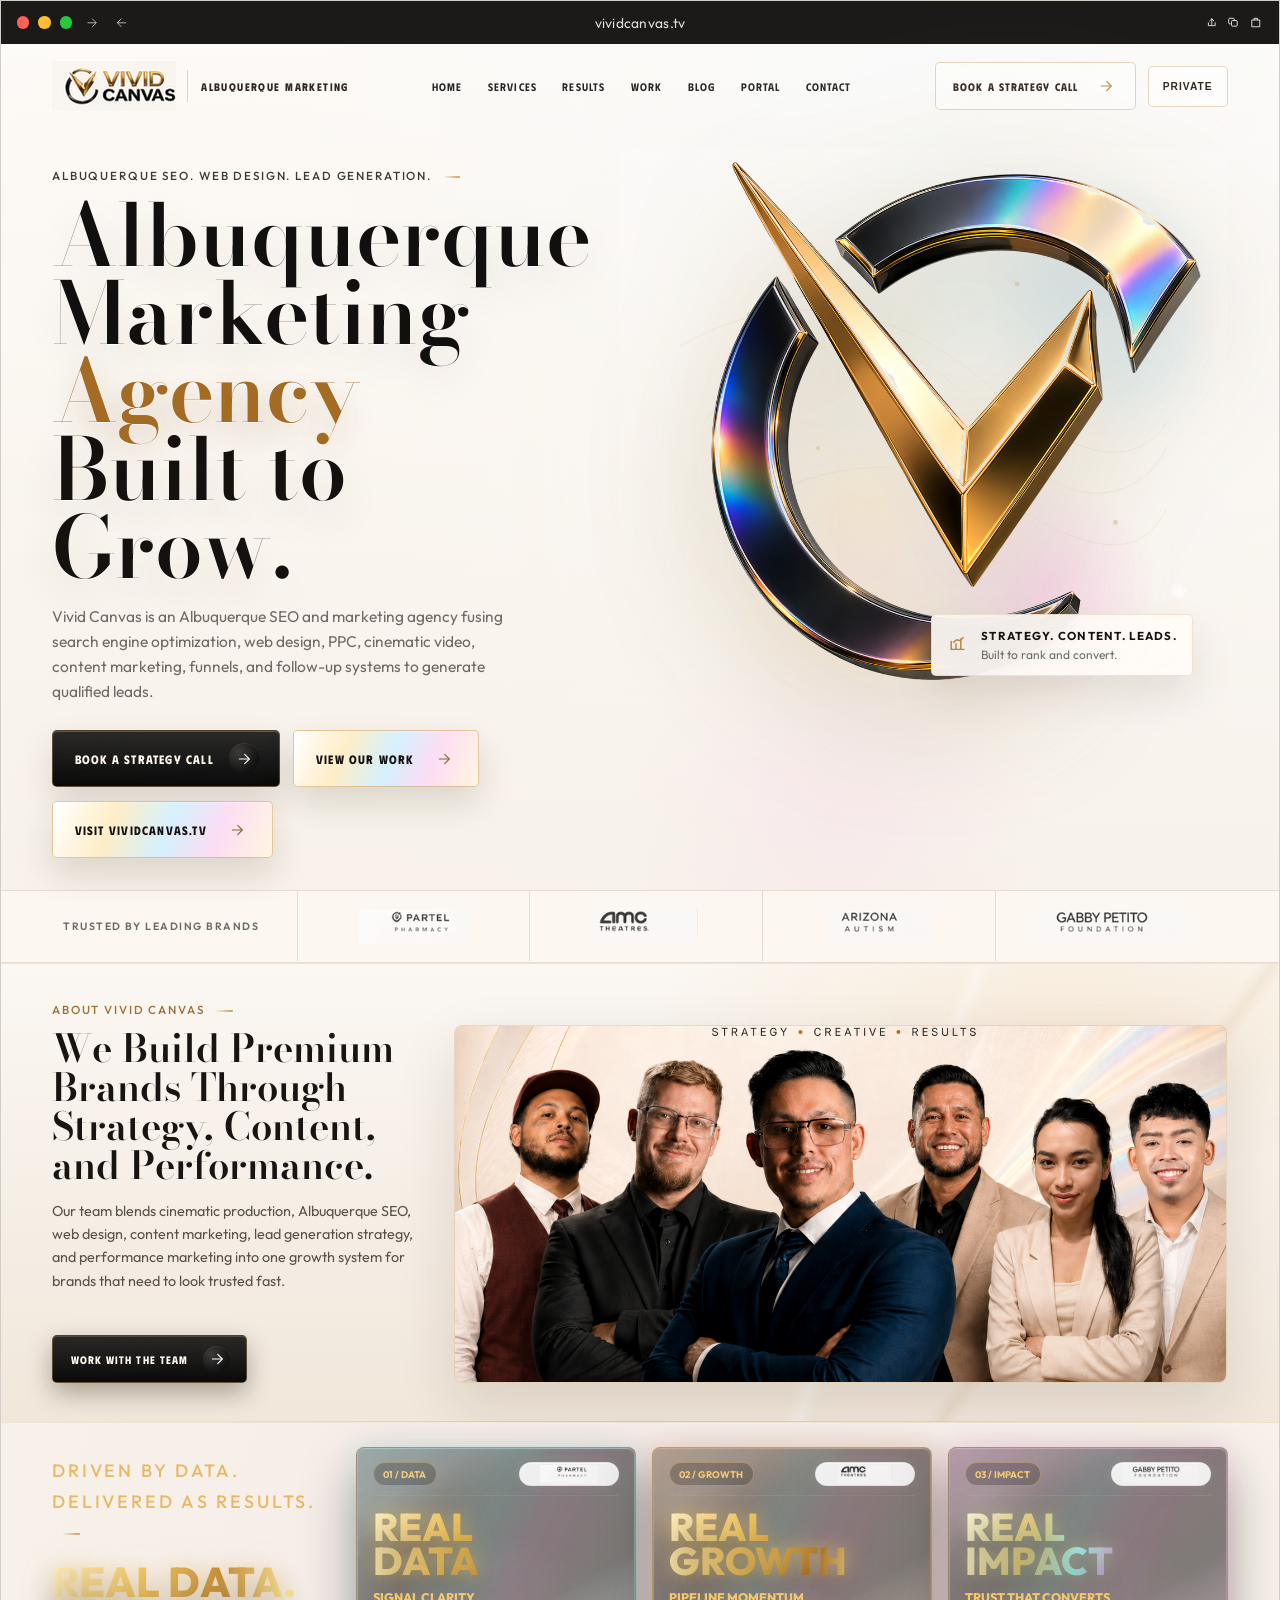
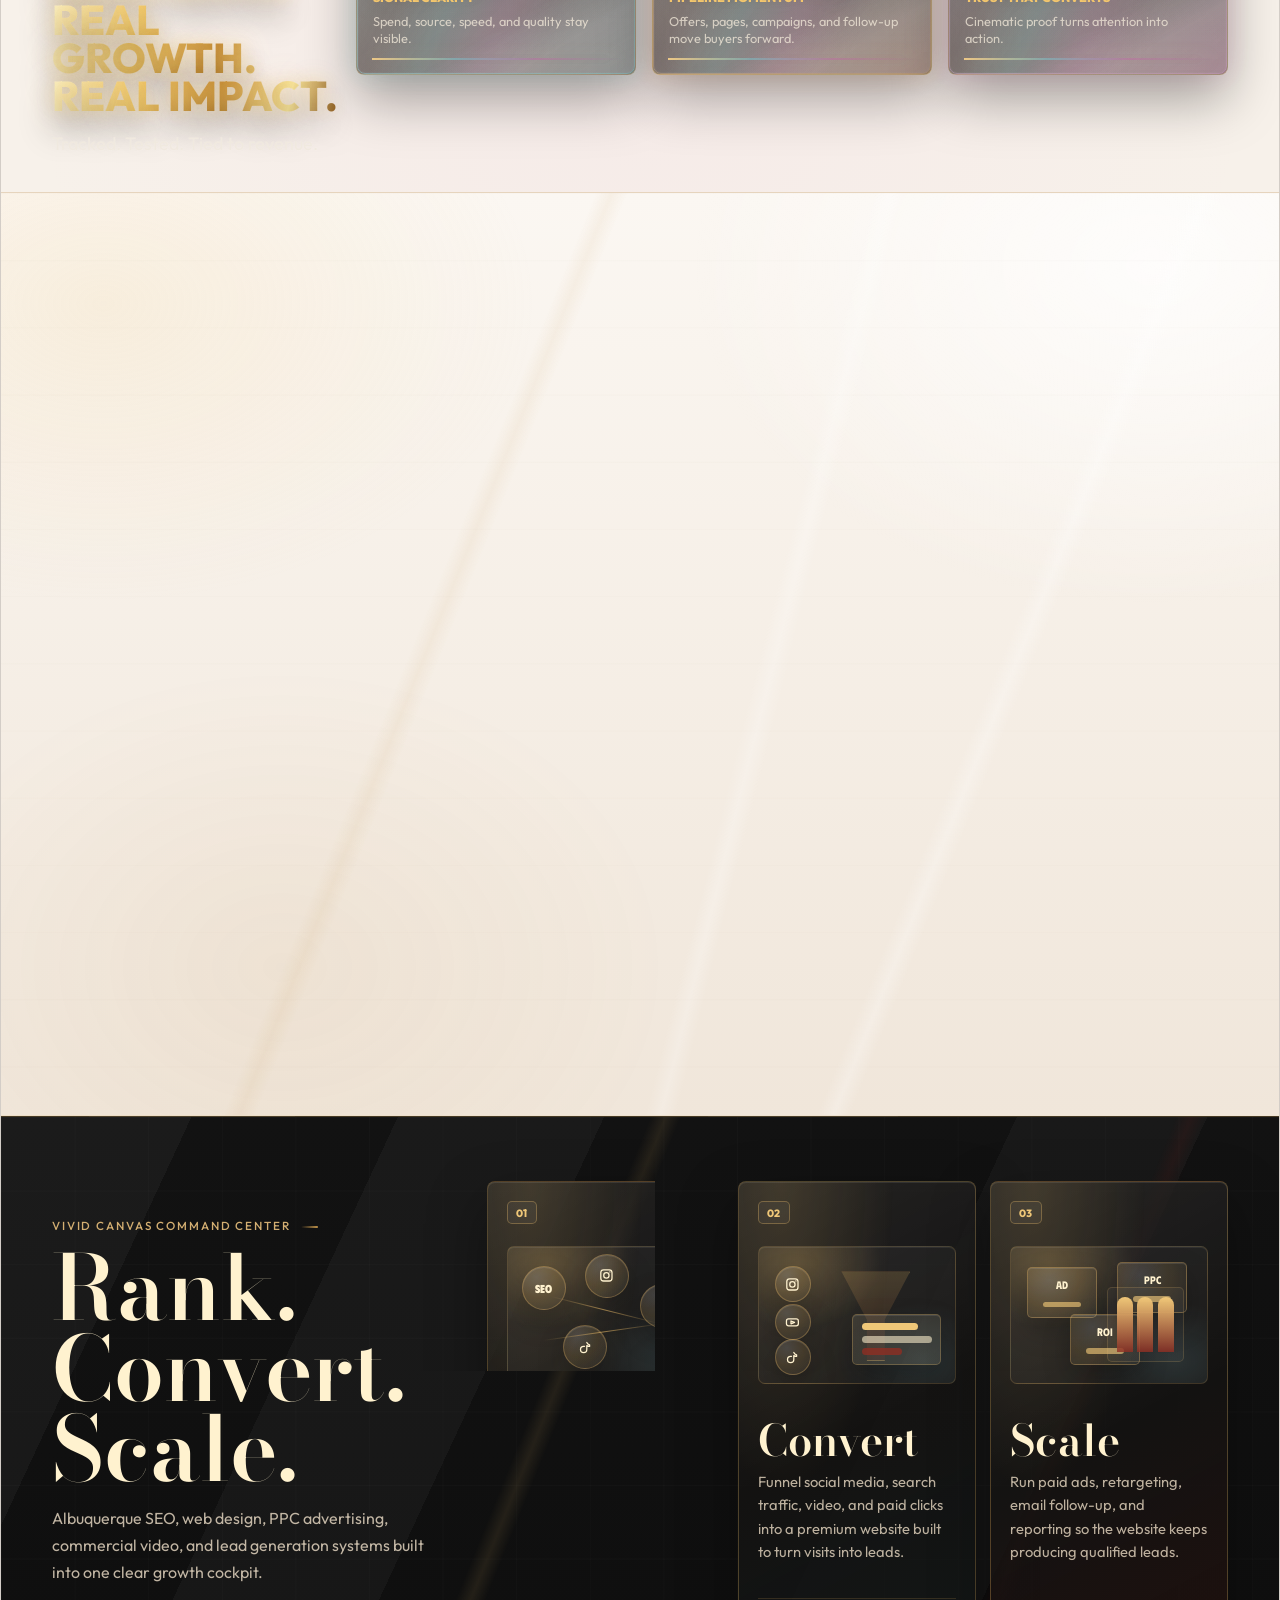
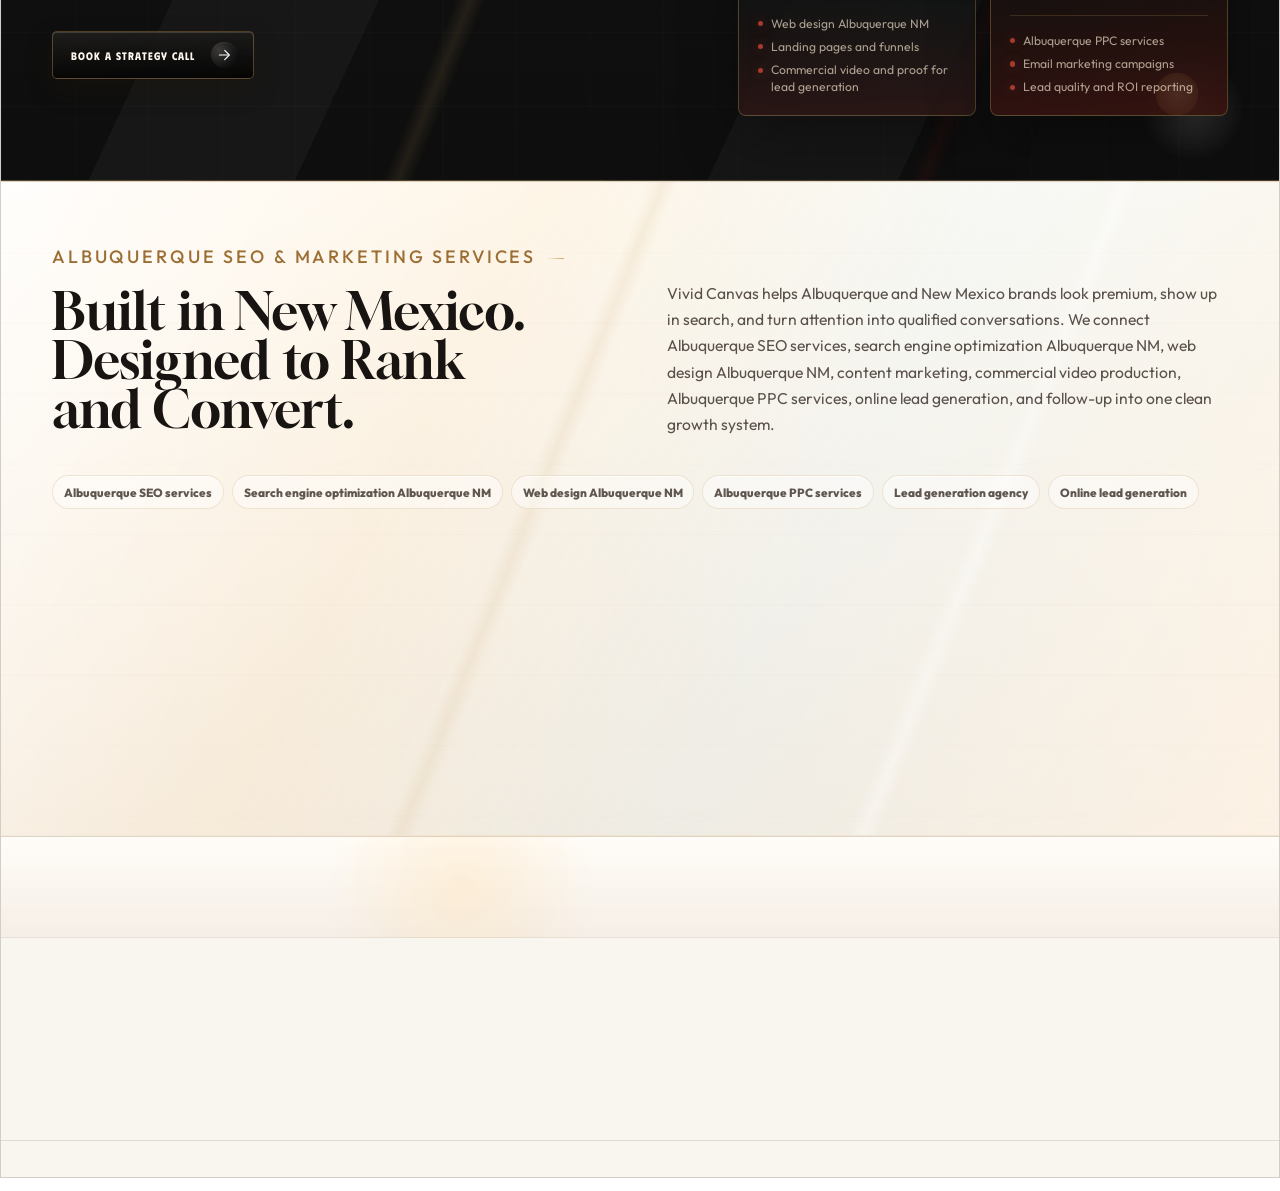
<file: index.html>
<!DOCTYPE html>
<html lang="en">
  <head>
    <meta charset="UTF-8" />
    <meta name="viewport" content="width=device-width, initial-scale=1.0" />
    <title>Albuquerque SEO &amp; Marketing Agency | Vivid Canvas TV</title>
    <meta
      name="description"
      content="Vivid Canvas TV is an Albuquerque SEO and marketing agency for web design, PPC, video production, content marketing, funnels, and lead generation systems."
    />
    <meta name="robots" content="index, follow" />
    <meta name="author" content="Vivid Canvas TV, LLC" />
    <link rel="canonical" href="https://vividcanvas.tv/" />
    <meta property="og:type" content="website" />
    <meta property="og:title" content="Albuquerque SEO &amp; Marketing Agency | Vivid Canvas TV" />
    <meta
      property="og:description"
      content="Albuquerque SEO, web design, PPC, video production, content marketing, funnels, and sales enablement for New Mexico brands ready to grow."
    />
    <meta property="og:url" content="https://vividcanvas.tv/" />
    <meta property="og:site_name" content="Vivid Canvas TV" />
    <meta property="og:image" content="https://vividcanvas.tv/assets/hero-emblem-cutout.png" />
    <meta name="twitter:card" content="summary_large_image" />
    <meta name="twitter:title" content="Albuquerque SEO &amp; Marketing Agency | Vivid Canvas TV" />
    <meta
      name="twitter:description"
      content="Premium Albuquerque SEO, web design, PPC, video marketing, and lead generation systems for brands ready to grow."
    />
    <link rel="preconnect" href="https://fonts.googleapis.com" />
    <link rel="preconnect" href="https://fonts.gstatic.com" crossorigin />
    <link
      href="https://fonts.googleapis.com/css2?family=Bodoni+Moda:opsz,wght@6..96,500;6..96,600;6..96,700&family=Gloock&family=Outfit:wght@300;400;500;600;700&family=Phudu:wght@500;600;700;800&display=swap"
      rel="stylesheet"
    />
    <link rel="stylesheet" href="styles.css?v=hero-command-2" />
    <script type="application/ld+json">
      {
        "@context": "https://schema.org",
        "@type": ["ProfessionalService", "LocalBusiness"],
        "@id": "https://vividcanvas.tv/#business",
        "name": "Vivid Canvas TV, LLC",
        "url": "https://vividcanvas.tv/",
        "image": "https://vividcanvas.tv/assets/hero-emblem-cutout.png",
        "email": "charlie@vividcanvas.tv",
        "telephone": "+15054929404",
        "founder": {
          "@type": "Person",
          "name": "Charlie Montoya"
        },
        "areaServed": [
          {
            "@type": "City",
            "name": "Albuquerque"
          },
          {
            "@type": "State",
            "name": "New Mexico"
          }
        ],
        "address": {
          "@type": "PostalAddress",
          "addressLocality": "Albuquerque",
          "addressRegion": "NM",
          "addressCountry": "US"
        },
        "description": "Albuquerque SEO and marketing agency specializing in search engine optimization, web design, PPC, video production, content marketing, funnels, and lead generation systems.",
        "sameAs": [
          "https://vividcanvas.tv/"
        ],
        "hasOfferCatalog": {
          "@type": "OfferCatalog",
          "name": "Albuquerque Marketing Services",
          "itemListElement": [
            { "@type": "Offer", "itemOffered": { "@type": "Service", "name": "Albuquerque SEO Services" } },
            { "@type": "Offer", "itemOffered": { "@type": "Service", "name": "Search Engine Optimization Albuquerque NM" } },
            { "@type": "Offer", "itemOffered": { "@type": "Service", "name": "Albuquerque Web Design" } },
            { "@type": "Offer", "itemOffered": { "@type": "Service", "name": "Albuquerque PPC Services" } },
            { "@type": "Offer", "itemOffered": { "@type": "Service", "name": "Lead Generation Systems" } },
            { "@type": "Offer", "itemOffered": { "@type": "Service", "name": "Commercial Video Production" } }
          ]
        }
      }
    </script>
  </head>
  <body>
    <svg class="icon-sprite" aria-hidden="true">
      <defs>
        <linearGradient id="gold-fill" x1="0%" y1="0%" x2="100%" y2="100%">
          <stop offset="0%" stop-color="#f8e6c0"></stop>
          <stop offset="42%" stop-color="#c99a4d"></stop>
          <stop offset="100%" stop-color="#7f5a22"></stop>
        </linearGradient>
        <linearGradient id="dark-chrome" x1="0%" y1="0%" x2="100%" y2="100%">
          <stop offset="0%" stop-color="#080808"></stop>
          <stop offset="50%" stop-color="#3a3836"></stop>
          <stop offset="100%" stop-color="#111111"></stop>
        </linearGradient>
      </defs>
      <symbol id="icon-arrow" viewBox="0 0 24 24">
        <path d="M5 12h14" fill="none" stroke="currentColor" stroke-width="1.6" stroke-linecap="round"></path>
        <path d="m13 5 7 7-7 7" fill="none" stroke="currentColor" stroke-width="1.6" stroke-linecap="round" stroke-linejoin="round"></path>
      </symbol>
      <symbol id="icon-chart" viewBox="0 0 24 24">
        <path d="M4 18V8" fill="none" stroke="currentColor" stroke-width="1.8" stroke-linecap="round"></path>
        <path d="M10 18V11" fill="none" stroke="currentColor" stroke-width="1.8" stroke-linecap="round"></path>
        <path d="M16 18V5" fill="none" stroke="currentColor" stroke-width="1.8" stroke-linecap="round"></path>
        <path d="M4 18h16" fill="none" stroke="currentColor" stroke-width="1.8" stroke-linecap="round"></path>
        <path d="m7 9 4-3 4 1 4-4" fill="none" stroke="currentColor" stroke-width="1.8" stroke-linecap="round" stroke-linejoin="round"></path>
      </symbol>
      <symbol id="icon-growth" viewBox="0 0 24 24">
        <path d="M5 18h14" fill="none" stroke="currentColor" stroke-width="1.8" stroke-linecap="round"></path>
        <path d="M6 15 10 11l3 3 5-7" fill="none" stroke="currentColor" stroke-width="1.8" stroke-linecap="round" stroke-linejoin="round"></path>
      </symbol>
      <symbol id="icon-user" viewBox="0 0 24 24">
        <circle cx="12" cy="8" r="3.2" fill="none" stroke="currentColor" stroke-width="1.8"></circle>
        <path d="M5.5 18c1.6-3.1 4.1-4.6 6.5-4.6s4.9 1.5 6.5 4.6" fill="none" stroke="currentColor" stroke-width="1.8" stroke-linecap="round"></path>
      </symbol>
      <symbol id="icon-video" viewBox="0 0 24 24">
        <rect x="4" y="6" width="12" height="12" rx="2" fill="none" stroke="currentColor" stroke-width="1.8"></rect>
        <path d="m11 10 4 2-4 2z" fill="none" stroke="currentColor" stroke-width="1.8" stroke-linejoin="round"></path>
      </symbol>
      <symbol id="icon-target" viewBox="0 0 24 24">
        <circle cx="12" cy="12" r="7" fill="none" stroke="currentColor" stroke-width="1.8"></circle>
        <circle cx="12" cy="12" r="3.2" fill="none" stroke="currentColor" stroke-width="1.8"></circle>
        <path d="M12 5V3" fill="none" stroke="currentColor" stroke-width="1.8" stroke-linecap="round"></path>
        <path d="M19 12h2" fill="none" stroke="currentColor" stroke-width="1.8" stroke-linecap="round"></path>
      </symbol>
      <symbol id="icon-strategy" viewBox="0 0 24 24">
        <path d="m6 16 2.5-4.5L12 14l2.5-5L18 11" fill="none" stroke="currentColor" stroke-width="1.8" stroke-linecap="round" stroke-linejoin="round"></path>
        <circle cx="6" cy="16" r="1.5" fill="none" stroke="currentColor" stroke-width="1.6"></circle>
        <circle cx="12" cy="14" r="1.5" fill="none" stroke="currentColor" stroke-width="1.6"></circle>
        <circle cx="18" cy="11" r="1.5" fill="none" stroke="currentColor" stroke-width="1.6"></circle>
      </symbol>
      <symbol id="icon-megaphone" viewBox="0 0 24 24">
        <path d="M5 14V10l9-4v12z" fill="none" stroke="currentColor" stroke-width="1.8" stroke-linejoin="round"></path>
        <path d="M14 9h2.4c1.8 0 3.6-.7 4.6-1.9v9.8c-1-1.2-2.8-1.9-4.6-1.9H14" fill="none" stroke="currentColor" stroke-width="1.8" stroke-linejoin="round"></path>
        <path d="m6.5 14 1.2 4.2" fill="none" stroke="currentColor" stroke-width="1.8" stroke-linecap="round"></path>
      </symbol>
      <symbol id="icon-clapper" viewBox="0 0 24 24">
        <path d="M5 8h14v10a2 2 0 0 1-2 2H7a2 2 0 0 1-2-2z" fill="none" stroke="currentColor" stroke-width="1.8"></path>
        <path d="m5 8 2-4h12l-2 4" fill="none" stroke="currentColor" stroke-width="1.8" stroke-linejoin="round"></path>
        <path d="m9 4-2 4" fill="none" stroke="currentColor" stroke-width="1.8" stroke-linecap="round"></path>
        <path d="m14 4-2 4" fill="none" stroke="currentColor" stroke-width="1.8" stroke-linecap="round"></path>
      </symbol>
      <symbol id="icon-funnel" viewBox="0 0 24 24">
        <path d="M4 5h16l-6 7v5l-4 2v-7z" fill="none" stroke="currentColor" stroke-width="1.8" stroke-linejoin="round"></path>
      </symbol>
      <symbol id="icon-insight" viewBox="0 0 24 24">
        <path d="M4 18h16" fill="none" stroke="currentColor" stroke-width="1.8" stroke-linecap="round"></path>
        <path d="M6 14V9" fill="none" stroke="currentColor" stroke-width="1.8" stroke-linecap="round"></path>
        <path d="M12 14V6" fill="none" stroke="currentColor" stroke-width="1.8" stroke-linecap="round"></path>
        <path d="M18 14V11" fill="none" stroke="currentColor" stroke-width="1.8" stroke-linecap="round"></path>
        <path d="M8 6h8" fill="none" stroke="currentColor" stroke-width="1.8" stroke-linecap="round"></path>
      </symbol>
      <symbol id="icon-bullseye" viewBox="0 0 24 24">
        <circle cx="12" cy="12" r="7.5" fill="none" stroke="currentColor" stroke-width="1.8"></circle>
        <circle cx="12" cy="12" r="4" fill="none" stroke="currentColor" stroke-width="1.8"></circle>
        <circle cx="12" cy="12" r="1.2" fill="currentColor"></circle>
      </symbol>
      <symbol id="icon-compass" viewBox="0 0 24 24">
        <circle cx="12" cy="12" r="8" fill="none" stroke="currentColor" stroke-width="1.8"></circle>
        <path d="m9 15 2-6 4-2-2 6z" fill="none" stroke="currentColor" stroke-width="1.8" stroke-linejoin="round"></path>
      </symbol>
      <symbol id="icon-pencil" viewBox="0 0 24 24">
        <path d="m6 18 1.4-4.3L15.2 6a1.8 1.8 0 0 1 2.5 0l.3.3a1.8 1.8 0 0 1 0 2.5l-7.7 7.8z" fill="none" stroke="currentColor" stroke-width="1.8" stroke-linejoin="round"></path>
        <path d="M5.5 18.5h4.5" fill="none" stroke="currentColor" stroke-width="1.8" stroke-linecap="round"></path>
      </symbol>
      <symbol id="icon-rocket" viewBox="0 0 24 24">
        <path d="M12 5c4.2 1 5.9 4.5 6 8-3.5.1-7-1.8-8-6 .5-.8 1.2-1.5 2-2Z" fill="none" stroke="currentColor" stroke-width="1.8" stroke-linejoin="round"></path>
        <path d="m10 13-3 3" fill="none" stroke="currentColor" stroke-width="1.8" stroke-linecap="round"></path>
        <path d="m13 16 4 4" fill="none" stroke="currentColor" stroke-width="1.8" stroke-linecap="round"></path>
      </symbol>
      <symbol id="icon-cogs" viewBox="0 0 24 24">
        <circle cx="9" cy="14" r="3" fill="none" stroke="currentColor" stroke-width="1.8"></circle>
        <circle cx="16.5" cy="9.5" r="2.5" fill="none" stroke="currentColor" stroke-width="1.8"></circle>
        <path d="M9 9v2" fill="none" stroke="currentColor" stroke-width="1.8" stroke-linecap="round"></path>
        <path d="M9 17v2" fill="none" stroke="currentColor" stroke-width="1.8" stroke-linecap="round"></path>
        <path d="m6.4 12.6-1.4-1" fill="none" stroke="currentColor" stroke-width="1.8" stroke-linecap="round"></path>
        <path d="m12.3 16.9 1.5 1" fill="none" stroke="currentColor" stroke-width="1.8" stroke-linecap="round"></path>
        <path d="m14.5 7.3-.8-1.4" fill="none" stroke="currentColor" stroke-width="1.8" stroke-linecap="round"></path>
        <path d="m18.7 11.7 1.4.8" fill="none" stroke="currentColor" stroke-width="1.8" stroke-linecap="round"></path>
      </symbol>
      <symbol id="icon-instagram" viewBox="0 0 24 24">
        <rect x="4" y="4" width="16" height="16" rx="4" fill="none" stroke="currentColor" stroke-width="1.8"></rect>
        <circle cx="12" cy="12" r="3.8" fill="none" stroke="currentColor" stroke-width="1.8"></circle>
        <circle cx="17" cy="7" r="1" fill="currentColor"></circle>
      </symbol>
      <symbol id="icon-linkedin" viewBox="0 0 24 24">
        <path d="M6.4 9.5V18" fill="none" stroke="currentColor" stroke-width="1.8" stroke-linecap="round"></path>
        <circle cx="6.4" cy="6.3" r="1.2" fill="currentColor"></circle>
        <path d="M11 18v-4.7c0-2.2 1.1-3.7 3.2-3.7s2.8 1.6 2.8 3.7V18" fill="none" stroke="currentColor" stroke-width="1.8" stroke-linecap="round"></path>
      </symbol>
      <symbol id="icon-youtube" viewBox="0 0 24 24">
        <rect x="3.5" y="7" width="17" height="10" rx="3" fill="none" stroke="currentColor" stroke-width="1.8"></rect>
        <path d="m10 10 5 2-5 2z" fill="none" stroke="currentColor" stroke-width="1.8" stroke-linejoin="round"></path>
      </symbol>
      <symbol id="icon-tiktok" viewBox="0 0 24 24">
        <path d="M14 5c.6 1.7 2.2 3 4 3.3v2.4c-1.4 0-2.7-.4-4-1.2V15a4.5 4.5 0 1 1-4.5-4.5c.4 0 .8 0 1.2.1" fill="none" stroke="currentColor" stroke-width="1.8" stroke-linecap="round" stroke-linejoin="round"></path>
      </symbol>
      <symbol id="icon-browser-share" viewBox="0 0 24 24">
        <path d="M12 15V5" fill="none" stroke="currentColor" stroke-width="1.7" stroke-linecap="round"></path>
        <path d="m8.5 8.5 3.5-3.5 3.5 3.5" fill="none" stroke="currentColor" stroke-width="1.7" stroke-linecap="round" stroke-linejoin="round"></path>
        <path d="M6 12v5h12v-5" fill="none" stroke="currentColor" stroke-width="1.7" stroke-linecap="round" stroke-linejoin="round"></path>
      </symbol>
      <symbol id="icon-browser-copy" viewBox="0 0 24 24">
        <rect x="8" y="8" width="10" height="10" rx="2" fill="none" stroke="currentColor" stroke-width="1.7"></rect>
        <path d="M6 14H5a2 2 0 0 1-2-2V6a2 2 0 0 1 2-2h6a2 2 0 0 1 2 2v1" fill="none" stroke="currentColor" stroke-width="1.7" stroke-linecap="round"></path>
      </symbol>
      <symbol id="icon-browser-box" viewBox="0 0 24 24">
        <path d="M5 7h14v12H5z" fill="none" stroke="currentColor" stroke-width="1.7"></path>
        <path d="M9 7V4h6v3" fill="none" stroke="currentColor" stroke-width="1.7" stroke-linecap="round"></path>
      </symbol>
    </svg>

    <div class="browser-shell">
      <div class="browser-bar">
        <div class="browser-left">
          <span class="traffic red"></span>
          <span class="traffic amber"></span>
          <span class="traffic green"></span>
          <button class="browser-nav" aria-label="Back">
            <svg><use href="#icon-arrow"></use></svg>
          </button>
          <button class="browser-nav forward" aria-label="Forward">
            <svg><use href="#icon-arrow"></use></svg>
          </button>
        </div>
        <div class="browser-title">vividcanvas.tv</div>
        <div class="browser-actions">
          <svg><use href="#icon-browser-share"></use></svg>
          <svg><use href="#icon-browser-copy"></use></svg>
          <svg><use href="#icon-browser-box"></use></svg>
        </div>
      </div>

      <main class="site">
        <section class="hero" id="home">
          <header class="site-header">
            <a class="brand" href="https://vividcanvas.tv/" aria-label="Vivid Canvas">
              <img class="brand-image" src="assets/logo-vivid.png" alt="Vivid Canvas" />
              <span class="brand-service">Albuquerque Marketing</span>
            </a>

            <nav class="main-nav" aria-label="Primary">
              <a href="#home">Home</a>
              <a href="#services">Services</a>
              <a href="#growth-proof">Results</a>
              <a href="content-gallery/index.html#vc-work">Work</a>
              <a href="blog/index.html">Blog</a>
              <a href="portal-dashboard.html" data-protected-link>Portal</a>
              <a href="#contact">Contact</a>
            </nav>

            <div class="header-actions">
              <a class="button secondary large-nav-cta" href="https://vividcanvas.tv/pages/contact">
                <span>Book a Strategy Call</span>
                <span class="button-arrow plain">
                  <svg><use href="#icon-arrow"></use></svg>
                </span>
              </a>

              <div class="private-access" data-access-gate>
                <button class="private-toggle" type="button" aria-expanded="false" data-access-toggle>Private</button>
                <div class="private-panel" data-access-panel>
                  <form data-access-form>
                    <label for="private-password">Password</label>
                    <div class="private-row">
                      <input id="private-password" type="password" autocomplete="current-password" placeholder="Enter password" data-access-input />
                      <button type="submit">Open</button>
                    </div>
                    <p class="private-error" data-access-error></p>
                  </form>
                  <div class="private-links" data-access-links data-dashboard-url="portal-dashboard.html" data-route-url="scottsdale-clinic-route-tracker.html"></div>
                </div>
              </div>
            </div>
          </header>

          <div class="hero-grid section-pad">
            <div class="hero-copy">
              <p class="eyebrow">Albuquerque SEO. Web Design. Lead Generation.</p>
              <h1>
                <span class="hero-line luxury-line"><span>Albuquerque</span> <span>Marketing</span></span>
                <span class="hero-line highlight">Agency</span>
                <span class="hero-line">Built to Grow.</span>
              </h1>
              <p class="hero-text">
                Vivid Canvas is an Albuquerque SEO and marketing agency fusing
                search engine optimization, web design, PPC, cinematic video,
                content marketing, funnels, and follow-up systems to generate
                qualified leads.
              </p>
              <div class="button-row">
                <a class="button primary" href="https://vividcanvas.tv/pages/contact">
                  <span>Book a Strategy Call</span>
                  <span class="button-arrow">
                    <svg><use href="#icon-arrow"></use></svg>
                  </span>
                </a>
                <a class="button iridescent" href="content-gallery/index.html#vc-work">
                  <span>View Our Work</span>
                  <span class="button-arrow plain">
                    <svg><use href="#icon-arrow"></use></svg>
                  </span>
                </a>
                <a class="button iridescent main-site-cta" href="https://vividcanvas.tv/">
                  <span>Visit VividCanvas.TV</span>
                  <span class="button-arrow plain">
                    <svg><use href="#icon-arrow"></use></svg>
                  </span>
                </a>
              </div>
            </div>

            <div class="hero-art" aria-hidden="true">
              <div class="hero-lines"></div>
              <div class="hero-grid-glow"></div>
              <img src="assets/hero-emblem-cutout.png" alt="" class="hero-emblem" />
              <div class="hero-stat">
                <svg class="icon"><use href="#icon-chart"></use></svg>
                <div>
                  <strong>Strategy. Content. Leads.</strong>
                  <span>Built to rank and convert.</span>
                </div>
              </div>
            </div>
          </div>

          <div class="client-strip section-pad">
            <div class="client-heading">Trusted by Leading Brands</div>
            <div class="client-logo logo-partel">
              <img src="assets/logo-partel.png" alt="Partel Pharmacy" />
            </div>
            <div class="client-logo logo-amc">
              <img src="assets/logo-amc.png" alt="AMC Theatres" />
            </div>
            <div class="client-logo logo-arizona">
              <img src="assets/logo-arizona.png" alt="Arizona Autism" />
            </div>
            <div class="client-logo logo-gabby">
              <img src="assets/logo-gabby.png" alt="Gabby Petito Foundation" />
            </div>
          </div>
        </section>

        <section class="team-proof section-light" id="team" aria-labelledby="team-proof-title">
          <div class="section-pad team-proof-wrap">
            <div class="team-proof-copy">
              <p class="eyebrow">About Vivid Canvas</p>
              <h2 id="team-proof-title">We Build Premium Brands Through Strategy, Content, and Performance.</h2>
              <p>
                Our team blends cinematic production, Albuquerque SEO, web
                design, content marketing, lead generation strategy, and
                performance marketing into one growth system for brands that
                need to look trusted fast.
              </p>
              <a class="button primary compact" href="https://vividcanvas.tv/pages/contact">
                <span>Work With the Team</span>
                <span class="button-arrow">
                  <svg><use href="#icon-arrow"></use></svg>
                </span>
              </a>
            </div>
            <div class="team-proof-visual">
              <img src="assets/team-vivid-group.png" alt="Vivid Canvas team portrait" />
            </div>
          </div>
        </section>

        <section class="results-band section-dark" id="growth-proof">
          <div class="section-pad results-grid">
            <div class="section-lead dark-lead">
              <p class="eyebrow gold-tone">Driven by Data. Delivered as Results.</p>
              <h2>
                <span>Real Data.</span>
                <span>Real Growth.</span>
                <span>Real Impact.</span>
              </h2>
              <p class="results-copy">
                Tracked. Tested. Tied to revenue.
              </p>
              <div class="lead-accent"></div>
            </div>

            <article class="metric-card metric-card-data">
              <div class="metric-card-head">
                <span class="metric-label">01 / Data</span>
                <img class="metric-client-logo" src="assets/logo-partel.png" alt="Partel Pharmacy" />
              </div>
              <strong>Real<br />Data</strong>
              <h3>Signal Clarity</h3>
              <p>Spend, source, speed, and quality stay visible.</p>
            </article>

            <article class="metric-card metric-card-growth">
              <div class="metric-card-head">
                <span class="metric-label">02 / Growth</span>
                <img class="metric-client-logo" src="assets/logo-amc.png" alt="AMC Theatres" />
              </div>
              <strong>Real<br />Growth</strong>
              <h3>Pipeline Momentum</h3>
              <p>Offers, pages, campaigns, and follow-up move buyers forward.</p>
            </article>

            <article class="metric-card metric-card-impact">
              <div class="metric-card-head">
                <span class="metric-label">03 / Impact</span>
                <img class="metric-client-logo" src="assets/logo-gabby.png" alt="Gabby Petito Foundation" />
              </div>
              <strong>Real<br />Impact</strong>
              <h3>Trust That Converts</h3>
              <p>Cinematic proof turns attention into action.</p>
            </article>
          </div>
        </section>

        <section class="services services-showcase section-light" id="services">
          <div class="section-pad services-showcase-grid">
            <div class="section-lead services-showcase-lead">
              <div class="services-brand-pill">
                <img src="assets/logo-vivid.png" alt="Vivid Canvas" />
                <span>Strategy • Creative • Results</span>
              </div>
              <p class="eyebrow">What We Do</p>
              <h2>
                <span>Strategy,</span>
                <span>Creativity,</span>
                <span>Performance.</span>
              </h2>
              <p>
                Vivid Canvas connects Albuquerque SEO services, web design,
                PPC advertising, commercial video, content marketing, sales
                process, and follow-up systems into one growth engine.
              </p>
              <div class="services-signal-strip">
                <span>Strategy • Creativity • Performance</span>
              </div>
              <div class="industry-tags" aria-label="Industries Vivid Canvas serves">
                <span>Medical Clinics</span>
                <span>Peptide &amp; Weight Loss</span>
                <span>Luxury Real Estate</span>
                <span>Hospitality</span>
                <span>High-Ticket Services</span>
              </div>
              <a class="button primary compact" href="#services">
                <span>Explore Our Services</span>
                <span class="button-arrow">
                  <svg><use href="#icon-arrow"></use></svg>
                </span>
              </a>
            </div>

            <div class="service-collage-grid" aria-label="Strategy, creativity, and performance work in motion">
              <article class="service-photo-card card-strategy">
                <img src="assets/services-strategy-planning.jpg" alt="Hands reviewing strategy notes, campaign plans, and color samples" />
                <div class="service-photo-copy">
                  <span><svg class="icon"><use href="#icon-strategy"></use></svg>Strategy</span>
                  <h3>Marketing Strategy</h3>
                  <p>Positioning, offers, search intent, roadmaps, and market logic.</p>
                </div>
              </article>
              <article class="service-photo-card card-creative card-tall">
                <img src="assets/services-creative-production.jpg" alt="Camera operator filming a production scene from behind" />
                <div class="service-photo-copy">
                  <span><svg class="icon"><use href="#icon-clapper"></use></svg>Creative</span>
                  <h3>Creative Production</h3>
                  <p>Content, brand films, interviews, and campaign assets.</p>
                </div>
              </article>
              <article class="service-photo-card card-performance">
                <img src="assets/services-performance-dashboard.jpg" alt="Dark analytics dashboard on a laptop with campaign charts" />
                <div class="service-photo-copy">
                  <span><svg class="icon"><use href="#icon-insight"></use></svg>Performance</span>
                  <h3>PPC &amp; Paid Media</h3>
                  <p>Albuquerque PPC services across the channels that fit the market.</p>
                </div>
              </article>
              <article class="service-photo-card card-merch">
                <img src="assets/services-merch-packaging.jpg" alt="Hands packing premium Vivid Canvas merchandise" />
                <div class="service-photo-copy">
                  <span><svg class="icon"><use href="#icon-bullseye"></use></svg>Brand</span>
                  <h3>Brand Positioning</h3>
                  <p>Proof and polish that make the company easier to trust.</p>
                </div>
              </article>
              <article class="service-signal-panel">
                <img src="assets/services-iridescent-ribbon.jpg" alt="" />
                <div>
                  <span>Vivid Canvas Operating System</span>
                  <strong>Strategy • Creativity • Performance</strong>
                </div>
              </article>
              <article class="service-photo-card card-phone">
                <img src="assets/services-content-phone.jpg" alt="A hand reviewing content on a phone with iridescent light streaks" />
                <div class="service-photo-copy">
                  <span><svg class="icon"><use href="#icon-funnel"></use></svg>Funnels</span>
                  <h3>Web Design &amp; Funnels</h3>
                  <p>Albuquerque web design built as a conversion tool.</p>
                </div>
              </article>
              <article class="service-photo-card card-wide">
                <img src="assets/services-boardroom.jpg" alt="Team meeting at a conference table with campaign materials" />
                <div class="service-photo-copy">
                  <span><svg class="icon"><use href="#icon-megaphone"></use></svg>Enablement</span>
                  <h3>Sales Enablement</h3>
                  <p>Scripts, case studies, follow-ups, and assets that make closing easier.</p>
                </div>
              </article>
              <article class="service-photo-card card-signage">
                <img src="assets/services-signage.jpg" alt="Vivid Canvas sign glowing on a dark exterior wall" />
                <div class="service-photo-copy">
                  <span><svg class="icon"><use href="#icon-compass"></use></svg>Authority</span>
                  <h3>SEO &amp; Conversion Optimization</h3>
                  <p>Search engine optimization, testing, and reporting that sharpen the path to action.</p>
                </div>
              </article>
            </div>
          </div>
        </section>

        <section class="growth-command section-dark" id="creative-systems" aria-labelledby="growth-command-title">
          <div class="section-pad growth-command-grid">
            <div class="growth-command-lead">
              <p class="eyebrow gold-tone">Vivid Canvas Command Center</p>
              <h2 id="growth-command-title">Rank. Convert. Scale.</h2>
              <p>
                Albuquerque SEO, web design, PPC advertising, commercial video,
                and lead generation systems built into one clear growth cockpit.
              </p>
              <a class="button primary compact" href="https://vividcanvas.tv/pages/contact">
                <span>Book a Strategy Call</span>
                <span class="button-arrow"><svg><use href="#icon-arrow"></use></svg></span>
              </a>
            </div>

            <div class="growth-command-cards" aria-label="Vivid Canvas growth system">
              <article class="growth-card">
                <span class="growth-card-number">01</span>
                <div class="growth-visual rank-visual" aria-hidden="true">
                  <span class="social-node node-google">SEO</span>
                  <span class="social-node node-instagram"><svg class="icon"><use href="#icon-instagram"></use></svg></span>
                  <span class="social-node node-youtube"><svg class="icon"><use href="#icon-youtube"></use></svg></span>
                  <span class="social-node node-tiktok"><svg class="icon"><use href="#icon-tiktok"></use></svg></span>
                  <span class="rank-line line-one"></span>
                  <span class="rank-line line-two"></span>
                </div>
                <h3>Rank</h3>
                <p>
                  Rank on search and your favorite social platforms with
                  Albuquerque SEO, local content, and authority signals.
                </p>
                <ul>
                  <li>Search engine optimization Albuquerque NM</li>
                  <li>Social search, local SEO, and authority content</li>
                  <li>High-intent service pages for Albuquerque buyers</li>
                </ul>
              </article>

              <article class="growth-card">
                <span class="growth-card-number">02</span>
                <div class="growth-visual convert-visual" aria-hidden="true">
                  <span class="source-dot source-one"><svg class="icon"><use href="#icon-instagram"></use></svg></span>
                  <span class="source-dot source-two"><svg class="icon"><use href="#icon-youtube"></use></svg></span>
                  <span class="source-dot source-three"><svg class="icon"><use href="#icon-tiktok"></use></svg></span>
                  <span class="funnel-shape"></span>
                  <span class="website-card">
                    <i></i>
                    <b></b>
                    <em></em>
                  </span>
                </div>
                <h3>Convert</h3>
                <p>
                  Funnel social media, search traffic, video, and paid clicks
                  into a premium website built to turn visits into leads.
                </p>
                <ul>
                  <li>Web design Albuquerque NM</li>
                  <li>Landing pages and funnels</li>
                  <li>Commercial video and proof for lead generation</li>
                </ul>
              </article>

              <article class="growth-card">
                <span class="growth-card-number">03</span>
                <div class="growth-visual scale-visual" aria-hidden="true">
                  <span class="ad-card ad-one">
                    <b>Ad</b>
                    <i></i>
                  </span>
                  <span class="ad-card ad-two">
                    <b>PPC</b>
                    <i></i>
                  </span>
                  <span class="ad-card ad-three">
                    <b>ROI</b>
                    <i></i>
                  </span>
                  <span class="scale-graph"><i></i><i></i><i></i></span>
                </div>
                <h3>Scale</h3>
                <p>
                  Run paid ads, retargeting, email follow-up, and reporting so
                  the website keeps producing qualified leads.
                </p>
                <ul>
                  <li>Albuquerque PPC services</li>
                  <li>Email marketing campaigns</li>
                  <li>Lead quality and ROI reporting</li>
                </ul>
              </article>
            </div>
          </div>
        </section>

        <section class="local-market section-light" id="albuquerque-marketing">
          <div class="section-pad local-market-grid">
            <div class="section-lead">
              <p class="eyebrow">Albuquerque SEO &amp; Marketing Services</p>
              <h2>Built in New Mexico. Designed to Rank and Convert.</h2>
            </div>

            <div class="local-copy">
              <p>
                Vivid Canvas helps Albuquerque and New Mexico brands look
                premium, show up in search, and turn attention into qualified
                conversations. We connect Albuquerque SEO services, search
                engine optimization Albuquerque NM, web design Albuquerque NM,
                content marketing, commercial video production, Albuquerque PPC
                services, online lead generation, and follow-up into one clean
                growth system.
              </p>
            </div>

            <ul class="local-keyword-strip" aria-label="Vivid Canvas Albuquerque SEO service keywords">
              <li>Albuquerque SEO services</li>
              <li>Search engine optimization Albuquerque NM</li>
              <li>Web design Albuquerque NM</li>
              <li>Albuquerque PPC services</li>
              <li>Lead generation agency</li>
              <li>Online lead generation</li>
            </ul>

            <div class="local-cards" aria-label="Albuquerque marketing growth services">
              <article class="local-card">
                <div class="local-card-top">
                  <span class="local-card-number">01</span>
                  <span class="local-card-icon" aria-hidden="true">
                    <svg class="icon"><use href="#icon-compass"></use></svg>
                  </span>
                </div>
                <h3>Rank Locally</h3>
                <p>Albuquerque SEO services, service pages, content marketing, and search visibility for New Mexico buyers.</p>
                <ul class="local-card-points">
                  <li>Google intent</li>
                  <li>Local authority</li>
                </ul>
              </article>
              <article class="local-card">
                <div class="local-card-top">
                  <span class="local-card-number">02</span>
                  <span class="local-card-icon" aria-hidden="true">
                    <svg class="icon"><use href="#icon-bullseye"></use></svg>
                  </span>
                </div>
                <h3>Convert Faster</h3>
                <p>Premium web design, clear offers, proof, contact paths, and mobile pages built to move prospects forward.</p>
                <ul class="local-card-points">
                  <li>Proof-led pages</li>
                  <li>Clear CTAs</li>
                </ul>
              </article>
              <article class="local-card">
                <div class="local-card-top">
                  <span class="local-card-number">03</span>
                  <span class="local-card-icon" aria-hidden="true">
                    <svg class="icon"><use href="#icon-rocket"></use></svg>
                  </span>
                </div>
                <h3>Follow Up</h3>
                <p>PPC advertising, commercial video production, lead generation systems, email marketing, and ROI reporting.</p>
                <ul class="local-card-points">
                  <li>Lead response</li>
                  <li>ROI reporting</li>
                </ul>
              </article>
            </div>
          </div>
        </section>

        <section class="cta-ribbon">
          <div class="section-pad cta-grid">
            <h2>Ready to Build a Brand People Trust?</h2>
            <p>Let’s turn strategy, content, and performance into a growth system your sales team can actually use.</p>
            <a class="button primary" href="https://vividcanvas.tv/pages/contact">
              <span>Book a Strategy Call</span>
              <span class="button-arrow">
                <svg><use href="#icon-arrow"></use></svg>
              </span>
            </a>
          </div>
        </section>

        <footer class="site-footer" id="contact">
          <div class="section-pad footer-main">
            <a class="brand footer-brand" href="https://vividcanvas.tv/" aria-label="Vivid Canvas">
              <img class="brand-image" src="assets/logo-vivid.png" alt="Vivid Canvas" />
            </a>

            <div class="footer-column">
              <h3>Services</h3>
              <a href="#services">Marketing Strategy</a>
              <a href="#services">Albuquerque SEO</a>
              <a href="#services">Web Design</a>
              <a href="#services">PPC Advertising</a>
              <a href="#services">Creative Production</a>
              <a href="#services">Lead Generation</a>
              <a href="#services">Brand Positioning</a>
              <a href="#services">Sales Enablement</a>
            </div>

            <div class="footer-column">
              <h3>Company</h3>
              <a href="content-gallery/index.html#vc-work">Our Work</a>
              <a href="blog/index.html">Marketing Blog</a>
              <a href="blog/lead-generation-agency.html">Lead Generation Guide</a>
              <a href="https://vividcanvas.tv/pages/contact">Careers</a>
              <a href="https://vividcanvas.tv/pages/contact">Contact</a>
            </div>

            <div class="footer-column">
              <h3>Connect</h3>
              <a href="mailto:charlie@vividcanvas.tv">charlie@vividcanvas.tv</a>
              <a href="tel:+15054929404">(505) 492-9404</a>
              <p>vividcanvas.tv</p>
              <div class="socials">
                <a href="https://www.instagram.com/vividcanvastv/" aria-label="Instagram"><svg><use href="#icon-instagram"></use></svg></a>
                <a href="https://www.youtube.com/@vividcanvastv" aria-label="YouTube"><svg><use href="#icon-youtube"></use></svg></a>
                <a href="https://www.tiktok.com/@vividcanvastv" aria-label="TikTok"><svg><use href="#icon-tiktok"></use></svg></a>
              </div>
            </div>

            <div class="footer-card">
              <p class="eyebrow gold-tone">Vivid Canvas TV</p>
              <h3>Strategy, content, and ads built to turn attention into leads.</h3>
              <a href="https://vividcanvas.tv/">Visit the main site</a>
            </div>
          </div>

          <div class="footer-bottom section-pad">
            <span>© 2026 Vivid Canvas. All rights reserved.</span>
            <div>
              <a href="https://vividcanvas.tv/policies/privacy-policy">Privacy Policy</a>
              <a href="https://vividcanvas.tv/policies/terms-of-service">Terms of Service</a>
            </div>
          </div>
        </footer>
      </main>
    </div>
    <script src="access.js?v=hero-command-2"></script>
  </body>
</html>
</file>
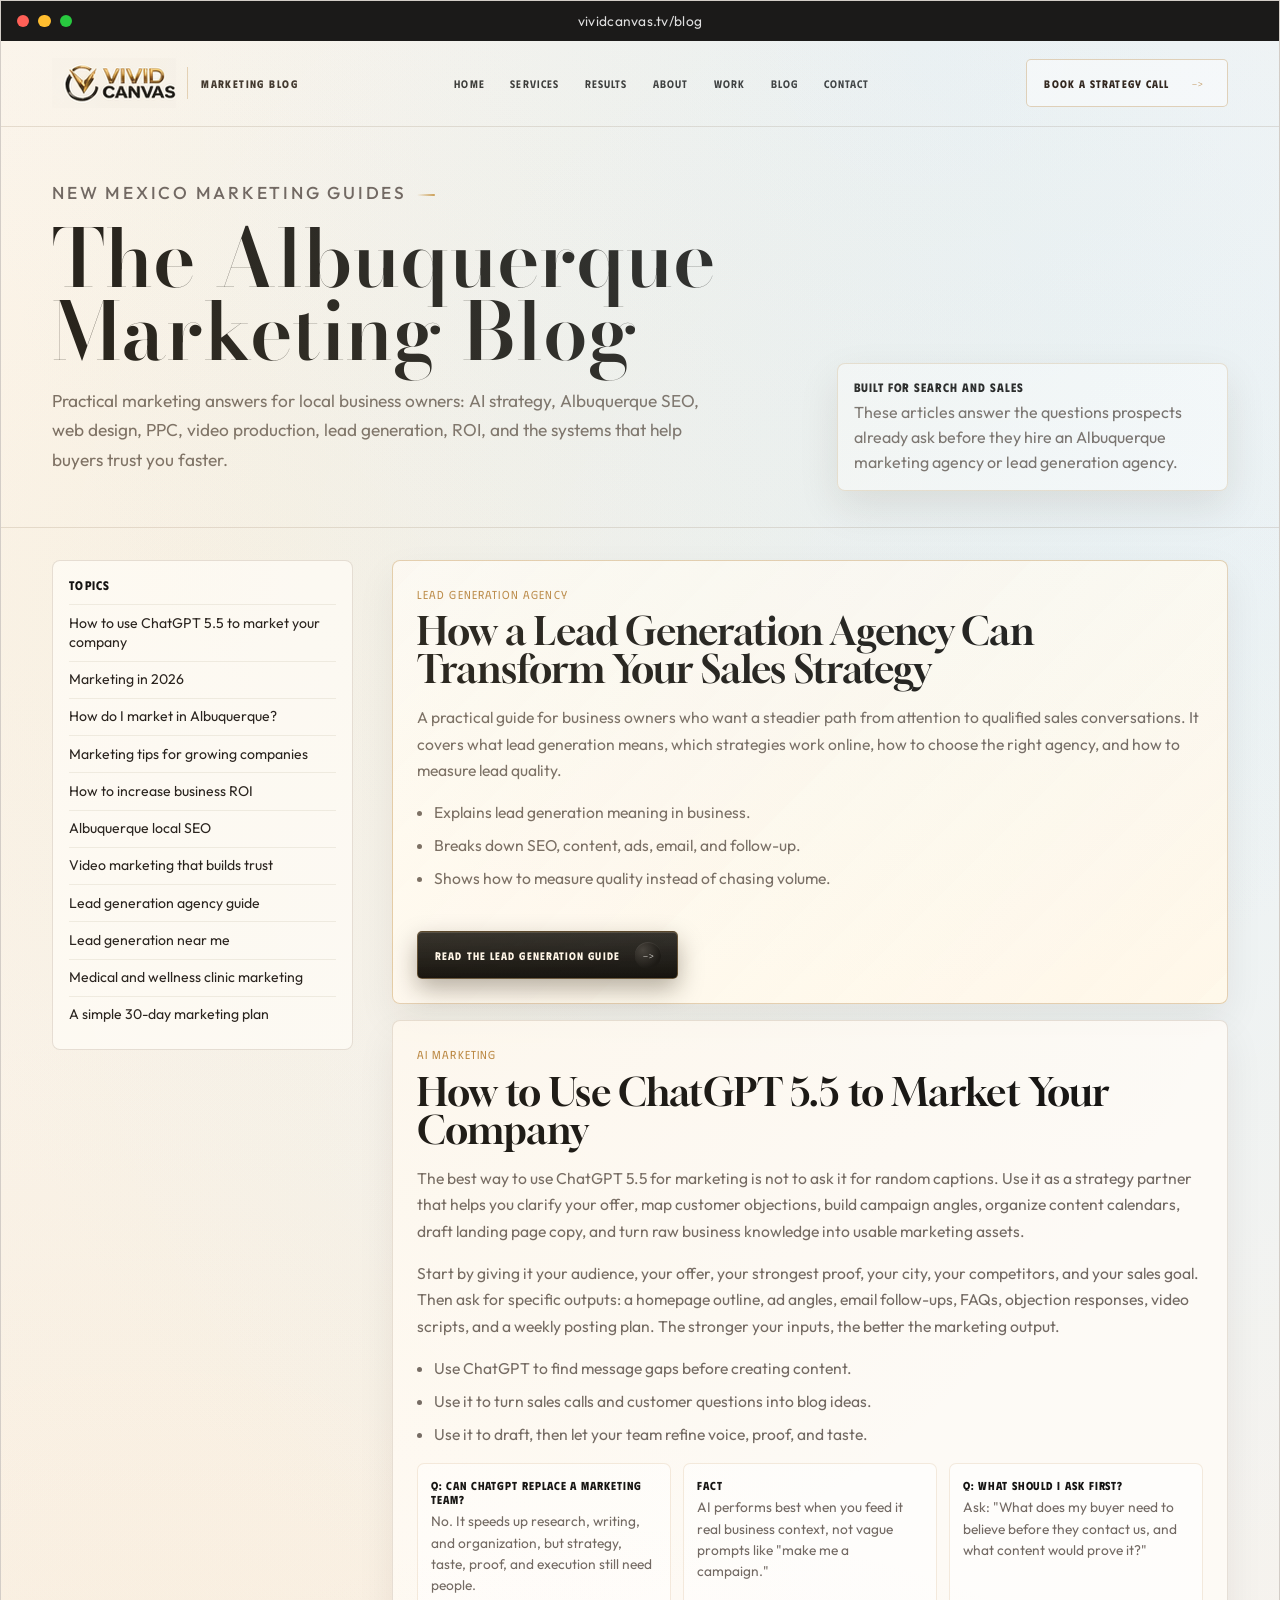
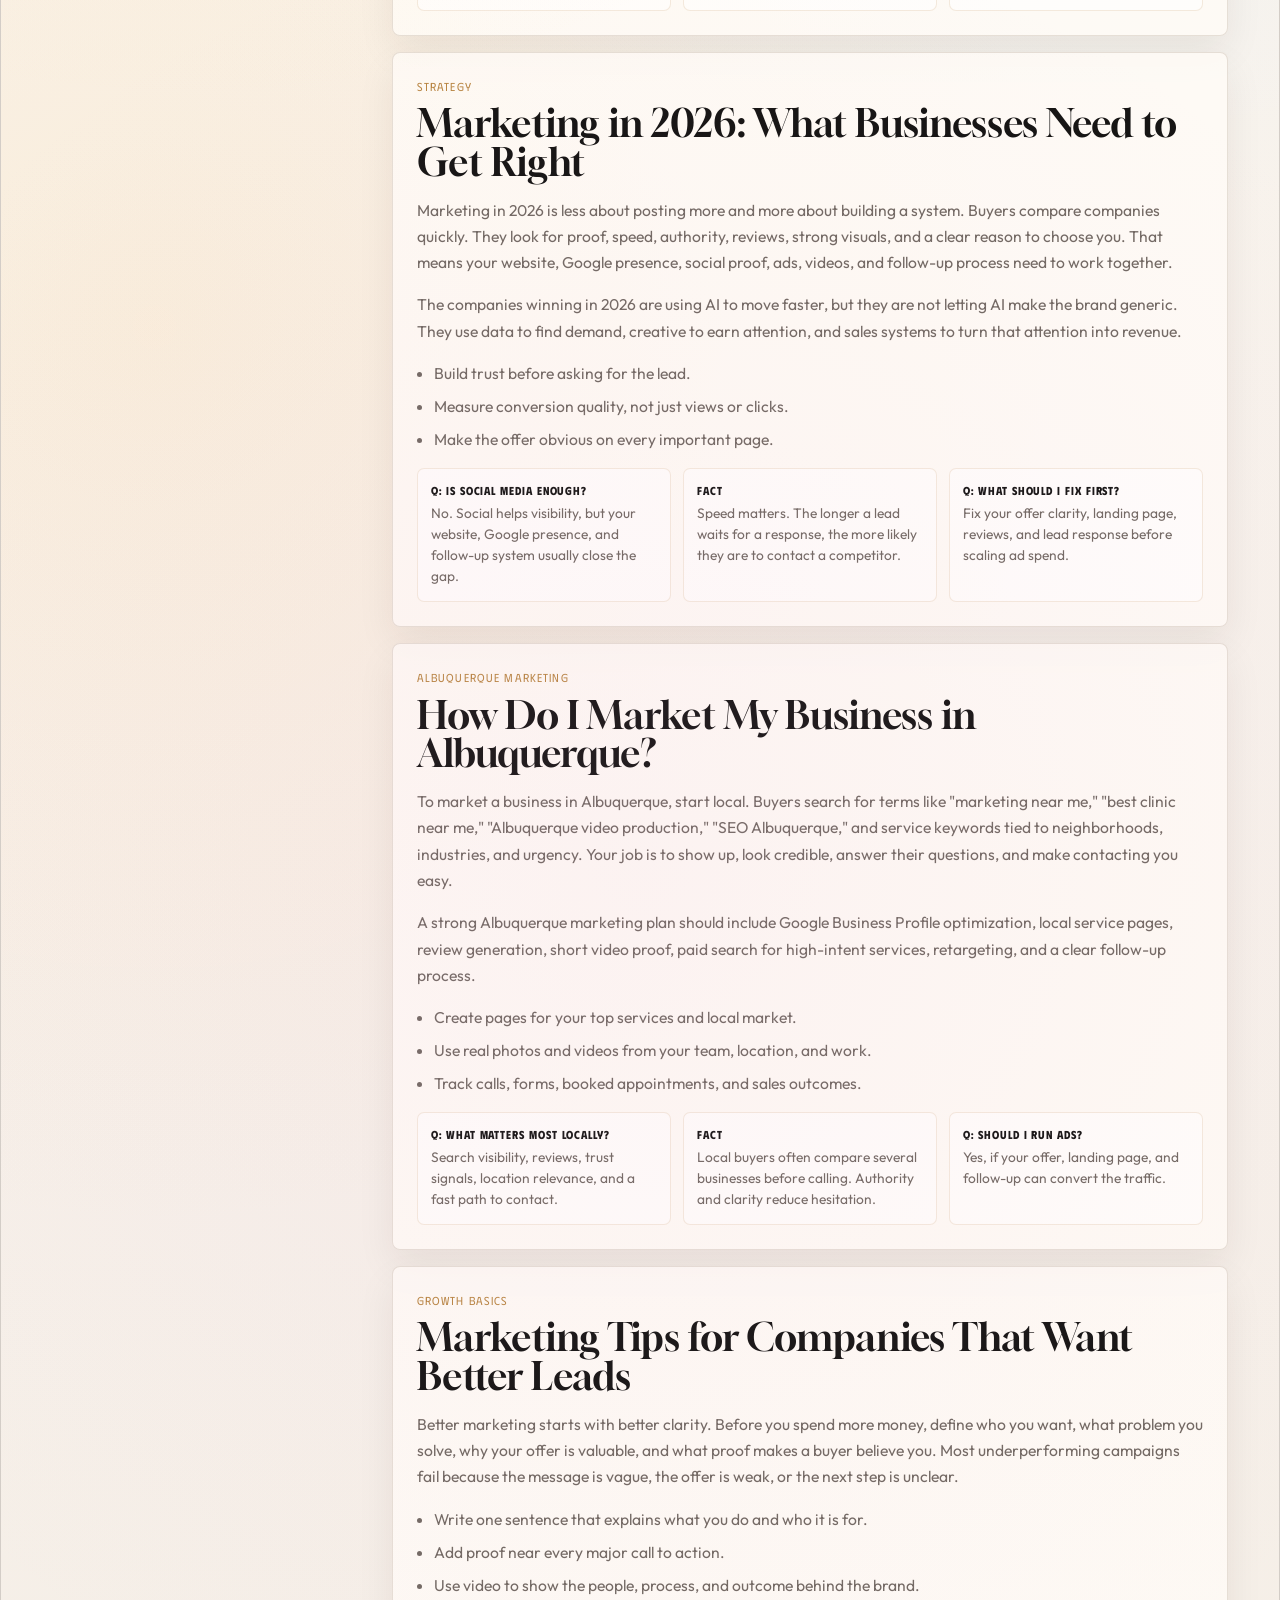
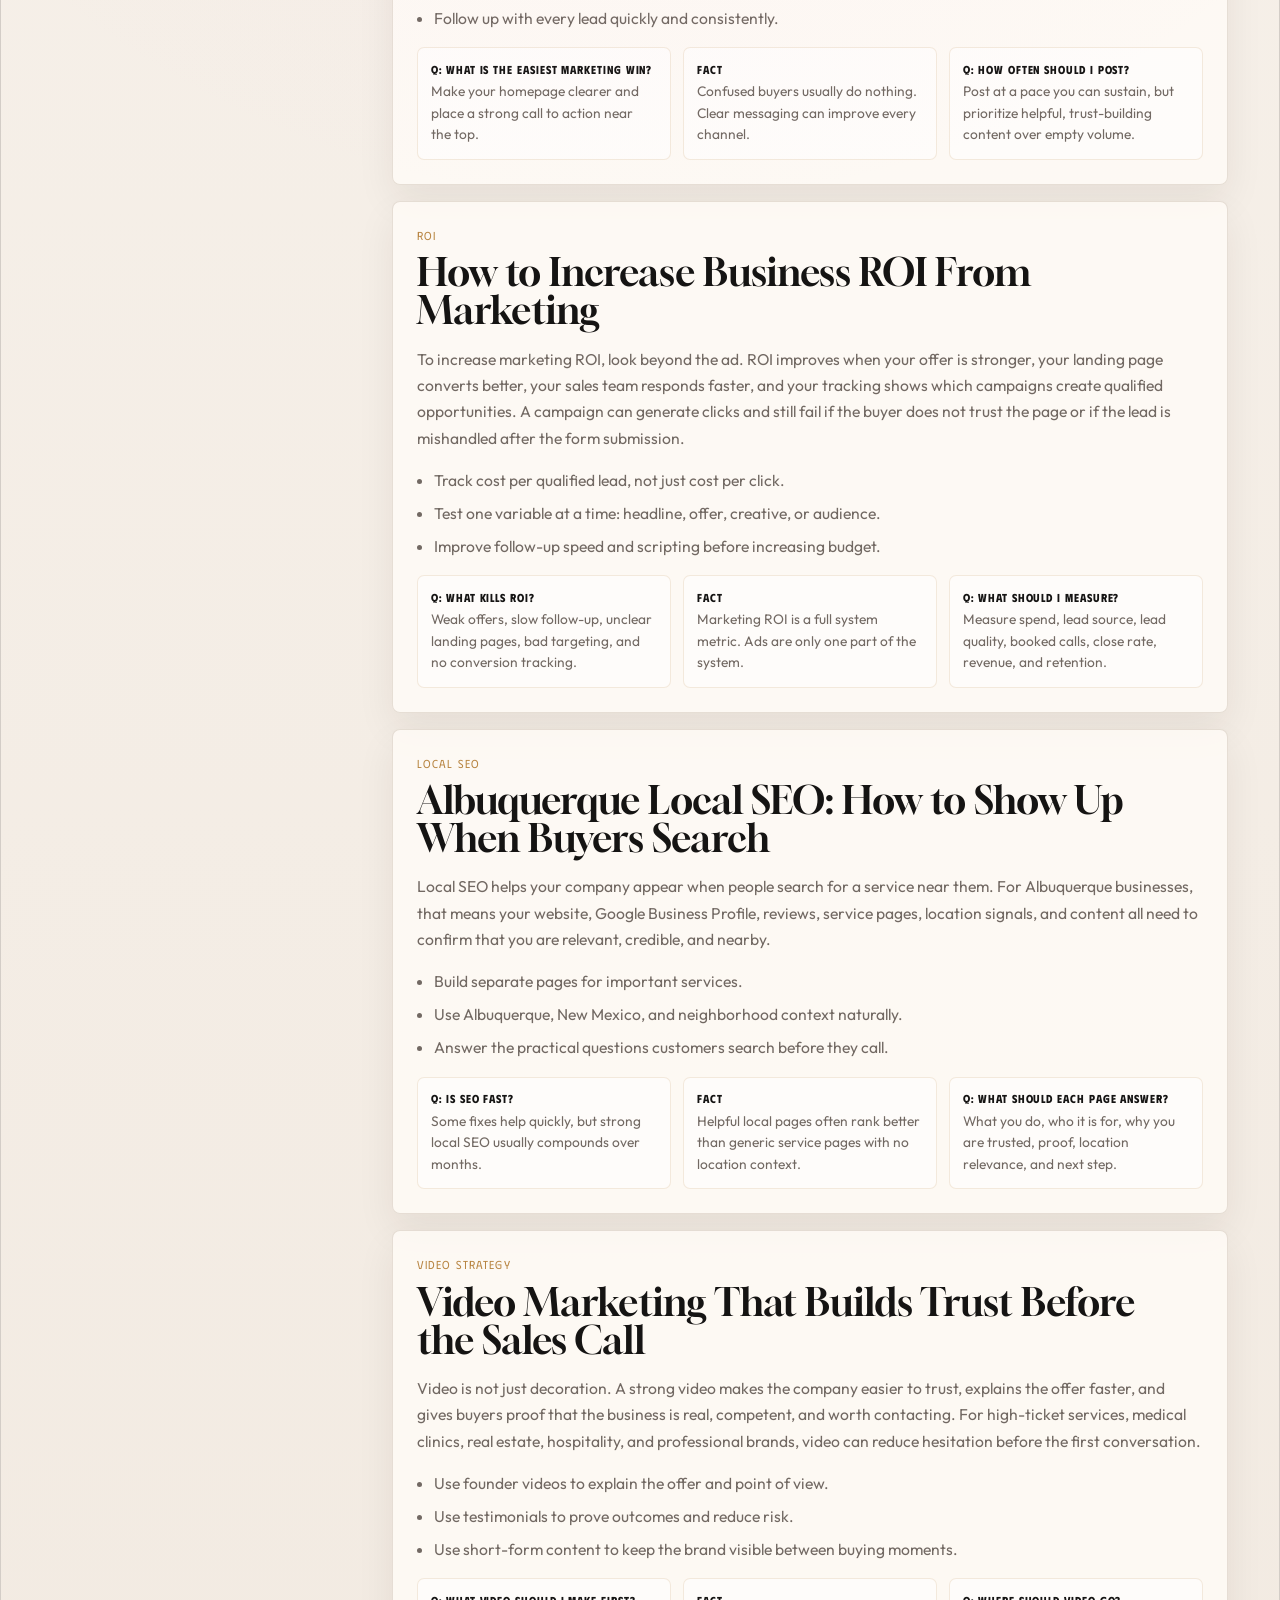
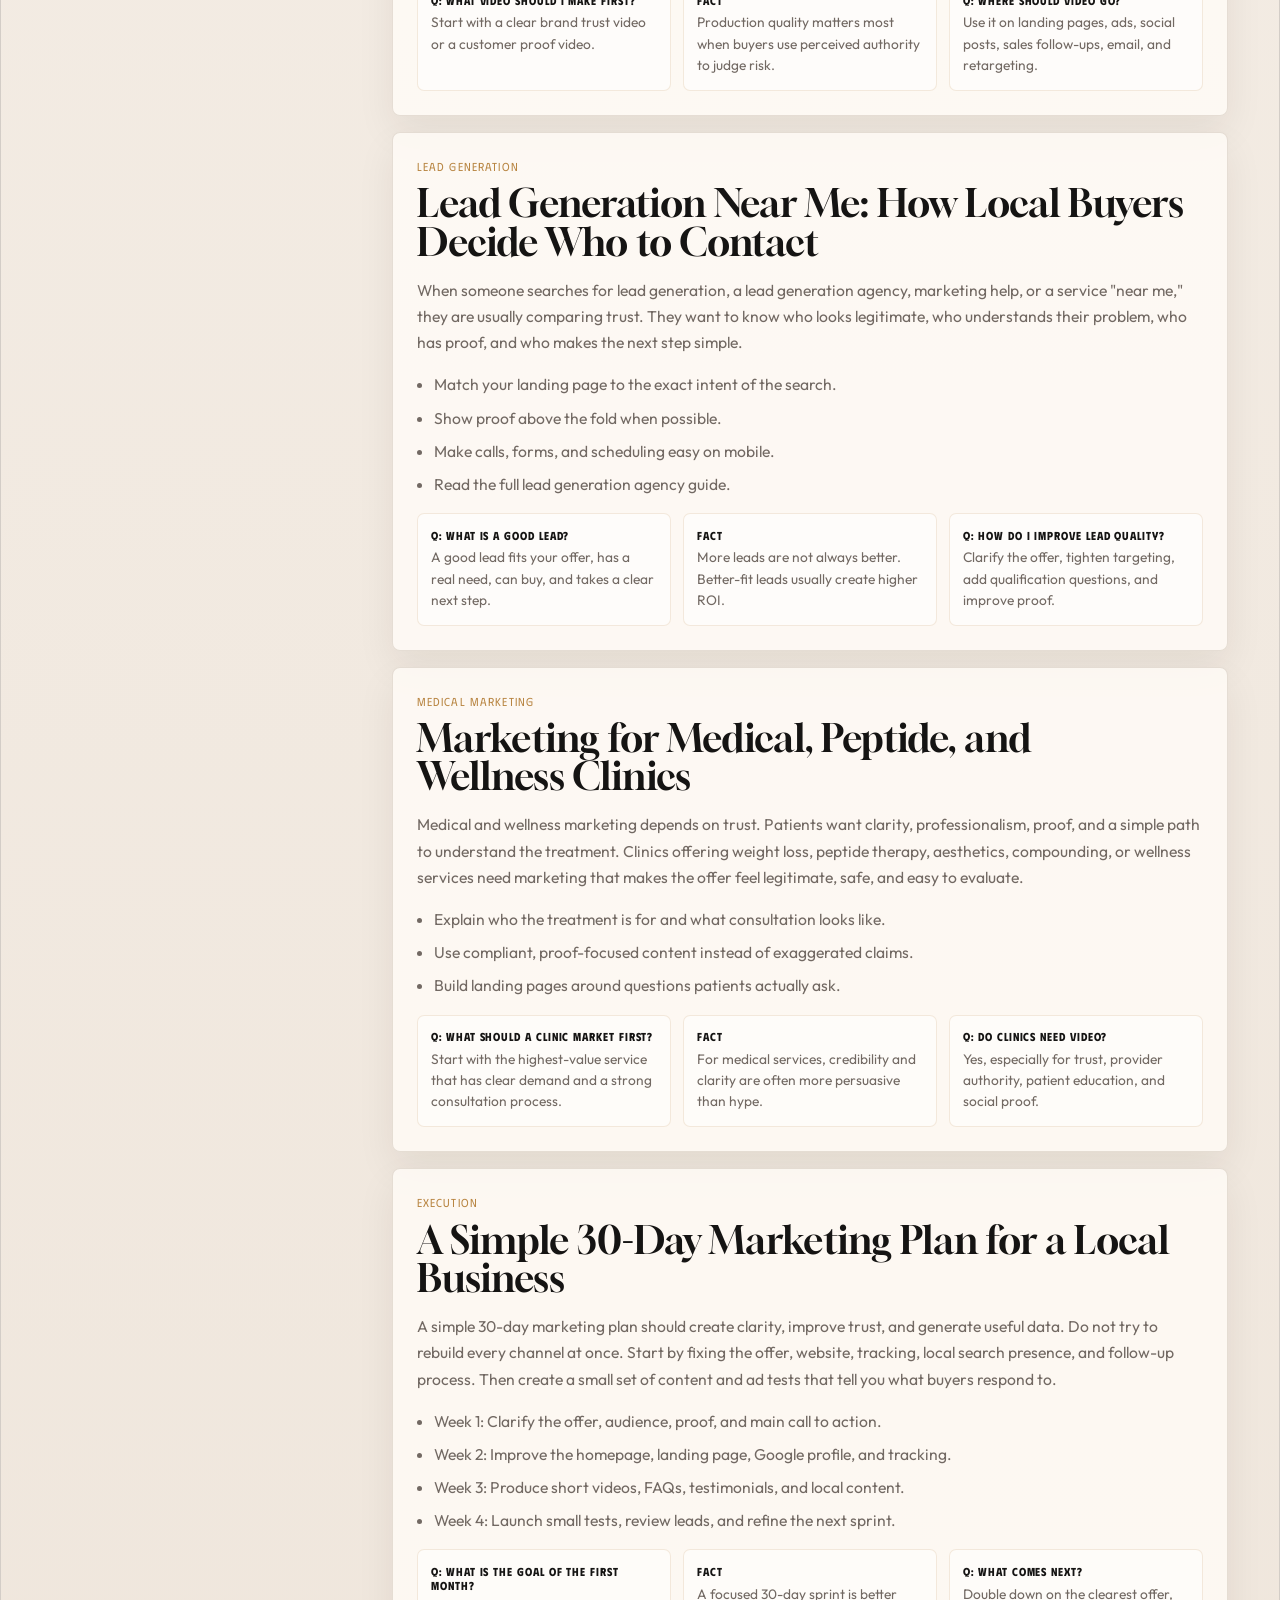
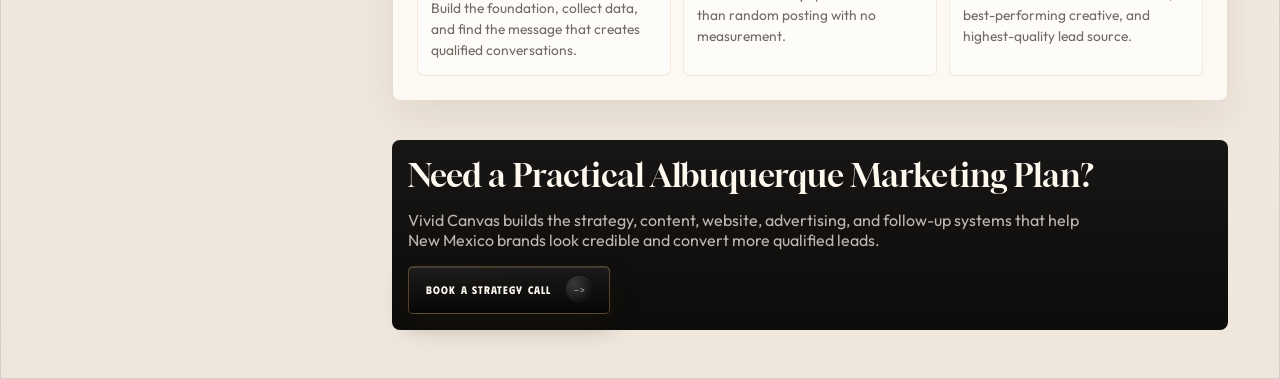
<file: blog/index.html>
<!DOCTYPE html>
<html lang="en">
  <head>
    <meta charset="UTF-8" />
    <meta name="viewport" content="width=device-width, initial-scale=1.0" />
    <title>Albuquerque SEO &amp; Lead Generation Blog | Vivid Canvas TV</title>
    <meta
      name="description"
      content="Albuquerque marketing blog with guides on local SEO, lead generation agency strategy, web design, PPC, video marketing, AI, ROI, and business growth."
    />
    <meta name="robots" content="index, follow" />
    <link rel="canonical" href="https://vividcanvas.tv/blog/" />
    <meta property="og:type" content="website" />
    <meta property="og:title" content="Albuquerque SEO &amp; Lead Generation Blog | Vivid Canvas TV" />
    <meta
      property="og:description"
      content="New Mexico marketing guides for Albuquerque SEO, lead generation, web design, PPC, video, AI marketing, ROI, and local business growth."
    />
    <meta property="og:url" content="https://vividcanvas.tv/blog/" />
    <meta property="og:site_name" content="Vivid Canvas TV" />
    <link rel="preconnect" href="https://fonts.googleapis.com" />
    <link rel="preconnect" href="https://fonts.gstatic.com" crossorigin />
    <link
      href="https://fonts.googleapis.com/css2?family=Bodoni+Moda:opsz,wght@6..96,500;6..96,600;6..96,700&family=Gloock&family=Outfit:wght@300;400;500;600;700&family=Phudu:wght@500;600;700;800&display=swap"
      rel="stylesheet"
    />
    <link rel="stylesheet" href="../styles.css" />
    <style>
      .blog-main {
        max-width: 100%;
        overflow-x: hidden;
        background:
          radial-gradient(circle at 82% 10%, rgba(205, 236, 255, 0.34), transparent 18%),
          radial-gradient(circle at 12% 28%, rgba(255, 218, 160, 0.22), transparent 18%),
          linear-gradient(180deg, #fbf7f2, #efe6dc);
      }

      .blog-hero {
        display: grid;
        grid-template-columns: minmax(0, 0.9fr) minmax(18rem, 0.48fr);
        gap: clamp(1.5rem, 4vw, 4rem);
        align-items: end;
        padding-top: 3.2rem;
        padding-bottom: 2.2rem;
        border-top: 1px solid var(--line);
        border-bottom: 1px solid var(--line);
      }

      .blog-hero h1 {
        max-width: 48rem;
        margin: 0;
        font-family: var(--font-luxury);
        font-size: 5rem;
        line-height: 0.92;
        font-weight: 600;
        letter-spacing: 0;
      }

      .blog-hero p {
        max-width: 42rem;
        color: var(--muted);
        font-size: 1.08rem;
        line-height: 1.7;
        overflow-wrap: break-word;
      }

      .blog-note {
        padding: 1rem;
        border: 1px solid rgba(184, 134, 66, 0.24);
        border-radius: var(--radius-lg);
        background: rgba(255, 255, 255, 0.58);
        box-shadow: var(--shadow-card);
      }

      .blog-note strong {
        display: block;
        margin-bottom: 0.4rem;
        font-family: var(--font-display);
        text-transform: uppercase;
        letter-spacing: 0.08em;
        font-size: 0.76rem;
      }

      .blog-note span {
        color: var(--muted);
        line-height: 1.55;
      }

      .blog-layout {
        display: grid;
        grid-template-columns: minmax(16rem, 0.36fr) minmax(0, 1fr);
        gap: clamp(1.2rem, 3vw, 2.4rem);
        padding-top: 2rem;
        padding-bottom: 3rem;
      }

      .blog-toc {
        position: sticky;
        top: 1rem;
        align-self: start;
        padding: 1rem;
        border: 1px solid var(--line);
        border-radius: var(--radius-lg);
        background: rgba(255, 252, 247, 0.72);
      }

      .blog-toc h2 {
        margin: 0 0 0.8rem;
        font-family: var(--font-display);
        text-transform: uppercase;
        letter-spacing: 0.1em;
        font-size: 0.78rem;
      }

      .blog-toc a {
        display: block;
        padding: 0.54rem 0;
        border-top: 1px solid rgba(123, 97, 66, 0.1);
        color: #2a241f;
        font-size: 0.88rem;
        line-height: 1.35;
      }

      .blog-list {
        display: grid;
        gap: 1rem;
        min-width: 0;
      }

      .blog-post {
        padding: clamp(1rem, 2vw, 1.5rem);
        border: 1px solid var(--line);
        border-radius: var(--radius-lg);
        background: rgba(255, 252, 247, 0.82);
        box-shadow: 0 16px 38px rgba(45, 28, 8, 0.07);
      }

      .blog-post.featured-post {
        border-color: rgba(184, 134, 66, 0.38);
        background:
          linear-gradient(135deg, rgba(255, 255, 255, 0.9), rgba(255, 247, 231, 0.82)),
          rgba(255, 252, 247, 0.9);
      }

      .blog-post h2 a {
        color: inherit;
      }

      .blog-post header {
        display: grid;
        gap: 0.5rem;
        margin-bottom: 0.9rem;
      }

      .blog-post .kicker {
        margin: 0;
        color: var(--gold);
        font-family: var(--font-display);
        text-transform: uppercase;
        letter-spacing: 0.1em;
        font-size: 0.72rem;
      }

      .blog-post h2 {
        max-width: 48rem;
        margin: 0;
        font-family: var(--font-serif);
        font-size: 2.35rem;
        line-height: 1.02;
        font-weight: 400;
      }

      .blog-post p,
      .blog-post li,
      .answer-card p {
        color: var(--muted);
        font-size: 0.98rem;
        line-height: 1.68;
        overflow-wrap: break-word;
      }

      .blog-post ul {
        display: grid;
        gap: 0.42rem;
        margin: 0.8rem 0 1rem;
        padding-left: 1.1rem;
      }

      .answer-grid {
        display: grid;
        grid-template-columns: repeat(3, minmax(0, 1fr));
        gap: 0.75rem;
        margin-top: 1rem;
      }

      .answer-card {
        padding: 0.85rem;
        border: 1px solid rgba(184, 134, 66, 0.16);
        border-radius: var(--radius-md);
        background: rgba(255, 255, 255, 0.55);
      }

      .answer-card h3 {
        margin: 0 0 0.35rem;
        font-family: var(--font-display);
        text-transform: uppercase;
        letter-spacing: 0.08em;
        font-size: 0.72rem;
      }

      .answer-card p {
        margin: 0;
        font-size: 0.86rem;
        line-height: 1.55;
      }

      .blog-cta {
        margin-top: 1.4rem;
        padding: 1rem;
        border-radius: var(--radius-lg);
        color: #fff8ee;
        background: linear-gradient(180deg, #171615, #0d0c0b);
      }

      .blog-cta h2 {
        margin: 0 0 0.55rem;
        font-family: var(--font-serif);
        font-weight: 400;
        font-size: 2rem;
      }

      .blog-cta p {
        max-width: 44rem;
        color: rgba(255, 248, 238, 0.72);
      }

      @media (max-width: 880px) {
        .blog-main,
        .blog-main .browser-shell,
        .blog-main .site,
        .blog-hero *,
        .blog-layout *,
        .blog-list {
          min-width: 0;
          max-width: 100%;
        }

        .blog-hero.section-pad,
        .blog-layout.section-pad {
          padding-left: 1.15rem;
          padding-right: 1.15rem;
        }

        .blog-hero,
        .blog-layout,
        .answer-grid {
          grid-template-columns: 1fr;
        }

        .blog-hero h1 {
          max-width: 100%;
          font-size: 2.55rem;
          overflow-wrap: anywhere;
        }

        .blog-hero > div {
          width: 100%;
          min-width: 0;
        }

        .blog-hero p {
          max-width: 22rem;
          font-size: 1rem;
          line-height: 1.65;
          overflow-wrap: anywhere;
        }

        .blog-toc {
          position: static;
        }

        .blog-hero,
        .blog-layout,
        .blog-note,
        .blog-toc,
        .blog-post,
        .blog-cta {
          width: 100%;
          max-width: calc(100vw - 2.3rem);
          min-width: 0;
        }

        .blog-post h2,
        .blog-cta h2 {
          max-width: 100%;
          font-size: 2rem;
          overflow-wrap: anywhere;
        }

        .blog-post p,
        .blog-post li,
        .answer-card p {
          font-size: 0.94rem;
          overflow-wrap: anywhere;
        }
      }
    </style>
    <script type="application/ld+json">
      {
        "@context": "https://schema.org",
        "@type": "Blog",
        "name": "The Albuquerque Marketing Blog",
        "url": "https://vividcanvas.tv/blog/",
        "publisher": {
          "@type": "Organization",
          "name": "Vivid Canvas TV, LLC",
          "url": "https://vividcanvas.tv/"
        },
        "about": ["Albuquerque marketing", "Albuquerque SEO", "lead generation agency", "online lead generation", "web design", "PPC", "AI marketing", "business ROI"]
      }
    </script>
    <script type="application/ld+json">
      {
        "@context": "https://schema.org",
        "@type": "FAQPage",
        "mainEntity": [
          {
            "@type": "Question",
            "name": "How do I market my business in Albuquerque?",
            "acceptedAnswer": {
              "@type": "Answer",
              "text": "Start with local search, a clear offer, trust-building content, Google Business Profile optimization, landing pages, fast follow-up, and proof that makes local buyers comfortable contacting you."
            }
          },
          {
            "@type": "Question",
            "name": "Can ChatGPT help market a company?",
            "acceptedAnswer": {
              "@type": "Answer",
              "text": "ChatGPT can help organize ideas, draft campaign angles, pressure-test messaging, build content calendars, analyze customer questions, and speed up first drafts. Human strategy, proof, brand taste, and performance review still matter."
            }
          },
          {
            "@type": "Question",
            "name": "How can a business increase ROI from marketing?",
            "acceptedAnswer": {
              "@type": "Answer",
              "text": "Improve the offer, measure lead quality, fix the landing page, follow up faster, test creative, track conversion rates, and move budget toward the channels that create qualified sales conversations."
            }
          },
          {
            "@type": "Question",
            "name": "What does a lead generation agency do?",
            "acceptedAnswer": {
              "@type": "Answer",
              "text": "A lead generation agency builds SEO, content, paid media, landing pages, email follow-up, forms, and reporting systems that help a business attract and qualify sales opportunities."
            }
          }
        ]
      }
    </script>
  </head>
  <body>
    <div class="browser-shell">
      <div class="browser-bar">
        <div class="browser-left">
          <span class="traffic red"></span>
          <span class="traffic amber"></span>
          <span class="traffic green"></span>
        </div>
        <div class="browser-title">vividcanvas.tv/blog</div>
        <div class="browser-actions"></div>
      </div>

      <main class="site blog-main">
        <header class="site-header">
          <a class="brand" href="../index.html" aria-label="Vivid Canvas">
            <img class="brand-image" src="../assets/logo-vivid.png" alt="Vivid Canvas" />
            <span class="brand-service">Marketing Blog</span>
          </a>

          <nav class="main-nav" aria-label="Primary">
            <a href="../index.html#home">Home</a>
            <a href="../index.html#services">Services</a>
            <a href="../index.html#results">Results</a>
            <a href="../index.html#about">About</a>
            <a href="../content-gallery/index.html#vc-work">Work</a>
            <a href="index.html">Blog</a>
            <a href="https://vividcanvas.tv/pages/contact">Contact</a>
          </nav>

          <div class="header-actions">
            <a class="button secondary large-nav-cta" href="https://vividcanvas.tv/pages/contact">
              <span>Book a Strategy Call</span>
              <span class="button-arrow plain">-></span>
            </a>
          </div>
        </header>

        <section class="blog-hero section-pad">
          <div>
            <p class="eyebrow">New Mexico Marketing Guides</p>
            <h1>The Albuquerque Marketing Blog</h1>
            <p>
              Practical marketing answers for local business owners: AI strategy,
              Albuquerque SEO, web design, PPC, video production, lead generation,
              ROI, and the systems that help buyers trust you faster.
            </p>
          </div>
          <aside class="blog-note">
            <strong>Built for Search and Sales</strong>
            <span>
              These articles answer the questions prospects already ask before
              they hire an Albuquerque marketing agency or lead generation agency.
            </span>
          </aside>
        </section>

        <section class="blog-layout section-pad">
          <aside class="blog-toc" aria-label="Blog topics">
            <h2>Topics</h2>
            <a href="#chatgpt-marketing">How to use ChatGPT 5.5 to market your company</a>
            <a href="#marketing-2026">Marketing in 2026</a>
            <a href="#market-in-albuquerque">How do I market in Albuquerque?</a>
            <a href="#marketing-tips">Marketing tips for growing companies</a>
            <a href="#increase-roi">How to increase business ROI</a>
            <a href="#local-seo">Albuquerque local SEO</a>
            <a href="#video-marketing">Video marketing that builds trust</a>
            <a href="#lead-generation-agency">Lead generation agency guide</a>
            <a href="#lead-generation">Lead generation near me</a>
            <a href="#clinic-marketing">Medical and wellness clinic marketing</a>
            <a href="#marketing-plan">A simple 30-day marketing plan</a>
          </aside>

          <div class="blog-list">
            <article class="blog-post featured-post" id="lead-generation-agency">
              <header>
                <p class="kicker">Lead Generation Agency</p>
                <h2><a href="lead-generation-agency.html">How a Lead Generation Agency Can Transform Your Sales Strategy</a></h2>
              </header>
              <p>
                A practical guide for business owners who want a steadier path
                from attention to qualified sales conversations. It covers what
                lead generation means, which strategies work online, how to
                choose the right agency, and how to measure lead quality.
              </p>
              <ul>
                <li>Explains lead generation meaning in business.</li>
                <li>Breaks down SEO, content, ads, email, and follow-up.</li>
                <li>Shows how to measure quality instead of chasing volume.</li>
              </ul>
              <a class="button primary compact" href="lead-generation-agency.html">
                <span>Read the Lead Generation Guide</span>
                <span class="button-arrow">-></span>
              </a>
            </article>

            <article class="blog-post" id="chatgpt-marketing">
              <header>
                <p class="kicker">AI Marketing</p>
                <h2>How to Use ChatGPT 5.5 to Market Your Company</h2>
              </header>
              <p>
                The best way to use ChatGPT 5.5 for marketing is not to ask it
                for random captions. Use it as a strategy partner that helps you
                clarify your offer, map customer objections, build campaign
                angles, organize content calendars, draft landing page copy, and
                turn raw business knowledge into usable marketing assets.
              </p>
              <p>
                Start by giving it your audience, your offer, your strongest
                proof, your city, your competitors, and your sales goal. Then ask
                for specific outputs: a homepage outline, ad angles, email
                follow-ups, FAQs, objection responses, video scripts, and a
                weekly posting plan. The stronger your inputs, the better the
                marketing output.
              </p>
              <ul>
                <li>Use ChatGPT to find message gaps before creating content.</li>
                <li>Use it to turn sales calls and customer questions into blog ideas.</li>
                <li>Use it to draft, then let your team refine voice, proof, and taste.</li>
              </ul>
              <div class="answer-grid">
                <div class="answer-card">
                  <h3>Q: Can ChatGPT replace a marketing team?</h3>
                  <p>No. It speeds up research, writing, and organization, but strategy, taste, proof, and execution still need people.</p>
                </div>
                <div class="answer-card">
                  <h3>Fact</h3>
                  <p>AI performs best when you feed it real business context, not vague prompts like "make me a campaign."</p>
                </div>
                <div class="answer-card">
                  <h3>Q: What should I ask first?</h3>
                  <p>Ask: "What does my buyer need to believe before they contact us, and what content would prove it?"</p>
                </div>
              </div>
            </article>

            <article class="blog-post" id="marketing-2026">
              <header>
                <p class="kicker">Strategy</p>
                <h2>Marketing in 2026: What Businesses Need to Get Right</h2>
              </header>
              <p>
                Marketing in 2026 is less about posting more and more about
                building a system. Buyers compare companies quickly. They look
                for proof, speed, authority, reviews, strong visuals, and a clear
                reason to choose you. That means your website, Google presence,
                social proof, ads, videos, and follow-up process need to work
                together.
              </p>
              <p>
                The companies winning in 2026 are using AI to move faster, but
                they are not letting AI make the brand generic. They use data to
                find demand, creative to earn attention, and sales systems to
                turn that attention into revenue.
              </p>
              <ul>
                <li>Build trust before asking for the lead.</li>
                <li>Measure conversion quality, not just views or clicks.</li>
                <li>Make the offer obvious on every important page.</li>
              </ul>
              <div class="answer-grid">
                <div class="answer-card">
                  <h3>Q: Is social media enough?</h3>
                  <p>No. Social helps visibility, but your website, Google presence, and follow-up system usually close the gap.</p>
                </div>
                <div class="answer-card">
                  <h3>Fact</h3>
                  <p>Speed matters. The longer a lead waits for a response, the more likely they are to contact a competitor.</p>
                </div>
                <div class="answer-card">
                  <h3>Q: What should I fix first?</h3>
                  <p>Fix your offer clarity, landing page, reviews, and lead response before scaling ad spend.</p>
                </div>
              </div>
            </article>

            <article class="blog-post" id="market-in-albuquerque">
              <header>
                <p class="kicker">Albuquerque Marketing</p>
                <h2>How Do I Market My Business in Albuquerque?</h2>
              </header>
              <p>
                To market a business in Albuquerque, start local. Buyers search
                for terms like "marketing near me," "best clinic near me,"
                "Albuquerque video production," "SEO Albuquerque," and service
                keywords tied to neighborhoods, industries, and urgency. Your job
                is to show up, look credible, answer their questions, and make
                contacting you easy.
              </p>
              <p>
                A strong Albuquerque marketing plan should include Google
                Business Profile optimization, local service pages, review
                generation, short video proof, paid search for high-intent
                services, retargeting, and a clear follow-up process.
              </p>
              <ul>
                <li>Create pages for your top services and local market.</li>
                <li>Use real photos and videos from your team, location, and work.</li>
                <li>Track calls, forms, booked appointments, and sales outcomes.</li>
              </ul>
              <div class="answer-grid">
                <div class="answer-card">
                  <h3>Q: What matters most locally?</h3>
                  <p>Search visibility, reviews, trust signals, location relevance, and a fast path to contact.</p>
                </div>
                <div class="answer-card">
                  <h3>Fact</h3>
                  <p>Local buyers often compare several businesses before calling. Authority and clarity reduce hesitation.</p>
                </div>
                <div class="answer-card">
                  <h3>Q: Should I run ads?</h3>
                  <p>Yes, if your offer, landing page, and follow-up can convert the traffic.</p>
                </div>
              </div>
            </article>

            <article class="blog-post" id="marketing-tips">
              <header>
                <p class="kicker">Growth Basics</p>
                <h2>Marketing Tips for Companies That Want Better Leads</h2>
              </header>
              <p>
                Better marketing starts with better clarity. Before you spend
                more money, define who you want, what problem you solve, why your
                offer is valuable, and what proof makes a buyer believe you. Most
                underperforming campaigns fail because the message is vague, the
                offer is weak, or the next step is unclear.
              </p>
              <ul>
                <li>Write one sentence that explains what you do and who it is for.</li>
                <li>Add proof near every major call to action.</li>
                <li>Use video to show the people, process, and outcome behind the brand.</li>
                <li>Follow up with every lead quickly and consistently.</li>
              </ul>
              <div class="answer-grid">
                <div class="answer-card">
                  <h3>Q: What is the easiest marketing win?</h3>
                  <p>Make your homepage clearer and place a strong call to action near the top.</p>
                </div>
                <div class="answer-card">
                  <h3>Fact</h3>
                  <p>Confused buyers usually do nothing. Clear messaging can improve every channel.</p>
                </div>
                <div class="answer-card">
                  <h3>Q: How often should I post?</h3>
                  <p>Post at a pace you can sustain, but prioritize helpful, trust-building content over empty volume.</p>
                </div>
              </div>
            </article>

            <article class="blog-post" id="increase-roi">
              <header>
                <p class="kicker">ROI</p>
                <h2>How to Increase Business ROI From Marketing</h2>
              </header>
              <p>
                To increase marketing ROI, look beyond the ad. ROI improves when
                your offer is stronger, your landing page converts better, your
                sales team responds faster, and your tracking shows which
                campaigns create qualified opportunities. A campaign can generate
                clicks and still fail if the buyer does not trust the page or if
                the lead is mishandled after the form submission.
              </p>
              <ul>
                <li>Track cost per qualified lead, not just cost per click.</li>
                <li>Test one variable at a time: headline, offer, creative, or audience.</li>
                <li>Improve follow-up speed and scripting before increasing budget.</li>
              </ul>
              <div class="answer-grid">
                <div class="answer-card">
                  <h3>Q: What kills ROI?</h3>
                  <p>Weak offers, slow follow-up, unclear landing pages, bad targeting, and no conversion tracking.</p>
                </div>
                <div class="answer-card">
                  <h3>Fact</h3>
                  <p>Marketing ROI is a full system metric. Ads are only one part of the system.</p>
                </div>
                <div class="answer-card">
                  <h3>Q: What should I measure?</h3>
                  <p>Measure spend, lead source, lead quality, booked calls, close rate, revenue, and retention.</p>
                </div>
              </div>
            </article>

            <article class="blog-post" id="local-seo">
              <header>
                <p class="kicker">Local SEO</p>
                <h2>Albuquerque Local SEO: How to Show Up When Buyers Search</h2>
              </header>
              <p>
                Local SEO helps your company appear when people search for a
                service near them. For Albuquerque businesses, that means your
                website, Google Business Profile, reviews, service pages,
                location signals, and content all need to confirm that you are
                relevant, credible, and nearby.
              </p>
              <ul>
                <li>Build separate pages for important services.</li>
                <li>Use Albuquerque, New Mexico, and neighborhood context naturally.</li>
                <li>Answer the practical questions customers search before they call.</li>
              </ul>
              <div class="answer-grid">
                <div class="answer-card">
                  <h3>Q: Is SEO fast?</h3>
                  <p>Some fixes help quickly, but strong local SEO usually compounds over months.</p>
                </div>
                <div class="answer-card">
                  <h3>Fact</h3>
                  <p>Helpful local pages often rank better than generic service pages with no location context.</p>
                </div>
                <div class="answer-card">
                  <h3>Q: What should each page answer?</h3>
                  <p>What you do, who it is for, why you are trusted, proof, location relevance, and next step.</p>
                </div>
              </div>
            </article>

            <article class="blog-post" id="video-marketing">
              <header>
                <p class="kicker">Video Strategy</p>
                <h2>Video Marketing That Builds Trust Before the Sales Call</h2>
              </header>
              <p>
                Video is not just decoration. A strong video makes the company
                easier to trust, explains the offer faster, and gives buyers
                proof that the business is real, competent, and worth contacting.
                For high-ticket services, medical clinics, real estate,
                hospitality, and professional brands, video can reduce hesitation
                before the first conversation.
              </p>
              <ul>
                <li>Use founder videos to explain the offer and point of view.</li>
                <li>Use testimonials to prove outcomes and reduce risk.</li>
                <li>Use short-form content to keep the brand visible between buying moments.</li>
              </ul>
              <div class="answer-grid">
                <div class="answer-card">
                  <h3>Q: What video should I make first?</h3>
                  <p>Start with a clear brand trust video or a customer proof video.</p>
                </div>
                <div class="answer-card">
                  <h3>Fact</h3>
                  <p>Production quality matters most when buyers use perceived authority to judge risk.</p>
                </div>
                <div class="answer-card">
                  <h3>Q: Where should video go?</h3>
                  <p>Use it on landing pages, ads, social posts, sales follow-ups, email, and retargeting.</p>
                </div>
              </div>
            </article>

            <article class="blog-post" id="lead-generation">
              <header>
                <p class="kicker">Lead Generation</p>
                <h2>Lead Generation Near Me: How Local Buyers Decide Who to Contact</h2>
              </header>
              <p>
                When someone searches for lead generation, a lead generation
                agency, marketing help, or a service "near me," they are usually
                comparing trust. They want to know who looks legitimate, who
                understands their problem, who has proof, and who makes the next
                step simple.
              </p>
              <ul>
                <li>Match your landing page to the exact intent of the search.</li>
                <li>Show proof above the fold when possible.</li>
                <li>Make calls, forms, and scheduling easy on mobile.</li>
                <li><a href="lead-generation-agency.html">Read the full lead generation agency guide.</a></li>
              </ul>
              <div class="answer-grid">
                <div class="answer-card">
                  <h3>Q: What is a good lead?</h3>
                  <p>A good lead fits your offer, has a real need, can buy, and takes a clear next step.</p>
                </div>
                <div class="answer-card">
                  <h3>Fact</h3>
                  <p>More leads are not always better. Better-fit leads usually create higher ROI.</p>
                </div>
                <div class="answer-card">
                  <h3>Q: How do I improve lead quality?</h3>
                  <p>Clarify the offer, tighten targeting, add qualification questions, and improve proof.</p>
                </div>
              </div>
            </article>

            <article class="blog-post" id="clinic-marketing">
              <header>
                <p class="kicker">Medical Marketing</p>
                <h2>Marketing for Medical, Peptide, and Wellness Clinics</h2>
              </header>
              <p>
                Medical and wellness marketing depends on trust. Patients want
                clarity, professionalism, proof, and a simple path to understand
                the treatment. Clinics offering weight loss, peptide therapy,
                aesthetics, compounding, or wellness services need marketing that
                makes the offer feel legitimate, safe, and easy to evaluate.
              </p>
              <ul>
                <li>Explain who the treatment is for and what consultation looks like.</li>
                <li>Use compliant, proof-focused content instead of exaggerated claims.</li>
                <li>Build landing pages around questions patients actually ask.</li>
              </ul>
              <div class="answer-grid">
                <div class="answer-card">
                  <h3>Q: What should a clinic market first?</h3>
                  <p>Start with the highest-value service that has clear demand and a strong consultation process.</p>
                </div>
                <div class="answer-card">
                  <h3>Fact</h3>
                  <p>For medical services, credibility and clarity are often more persuasive than hype.</p>
                </div>
                <div class="answer-card">
                  <h3>Q: Do clinics need video?</h3>
                  <p>Yes, especially for trust, provider authority, patient education, and social proof.</p>
                </div>
              </div>
            </article>

            <article class="blog-post" id="marketing-plan">
              <header>
                <p class="kicker">Execution</p>
                <h2>A Simple 30-Day Marketing Plan for a Local Business</h2>
              </header>
              <p>
                A simple 30-day marketing plan should create clarity, improve
                trust, and generate useful data. Do not try to rebuild every
                channel at once. Start by fixing the offer, website, tracking,
                local search presence, and follow-up process. Then create a
                small set of content and ad tests that tell you what buyers
                respond to.
              </p>
              <ul>
                <li>Week 1: Clarify the offer, audience, proof, and main call to action.</li>
                <li>Week 2: Improve the homepage, landing page, Google profile, and tracking.</li>
                <li>Week 3: Produce short videos, FAQs, testimonials, and local content.</li>
                <li>Week 4: Launch small tests, review leads, and refine the next sprint.</li>
              </ul>
              <div class="answer-grid">
                <div class="answer-card">
                  <h3>Q: What is the goal of the first month?</h3>
                  <p>Build the foundation, collect data, and find the message that creates qualified conversations.</p>
                </div>
                <div class="answer-card">
                  <h3>Fact</h3>
                  <p>A focused 30-day sprint is better than random posting with no measurement.</p>
                </div>
                <div class="answer-card">
                  <h3>Q: What comes next?</h3>
                  <p>Double down on the clearest offer, best-performing creative, and highest-quality lead source.</p>
                </div>
              </div>
            </article>

            <section class="blog-cta">
              <h2>Need a Practical Albuquerque Marketing Plan?</h2>
              <p>
                Vivid Canvas builds the strategy, content, website, advertising,
                and follow-up systems that help New Mexico brands look credible
                and convert more qualified leads.
              </p>
              <a class="button primary" href="https://vividcanvas.tv/pages/contact">
                <span>Book a Strategy Call</span>
                <span class="button-arrow">-></span>
              </a>
            </section>
          </div>
        </section>
      </main>
    </div>
  </body>
</html>
</file>
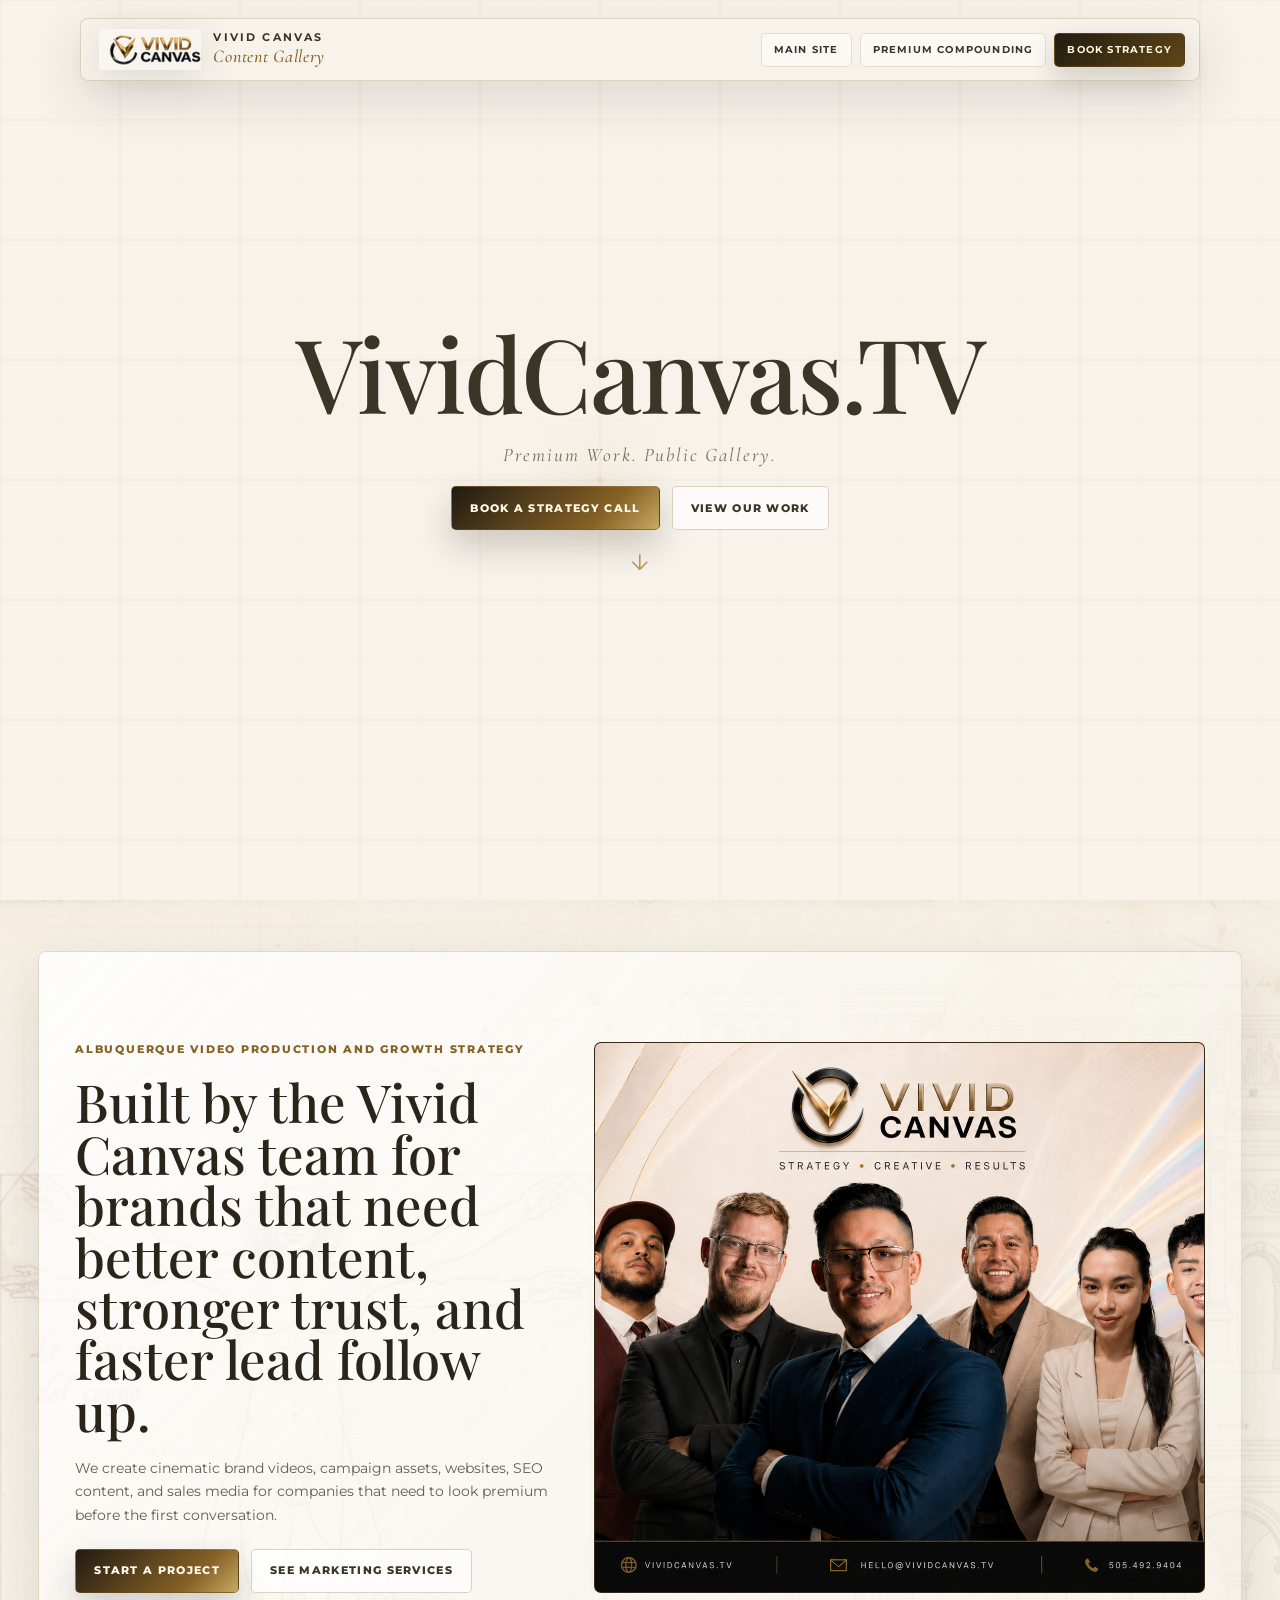
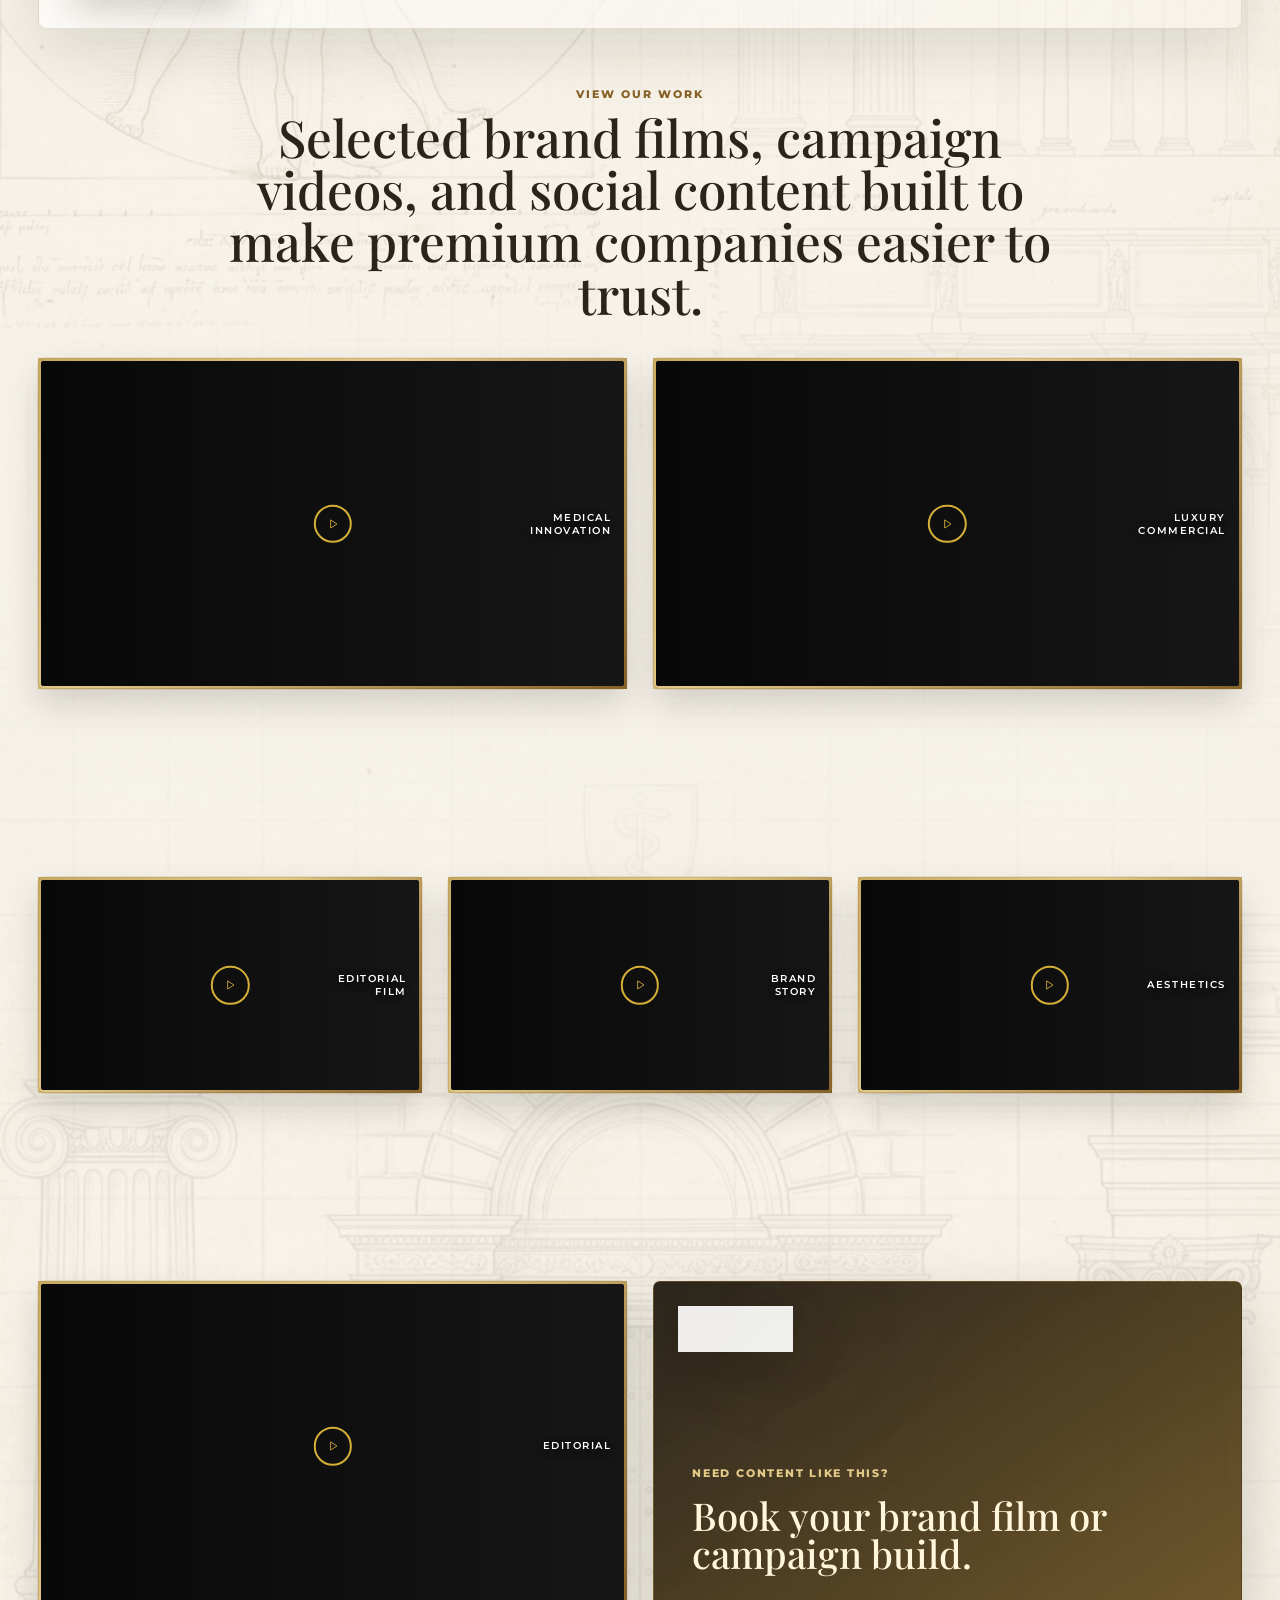
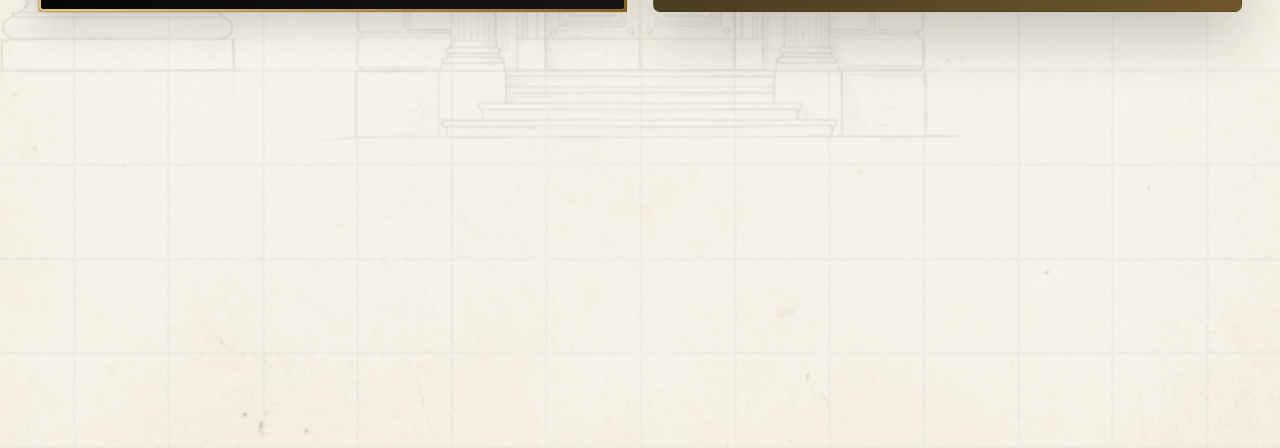
<file: content-gallery/index.html>
<!DOCTYPE html>
<html lang="en">
<head>
  <meta charset="UTF-8">
  <meta name="viewport" content="width=device-width, initial-scale=1.0">
  <title>Vivid Canvas Content Gallery | Albuquerque Video Production Portfolio</title>
  <meta name="description" content="View Vivid Canvas brand films, campaign videos, social content, and Albuquerque video production work built for premium companies.">
  <link rel="canonical" href="https://vividcanvas.tv/content-gallery/">
  <meta property="og:title" content="Vivid Canvas Content Gallery">
  <meta property="og:description" content="Selected cinematic video production, campaign content, and brand film work from Vivid Canvas.">
  <meta property="og:type" content="website">
  <meta property="og:url" content="https://vividcanvas.tv/content-gallery/">
  <link rel="stylesheet" href="styles.css">
</head>
<body class="vc-loading">
  <header class="vc-topbar">
    <a class="vc-topbar-brand" href="../index.html" aria-label="Vivid Canvas home">
      <img class="vc-topbar-logo" src="../assets/logo-vivid.png" alt="Vivid Canvas">
      <span><strong>Vivid Canvas</strong><em>Content Gallery</em></span>
    </a>
    <nav class="vc-topbar-nav" aria-label="Gallery navigation">
      <a href="../index.html">Main Site</a>
      <a href="../cody-rx/index.html">Premium Compounding</a>
      <a class="vc-nav-cta" href="https://vividcanvas.tv/pages/contact">Book Strategy</a>
    </nav>
  </header>

  <!-- ============================
       PRE-LOADER
       White screen, gold shiny ring, sweeps a comet of light around
       the perimeter while the progress arc fills as videos preload.
       ============================ -->
  <div class="vc-loader" id="vc-loader" aria-label="Loading">
    <div class="vc-loader-ring-wrap">
      <svg class="vc-loader-ring" viewBox="0 0 120 120" aria-hidden="true">
        <defs>
          <linearGradient id="vcLoaderGrad" x1="0%" y1="0%" x2="100%" y2="100%">
            <stop offset="0%" stop-color="#876226"/>
            <stop offset="50%" stop-color="#e2c988"/>
            <stop offset="100%" stop-color="#c7aa61"/>
          </linearGradient>
        </defs>
        <circle class="vc-loader-track" cx="60" cy="60" r="52"/>
        <circle class="vc-loader-progress" cx="60" cy="60" r="52"/>
      </svg>
      <div class="vc-loader-shine" aria-hidden="true"></div>
    </div>
    <div class="vc-loader-percent" id="vc-loader-percent">0%</div>
    <div class="vc-loader-label">VividCanvas</div>
  </div>

  <canvas id="vc-bg-canvas"></canvas>

  <!-- ============================
       FULL-SCREEN INTRO
       Fills viewport, zooms/fades on scroll
       ============================ -->
  <div class="vc-intro" id="vc-intro">
    <div class="vc-intro-content">
      <h1 class="vc-intro-title"><span>VividCanvas</span><span class="vc-domain">.TV</span></h1>
      <p class="vc-intro-cta">Premium Work. Public Gallery.</p>
      <div class="vc-intro-actions">
        <a class="vc-button vc-button-primary" href="https://vividcanvas.tv/pages/contact">Book a Strategy Call</a>
        <a class="vc-button vc-button-secondary" href="#vc-work">View Our Work</a>
      </div>
      <div class="vc-intro-arrow">
        <svg viewBox="0 0 24 24" fill="none" stroke="currentColor" stroke-width="1.5"><path d="M12 5v14M5 12l7 7 7-7"/></svg>
      </div>
    </div>
  </div>

  <!-- ============================
       MAIN GALLERY (revealed on scroll)
       ============================ -->
  <section class="vc-page">
    <div class="vc-bg-top"></div>
    <div class="vc-bg-bottom"></div>

    <div class="vc-gallery">
      <section class="vc-team-feature" id="vc-work" data-reveal>
        <div class="vc-team-copy">
          <span class="vc-kicker">Albuquerque video production and growth strategy</span>
          <h2>Built by the Vivid Canvas team for brands that need better content, stronger trust, and faster lead follow up.</h2>
          <p>
            We create cinematic brand videos, campaign assets, websites, SEO content, and sales media for companies that need to look premium before the first conversation.
          </p>
          <div class="vc-team-actions">
            <a class="vc-button vc-button-primary" href="https://vividcanvas.tv/pages/contact">Start a Project</a>
            <a class="vc-button vc-button-secondary" href="../index.html#albuquerque-marketing">See Marketing Services</a>
          </div>
        </div>
        <figure class="vc-team-photo">
          <img src="../assets/team-vivid-group.png" alt="Vivid Canvas team planning premium video production and marketing campaigns">
        </figure>
      </section>

      <div class="vc-work-heading">
        <span>View Our Work</span>
        <h2>Selected brand films, campaign videos, and social content built to make premium companies easier to trust.</h2>
      </div>

      <!-- ROW 1 -->
      <div class="vc-row vc-row-two">
        <div class="vc-vid-cell vc-scroll-in" data-reveal>
          <div class="vc-video-item">
            <div class="vc-video-inner">
              <video class="vc-video-tag" src="https://marketingvivid.com/content-gallery/assets/Ability%20First%20Draft%20One.mp4" loop muted playsinline preload="metadata" aria-label="Medical innovation video production example"></video>
              <div class="vc-video-overlay"></div>
              <div class="vc-play-button"><svg class="vc-play-icon" viewBox="0 0 24 24"><path d="M5 3l14 9-14 9z"/></svg></div>
              <div class="vc-video-text"><span class="vc-text-line">MEDICAL</span><span class="vc-text-line">INNOVATION</span></div>
            </div>
          </div>
        </div>
        <div class="vc-vid-cell vc-scroll-in" data-reveal>
          <div class="vc-video-item">
            <div class="vc-video-inner">
              <video class="vc-video-tag" src="https://marketingvivid.com/content-gallery/assets/Commercial%20Edit%20Kia%20Final.mp4" loop muted playsinline preload="metadata" aria-label="Luxury commercial video production example"></video>
              <div class="vc-video-overlay"></div>
              <div class="vc-play-button"><svg class="vc-play-icon" viewBox="0 0 24 24"><path d="M5 3l14 9-14 9z"/></svg></div>
              <div class="vc-video-text"><span class="vc-text-line">LUXURY</span><span class="vc-text-line">COMMERCIAL</span></div>
            </div>
          </div>
        </div>
      </div>

      <!-- TEXT -->
      <div class="vc-scroll-text-row">
        <div class="vc-scroll-text" data-reveal>
          <span class="vc-calligraphic-line">Cinematic Video Production That Builds Trust.</span>
          <span class="vc-calligraphic-sub">Crafted for luxury. Refined for conversion.</span>
        </div>
      </div>

      <!-- ROW 2 -->
      <div class="vc-row vc-row-three-even">
        <div class="vc-vid-cell vc-scroll-in" data-reveal>
          <div class="vc-video-item">
            <div class="vc-video-inner">
              <video class="vc-video-tag" src="https://marketingvivid.com/content-gallery/assets/Jaime%20and%20amanda%20final%20with%20removed%202%20scenes.mp4" loop muted playsinline preload="metadata" aria-label="Editorial brand film example"></video>
              <div class="vc-video-overlay"></div>
              <div class="vc-play-button"><svg class="vc-play-icon" viewBox="0 0 24 24"><path d="M5 3l14 9-14 9z"/></svg></div>
              <div class="vc-video-text"><span class="vc-text-line">EDITORIAL</span><span class="vc-text-line">FILM</span></div>
            </div>
          </div>
        </div>
        <div class="vc-vid-cell vc-scroll-in" data-reveal>
          <div class="vc-video-item">
            <div class="vc-video-inner">
              <video class="vc-video-tag" src="https://marketingvivid.com/content-gallery/assets/Savvy%20Givaway%20final.mp4" loop muted playsinline preload="metadata" aria-label="Brand story video example"></video>
              <div class="vc-video-overlay"></div>
              <div class="vc-play-button"><svg class="vc-play-icon" viewBox="0 0 24 24"><path d="M5 3l14 9-14 9z"/></svg></div>
              <div class="vc-video-text"><span class="vc-text-line">BRAND</span><span class="vc-text-line">STORY</span></div>
            </div>
          </div>
        </div>
        <div class="vc-vid-cell vc-scroll-in" data-reveal>
          <div class="vc-video-item">
            <div class="vc-video-inner">
              <video class="vc-video-tag" src="https://marketingvivid.com/content-gallery/assets/tapia%20v2%20main.mp4" loop muted playsinline preload="metadata" aria-label="Aesthetics campaign video example"></video>
              <div class="vc-video-overlay"></div>
              <div class="vc-play-button"><svg class="vc-play-icon" viewBox="0 0 24 24"><path d="M5 3l14 9-14 9z"/></svg></div>
              <div class="vc-video-text"><span class="vc-text-line">AESTHETICS</span></div>
            </div>
          </div>
        </div>
      </div>

      <!-- TEXT -->
      <div class="vc-scroll-text-row">
        <div class="vc-scroll-text" data-reveal>
          <span class="vc-calligraphic-line">Every Frame a Masterpiece.</span>
          <span class="vc-calligraphic-sub">High-end production for brands that demand distinction.</span>
        </div>
      </div>

      <!-- ROW 3 -->
      <div class="vc-row vc-row-two">
        <div class="vc-vid-cell vc-scroll-in" data-reveal>
          <div class="vc-video-item">
            <div class="vc-video-inner">
              <video class="vc-video-tag" src="https://marketingvivid.com/content-gallery/assets/do%20we%20have%20a%20gift%20ashely%20video.mp4" loop muted playsinline preload="metadata" aria-label="Editorial social video example"></video>
              <div class="vc-video-overlay"></div>
              <div class="vc-play-button"><svg class="vc-play-icon" viewBox="0 0 24 24"><path d="M5 3l14 9-14 9z"/></svg></div>
              <div class="vc-video-text"><span class="vc-text-line">EDITORIAL</span></div>
            </div>
          </div>
        </div>
        <div class="vc-vid-cell vc-scroll-in" data-reveal>
          <a class="vc-work-cta-card" href="https://vividcanvas.tv/pages/contact">
            <img src="../assets/logo-vivid.png" alt="" aria-hidden="true">
            <span>Need content like this?</span>
            <strong>Book your brand film or campaign build.</strong>
          </a>
        </div>
      </div>

      <!-- CLOSING -->
      <div class="vc-scroll-text-row vc-closing">
        <div class="vc-scroll-text" data-reveal>
          <span class="vc-calligraphic-line">Timeless Videos.</span>
          <span class="vc-calligraphic-line">Unforgettable Presence.</span>
          <span class="vc-calligraphic-sub">VividCanvas.TV</span>
          <a class="vc-button vc-button-primary vc-closing-button" href="https://vividcanvas.tv/pages/contact">Build Your Next Campaign</a>
        </div>
      </div>

    </div>
  </section>

  <!-- Expand overlay -->
  <div class="vc-expand-backdrop" id="vc-expand-backdrop"></div>
  <button class="vc-expand-close" id="vc-expand-close">&times;</button>

  <script type="module" src="script.js"></script>
  <script src="../access.js"></script>
</body>
</html>
</file>
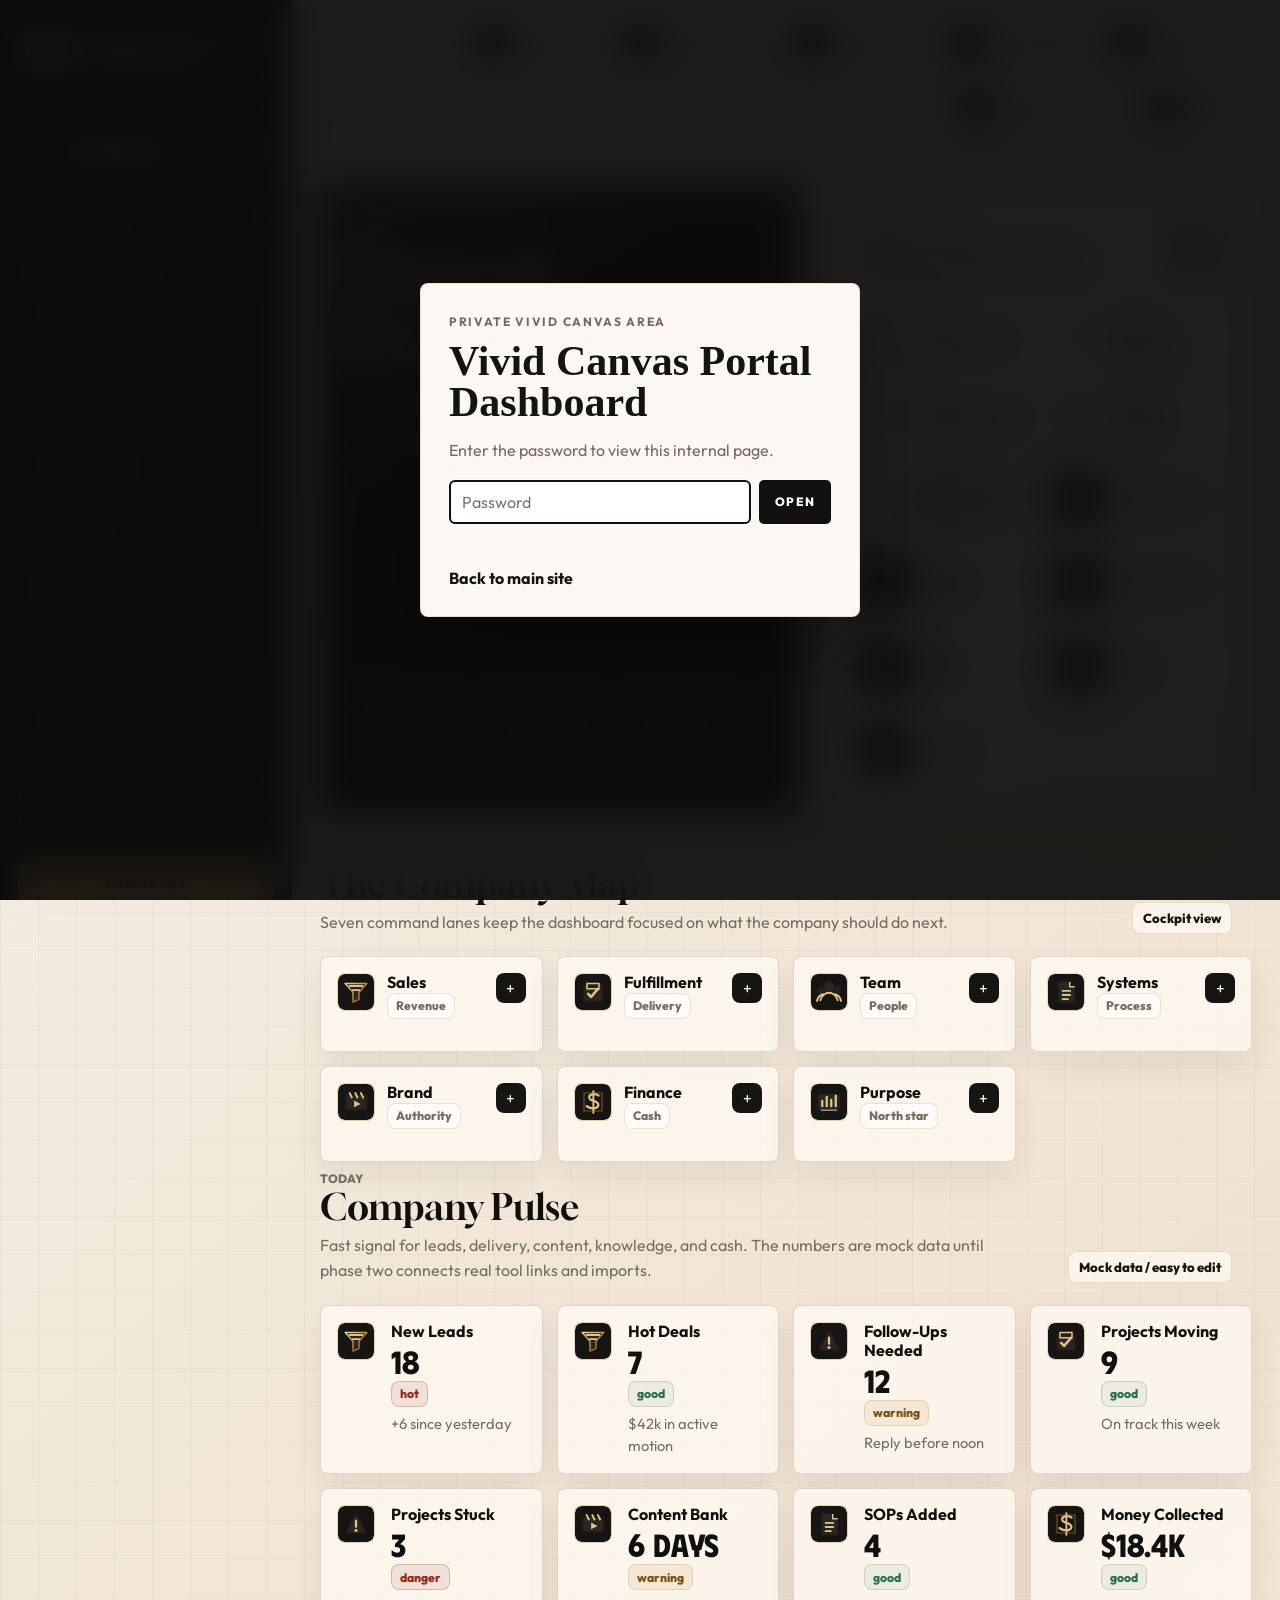
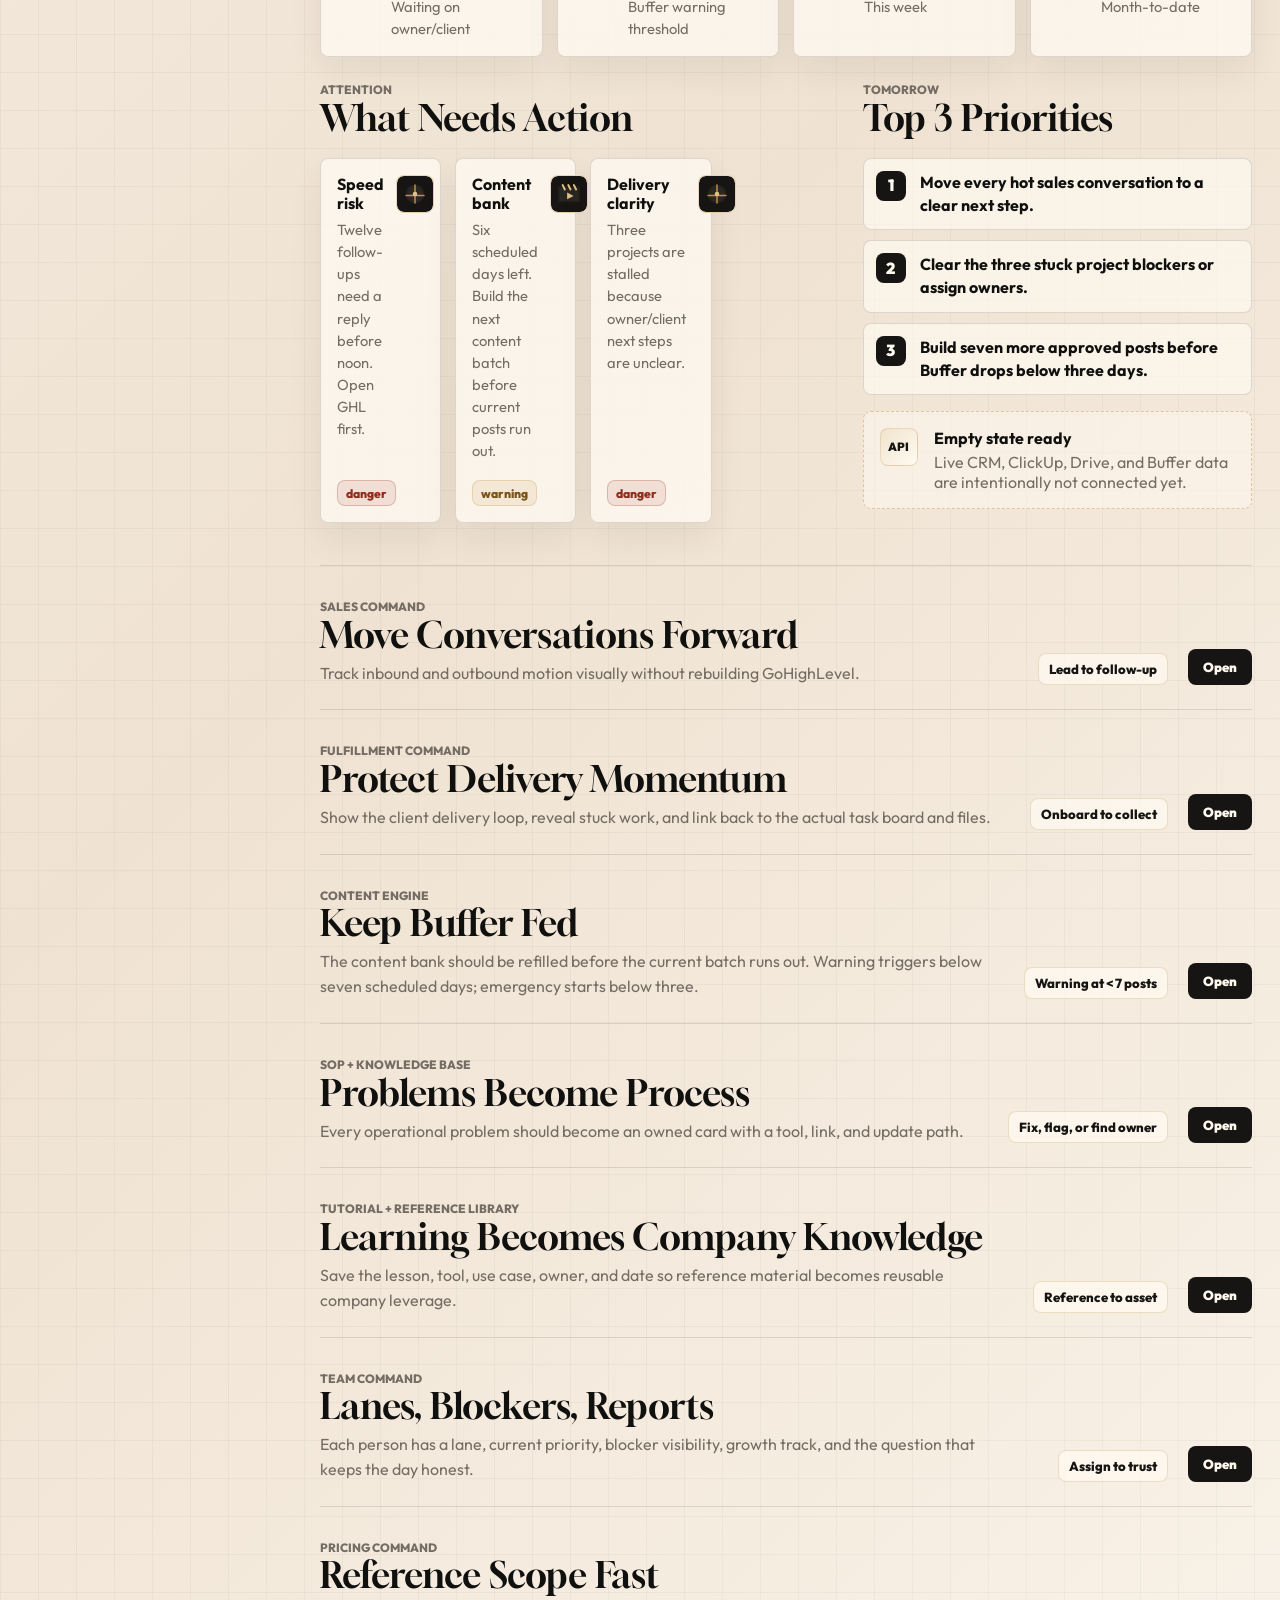
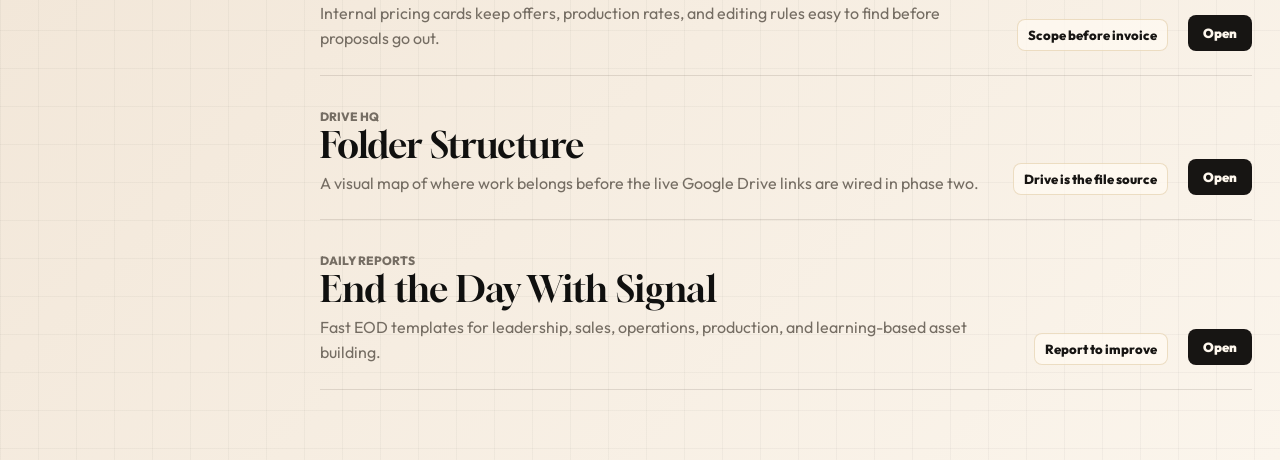
<file: portal-dashboard.html>
<!doctype html>
<html lang="en">
  <head>
    <meta charset="utf-8" />
    <meta name="viewport" content="width=device-width, initial-scale=1" />
    <title>Vivid Canvas Portal Dashboard</title>
    <meta name="robots" content="noindex, nofollow" />
    <meta
      name="description"
      content="Protected Vivid Canvas internal command center dashboard prototype."
    />
    <link rel="preconnect" href="https://fonts.googleapis.com" />
    <link rel="preconnect" href="https://fonts.gstatic.com" crossorigin />
    <link
      href="https://fonts.googleapis.com/css2?family=Gloock&family=Outfit:wght@400;500;600;700;800;900&family=Phudu:wght@600;700;800&display=swap"
      rel="stylesheet"
    />
    <link rel="icon" href="assets/hero-emblem-cutout.png" />
    <link rel="stylesheet" href="portal-dashboard.css" />
  </head>
  <body data-private-page="Vivid Canvas Portal Dashboard">
    <div class="portal-shell">
      <aside class="portal-sidebar" aria-label="Portal navigation">
        <div class="brand-lockup">
          <img id="brandLogo" src="assets/logo-vivid.png" alt="Vivid Canvas logo" />
          <div>
            <p class="brand-kicker" id="brandSubtitle">Internal Command Center</p>
            <h1 id="brandName">Vivid Canvas</h1>
          </div>
        </div>

        <nav class="portal-nav" id="portalNav" aria-label="Dashboard sections"></nav>

        <div class="sidebar-footer">
          <p>Phase 1 prototype. Mock data only. Links point into the tools Vivid Canvas already uses.</p>
          <a class="back-link" href="index.html">Back to Site</a>
        </div>
      </aside>

      <main class="portal-main">
        <header class="portal-topbar">
          <label class="search-wrap" for="portalSearch">
            <span aria-hidden="true">/</span>
            <input id="portalSearch" type="search" placeholder="Search leads, SOPs, people, tools, pricing..." />
          </label>
          <div class="top-actions" id="quickActions" aria-label="Quick actions"></div>
        </header>

        <div class="portal-content">
          <section class="portal-section" id="dashboard">
            <div class="hero-command">
              <div class="hero-copy">
                <div>
                  <p class="eyebrow">Vivid Canvas Operating System</p>
                  <h2 id="heroTitle">Portal Dashboard</h2>
                  <p>The cockpit for sales, delivery, team reporting, pricing, content, SOPs, and the daily priorities that move the company forward.</p>
                </div>
                <div class="hero-statline" aria-label="Operating loops">
                  <div class="stat-pill">
                    <strong>7</strong>
                    <span>Core departments visible</span>
                  </div>
                  <div class="stat-pill">
                    <strong>1</strong>
                    <span>Place to decide next action</span>
                  </div>
                  <div class="stat-pill">
                    <strong>0</strong>
                    <span>Live APIs in phase one</span>
                  </div>
                </div>
              </div>

              <div class="mantra-panel">
                <details class="mantra-details">
                  <summary>
                    <span>
                      <small>Company Mantra</small>
                      <strong>Open the operating standard</strong>
                    </span>
                    <b aria-hidden="true">+</b>
                  </summary>
                  <blockquote id="heroMantra"></blockquote>
                </details>
                <div class="logo-cloud" id="logoCloud" aria-label="Tool and brand logos"></div>
              </div>
            </div>

            <div class="section-heading">
              <div>
                <p class="eyebrow">Operating System</p>
                <h2>The Company Map</h2>
                <p>Seven command lanes keep the dashboard focused on what the company should do next.</p>
              </div>
              <span class="section-chip">Cockpit view</span>
            </div>
            <div class="card-grid" id="operatingSystemGrid"></div>

            <div class="section-heading">
              <div>
                <p class="eyebrow">Today</p>
                <h2>Company Pulse</h2>
                <p>Fast signal for leads, delivery, content, knowledge, and cash. The numbers are mock data until phase two connects real tool links and imports.</p>
              </div>
              <span class="section-chip">Mock data / easy to edit</span>
            </div>
            <div class="metric-grid" id="pulseGrid"></div>

            <div class="split-grid" style="margin-top: 16px">
              <div>
                <div class="section-heading">
                  <div>
                    <p class="eyebrow">Attention</p>
                    <h2>What Needs Action</h2>
                  </div>
                </div>
                <div class="card-grid" id="attentionGrid"></div>
              </div>
              <div>
                <div class="section-heading">
                  <div>
                    <p class="eyebrow">Tomorrow</p>
                    <h2>Top 3 Priorities</h2>
                  </div>
                </div>
                <ul class="priority-list" id="tomorrowPriorities"></ul>
                <div class="empty-state">
                  <span class="logo-mark light" aria-hidden="true">API</span>
                  <div>
                    <strong>Empty state ready</strong>
                    <p>Live CRM, ClickUp, Drive, and Buffer data are intentionally not connected yet.</p>
                  </div>
                </div>
              </div>
            </div>
          </section>

          <section class="portal-section" id="sales">
            <div class="section-heading">
              <div>
                <p class="eyebrow">Sales Command</p>
                <h2>Move Conversations Forward</h2>
                <p>Track inbound and outbound motion visually without rebuilding GoHighLevel.</p>
              </div>
              <span class="section-chip">Lead to follow-up</span>
            </div>
            <div id="salesLoop"></div>
            <div class="card-grid" id="salesCards"></div>
          </section>

          <section class="portal-section" id="fulfillment">
            <div class="section-heading">
              <div>
                <p class="eyebrow">Fulfillment Command</p>
                <h2>Protect Delivery Momentum</h2>
                <p>Show the client delivery loop, reveal stuck work, and link back to the actual task board and files.</p>
              </div>
              <span class="section-chip">Onboard to collect</span>
            </div>
            <div id="fulfillmentLoop"></div>
            <div class="card-grid" id="fulfillmentCards"></div>
          </section>

          <section class="portal-section" id="content">
            <div class="section-heading">
              <div>
                <p class="eyebrow">Content Engine</p>
                <h2>Keep Buffer Fed</h2>
                <p>The content bank should be refilled before the current batch runs out. Warning triggers below seven scheduled days; emergency starts below three.</p>
              </div>
              <span class="section-chip">Warning at &lt; 7 posts</span>
            </div>
            <div class="content-status" id="contentStats"></div>
            <div id="contentLoop"></div>
            <div class="card-grid" id="contentCards"></div>
          </section>

          <section class="portal-section" id="sops">
            <div class="section-heading">
              <div>
                <p class="eyebrow">SOP + Knowledge Base</p>
                <h2>Problems Become Process</h2>
                <p>Every operational problem should become an owned card with a tool, link, and update path.</p>
              </div>
              <span class="section-chip">Fix, flag, or find owner</span>
            </div>
            <div id="systemsLoop"></div>
            <div class="sop-grid" id="sopGrid"></div>
          </section>

          <section class="portal-section" id="tutorials">
            <div class="section-heading">
              <div>
                <p class="eyebrow">Tutorial + Reference Library</p>
                <h2>Learning Becomes Company Knowledge</h2>
                <p>Save the lesson, tool, use case, owner, and date so reference material becomes reusable company leverage.</p>
              </div>
              <span class="section-chip">Reference to asset</span>
            </div>
            <div class="tutorial-grid" id="tutorialGrid"></div>
          </section>

          <section class="portal-section" id="team">
            <div class="section-heading">
              <div>
                <p class="eyebrow">Team Command</p>
                <h2>Lanes, Blockers, Reports</h2>
                <p>Each person has a lane, current priority, blocker visibility, growth track, and the question that keeps the day honest.</p>
              </div>
              <span class="section-chip">Assign to trust</span>
            </div>
            <div id="teamLoop"></div>
            <div class="team-grid" id="teamGrid"></div>
          </section>

          <section class="portal-section" id="pricing">
            <div class="section-heading">
              <div>
                <p class="eyebrow">Pricing Command</p>
                <h2>Reference Scope Fast</h2>
                <p>Internal pricing cards keep offers, production rates, and editing rules easy to find before proposals go out.</p>
              </div>
              <span class="section-chip">Scope before invoice</span>
            </div>
            <div id="financeLoop"></div>
            <div class="pricing-grid" id="pricingGrid"></div>
            <div class="split-grid" style="margin-top: 16px">
              <ul class="rule-list" id="pricingRules"></ul>
              <div class="empty-state">
                <span class="logo-mark light" aria-hidden="true">$</span>
                <div>
                  <strong>Proposal rule</strong>
                  <p>Use these cards for internal reference. The signed agreement remains the source of truth.</p>
                </div>
              </div>
            </div>
          </section>

          <section class="portal-section" id="drive">
            <div class="section-heading">
              <div>
                <p class="eyebrow">Drive HQ</p>
                <h2>Folder Structure</h2>
                <p>A visual map of where work belongs before the live Google Drive links are wired in phase two.</p>
              </div>
              <span class="section-chip">Drive is the file source</span>
            </div>
            <div id="brandLoop"></div>
            <div class="folder-grid" id="folderGrid"></div>
          </section>

          <section class="portal-section" id="reports">
            <div class="section-heading">
              <div>
                <p class="eyebrow">Daily Reports</p>
                <h2>End the Day With Signal</h2>
                <p>Fast EOD templates for leadership, sales, operations, production, and learning-based asset building.</p>
              </div>
              <span class="section-chip">Report to improve</span>
            </div>
            <div class="report-grid" id="reportGrid"></div>
          </section>
        </div>
      </main>
    </div>

    <script src="portal-data.js"></script>
    <script src="portal-dashboard.js"></script>
    <script src="access.js"></script>
  </body>
</html>
</file>
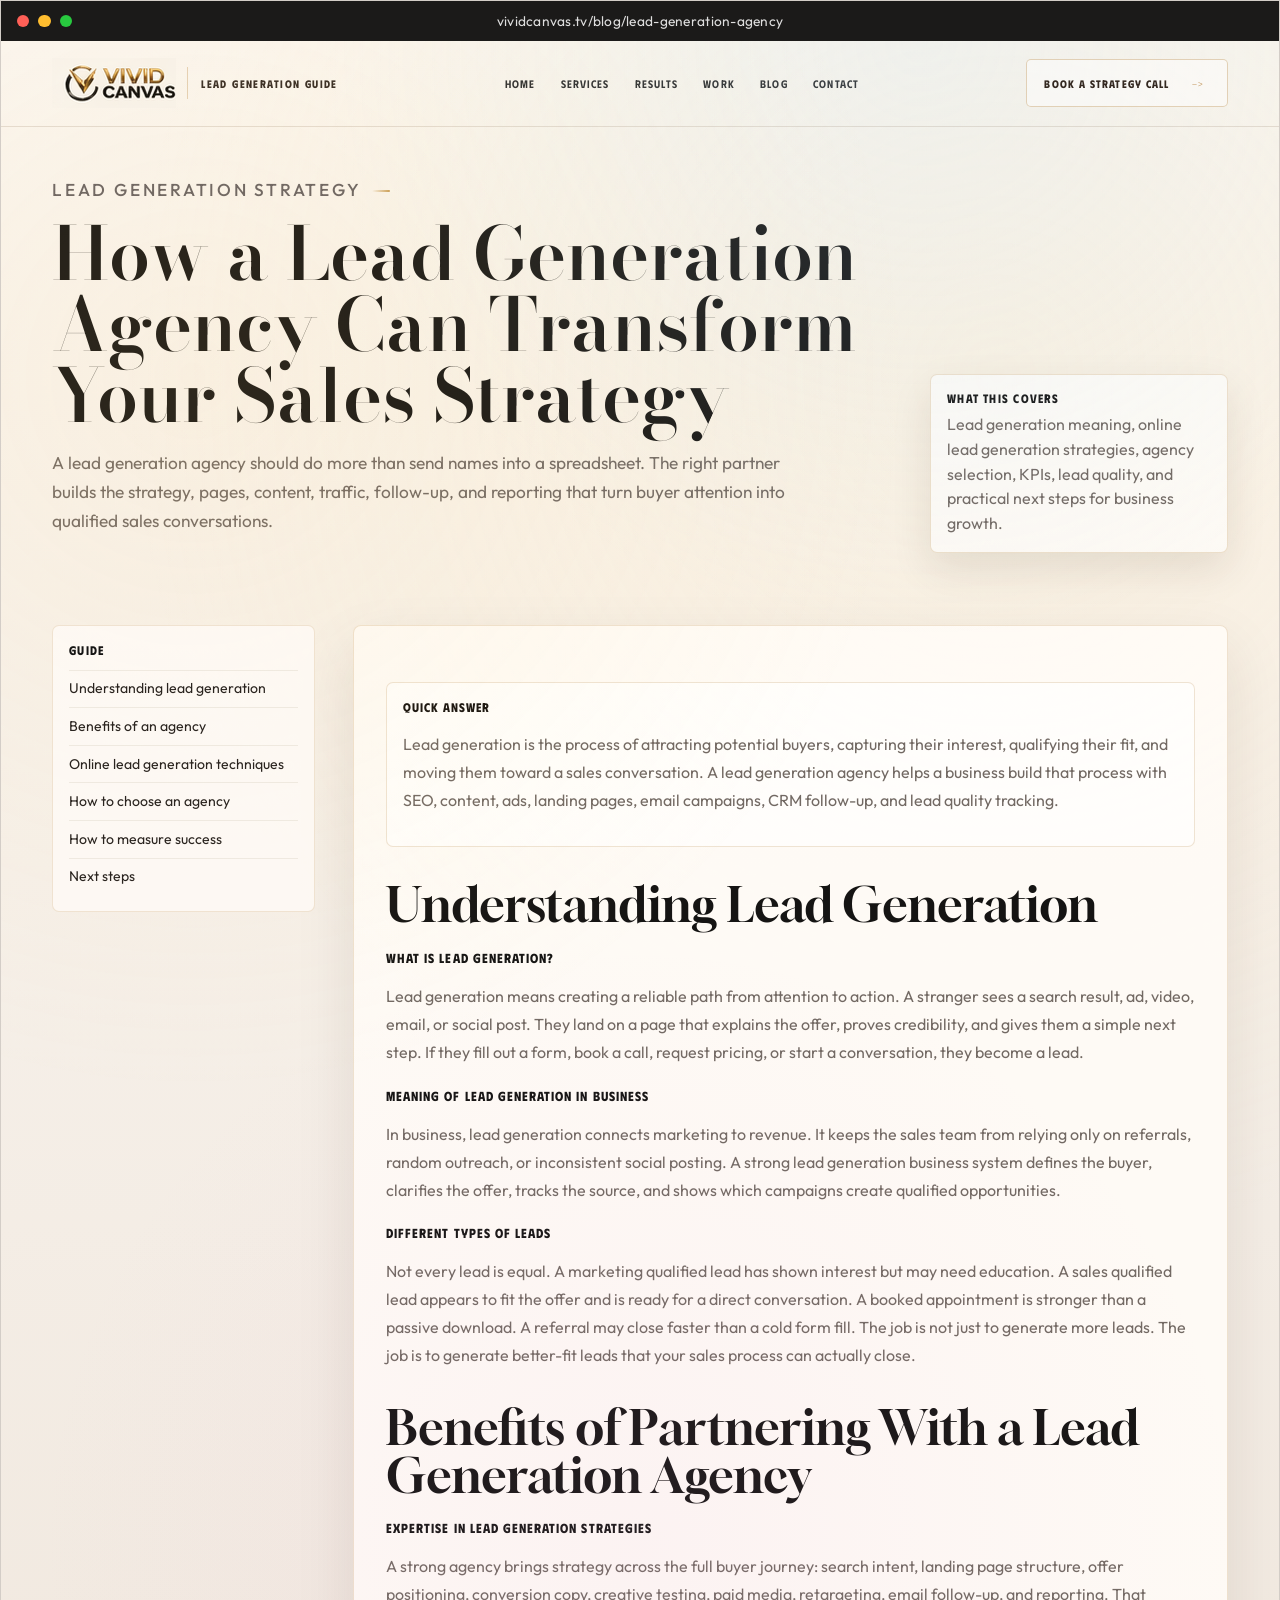
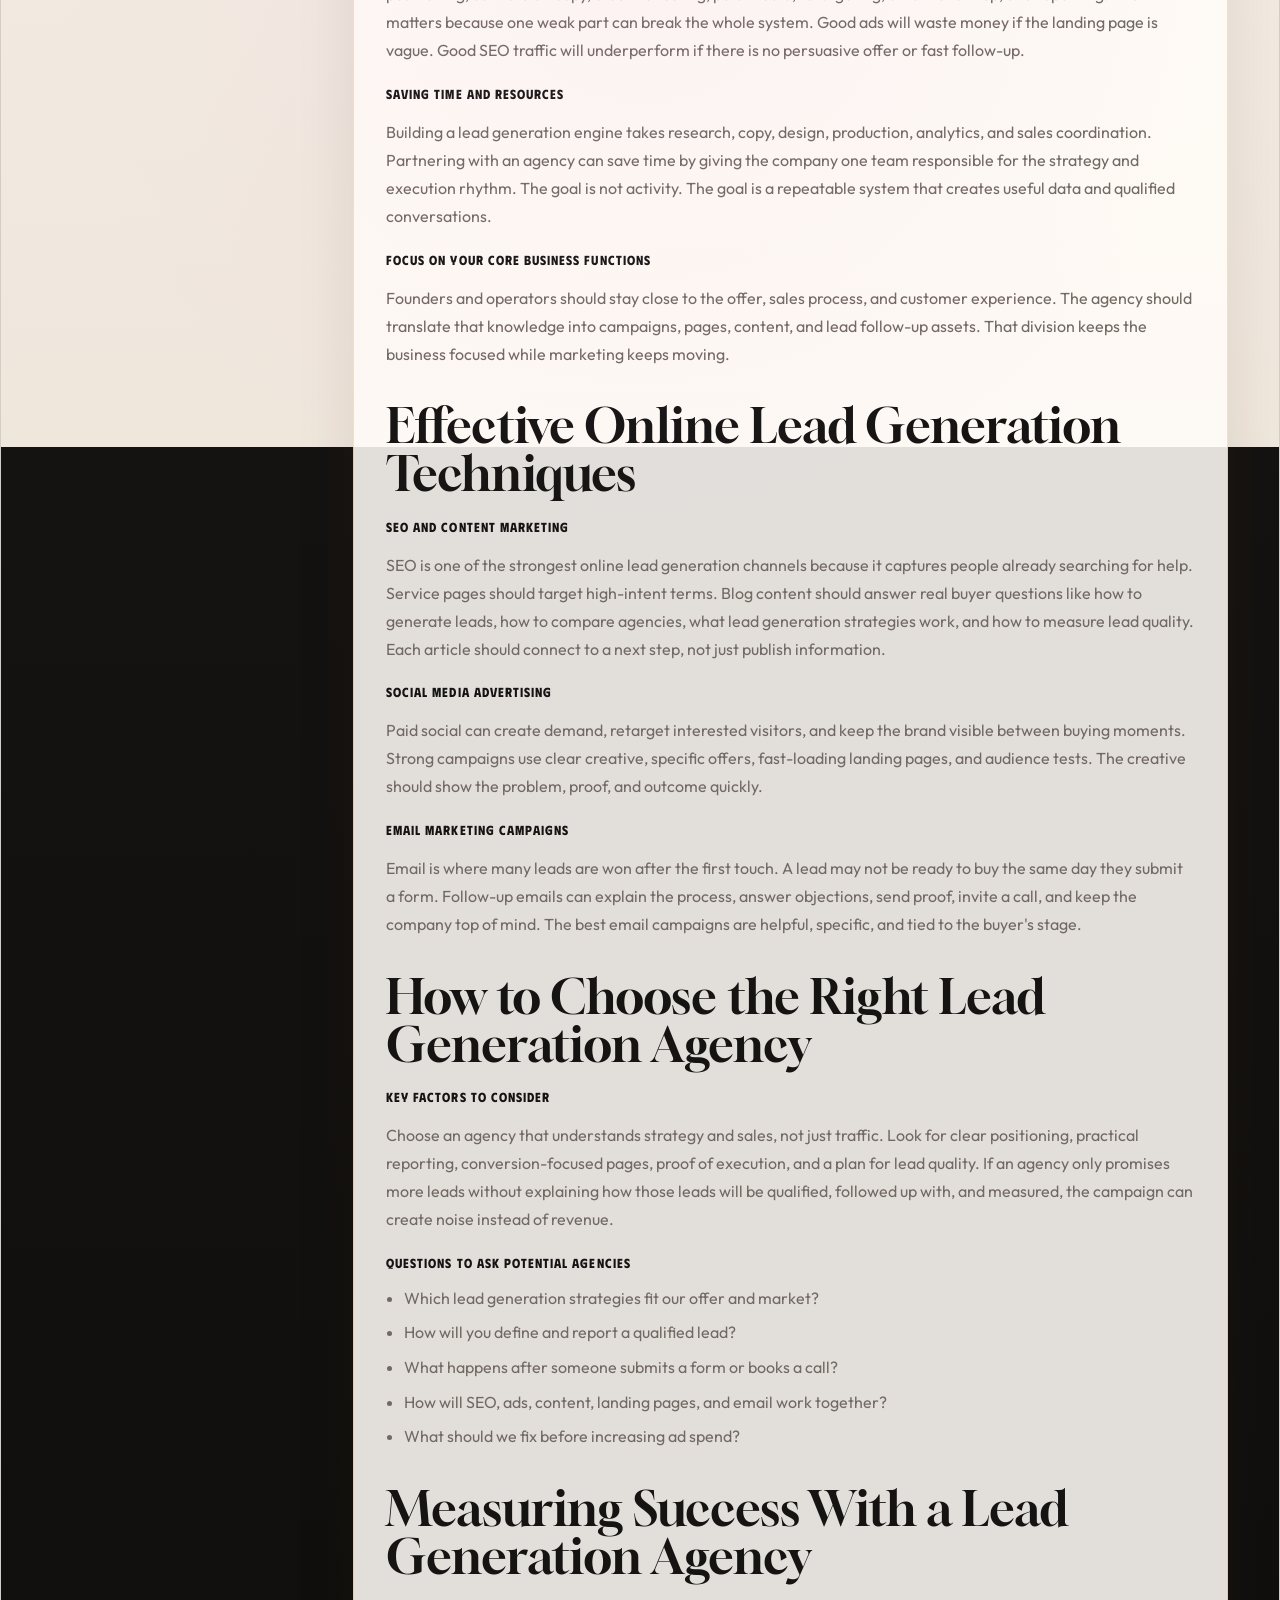
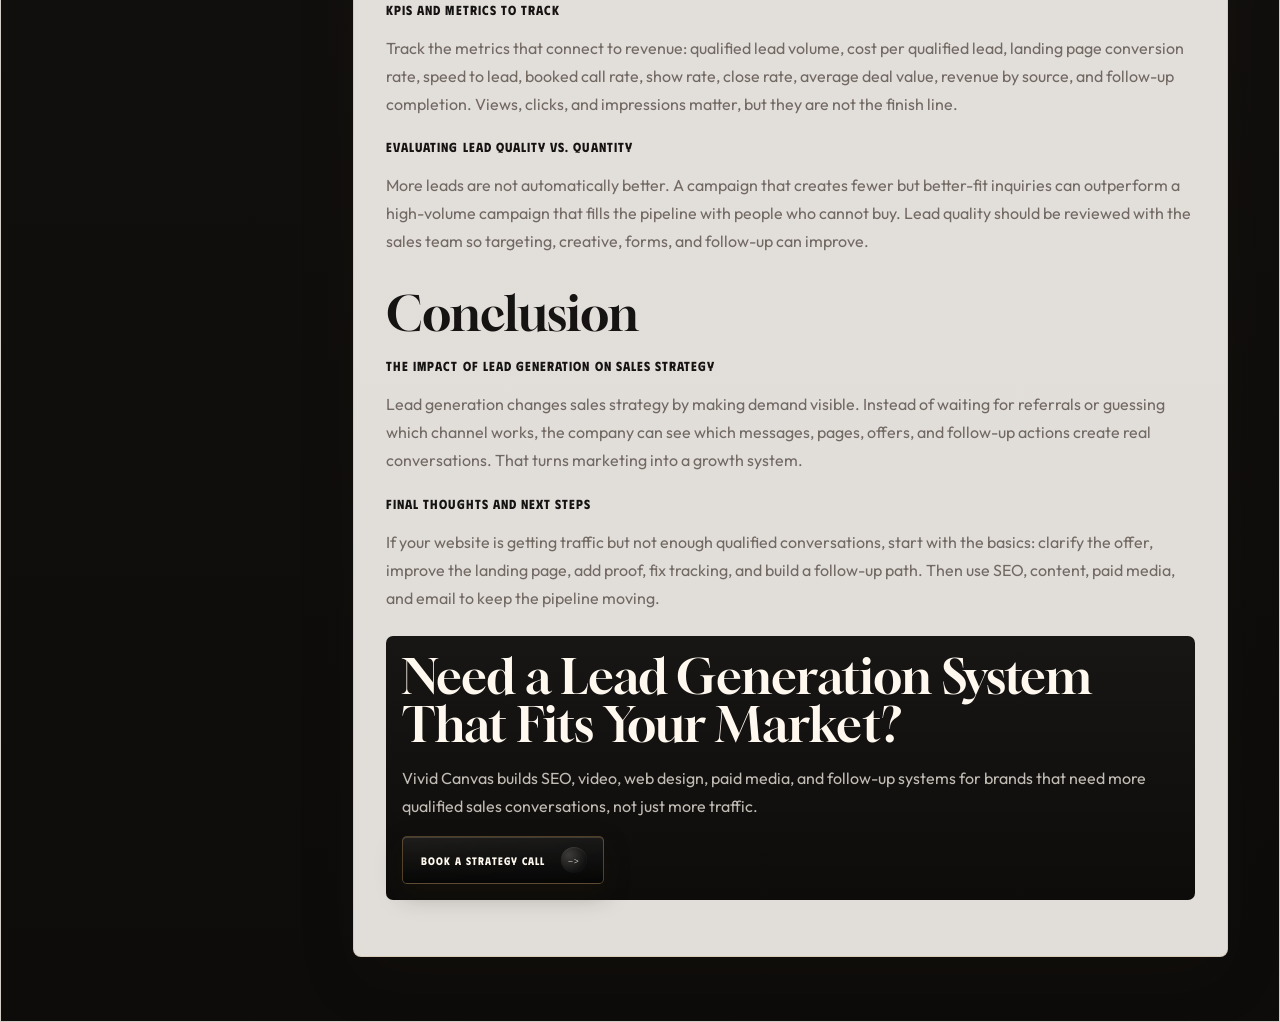
<file: blog/lead-generation-agency.html>
<!DOCTYPE html>
<html lang="en">
  <head>
    <meta charset="UTF-8" />
    <meta name="viewport" content="width=device-width, initial-scale=1.0" />
    <title>Lead Generation Agency: How to Generate Leads | Vivid Canvas TV</title>
    <meta
      name="description"
      content="Learn how a lead generation agency can reshape your sales strategy with SEO, content, paid media, email follow-up, and better lead quality tracking."
    />
    <meta name="robots" content="index, follow" />
    <link rel="canonical" href="https://vividcanvas.tv/blog/lead-generation-agency.html" />
    <meta property="og:type" content="article" />
    <meta property="og:title" content="How a Lead Generation Agency Can Transform Your Sales Strategy" />
    <meta
      property="og:description"
      content="A practical guide to lead generation meaning, online lead generation strategies, agency selection, KPIs, and lead quality."
    />
    <meta property="og:url" content="https://vividcanvas.tv/blog/lead-generation-agency.html" />
    <meta property="og:site_name" content="Vivid Canvas TV" />
    <meta property="og:image" content="https://vividcanvas.tv/assets/hero-emblem-cutout.png" />
    <meta name="twitter:card" content="summary_large_image" />
    <meta name="twitter:title" content="Lead Generation Agency: How to Generate Leads" />
    <meta
      name="twitter:description"
      content="How lead generation agencies use SEO, content, paid media, email, and sales follow-up to create better qualified leads."
    />
    <link rel="preconnect" href="https://fonts.googleapis.com" />
    <link rel="preconnect" href="https://fonts.gstatic.com" crossorigin />
    <link
      href="https://fonts.googleapis.com/css2?family=Bodoni+Moda:opsz,wght@6..96,500;6..96,600;6..96,700&family=Gloock&family=Outfit:wght@300;400;500;600;700&family=Phudu:wght@500;600;700;800&display=swap"
      rel="stylesheet"
    />
    <link rel="stylesheet" href="../styles.css" />
    <style>
      .article-main {
        background:
          radial-gradient(circle at 78% 8%, rgba(255, 228, 176, 0.22), transparent 22%),
          linear-gradient(180deg, #fbf7f2, #efe6dc 48%, #151311 48%, #0d0c0b);
      }

      .article-hero {
        display: grid;
        grid-template-columns: minmax(0, 1fr) minmax(16rem, 0.36fr);
        gap: clamp(1.5rem, 4vw, 4rem);
        align-items: end;
        padding-top: 3rem;
        padding-bottom: 2.5rem;
        border-top: 1px solid var(--line);
      }

      .article-hero h1 {
        max-width: 58rem;
        margin: 0;
        font-family: var(--font-luxury);
        font-size: 4.6rem;
        line-height: 0.96;
        font-weight: 600;
        letter-spacing: 0;
      }

      .article-hero p {
        max-width: 46rem;
        color: var(--muted);
        font-size: 1.08rem;
        line-height: 1.7;
      }

      .article-meta-panel {
        padding: 1rem;
        border: 1px solid rgba(184, 134, 66, 0.24);
        border-radius: var(--radius-md);
        background: rgba(255, 255, 255, 0.62);
        box-shadow: var(--shadow-card);
      }

      .article-meta-panel strong,
      .article-meta-panel span {
        display: block;
      }

      .article-meta-panel strong {
        margin-bottom: 0.45rem;
        font-family: var(--font-display);
        text-transform: uppercase;
        letter-spacing: 0.1em;
        font-size: 0.76rem;
      }

      .article-meta-panel span {
        color: var(--muted);
        line-height: 1.55;
      }

      .article-layout {
        display: grid;
        grid-template-columns: minmax(14rem, 0.3fr) minmax(0, 1fr);
        gap: clamp(1.2rem, 3vw, 2.4rem);
        padding-top: 2rem;
        padding-bottom: 4rem;
      }

      .article-toc {
        position: sticky;
        top: 1rem;
        align-self: start;
        padding: 1rem;
        border: 1px solid rgba(184, 134, 66, 0.2);
        border-radius: var(--radius-md);
        background: rgba(255, 252, 247, 0.76);
      }

      .article-toc h2 {
        margin: 0 0 0.8rem;
        font-family: var(--font-display);
        text-transform: uppercase;
        letter-spacing: 0.1em;
        font-size: 0.78rem;
      }

      .article-toc a {
        display: block;
        padding: 0.55rem 0;
        border-top: 1px solid rgba(123, 97, 66, 0.1);
        color: #2a241f;
        font-size: 0.88rem;
        line-height: 1.35;
      }

      .article-content {
        min-width: 0;
        padding: clamp(1rem, 3vw, 2rem);
        border: 1px solid rgba(184, 134, 66, 0.22);
        border-radius: var(--radius-lg);
        background: rgba(255, 252, 247, 0.88);
        box-shadow: 0 24px 60px rgba(45, 28, 8, 0.1);
      }

      .article-content h2 {
        margin: 2.1rem 0 0.8rem;
        font-family: var(--font-serif);
        font-size: clamp(2rem, 4vw, 3rem);
        line-height: 1;
        font-weight: 400;
        letter-spacing: 0;
      }

      .article-content h3 {
        margin: 1.35rem 0 0.4rem;
        font-family: var(--font-display);
        text-transform: uppercase;
        letter-spacing: 0.08em;
        font-size: 0.82rem;
      }

      .article-content p,
      .article-content li {
        color: var(--muted);
        font-size: 1rem;
        line-height: 1.75;
      }

      .article-content ul {
        display: grid;
        gap: 0.42rem;
        margin: 0.8rem 0 1rem;
        padding-left: 1.1rem;
      }

      .answer-callout,
      .article-cta {
        margin: 1.5rem 0;
        padding: 1rem;
        border-radius: var(--radius-md);
      }

      .answer-callout {
        border: 1px solid rgba(184, 134, 66, 0.22);
        background: rgba(255, 255, 255, 0.62);
      }

      .answer-callout strong {
        display: block;
        margin-bottom: 0.4rem;
        color: #15110d;
        font-family: var(--font-display);
        text-transform: uppercase;
        letter-spacing: 0.08em;
        font-size: 0.78rem;
      }

      .article-cta {
        color: #fff8ee;
        background: linear-gradient(180deg, #171615, #0d0c0b);
      }

      .article-cta h2 {
        margin-top: 0;
        color: #fff8ee;
      }

      .article-cta p {
        color: rgba(255, 248, 238, 0.74);
      }

      @media (max-width: 880px) {
        .article-main,
        .article-main *,
        .article-content {
          min-width: 0;
          max-width: 100%;
        }

        .article-hero,
        .article-layout {
          grid-template-columns: 1fr;
        }

        .article-hero.section-pad,
        .article-layout.section-pad {
          padding-left: 1.15rem;
          padding-right: 1.15rem;
        }

        .article-hero h1 {
          font-size: 2.65rem;
          overflow-wrap: anywhere;
        }

        .article-hero p,
        .article-content p,
        .article-content li {
          overflow-wrap: anywhere;
        }

        .article-toc {
          position: static;
        }
      }
    </style>
    <script type="application/ld+json">
      {
        "@context": "https://schema.org",
        "@type": "BlogPosting",
        "headline": "How a Lead Generation Agency Can Transform Your Sales Strategy",
        "description": "A practical guide to lead generation agency strategy, online lead generation, lead quality, KPIs, and how to choose the right partner.",
        "datePublished": "2026-05-09",
        "dateModified": "2026-05-09",
        "author": {
          "@type": "Organization",
          "name": "Vivid Canvas TV"
        },
        "publisher": {
          "@type": "Organization",
          "name": "Vivid Canvas TV, LLC",
          "logo": {
            "@type": "ImageObject",
            "url": "https://vividcanvas.tv/assets/logo-vivid.png"
          }
        },
        "mainEntityOfPage": "https://vividcanvas.tv/blog/lead-generation-agency.html",
        "keywords": [
          "lead generation agency",
          "how to generate leads",
          "lead generation strategies",
          "online lead generation",
          "lead generation meaning",
          "lead generation business"
        ]
      }
    </script>
    <script type="application/ld+json">
      {
        "@context": "https://schema.org",
        "@type": "FAQPage",
        "mainEntity": [
          {
            "@type": "Question",
            "name": "What is lead generation?",
            "acceptedAnswer": {
              "@type": "Answer",
              "text": "Lead generation is the process of attracting people who may need your product or service, earning their trust, and giving them a clear path to become a qualified sales opportunity."
            }
          },
          {
            "@type": "Question",
            "name": "What does a lead generation agency do?",
            "acceptedAnswer": {
              "@type": "Answer",
              "text": "A lead generation agency builds campaigns, landing pages, content, paid media, SEO, forms, email follow-up, and reporting systems that help a business create and qualify sales opportunities."
            }
          },
          {
            "@type": "Question",
            "name": "How do you measure lead generation success?",
            "acceptedAnswer": {
              "@type": "Answer",
              "text": "Measure lead generation success with qualified lead volume, conversion rate, cost per qualified lead, speed to lead, booked call rate, close rate, revenue, and lead quality."
            }
          }
        ]
      }
    </script>
  </head>
  <body>
    <div class="browser-shell">
      <div class="browser-bar">
        <div class="browser-left">
          <span class="traffic red"></span>
          <span class="traffic amber"></span>
          <span class="traffic green"></span>
        </div>
        <div class="browser-title">vividcanvas.tv/blog/lead-generation-agency</div>
        <div class="browser-actions"></div>
      </div>

      <main class="site article-main">
        <header class="site-header">
          <a class="brand" href="../index.html" aria-label="Vivid Canvas">
            <img class="brand-image" src="../assets/logo-vivid.png" alt="Vivid Canvas" />
            <span class="brand-service">Lead Generation Guide</span>
          </a>

          <nav class="main-nav" aria-label="Primary">
            <a href="../index.html#home">Home</a>
            <a href="../index.html#services">Services</a>
            <a href="../index.html#growth-proof">Results</a>
            <a href="../content-gallery/index.html#vc-work">Work</a>
            <a href="index.html">Blog</a>
            <a href="https://vividcanvas.tv/pages/contact">Contact</a>
          </nav>

          <div class="header-actions">
            <a class="button secondary large-nav-cta" href="https://vividcanvas.tv/pages/contact">
              <span>Book a Strategy Call</span>
              <span class="button-arrow plain">-></span>
            </a>
          </div>
        </header>

        <section class="article-hero section-pad">
          <div>
            <p class="eyebrow">Lead Generation Strategy</p>
            <h1>How a Lead Generation Agency Can Transform Your Sales Strategy</h1>
            <p>
              A lead generation agency should do more than send names into a
              spreadsheet. The right partner builds the strategy, pages, content,
              traffic, follow-up, and reporting that turn buyer attention into
              qualified sales conversations.
            </p>
          </div>
          <aside class="article-meta-panel">
            <strong>What This Covers</strong>
            <span>Lead generation meaning, online lead generation strategies, agency selection, KPIs, lead quality, and practical next steps for business growth.</span>
          </aside>
        </section>

        <section class="article-layout section-pad">
          <aside class="article-toc" aria-label="Article sections">
            <h2>Guide</h2>
            <a href="#understanding-lead-generation">Understanding lead generation</a>
            <a href="#benefits">Benefits of an agency</a>
            <a href="#techniques">Online lead generation techniques</a>
            <a href="#choose">How to choose an agency</a>
            <a href="#measure">How to measure success</a>
            <a href="#next-steps">Next steps</a>
          </aside>

          <article class="article-content">
            <div class="answer-callout">
              <strong>Quick Answer</strong>
              <p>
                Lead generation is the process of attracting potential buyers,
                capturing their interest, qualifying their fit, and moving them
                toward a sales conversation. A lead generation agency helps a
                business build that process with SEO, content, ads, landing
                pages, email campaigns, CRM follow-up, and lead quality tracking.
              </p>
            </div>

            <h2 id="understanding-lead-generation">Understanding Lead Generation</h2>
            <h3>What is lead generation?</h3>
            <p>
              Lead generation means creating a reliable path from attention to
              action. A stranger sees a search result, ad, video, email, or
              social post. They land on a page that explains the offer, proves
              credibility, and gives them a simple next step. If they fill out a
              form, book a call, request pricing, or start a conversation, they
              become a lead.
            </p>

            <h3>Meaning of lead generation in business</h3>
            <p>
              In business, lead generation connects marketing to revenue. It
              keeps the sales team from relying only on referrals, random
              outreach, or inconsistent social posting. A strong lead generation
              business system defines the buyer, clarifies the offer, tracks the
              source, and shows which campaigns create qualified opportunities.
            </p>

            <h3>Different types of leads</h3>
            <p>
              Not every lead is equal. A marketing qualified lead has shown
              interest but may need education. A sales qualified lead appears to
              fit the offer and is ready for a direct conversation. A booked
              appointment is stronger than a passive download. A referral may
              close faster than a cold form fill. The job is not just to generate
              more leads. The job is to generate better-fit leads that your sales
              process can actually close.
            </p>

            <h2 id="benefits">Benefits of Partnering With a Lead Generation Agency</h2>
            <h3>Expertise in lead generation strategies</h3>
            <p>
              A strong agency brings strategy across the full buyer journey:
              search intent, landing page structure, offer positioning,
              conversion copy, creative testing, paid media, retargeting, email
              follow-up, and reporting. That matters because one weak part can
              break the whole system. Good ads will waste money if the landing
              page is vague. Good SEO traffic will underperform if there is no
              persuasive offer or fast follow-up.
            </p>

            <h3>Saving time and resources</h3>
            <p>
              Building a lead generation engine takes research, copy, design,
              production, analytics, and sales coordination. Partnering with an
              agency can save time by giving the company one team responsible
              for the strategy and execution rhythm. The goal is not activity.
              The goal is a repeatable system that creates useful data and
              qualified conversations.
            </p>

            <h3>Focus on your core business functions</h3>
            <p>
              Founders and operators should stay close to the offer, sales
              process, and customer experience. The agency should translate that
              knowledge into campaigns, pages, content, and lead follow-up
              assets. That division keeps the business focused while marketing
              keeps moving.
            </p>

            <h2 id="techniques">Effective Online Lead Generation Techniques</h2>
            <h3>SEO and content marketing</h3>
            <p>
              SEO is one of the strongest online lead generation channels
              because it captures people already searching for help. Service
              pages should target high-intent terms. Blog content should answer
              real buyer questions like how to generate leads, how to compare
              agencies, what lead generation strategies work, and how to measure
              lead quality. Each article should connect to a next step, not just
              publish information.
            </p>

            <h3>Social media advertising</h3>
            <p>
              Paid social can create demand, retarget interested visitors, and
              keep the brand visible between buying moments. Strong campaigns
              use clear creative, specific offers, fast-loading landing pages,
              and audience tests. The creative should show the problem, proof,
              and outcome quickly.
            </p>

            <h3>Email marketing campaigns</h3>
            <p>
              Email is where many leads are won after the first touch. A lead
              may not be ready to buy the same day they submit a form. Follow-up
              emails can explain the process, answer objections, send proof,
              invite a call, and keep the company top of mind. The best email
              campaigns are helpful, specific, and tied to the buyer's stage.
            </p>

            <h2 id="choose">How to Choose the Right Lead Generation Agency</h2>
            <h3>Key factors to consider</h3>
            <p>
              Choose an agency that understands strategy and sales, not just
              traffic. Look for clear positioning, practical reporting,
              conversion-focused pages, proof of execution, and a plan for lead
              quality. If an agency only promises more leads without explaining
              how those leads will be qualified, followed up with, and measured,
              the campaign can create noise instead of revenue.
            </p>

            <h3>Questions to ask potential agencies</h3>
            <ul>
              <li>Which lead generation strategies fit our offer and market?</li>
              <li>How will you define and report a qualified lead?</li>
              <li>What happens after someone submits a form or books a call?</li>
              <li>How will SEO, ads, content, landing pages, and email work together?</li>
              <li>What should we fix before increasing ad spend?</li>
            </ul>

            <h2 id="measure">Measuring Success With a Lead Generation Agency</h2>
            <h3>KPIs and metrics to track</h3>
            <p>
              Track the metrics that connect to revenue: qualified lead volume,
              cost per qualified lead, landing page conversion rate, speed to
              lead, booked call rate, show rate, close rate, average deal value,
              revenue by source, and follow-up completion. Views, clicks, and
              impressions matter, but they are not the finish line.
            </p>

            <h3>Evaluating lead quality vs. quantity</h3>
            <p>
              More leads are not automatically better. A campaign that creates
              fewer but better-fit inquiries can outperform a high-volume
              campaign that fills the pipeline with people who cannot buy. Lead
              quality should be reviewed with the sales team so targeting,
              creative, forms, and follow-up can improve.
            </p>

            <h2 id="next-steps">Conclusion</h2>
            <h3>The impact of lead generation on sales strategy</h3>
            <p>
              Lead generation changes sales strategy by making demand visible.
              Instead of waiting for referrals or guessing which channel works,
              the company can see which messages, pages, offers, and follow-up
              actions create real conversations. That turns marketing into a
              growth system.
            </p>

            <h3>Final thoughts and next steps</h3>
            <p>
              If your website is getting traffic but not enough qualified
              conversations, start with the basics: clarify the offer, improve
              the landing page, add proof, fix tracking, and build a follow-up
              path. Then use SEO, content, paid media, and email to keep the
              pipeline moving.
            </p>

            <section class="article-cta">
              <h2>Need a Lead Generation System That Fits Your Market?</h2>
              <p>
                Vivid Canvas builds SEO, video, web design, paid media, and
                follow-up systems for brands that need more qualified sales
                conversations, not just more traffic.
              </p>
              <a class="button primary" href="https://vividcanvas.tv/pages/contact">
                <span>Book a Strategy Call</span>
                <span class="button-arrow">-></span>
              </a>
            </section>
          </article>
        </section>
      </main>
    </div>
  </body>
</html>
</file>
<file: styles.css>
:root {
  --bg-page: #efe7dd;
  --bg-light: #f7f1ea;
  --bg-ivory: #fbf7f2;
  --bg-card: #f8f3ed;
  --bg-dark: #111111;
  --bg-dark-2: #161514;
  --ink: #151413;
  --muted: #726963;
  --line: rgba(123, 97, 66, 0.18);
  --line-strong: rgba(193, 151, 91, 0.38);
  --gold: #b88542;
  --gold-bright: #f0d39c;
  --gold-soft: #d4af72;
  --shadow-soft: 0 20px 50px rgba(39, 26, 10, 0.12);
  --shadow-card: 0 16px 40px rgba(45, 28, 8, 0.1);
  --shadow-dark: 0 22px 60px rgba(0, 0, 0, 0.3);
  --radius-lg: 8px;
  --radius-md: 7px;
  --radius-sm: 5px;
  --pad: clamp(1.25rem, 4vw, 5rem);
  --font-sans: "Outfit", system-ui, -apple-system, BlinkMacSystemFont, "Segoe UI", sans-serif;
  --font-display: "Phudu", "Outfit", system-ui, sans-serif;
  --font-serif: "Glora", "Gloock", Georgia, serif;
  --font-luxury: "Bodoni Moda", "Gloock", "Didot", "Bodoni 72", Georgia, serif;
}

@keyframes premiumWiggleIn {
  0% {
    opacity: 0;
    transform:
      translate3d(var(--reveal-x, 0), var(--reveal-y, 1rem), 0)
      rotate(var(--reveal-tilt, 0deg))
      scale(0.965);
    filter: blur(10px);
  }
  46% {
    opacity: 1;
    transform:
      translate3d(var(--reveal-back-x, -0.22rem), var(--reveal-back-y, -0.16rem), 0)
      rotate(var(--reveal-back-tilt, -0.55deg))
      scale(1.018);
    filter: blur(0);
  }
  66% {
    transform:
      translate3d(var(--reveal-forward-x, 0.16rem), var(--reveal-forward-y, 0.1rem), 0)
      rotate(var(--reveal-forward-tilt, 0.3deg))
      scale(0.996);
  }
  82% {
    transform:
      translate3d(var(--reveal-settle-x, -0.06rem), var(--reveal-settle-y, -0.04rem), 0)
      rotate(var(--reveal-settle-tilt, -0.12deg))
      scale(1.004);
  }
  100% {
    opacity: 1;
    transform: translate3d(0, 0, 0) rotate(0deg) scale(1);
    filter: blur(0);
  }
}

@keyframes floatNode {
  0%, 100% {
    transform: translate3d(0, 0, 0) rotate(0deg);
  }
  35% {
    transform: translate3d(0.36rem, -0.34rem, 0) rotate(4deg);
  }
  68% {
    transform: translate3d(-0.22rem, 0.18rem, 0) rotate(-2deg);
  }
}

@keyframes funnelTravel {
  0% {
    opacity: 0.48;
    transform: translate3d(0, 0, 0) scale(1);
  }
  48% {
    opacity: 1;
    transform: translate3d(3.4rem, 1.2rem, 0) scale(0.82);
  }
  100% {
    opacity: 0.48;
    transform: translate3d(5.7rem, 2.45rem, 0) scale(0.58);
  }
}

@keyframes websitePulse {
  0%, 100% {
    transform: translate3d(0, 0, 0) scale(1);
    box-shadow: 0 18px 44px rgba(0, 0, 0, 0.28), inset 0 1px 0 rgba(255, 255, 255, 0.18);
  }
  50% {
    transform: translate3d(0, -0.18rem, 0) scale(1.025);
    box-shadow: 0 24px 58px rgba(0, 0, 0, 0.34), 0 0 40px rgba(232, 185, 103, 0.18), inset 0 1px 0 rgba(255, 255, 255, 0.2);
  }
}

@keyframes adLift {
  0%, 100% {
    transform: translate3d(0, 0, 0) rotate(0deg);
  }
  42% {
    transform: translate3d(0.24rem, -0.48rem, 0) rotate(2deg);
  }
  74% {
    transform: translate3d(-0.12rem, 0.16rem, 0) rotate(-1deg);
  }
}

@keyframes graphRun {
  0%, 100% {
    transform: scaleY(0.45);
  }
  50% {
    transform: scaleY(1);
  }
}

.reveal-ready .reveal-item {
  opacity: 0;
  transform:
    translate3d(var(--reveal-x, 0), var(--reveal-y, 1rem), 0)
    rotate(var(--reveal-tilt, 0deg))
    scale(0.965);
  transform-origin: 50% 55%;
  will-change: transform, opacity, filter;
}

.reveal-ready .reveal-item.is-visible {
  animation: premiumWiggleIn 0.92s cubic-bezier(0.16, 1, 0.3, 1) var(--reveal-delay, 0ms) both;
}

.reveal-ready .reveal-item.reveal-complete {
  opacity: 1;
  transform: none;
  filter: none;
  will-change: auto;
}

@media (prefers-reduced-motion: reduce) {
  .reveal-ready .reveal-item,
  .reveal-ready .reveal-item.is-visible,
  .reveal-ready .reveal-item.reveal-complete {
    opacity: 1;
    transform: none;
    filter: none;
    animation: none;
    will-change: auto;
  }

  .local-card:hover,
  .local-card:focus-within {
    animation: none;
  }

  .local-card:hover .local-card-icon,
  .local-card:focus-within .local-card-icon {
    transform: none;
  }

  .social-node,
  .source-dot,
  .website-card,
  .ad-card,
  .scale-graph i {
    animation: none !important;
  }
}

.growth-command {
  position: relative;
  isolation: isolate;
  overflow: hidden;
  color: #fff4df;
  border-block: 1px solid rgba(232, 185, 103, 0.26);
  background:
    radial-gradient(ellipse at 82% 12%, rgba(232, 185, 103, 0.18), transparent 30%),
    radial-gradient(ellipse at 8% 88%, rgba(144, 29, 23, 0.22), transparent 34%),
    linear-gradient(135deg, #171513 0%, #0b0a09 54%, #15110e 100%);
}

.growth-command::before,
.growth-command::after {
  content: "";
  position: absolute;
  inset: 0;
  z-index: -1;
  pointer-events: none;
}

.growth-command::before {
  background:
    linear-gradient(112deg, transparent 0 42%, rgba(238, 195, 112, 0.13) 43%, transparent 44% 76%, rgba(128, 29, 24, 0.16) 77%, transparent 78%),
    linear-gradient(rgba(255, 255, 255, 0.026) 1px, transparent 1px) 0 0 / 4.6rem 4.6rem,
    linear-gradient(90deg, rgba(255, 255, 255, 0.022) 1px, transparent 1px) 0 0 / 4.6rem 4.6rem;
  opacity: 0.72;
}

.growth-command::after {
  background: linear-gradient(180deg, rgba(0, 0, 0, 0.04), rgba(0, 0, 0, 0.36));
}

.growth-command-grid {
  position: relative;
  display: grid;
  grid-template-columns: minmax(19rem, 0.7fr) minmax(0, 1.3fr);
  gap: clamp(1rem, 2.8vw, 2.7rem);
  align-items: stretch;
  padding-top: clamp(2.2rem, 5vw, 4.6rem);
  padding-bottom: clamp(2.2rem, 5vw, 4.6rem);
}

.growth-command-lead {
  display: flex;
  flex-direction: column;
  justify-content: center;
  min-width: 0;
  max-width: 38rem;
}

.growth-command-lead h2 {
  margin: 0;
  color: #fff2cf;
  font-family: var(--font-luxury);
  font-size: clamp(3.2rem, 7vw, 6.7rem);
  font-weight: 600;
  line-height: 0.9;
  letter-spacing: 0;
  text-wrap: balance;
}

.growth-command-lead p:not(.eyebrow) {
  max-width: 31rem;
  margin: 1rem 0 1.3rem;
  color: rgba(255, 239, 214, 0.74);
  font-size: 1rem;
  line-height: 1.68;
}

.growth-command-lead .button {
  width: fit-content;
}

.growth-command-cards {
  display: grid;
  grid-template-columns: repeat(3, minmax(0, 1fr));
  gap: 0.82rem;
  min-width: 0;
}

.growth-card {
  position: relative;
  display: flex;
  flex-direction: column;
  min-width: 0;
  min-height: 24rem;
  padding: clamp(1rem, 1.5vw, 1.3rem);
  overflow: hidden;
  border: 1px solid rgba(232, 185, 103, 0.28);
  border-radius: var(--radius-lg);
  background:
    linear-gradient(152deg, rgba(255, 255, 255, 0.1), rgba(255, 255, 255, 0.028) 45%, rgba(141, 35, 28, 0.12)),
    rgba(12, 11, 10, 0.78);
  box-shadow:
    0 22px 58px rgba(0, 0, 0, 0.34),
    inset 0 1px 0 rgba(255, 255, 255, 0.09);
}

.growth-card::before {
  content: "";
  position: absolute;
  inset: 0;
  pointer-events: none;
  background:
    radial-gradient(ellipse at 18% 0%, rgba(238, 195, 112, 0.18), transparent 42%),
    linear-gradient(180deg, transparent 0 78%, rgba(105, 25, 21, 0.32));
  opacity: 0.82;
}

.growth-card > * {
  position: relative;
  z-index: 1;
}

.growth-card:nth-child(2) {
  background:
    linear-gradient(152deg, rgba(255, 255, 255, 0.1), rgba(255, 255, 255, 0.026) 48%, rgba(46, 89, 95, 0.14)),
    rgba(12, 11, 10, 0.78);
}

.growth-card:nth-child(3) {
  background:
    linear-gradient(152deg, rgba(255, 255, 255, 0.1), rgba(255, 255, 255, 0.026) 48%, rgba(143, 47, 36, 0.16)),
    rgba(12, 11, 10, 0.78);
}

.growth-card-number {
  align-self: flex-start;
  min-height: 1.45rem;
  padding: 0.22rem 0.46rem;
  border: 1px solid rgba(232, 185, 103, 0.34);
  border-radius: var(--radius-sm);
  color: #efc778;
  background: rgba(255, 255, 255, 0.045);
  font-size: 0.66rem;
  font-weight: 800;
  letter-spacing: 0.08em;
}

.growth-visual {
  position: relative;
  min-height: 8.6rem;
  margin: 1.35rem 0 1.2rem;
  overflow: hidden;
  border: 1px solid rgba(232, 185, 103, 0.18);
  border-radius: var(--radius-md);
  background:
    radial-gradient(ellipse at 20% 12%, rgba(232, 185, 103, 0.22), transparent 38%),
    radial-gradient(ellipse at 84% 84%, rgba(135, 201, 215, 0.12), transparent 36%),
    rgba(255, 255, 255, 0.035);
  box-shadow: inset 0 1px 0 rgba(255, 255, 255, 0.07);
}

.social-node,
.source-dot,
.ad-card,
.website-card {
  position: absolute;
  border: 1px solid rgba(232, 185, 103, 0.32);
  color: #fff2cf;
  background:
    radial-gradient(circle at 32% 24%, rgba(255, 255, 255, 0.15), rgba(232, 185, 103, 0.14) 48%, rgba(255, 255, 255, 0.035));
  box-shadow:
    0 12px 28px rgba(0, 0, 0, 0.22),
    inset 0 1px 0 rgba(255, 255, 255, 0.1);
}

.social-node,
.source-dot,
.ad-card {
  display: grid;
  place-items: center;
}

.social-node {
  width: 2.75rem;
  height: 2.75rem;
  border-radius: 50%;
  font-family: var(--font-display);
  font-size: 0.72rem;
  font-weight: 900;
  animation: floatNode 4.6s ease-in-out infinite;
}

.social-node .icon,
.source-dot .icon {
  width: 1.05rem;
  height: 1.05rem;
}

.node-google {
  left: 7%;
  top: 14%;
}

.node-instagram {
  left: 39%;
  top: 5%;
  animation-delay: -1.1s;
}

.node-youtube {
  right: 10%;
  top: 27%;
  animation-delay: -2.2s;
}

.node-tiktok {
  left: 28%;
  bottom: 10%;
  animation-delay: -3.1s;
}

.rank-line {
  position: absolute;
  height: 1px;
  background: linear-gradient(90deg, transparent, rgba(232, 185, 103, 0.6), transparent);
  transform-origin: left center;
}

.rank-line.line-one {
  left: 22%;
  top: 36%;
  width: 56%;
  transform: rotate(14deg);
}

.rank-line.line-two {
  left: 18%;
  bottom: 31%;
  width: 62%;
  transform: rotate(-8deg);
}

.source-dot {
  left: 8%;
  width: 2.25rem;
  height: 2.25rem;
  border-radius: 50%;
  animation: funnelTravel 3.8s ease-in-out infinite;
}

.source-one {
  top: 14%;
}

.source-two {
  top: 42%;
  animation-delay: -1.25s;
}

.source-three {
  top: 68%;
  animation-delay: -2.5s;
}

.funnel-shape {
  position: absolute;
  left: 42%;
  top: 18%;
  width: 4.3rem;
  height: 5.6rem;
  clip-path: polygon(0 0, 100% 0, 63% 54%, 63% 100%, 37% 100%, 37% 54%);
  border: 1px solid rgba(232, 185, 103, 0.26);
  background: linear-gradient(180deg, rgba(232, 185, 103, 0.22), rgba(143, 47, 36, 0.16));
  opacity: 0.86;
}

.website-card {
  position: absolute;
  right: 7%;
  bottom: 13%;
  display: grid;
  gap: 0.36rem;
  width: 5.6rem;
  padding: 0.55rem;
  border: 1px solid rgba(232, 185, 103, 0.28);
  border-radius: var(--radius-sm);
  background: rgba(255, 242, 207, 0.1);
  animation: websitePulse 3.8s ease-in-out infinite;
}

.website-card i,
.website-card b,
.website-card em {
  display: block;
  height: 0.42rem;
  border-radius: 999px;
  background: rgba(255, 242, 207, 0.58);
}

.website-card i {
  width: 80%;
  background: #efc778;
}

.website-card b {
  width: 100%;
}

.website-card em {
  width: 58%;
  background: rgba(143, 47, 36, 0.8);
}

.ad-card {
  width: 4.4rem;
  min-height: 3.2rem;
  padding: 0.5rem;
  border-radius: var(--radius-sm);
  font-family: var(--font-display);
  font-size: 0.68rem;
  font-weight: 900;
  text-transform: uppercase;
  animation: adLift 4.2s ease-in-out infinite;
}

.ad-card i {
  display: block;
  width: 72%;
  height: 0.36rem;
  margin-top: 0.38rem;
  border-radius: 999px;
  background: rgba(239, 199, 120, 0.64);
}

.ad-one {
  left: 8%;
  top: 15%;
}

.ad-two {
  right: 10%;
  top: 11%;
  animation-delay: -1.35s;
}

.ad-three {
  left: 30%;
  bottom: 13%;
  animation-delay: -2.55s;
}

.scale-graph {
  position: absolute;
  right: 12%;
  bottom: 15%;
  display: flex;
  align-items: end;
  gap: 0.28rem;
  width: 4.8rem;
  height: 4.7rem;
  padding: 0.55rem;
  border: 1px solid rgba(232, 185, 103, 0.18);
  border-radius: var(--radius-sm);
  background: rgba(255, 255, 255, 0.035);
}

.scale-graph i {
  flex: 1;
  height: 100%;
  border-radius: 999px 999px 0 0;
  background: linear-gradient(180deg, #efc778, rgba(143, 47, 36, 0.82));
  transform-origin: bottom;
  animation: graphRun 2.6s ease-in-out infinite;
}

.scale-graph i:nth-child(2) {
  animation-delay: -0.75s;
}

.scale-graph i:nth-child(3) {
  animation-delay: -1.4s;
}

.growth-card h3 {
  margin: 1.1rem 0 0.55rem;
  color: #fff2cf;
  font-family: var(--font-luxury);
  font-size: clamp(2.3rem, 3.4vw, 3.45rem);
  font-weight: 600;
  line-height: 0.94;
  letter-spacing: 0;
}

.growth-card p {
  margin: 0;
  color: rgba(255, 239, 214, 0.72);
  font-size: 0.92rem;
  line-height: 1.58;
}

.growth-card ul {
  display: grid;
  gap: 0.38rem;
  margin: auto 0 0;
  padding: 1rem 0 0;
  list-style: none;
  border-top: 1px solid rgba(232, 185, 103, 0.16);
}

.growth-card li {
  position: relative;
  padding-left: 0.82rem;
  color: rgba(255, 239, 214, 0.64);
  font-size: 0.76rem;
  line-height: 1.42;
}

.growth-card li::before {
  content: "";
  position: absolute;
  left: 0;
  top: 0.52em;
  width: 0.32rem;
  height: 0.32rem;
  border-radius: 50%;
  background: #a73a2d;
  box-shadow: 0 0 12px rgba(167, 58, 45, 0.46);
}

@media (max-width: 1120px) {
  .growth-command-grid {
    grid-template-columns: 1fr;
  }

  .growth-command-lead {
    max-width: 100%;
  }

  .growth-command-lead p:not(.eyebrow) {
    max-width: 42rem;
  }

  .growth-command-cards {
    grid-template-columns: repeat(3, minmax(0, 1fr));
  }

  .growth-card {
    min-height: 25rem;
  }
}

@media (max-width: 760px) {
  .growth-command-grid {
    padding-top: 1.75rem;
    padding-bottom: 1.85rem;
  }

  .growth-command-lead h2 {
    font-size: clamp(3rem, 18vw, 4.4rem);
  }

  .growth-command-cards {
    grid-template-columns: 1fr;
  }

  .growth-card {
    min-height: auto;
  }

  .growth-visual {
    min-height: 8.2rem;
    margin-top: 1rem;
  }

  .growth-card ul {
    margin-top: 1rem;
  }
}

.command-edge {
  --command-gold: #f3c36f;
  --command-gold-soft: rgba(243, 195, 111, 0.58);
  --command-gold-faint: rgba(243, 195, 111, 0.18);
  --command-red: #e85b43;
  --command-green: #84d46f;
  --command-cyan: #65d7ee;
  --command-cream: #fff0d2;
  --command-muted: rgba(255, 234, 202, 0.64);
  position: relative;
  isolation: isolate;
  min-height: 100svh;
  overflow: hidden;
  color: var(--command-cream);
  background:
    radial-gradient(ellipse at 88% 17%, rgba(92, 206, 237, 0.17), transparent 28%),
    radial-gradient(ellipse at 24% 98%, rgba(232, 91, 67, 0.12), transparent 30%),
    radial-gradient(ellipse at 72% 102%, rgba(243, 195, 111, 0.18), transparent 35%),
    linear-gradient(115deg, #10100f 0%, #080807 46%, #11100e 100%);
  border-block: 1px solid rgba(243, 195, 111, 0.22);
}

.command-edge::before,
.command-edge::after {
  content: "";
  position: absolute;
  inset: 0;
  z-index: -1;
  pointer-events: none;
}

.command-edge::before {
  background:
    linear-gradient(rgba(255, 255, 255, 0.035) 1px, transparent 1px) 0 0 / 4.4rem 4.4rem,
    linear-gradient(90deg, rgba(255, 255, 255, 0.028) 1px, transparent 1px) 0 0 / 4.4rem 4.4rem,
    linear-gradient(117deg, transparent 0 50%, rgba(243, 195, 111, 0.09) 50.4%, transparent 51%),
    linear-gradient(62deg, transparent 0 62%, rgba(232, 91, 67, 0.08) 62.4%, transparent 63%);
  opacity: 0.72;
}

.command-edge::after {
  background:
    radial-gradient(ellipse at 50% 108%, rgba(243, 195, 111, 0.2), transparent 48%),
    linear-gradient(180deg, rgba(0, 0, 0, 0.04), rgba(0, 0, 0, 0.34));
}

.command-edge-bg {
  position: absolute;
  inset: 0;
  z-index: -1;
  overflow: hidden;
  opacity: 0.62;
  pointer-events: none;
}

.command-edge-bg img {
  position: absolute;
  inset: 0;
  width: 100%;
  height: 100%;
  object-fit: cover;
  opacity: 0.18;
  filter: saturate(0.96) contrast(1.18) brightness(0.72);
  mix-blend-mode: screen;
  transform: translate3d(var(--command-x, 0), var(--command-y, 0), 0) scale(1.04);
  transition: transform 0.16s ease-out;
}

.command-edge-bg::after {
  content: "";
  position: absolute;
  inset: 0;
  background:
    linear-gradient(90deg, rgba(7, 7, 6, 0.84) 0 18%, rgba(7, 7, 6, 0.34) 48%, rgba(7, 7, 6, 0.68) 100%),
    linear-gradient(180deg, rgba(7, 7, 6, 0.68), rgba(7, 7, 6, 0.42) 44%, rgba(7, 7, 6, 0.8));
}

.command-beam {
  position: absolute;
  height: 2px;
  border-radius: 999px;
  background: linear-gradient(90deg, transparent, rgba(243, 195, 111, 0.88), rgba(232, 91, 67, 0.42), transparent);
  filter: blur(0.3px);
  box-shadow: 0 0 24px rgba(243, 195, 111, 0.42);
  transform-origin: center;
}

.beam-one {
  width: 38rem;
  right: -8rem;
  top: 16%;
  transform: rotate(-22deg);
}

.beam-two {
  width: 54rem;
  left: 8%;
  bottom: 4%;
  transform: rotate(3deg);
}

.beam-three {
  width: 24rem;
  right: 8%;
  bottom: 18%;
  background: linear-gradient(90deg, transparent, rgba(101, 215, 238, 0.72), rgba(209, 91, 214, 0.48), transparent);
  transform: rotate(-15deg);
}

.command-shell {
  display: grid;
  grid-template-columns: 4.4rem minmax(0, 1fr);
  gap: 0.72rem;
  min-height: 100svh;
  padding-top: 0.7rem;
  padding-bottom: 0.7rem;
}

.command-rail {
  display: grid;
  grid-template-rows: auto repeat(4, minmax(3.8rem, 1fr)) auto;
  gap: 0.58rem;
  align-items: center;
  justify-items: center;
  min-height: 0;
  padding: 0.7rem 0.5rem;
  border: 1px solid rgba(243, 195, 111, 0.22);
  border-radius: 0 18px 18px 0;
  background:
    linear-gradient(180deg, rgba(255, 255, 255, 0.06), transparent 34%),
    rgba(7, 7, 6, 0.78);
  box-shadow:
    0 24px 52px rgba(0, 0, 0, 0.3),
    inset 0 1px 0 rgba(255, 255, 255, 0.08);
  backdrop-filter: blur(18px) saturate(1.08);
  -webkit-backdrop-filter: blur(18px) saturate(1.08);
}

.command-rail img {
  width: 2.68rem;
  height: 2.68rem;
  padding: 0.32rem;
  object-fit: contain;
  border: 1px solid rgba(243, 195, 111, 0.32);
  border-radius: 50%;
  background: rgba(255, 248, 235, 0.96);
  box-shadow: 0 0 24px rgba(243, 195, 111, 0.18);
}

.command-rail button {
  position: relative;
  display: grid;
  place-items: center;
  width: 2.78rem;
  height: 3.55rem;
  padding: 0;
  border: 1px solid rgba(243, 195, 111, 0.18);
  border-radius: 6px;
  background: rgba(255, 255, 255, 0.035);
  cursor: pointer;
  transition: transform 0.18s ease, border-color 0.22s ease, background 0.22s ease, box-shadow 0.22s ease;
}

.command-rail button::before {
  content: "";
  position: absolute;
  inset: 0 auto 0 -0.55rem;
  width: 2px;
  opacity: 0;
  background: linear-gradient(180deg, transparent, var(--command-gold), transparent);
  box-shadow: 0 0 18px rgba(243, 195, 111, 0.78);
}

.command-rail button:hover,
.command-rail button:focus-visible,
.command-rail button.is-active {
  transform: translateX(2px);
  border-color: rgba(255, 216, 139, 0.72);
  background:
    radial-gradient(circle at 50% 22%, rgba(243, 195, 111, 0.18), transparent 54%),
    rgba(255, 255, 255, 0.06);
  box-shadow:
    0 0 24px rgba(243, 195, 111, 0.18),
    inset 0 1px 0 rgba(255, 255, 255, 0.12);
}

.command-rail button.is-active::before {
  opacity: 1;
}

.command-rail button span {
  position: relative;
  width: 1.2rem;
  height: 1.2rem;
  color: var(--command-gold);
}

.rail-grid {
  background:
    linear-gradient(currentColor 0 0) 0 0 / 0.45rem 0.45rem,
    linear-gradient(currentColor 0 0) 100% 0 / 0.45rem 0.45rem,
    linear-gradient(currentColor 0 0) 0 100% / 0.45rem 0.45rem,
    linear-gradient(currentColor 0 0) 100% 100% / 0.45rem 0.45rem;
  background-repeat: no-repeat;
}

.rail-target {
  border: 1px solid currentColor;
  border-radius: 50%;
  box-shadow: inset 0 0 0 0.34rem rgba(243, 195, 111, 0.12);
}

.rail-target::after {
  content: "";
  position: absolute;
  inset: 0.42rem;
  border-radius: 50%;
  background: currentColor;
}

.rail-flow::before,
.rail-flow::after,
.rail-chart::before,
.rail-chart::after {
  content: "";
  position: absolute;
}

.rail-flow::before {
  inset: 0.12rem 0.48rem;
  border: 1px solid currentColor;
  border-left: 0;
  border-bottom: 0;
}

.rail-flow::after {
  inset: auto 0.08rem 0.08rem auto;
  width: 0.36rem;
  height: 0.36rem;
  border-radius: 50%;
  background: currentColor;
  box-shadow: -0.75rem -0.68rem 0 currentColor, -1.38rem 0 0 currentColor;
}

.rail-chart::before {
  left: 0.12rem;
  right: 0.12rem;
  bottom: 0.18rem;
  height: 1px;
  background: currentColor;
}

.rail-chart::after {
  left: 0.22rem;
  bottom: 0.3rem;
  width: 0.18rem;
  height: 0.4rem;
  background: currentColor;
  box-shadow: 0.36rem -0.22rem 0 currentColor, 0.72rem -0.48rem 0 currentColor, 1.08rem -0.82rem 0 currentColor;
}

.rail-badge {
  display: grid;
  place-items: center;
  width: 2.4rem;
  height: 2.4rem;
  border: 1px solid rgba(243, 195, 111, 0.46);
  border-radius: 50%;
  color: var(--command-gold);
  font-family: var(--font-display);
  font-size: 0.82rem;
  letter-spacing: 0.08em;
  background: rgba(255, 255, 255, 0.04);
}

.command-main {
  display: grid;
  grid-template-rows: auto auto minmax(0, 1fr) auto;
  gap: 0.72rem;
  min-width: 0;
  min-height: 0;
}

.command-topbar {
  display: grid;
  grid-template-columns: minmax(11rem, 0.8fr) minmax(16rem, 1fr) minmax(22rem, 1.4fr);
  gap: 0.72rem;
  align-items: center;
  min-height: 3.2rem;
}

.command-brand {
  display: flex;
  align-items: center;
  gap: 0.68rem;
  min-width: 0;
}

.command-brand span {
  color: var(--command-gold);
  font-family: var(--font-display);
  font-size: 1.84rem;
  line-height: 1;
  text-shadow: 0 0 22px rgba(243, 195, 111, 0.34);
}

.command-brand strong {
  color: #f4dcc1;
  font-size: 0.94rem;
  font-weight: 900;
  text-transform: uppercase;
  letter-spacing: 0.22em;
}

.command-center-pill,
.command-status-group > span {
  min-height: 2.22rem;
  border: 1px solid rgba(243, 195, 111, 0.2);
  border-radius: 999px;
  background:
    linear-gradient(135deg, rgba(255, 255, 255, 0.075), rgba(255, 255, 255, 0.015)),
    rgba(6, 6, 6, 0.56);
  box-shadow: inset 0 1px 0 rgba(255, 255, 255, 0.07);
}

.command-center-pill {
  display: flex;
  align-items: center;
  justify-content: center;
  gap: 0.65rem;
  color: var(--command-gold);
  font-size: 0.68rem;
  font-weight: 900;
  text-transform: uppercase;
  letter-spacing: 0.22em;
}

.command-center-pill span {
  width: 0.74rem;
  height: 0.74rem;
  border: 1px solid currentColor;
  border-radius: 4px;
  box-shadow: 0 0 12px rgba(243, 195, 111, 0.42);
}

.command-status-group {
  display: flex;
  justify-content: flex-end;
  gap: 0.58rem;
  min-width: 0;
}

.command-status-group > span {
  display: flex;
  align-items: center;
  gap: 0.42rem;
  padding: 0 0.82rem;
  color: rgba(255, 234, 202, 0.76);
  font-size: 0.64rem;
  font-weight: 700;
  white-space: nowrap;
}

.live-dot::before,
.system-dot::before {
  content: "";
  width: 0.44rem;
  height: 0.44rem;
  border-radius: 50%;
  background: var(--command-red);
  box-shadow: 0 0 12px rgba(232, 91, 67, 0.68);
}

.system-dot::before {
  background: var(--command-green);
  box-shadow: 0 0 12px rgba(132, 212, 111, 0.56);
}

.command-route {
  display: grid;
  grid-template-columns: repeat(3, minmax(0, 1fr));
  gap: 2rem;
  align-items: center;
  padding-inline: min(8vw, 8rem);
}

.command-route button {
  position: relative;
  min-height: 2.72rem;
  border: 1px solid rgba(243, 195, 111, 0.38);
  border-radius: 8px;
  color: var(--command-gold);
  background:
    radial-gradient(ellipse at 50% 0%, rgba(243, 195, 111, 0.16), transparent 62%),
    rgba(8, 8, 7, 0.72);
  box-shadow:
    0 0 28px rgba(243, 195, 111, 0.12),
    inset 0 1px 0 rgba(255, 255, 255, 0.09);
  cursor: pointer;
  font-size: 0.72rem;
  font-weight: 900;
  letter-spacing: 0.18em;
  text-transform: uppercase;
  transition: transform 0.18s ease, border-color 0.2s ease, color 0.2s ease, box-shadow 0.2s ease;
}

.command-route button:not(:last-child)::after {
  content: "";
  position: absolute;
  top: 50%;
  left: calc(100% + 0.24rem);
  width: 1.5rem;
  height: 1px;
  background: linear-gradient(90deg, var(--command-gold), transparent);
  box-shadow: 0 0 16px rgba(243, 195, 111, 0.62);
}

.command-route button span {
  margin-right: 1rem;
  color: rgba(255, 234, 202, 0.82);
}

.command-route button:nth-child(2) {
  border-color: rgba(232, 91, 67, 0.44);
  color: #ff8b72;
}

.command-route button:hover,
.command-route button:focus-visible,
.command-route button.is-active {
  transform: translateY(-1px);
  border-color: rgba(255, 222, 148, 0.76);
  box-shadow:
    0 0 34px rgba(243, 195, 111, 0.2),
    inset 0 1px 0 rgba(255, 255, 255, 0.14);
}

.command-route button:nth-child(2):hover,
.command-route button:nth-child(2):focus-visible,
.command-route button:nth-child(2).is-active {
  border-color: rgba(255, 124, 98, 0.78);
  box-shadow:
    0 0 34px rgba(232, 91, 67, 0.18),
    inset 0 1px 0 rgba(255, 255, 255, 0.14);
}

.command-layout {
  display: grid;
  grid-template-columns: minmax(17rem, 0.82fr) repeat(3, minmax(16rem, 1fr));
  gap: 0.9rem;
  min-height: 0;
}

.command-lead-panel,
.command-card,
.command-timeline {
  border: 1px solid rgba(243, 195, 111, 0.28);
  background:
    radial-gradient(ellipse at 14% 0%, rgba(243, 195, 111, 0.13), transparent 34%),
    linear-gradient(145deg, rgba(255, 255, 255, 0.07), rgba(255, 255, 255, 0.018)),
    rgba(8, 8, 7, 0.74);
  box-shadow:
    0 28px 70px rgba(0, 0, 0, 0.38),
    inset 0 1px 0 rgba(255, 255, 255, 0.09);
  backdrop-filter: blur(18px) saturate(1.08);
  -webkit-backdrop-filter: blur(18px) saturate(1.08);
}

.command-lead-panel {
  display: grid;
  align-content: start;
  gap: 1rem;
  min-width: 0;
  padding: 1rem;
  border-radius: 18px 8px 8px 18px;
}

.command-lead-panel h2 {
  display: grid;
  gap: 0.22rem;
  margin: 0;
  max-width: 18rem;
  color: #f5dcc0;
  font-family: var(--font-sans);
  font-size: 2.74rem;
  font-weight: 800;
  line-height: 0.98;
  letter-spacing: 0;
}

.command-lead-panel h2 span:nth-child(1),
.command-lead-panel h2 span:nth-child(3) {
  color: #ffd889;
  text-shadow: 0 0 22px rgba(243, 195, 111, 0.28);
}

.command-lead-panel h2 span:nth-child(2) {
  color: rgba(255, 239, 217, 0.92);
}

.command-glow-rule {
  width: 8rem;
  height: 2px;
  border-radius: 999px;
  background: linear-gradient(90deg, transparent, var(--command-gold), transparent);
  box-shadow: 0 0 20px rgba(243, 195, 111, 0.68);
}

.command-overview-card,
.command-unified-card {
  border: 1px solid rgba(243, 195, 111, 0.2);
  border-radius: 8px;
  background:
    linear-gradient(180deg, rgba(255, 255, 255, 0.055), rgba(255, 255, 255, 0.018)),
    rgba(4, 4, 4, 0.4);
}

.command-overview-card {
  padding: 0.72rem;
}

.overview-head {
  display: flex;
  align-items: center;
  justify-content: space-between;
  gap: 0.6rem;
  color: rgba(255, 234, 202, 0.72);
  font-size: 0.56rem;
  font-weight: 900;
  text-transform: uppercase;
  letter-spacing: 0.12em;
}

.overview-head button {
  min-height: 1.78rem;
  padding-inline: 0.68rem;
  border: 1px solid rgba(243, 195, 111, 0.26);
  border-radius: 999px;
  color: var(--command-gold);
  background: rgba(255, 255, 255, 0.04);
  font-size: 0.54rem;
  font-weight: 800;
  cursor: pointer;
}

.overview-metrics {
  display: grid;
  grid-template-columns: repeat(2, minmax(0, 1fr));
  gap: 0.42rem;
  margin-top: 0.7rem;
}

.overview-metrics span {
  display: grid;
  gap: 0.12rem;
  min-height: 4.2rem;
  padding: 0.55rem;
  border: 1px solid rgba(243, 195, 111, 0.18);
  border-radius: 6px;
  color: rgba(255, 234, 202, 0.58);
  background: rgba(255, 255, 255, 0.035);
  font-size: 0.54rem;
  font-weight: 900;
  text-transform: uppercase;
  letter-spacing: 0.05em;
}

.overview-metrics b {
  color: #fff0d2;
  font-size: 1.16rem;
  letter-spacing: 0;
}

.command-growth-chart {
  position: relative;
  height: 8.5rem;
  margin-top: 0.72rem;
  overflow: hidden;
  border: 1px solid rgba(243, 195, 111, 0.14);
  border-radius: 6px;
  background:
    linear-gradient(rgba(255, 255, 255, 0.035) 1px, transparent 1px) 0 0 / 100% 25%,
    linear-gradient(90deg, rgba(255, 255, 255, 0.028) 1px, transparent 1px) 0 0 / 25% 100%,
    rgba(0, 0, 0, 0.28);
}

.command-growth-chart::before,
.command-growth-chart::after {
  content: "";
  position: absolute;
  left: 7%;
  right: 7%;
  height: 45%;
  bottom: 16%;
  clip-path: polygon(0 85%, 13% 58%, 25% 70%, 38% 50%, 50% 63%, 62% 44%, 75% 26%, 88% 18%, 100% 0, 100% 100%, 0 100%);
  background: linear-gradient(180deg, rgba(243, 195, 111, 0.34), rgba(243, 195, 111, 0.03));
}

.command-growth-chart::after {
  bottom: 8%;
  height: 38%;
  clip-path: polygon(0 88%, 13% 74%, 25% 69%, 38% 78%, 50% 66%, 62% 74%, 75% 55%, 88% 22%, 100% 8%, 100% 100%, 0 100%);
  background: linear-gradient(180deg, rgba(232, 91, 67, 0.42), rgba(232, 91, 67, 0.02));
}

.command-growth-chart i {
  position: absolute;
  left: var(--x);
  bottom: 12%;
  width: 0.18rem;
  height: var(--h);
  border-radius: 999px;
  background: rgba(255, 224, 156, 0.82);
  box-shadow: 0 0 12px rgba(243, 195, 111, 0.38);
}

.command-unified-card {
  display: grid;
  grid-template-columns: 3.1rem 1fr;
  gap: 0.8rem;
  align-items: center;
  margin-top: auto;
  padding: 0.7rem;
}

.command-unified-card p,
.command-unified-card strong {
  margin: 0;
}

.command-unified-card p {
  color: rgba(255, 234, 202, 0.74);
  font-size: 0.78rem;
}

.command-unified-card strong {
  color: #ffd889;
  font-size: 0.96rem;
}

.command-orb {
  width: 3rem;
  height: 3rem;
  border: 1px solid rgba(243, 195, 111, 0.36);
  border-radius: 50%;
  background:
    conic-gradient(from 20deg, transparent, rgba(243, 195, 111, 0.82), transparent, rgba(232, 91, 67, 0.45), transparent),
    radial-gradient(circle, rgba(243, 195, 111, 0.18), transparent 58%);
  box-shadow: 0 0 28px rgba(243, 195, 111, 0.22);
}

.command-card {
  position: relative;
  display: grid;
  align-content: start;
  gap: 0.72rem;
  min-width: 0;
  min-height: 31.5rem;
  padding: 0.82rem;
  overflow: hidden;
  border-radius: 10px;
  transition: transform 0.18s ease, border-color 0.22s ease, box-shadow 0.22s ease;
}

.command-card::before {
  content: "";
  position: absolute;
  inset: 0;
  pointer-events: none;
  opacity: 0.4;
  background:
    linear-gradient(135deg, rgba(255, 255, 255, 0.12), transparent 28%),
    radial-gradient(ellipse at 72% 0%, rgba(243, 195, 111, 0.16), transparent 36%);
  mix-blend-mode: screen;
}

.command-card > * {
  position: relative;
  z-index: 1;
}

.command-card:hover,
.command-card.is-active {
  transform: translateY(-2px);
  border-color: rgba(255, 218, 146, 0.7);
  box-shadow:
    0 34px 80px rgba(0, 0, 0, 0.42),
    0 0 34px rgba(243, 195, 111, 0.18),
    inset 0 1px 0 rgba(255, 255, 255, 0.12);
}

.command-card-strategy {
  border-color: rgba(232, 91, 67, 0.34);
}

.command-card-strategy:hover,
.command-card-strategy.is-active {
  border-color: rgba(255, 128, 102, 0.72);
  box-shadow:
    0 34px 80px rgba(0, 0, 0, 0.42),
    0 0 34px rgba(232, 91, 67, 0.2),
    inset 0 1px 0 rgba(255, 255, 255, 0.12);
}

.command-card-head {
  display: flex;
  align-items: start;
  justify-content: space-between;
  gap: 0.8rem;
  padding-bottom: 0.62rem;
  border-bottom: 1px solid rgba(243, 195, 111, 0.16);
}

.command-card-head span {
  display: block;
  color: #ffe0a0;
  font-size: 1.34rem;
  font-weight: 900;
  line-height: 1;
  text-transform: uppercase;
}

.command-card-head strong {
  display: block;
  margin-top: 0.2rem;
  color: rgba(255, 234, 202, 0.74);
  font-size: 0.74rem;
  font-weight: 500;
}

.command-card-head button {
  display: grid;
  place-items: center;
  width: 2.2rem;
  height: 2.2rem;
  border: 1px solid rgba(243, 195, 111, 0.24);
  border-radius: 6px;
  color: var(--command-gold);
  background: rgba(255, 255, 255, 0.04);
  cursor: pointer;
}

.command-card-head .icon {
  width: 1rem;
  height: 1rem;
}

.asset-strip {
  display: grid;
  grid-template-columns: repeat(3, minmax(0, 1fr));
  gap: 0.48rem;
}

.asset-strip button {
  position: relative;
  min-width: 0;
  padding: 0;
  overflow: hidden;
  border: 1px solid rgba(243, 195, 111, 0.24);
  border-radius: 6px;
  background: #080807;
  cursor: pointer;
}

.asset-strip img {
  width: 100%;
  aspect-ratio: 0.78;
  object-fit: cover;
  filter: saturate(0.98) contrast(1.08) brightness(0.86);
}

.asset-strip span {
  position: absolute;
  inset: 50% auto auto 50%;
  width: 1.6rem;
  height: 1.6rem;
  border: 1px solid rgba(255, 230, 170, 0.72);
  border-radius: 50%;
  background: rgba(7, 7, 6, 0.58);
  box-shadow: 0 0 18px rgba(243, 195, 111, 0.22);
  transform: translate(-50%, -50%);
}

.asset-strip span::after {
  content: "";
  position: absolute;
  left: 0.62rem;
  top: 0.43rem;
  border-left: 0.42rem solid #ffe0a0;
  border-top: 0.3rem solid transparent;
  border-bottom: 0.3rem solid transparent;
}

.attention-grid,
.conversion-board,
.intel-grid,
.automation-flow,
.system-rings,
.scale-metrics {
  border: 1px solid rgba(243, 195, 111, 0.16);
  border-radius: 8px;
  background: rgba(255, 255, 255, 0.034);
}

.attention-grid {
  display: grid;
  grid-template-columns: minmax(0, 1fr) 6.8rem;
  gap: 0.54rem;
  padding: 0.62rem;
}

.attention-map {
  min-height: 8.4rem;
  border-radius: 6px;
  background:
    radial-gradient(circle at 34% 44%, rgba(255, 218, 88, 0.95), rgba(232, 91, 67, 0.5) 18%, transparent 32%),
    radial-gradient(circle at 68% 56%, rgba(255, 218, 88, 0.88), rgba(219, 88, 206, 0.46) 18%, transparent 34%),
    radial-gradient(circle at 28% 78%, rgba(232, 91, 67, 0.62), transparent 22%),
    radial-gradient(ellipse at 68% 45%, rgba(190, 225, 231, 0.2), transparent 36%),
    linear-gradient(rgba(255, 255, 255, 0.06) 1px, transparent 1px) 0 0 / 0.72rem 0.72rem,
    linear-gradient(90deg, rgba(255, 255, 255, 0.05) 1px, transparent 1px) 0 0 / 0.72rem 0.72rem,
    #11110f;
}

.attention-score {
  display: grid;
  align-content: center;
  gap: 0.28rem;
  min-width: 0;
}

.attention-score span {
  color: rgba(255, 234, 202, 0.58);
  font-size: 0.52rem;
  font-weight: 900;
  line-height: 1.2;
  text-transform: uppercase;
  letter-spacing: 0.08em;
}

.attention-score strong {
  color: #ffe0a0;
  font-size: 2.4rem;
  line-height: 1;
}

.attention-score em {
  color: rgba(255, 234, 202, 0.58);
  font-size: 0.72rem;
  font-style: normal;
}

.attention-score small {
  color: var(--command-green);
  font-weight: 900;
}

.attention-score i {
  display: block;
  height: 1.8rem;
  clip-path: polygon(0 64%, 20% 42%, 38% 72%, 58% 52%, 74% 62%, 100% 24%, 100% 100%, 0 100%);
  background: linear-gradient(180deg, rgba(232, 91, 67, 0.48), rgba(232, 91, 67, 0.08));
}

.asset-bars {
  display: grid;
  gap: 0.38rem;
}

.asset-bars span {
  display: grid;
  grid-template-columns: 5.8rem 1fr;
  gap: 0.54rem;
  align-items: center;
  color: rgba(255, 234, 202, 0.68);
  font-size: 0.66rem;
}

.asset-bars span::after {
  content: "";
  width: var(--w);
  height: 0.26rem;
  border-radius: 999px;
  background: linear-gradient(90deg, #a66a27, #ffe0a0);
  box-shadow: 0 0 12px rgba(243, 195, 111, 0.18);
}

.conversion-board {
  display: grid;
  grid-template-columns: minmax(0, 1fr) 7.2rem;
  gap: 0.62rem;
  padding: 0.62rem;
}

.funnel-stack {
  display: grid;
  gap: 0.25rem;
}

.funnel-stack span {
  position: relative;
  display: grid;
  place-items: center;
  min-height: 3rem;
  color: rgba(255, 234, 202, 0.68);
  font-size: 0.54rem;
  font-weight: 900;
  text-transform: uppercase;
  letter-spacing: 0.05em;
  background:
    linear-gradient(90deg, rgba(255, 230, 170, 0.14), rgba(255, 255, 255, 0.05)),
    rgba(255, 255, 255, 0.032);
  clip-path: polygon(8% 0, 92% 0, 82% 100%, 18% 100%);
}

.funnel-stack span:nth-child(2) {
  margin-inline: 0.42rem;
}

.funnel-stack span:nth-child(3) {
  margin-inline: 0.84rem;
}

.funnel-stack span:nth-child(4) {
  margin-inline: 1.22rem;
  color: #ffe0a0;
}

.funnel-stack b {
  display: block;
  margin-top: 0.14rem;
  color: #fff0d2;
  font-size: 0.84rem;
  letter-spacing: 0;
}

.campaign-stack {
  display: grid;
  gap: 0.45rem;
}

.campaign-stack button {
  display: grid;
  gap: 0.12rem;
  min-height: 3.4rem;
  padding: 0.5rem;
  border: 1px solid rgba(232, 91, 67, 0.24);
  border-radius: 6px;
  color: rgba(255, 234, 202, 0.72);
  background: rgba(0, 0, 0, 0.24);
  cursor: pointer;
  text-align: left;
}

.campaign-stack strong {
  color: #fff0d2;
  font-size: 0.64rem;
}

.campaign-stack span {
  font-size: 0.56rem;
}

.campaign-stack em {
  color: var(--command-green);
  font-size: 0.56rem;
  font-style: normal;
  font-weight: 900;
}

.intel-grid {
  display: grid;
  grid-template-columns: 6.2rem minmax(0, 1fr);
  gap: 0.72rem;
  padding: 0.62rem;
}

.donut-chart {
  display: grid;
  place-items: center;
  width: 5.4rem;
  height: 5.4rem;
  border-radius: 50%;
  background:
    radial-gradient(circle, #10100f 0 48%, transparent 49%),
    conic-gradient(#e85b43 0 26%, #f3c36f 26% 68%, rgba(255, 255, 255, 0.12) 68% 100%);
  box-shadow: 0 0 18px rgba(232, 91, 67, 0.12);
}

.donut-chart span {
  color: #fff0d2;
  font-size: 0.72rem;
  font-weight: 900;
  line-height: 1.1;
  text-align: center;
}

.donut-chart em {
  color: rgba(255, 234, 202, 0.55);
  font-size: 0.52rem;
  font-style: normal;
}

.audience-list {
  display: grid;
  gap: 0.42rem;
  align-content: center;
}

.audience-list span {
  display: flex;
  justify-content: space-between;
  gap: 0.62rem;
  padding: 0.44rem 0.5rem;
  border: 1px solid rgba(243, 195, 111, 0.14);
  border-radius: 5px;
  color: rgba(255, 234, 202, 0.68);
  background: rgba(255, 255, 255, 0.03);
  font-size: 0.58rem;
}

.audience-list b {
  color: var(--command-green);
}

.automation-flow {
  position: relative;
  display: grid;
  grid-template-columns: repeat(3, minmax(0, 1fr));
  gap: 0.58rem;
  padding: 1rem;
  overflow: hidden;
}

.automation-flow::before {
  content: "";
  position: absolute;
  inset: 50% 1.2rem auto;
  height: 1px;
  background: linear-gradient(90deg, transparent, var(--command-gold), transparent);
  box-shadow: 0 0 18px rgba(243, 195, 111, 0.42);
}

.automation-flow span,
.automation-flow strong {
  position: relative;
  z-index: 1;
  display: grid;
  align-content: center;
  min-height: 3rem;
  padding: 0.52rem;
  border: 1px solid rgba(243, 195, 111, 0.22);
  border-radius: 6px;
  color: #fff0d2;
  background: rgba(5, 5, 5, 0.58);
  font-size: 0.62rem;
  font-weight: 900;
}

.automation-flow strong {
  grid-column: 2;
  grid-row: span 2;
  min-height: 6.58rem;
  place-items: center;
  color: var(--command-gold);
  text-align: center;
  box-shadow: 0 0 22px rgba(243, 195, 111, 0.18);
}

.automation-flow em {
  display: block;
  margin-top: 0.16rem;
  color: rgba(255, 234, 202, 0.54);
  font-size: 0.52rem;
  font-style: normal;
  font-weight: 500;
}

.system-rings,
.scale-metrics {
  display: grid;
  grid-template-columns: repeat(3, minmax(0, 1fr));
  gap: 0.5rem;
  padding: 0.62rem;
}

.system-rings span {
  display: grid;
  place-items: center;
  min-height: 5.3rem;
  border: 1px solid rgba(243, 195, 111, 0.18);
  border-radius: 50%;
  color: rgba(255, 234, 202, 0.62);
  background:
    radial-gradient(circle, rgba(243, 195, 111, 0.08), transparent 62%),
    conic-gradient(var(--command-gold) 0 78%, rgba(255, 255, 255, 0.08) 78% 100%);
  box-shadow: 0 0 22px rgba(243, 195, 111, 0.16);
  font-size: 0.48rem;
  font-weight: 900;
  text-align: center;
  text-transform: uppercase;
}

.system-rings b {
  display: block;
  color: #ffe0a0;
  font-size: 1.26rem;
}

.scale-metrics span {
  display: grid;
  gap: 0.16rem;
  min-height: 3.45rem;
  padding: 0.5rem;
  border: 1px solid rgba(243, 195, 111, 0.14);
  border-radius: 6px;
  color: rgba(255, 234, 202, 0.54);
  background: rgba(255, 255, 255, 0.03);
  font-size: 0.52rem;
  font-weight: 900;
  text-transform: uppercase;
}

.scale-metrics b {
  color: #fff0d2;
  font-size: 1.04rem;
  text-transform: none;
}

.command-timeline {
  position: relative;
  display: grid;
  grid-template-columns: repeat(5, minmax(0, 1fr));
  gap: 0.62rem;
  min-height: 6.7rem;
  padding: 0.82rem 1rem;
  border-radius: 10px;
  overflow: hidden;
}

.command-timeline::before {
  content: "";
  position: absolute;
  left: 3rem;
  right: 3rem;
  top: 2.42rem;
  height: 2px;
  background: linear-gradient(90deg, rgba(232, 91, 67, 0.68), rgba(243, 195, 111, 0.82), rgba(243, 195, 111, 0.28));
  box-shadow: 0 0 24px rgba(243, 195, 111, 0.44);
}

.command-timeline button {
  position: relative;
  z-index: 1;
  display: grid;
  justify-items: center;
  align-content: start;
  gap: 0.32rem;
  padding: 0;
  border: 0;
  color: rgba(255, 234, 202, 0.68);
  background: transparent;
  cursor: pointer;
}

.command-timeline button::before {
  content: "";
  width: 2.35rem;
  height: 2.35rem;
  border: 1px solid rgba(243, 195, 111, 0.42);
  border-radius: 50%;
  background:
    radial-gradient(circle, rgba(243, 195, 111, 0.34), rgba(243, 195, 111, 0.05) 58%, rgba(0, 0, 0, 0.6) 60%);
  box-shadow:
    0 0 22px rgba(243, 195, 111, 0.22),
    inset 0 0 12px rgba(243, 195, 111, 0.14);
}

.command-timeline button:hover::before,
.command-timeline button:focus-visible::before,
.command-timeline button.is-active::before {
  border-color: rgba(255, 226, 162, 0.84);
  box-shadow:
    0 0 28px rgba(243, 195, 111, 0.38),
    inset 0 0 12px rgba(243, 195, 111, 0.2);
}

.command-timeline span {
  color: #ffe0a0;
  font-size: 0.58rem;
  font-weight: 900;
  text-transform: uppercase;
}

.command-timeline strong {
  color: rgba(255, 234, 202, 0.62);
  font-size: 0.58rem;
  font-weight: 700;
  text-align: center;
}

@media (max-width: 1380px) {
  .command-layout {
    grid-template-columns: minmax(15rem, 0.78fr) repeat(3, minmax(14rem, 1fr));
  }

  .command-lead-panel h2 {
    font-size: 2.28rem;
  }

  .command-card-head span {
    font-size: 1.12rem;
  }

  .command-status-group > span:last-child {
    display: none;
  }
}

@media (max-width: 1120px) {
  .command-shell {
    grid-template-columns: 1fr;
  }

  .command-rail {
    display: flex;
    justify-content: center;
    min-height: 4.6rem;
    border-radius: 0;
  }

  .command-rail button {
    height: 2.8rem;
  }

  .rail-badge {
    display: none;
  }

  .command-topbar {
    grid-template-columns: 1fr;
  }

  .command-status-group {
    justify-content: flex-start;
    flex-wrap: wrap;
  }

  .command-route {
    padding-inline: 0;
    gap: 0.62rem;
  }

  .command-route button:not(:last-child)::after {
    display: none;
  }

  .command-layout {
    grid-template-columns: 1fr;
  }

  .command-card {
    min-height: auto;
  }

  .command-lead-panel h2 {
    max-width: 42rem;
    font-size: 2.86rem;
  }

  .command-timeline {
    grid-template-columns: repeat(5, minmax(8rem, 1fr));
    overflow-x: auto;
  }
}

@media (max-width: 720px) {
  .command-shell {
    padding-top: 0.45rem;
    padding-bottom: 0.45rem;
  }

  .command-rail {
    overflow-x: auto;
    justify-content: flex-start;
    padding-inline: 0.7rem;
  }

  .command-brand strong,
  .command-center-pill {
    letter-spacing: 0.12em;
  }

  .command-route {
    grid-template-columns: 1fr;
  }

  .command-lead-panel,
  .command-card,
  .command-timeline {
    border-radius: 8px;
  }

  .command-lead-panel h2 {
    font-size: 2.24rem;
  }

  .overview-metrics,
  .attention-grid,
  .conversion-board,
  .intel-grid,
  .automation-flow,
  .system-rings,
  .scale-metrics {
    grid-template-columns: 1fr;
  }

  .automation-flow strong {
    grid-column: auto;
    grid-row: auto;
    min-height: 3.4rem;
  }

  .system-rings span {
    width: 6rem;
    height: 6rem;
    justify-self: center;
  }
}

*,
*::before,
*::after {
  box-sizing: border-box;
}

html {
  scroll-behavior: smooth;
  overflow-x: hidden;
}

body {
  margin: 0;
  min-height: 100vh;
  overflow-x: hidden;
  background:
    radial-gradient(circle at top left, rgba(255, 223, 174, 0.35), transparent 28%),
    radial-gradient(circle at 88% 10%, rgba(199, 215, 255, 0.45), transparent 18%),
    linear-gradient(180deg, #eadfd3 0%, #efe7dd 100%);
  color: var(--ink);
  font-family: var(--font-sans);
}

img {
  display: block;
  max-width: 100%;
}

a {
  color: inherit;
  text-decoration: none;
}

.icon-sprite {
  position: absolute;
  width: 0;
  height: 0;
  overflow: hidden;
}

.browser-shell {
  max-width: 1880px;
  margin: 0 auto;
  background: var(--bg-light);
  border: 1px solid rgba(30, 23, 15, 0.16);
  box-shadow: 0 26px 90px rgba(58, 40, 18, 0.18);
}

.browser-bar {
  display: grid;
  grid-template-columns: 1fr auto 1fr;
  align-items: center;
  gap: 1rem;
  padding: 0.68rem 1rem;
  background: #1b1a19;
  color: rgba(255, 255, 255, 0.86);
}

.browser-left,
.browser-actions {
  display: flex;
  align-items: center;
  gap: 0.55rem;
}

.browser-title {
  justify-self: center;
  font-size: 0.86rem;
  letter-spacing: 0.02em;
}

.traffic {
  width: 0.78rem;
  height: 0.78rem;
  border-radius: 50%;
}

.red { background: #ff6057; }
.amber { background: #ffbd2f; }
.green { background: #28c93f; }

.browser-nav {
  display: inline-flex;
  align-items: center;
  justify-content: center;
  width: 1.35rem;
  height: 1.35rem;
  padding: 0;
  border: 0;
  background: transparent;
  color: rgba(255, 255, 255, 0.7);
  cursor: pointer;
}

.browser-nav svg,
.browser-actions svg {
  width: 0.85rem;
  height: 0.85rem;
}

.browser-nav.forward {
  transform: scaleX(-1);
}

.browser-actions {
  justify-self: end;
}

.site {
  position: relative;
  overflow-x: clip;
  overflow-y: visible;
}

.site::before {
  content: "";
  position: absolute;
  inset: 0;
  pointer-events: none;
  background:
    radial-gradient(circle at 15% 8%, rgba(250, 202, 112, 0.11), transparent 18%),
    radial-gradient(circle at 72% 0%, rgba(176, 220, 255, 0.16), transparent 14%),
    radial-gradient(circle at 50% 36%, rgba(227, 154, 208, 0.08), transparent 22%);
}

.section-pad {
  padding-inline: var(--pad);
}

.hero {
  position: relative;
  background:
    radial-gradient(circle at 73% 28%, rgba(177, 240, 255, 0.18), transparent 16%),
    radial-gradient(circle at 65% 84%, rgba(245, 176, 226, 0.13), transparent 18%),
    linear-gradient(180deg, rgba(255, 255, 255, 0.7), rgba(247, 241, 234, 0.78));
}

.site-header {
  display: grid;
  grid-template-columns: auto 1fr auto;
  align-items: center;
  gap: clamp(1.2rem, 2.4vw, 2.7rem);
  min-height: 5.3rem;
  padding: 0.95rem var(--pad);
}

.brand {
  display: inline-flex;
  align-items: center;
  gap: 0.65rem;
  min-width: 0;
}

.brand-image {
  display: block;
  flex: 0 0 auto;
  width: 7.75rem;
  max-width: 100%;
  height: auto;
  object-fit: contain;
  image-rendering: auto;
}

.brand-service {
  display: inline-flex;
  align-items: center;
  min-height: 2rem;
  padding-left: 0.85rem;
  border-left: 1px solid rgba(184, 134, 66, 0.34);
  color: #322821;
  font-family: var(--font-display);
  text-transform: uppercase;
  letter-spacing: 0.13em;
  font-size: 0.68rem;
  font-weight: 700;
  white-space: nowrap;
}

.brand-icon {
  width: 3.45rem;
  height: 3.45rem;
  flex: 0 0 auto;
}

.brand-text {
  display: inline-flex;
  flex-direction: column;
  line-height: 0.92;
  transform: translateY(0.1rem);
}

.brand-top,
.brand-bottom {
  font-weight: 700;
  letter-spacing: 0.03em;
  font-size: 1.1rem;
}

.brand-top {
  color: var(--gold);
}

.main-nav {
  display: flex;
  justify-content: center;
  gap: clamp(1.25rem, 2vw, 2.6rem);
  font-family: var(--font-display);
  text-transform: uppercase;
  letter-spacing: 0.1em;
  font-size: 0.68rem;
  font-weight: 600;
}

.main-nav a {
  padding: 0.45rem 0;
  color: rgba(21, 20, 19, 0.92);
}

.large-nav-cta {
  justify-self: end;
}

.header-actions {
  position: relative;
  display: flex;
  justify-self: end;
  align-items: center;
  gap: 0.7rem;
}

.private-access {
  position: relative;
  z-index: 20;
}

.private-toggle,
.private-row button {
  min-height: 2.55rem;
  border: 1px solid rgba(191, 148, 89, 0.36);
  border-radius: var(--radius-sm);
  color: #322821;
  background: rgba(255, 255, 255, 0.54);
  text-transform: uppercase;
  letter-spacing: 0.1em;
  font-size: 0.64rem;
  font-weight: 700;
  cursor: pointer;
}

.private-toggle {
  padding: 0 0.88rem;
}

.private-access.is-unlocked .private-toggle {
  color: #fff8ee;
  background: linear-gradient(180deg, rgba(25, 25, 25, 0.92), rgba(5, 5, 5, 0.98));
}

.private-panel {
  position: absolute;
  top: calc(100% + 0.7rem);
  right: 0;
  width: min(20rem, calc(100vw - 2.4rem));
  padding: 0.9rem;
  border: 1px solid rgba(191, 148, 89, 0.28);
  border-radius: var(--radius-md);
  background: rgba(255, 251, 247, 0.96);
  box-shadow: var(--shadow-card);
  opacity: 0;
  transform: translateY(-0.35rem);
  pointer-events: none;
  transition: opacity 0.18s ease, transform 0.18s ease;
}

.private-access.is-open .private-panel {
  opacity: 1;
  transform: translateY(0);
  pointer-events: auto;
}

.private-panel label {
  display: block;
  margin-bottom: 0.45rem;
  color: var(--muted);
  text-transform: uppercase;
  letter-spacing: 0.1em;
  font-size: 0.64rem;
  font-weight: 700;
}

.private-row {
  display: grid;
  grid-template-columns: 1fr auto;
  gap: 0.45rem;
}

.private-row input {
  min-width: 0;
  min-height: 2.55rem;
  padding: 0 0.72rem;
  border: 1px solid var(--line);
  border-radius: var(--radius-sm);
  color: var(--ink);
  background: #fff;
  font: inherit;
}

.private-row button {
  padding: 0 0.82rem;
  color: #fff8ee;
  background: linear-gradient(180deg, rgba(25, 25, 25, 0.92), rgba(5, 5, 5, 0.98));
}

.private-error {
  min-height: 1rem;
  margin: 0.45rem 0 0;
  color: #9c351d;
  font-size: 0.74rem;
}

.private-links {
  display: none;
  grid-template-columns: 1fr;
  gap: 0.45rem;
  margin-top: 0.7rem;
  padding-top: 0.7rem;
  border-top: 1px solid var(--line);
}

.private-access.is-unlocked .private-links {
  display: grid;
}

.private-links a,
.private-link-button {
  padding: 0.65rem 0.7rem;
  border: 1px solid rgba(184, 134, 66, 0.16);
  border-radius: var(--radius-sm);
  color: #2d251e;
  background: rgba(255, 255, 255, 0.58);
  text-transform: uppercase;
  letter-spacing: 0.08em;
  font-size: 0.66rem;
  font-weight: 700;
}

.private-link-button {
  justify-content: flex-start;
  width: 100%;
  cursor: pointer;
}

.site-header > *,
.hero-grid > *,
.services-grid > *,
.services-showcase-grid > *,
.team-proof-wrap > *,
.results-grid > *,
.testimonial-grid > *,
.process-grid > *,
.cta-grid > *,
.footer-main > *,
.philosophy-grid > *,
.data-system-grid > *,
.local-market-grid > * {
  min-width: 0;
}

.hero-grid {
  display: grid;
  grid-template-columns: minmax(33rem, 0.86fr) minmax(0, 1.14fr);
  align-items: start;
  min-height: 23.8rem;
  gap: clamp(1.5rem, 3vw, 4.25rem);
  padding-top: 1.15rem;
  padding-bottom: 0.75rem;
}

.hero-copy {
  max-width: 38rem;
  padding-block: 1.25rem;
}

.eyebrow {
  position: relative;
  margin: 0 0 0.9rem;
  color: #3f3732;
  font-size: 0.73rem;
  font-weight: 500;
  letter-spacing: 0.16em;
  text-transform: uppercase;
}

.eyebrow::after {
  content: "";
  display: inline-block;
  width: 1.1rem;
  height: 0.12rem;
  margin-left: 0.65rem;
  border-radius: 999px;
  vertical-align: middle;
  background: linear-gradient(90deg, rgba(201, 154, 77, 0), rgba(201, 154, 77, 0.95));
}

.gold-tone {
  color: var(--gold-soft);
}

.hero-copy h1,
.section-lead h2,
.cta-grid h2 {
  margin: 0;
  font-family: var(--font-serif);
  font-weight: 400;
  letter-spacing: 0;
}

.hero-copy h1 {
  position: relative;
  max-width: 38rem;
  color: #15110f;
  font-family: var(--font-luxury);
  font-size: 5.35rem;
  font-weight: 600;
  line-height: 0.91;
  text-wrap: balance;
  text-shadow: 0 1px 0 rgba(255, 255, 255, 0.8), 0 18px 45px rgba(68, 45, 17, 0.12);
}

.hero-copy h1::after {
  content: "";
  position: absolute;
  inset: -10% -4%;
  pointer-events: none;
  background: linear-gradient(110deg, transparent 22%, rgba(255, 255, 255, 0.58) 44%, transparent 62%);
  mix-blend-mode: screen;
  opacity: 0.42;
  transform: translateX(-86%) skewX(-12deg);
  animation: hero-title-shine 8.2s ease-in-out infinite;
}

.hero-line {
  display: block;
}

.luxury-line {
  color: #12100f;
}

.highlight {
  display: inline-block;
  color: #a36b24;
  font-family: var(--font-luxury);
  font-weight: 600;
  background: linear-gradient(96deg, #5f3811 0%, #a06a25 28%, #d8aa5e 48%, #9a6424 72%, #4f2f0e 100%);
  -webkit-background-clip: text;
  background-clip: text;
  filter: drop-shadow(0 9px 16px rgba(154, 101, 32, 0.16));
}

@keyframes hero-title-shine {
  0%, 48% {
    transform: translateX(-86%) skewX(-12deg);
  }
  68%, 100% {
    transform: translateX(86%) skewX(-12deg);
  }
}

.hero-text,
.section-lead p,
.service-card p,
.metric-card p,
.quote-card p,
.process-card p,
.cta-grid p,
.footer-column p {
  color: var(--muted);
  font-size: 1.12rem;
  line-height: 1.72;
}

.hero-text {
  max-width: 30rem;
  margin: 1.1rem 0 1.6rem;
  font-size: 0.97rem;
  line-height: 1.62;
}

.button-row {
  display: flex;
  flex-wrap: wrap;
  gap: 0.85rem;
}

.hero .button-row .button {
  min-height: 3.55rem;
  padding: 0.78rem 1.2rem 0.78rem 1.35rem;
  font-size: 0.76rem;
  box-shadow:
    inset 0 1px 0 rgba(255, 255, 255, 0.22),
    0 16px 34px rgba(50, 32, 8, 0.14);
}

.hero .button-row .button-arrow {
  width: 1.9rem;
  height: 1.9rem;
}

.main-site-cta {
  border-color: rgba(135, 201, 215, 0.52);
}

.button {
  display: inline-flex;
  align-items: center;
  justify-content: center;
  gap: 0.95rem;
  min-height: 3rem;
  padding: 0.58rem 1rem 0.58rem 1.1rem;
  border-radius: var(--radius-sm);
  border: 1px solid rgba(191, 148, 89, 0.4);
  font-family: var(--font-display);
  text-transform: uppercase;
  letter-spacing: 0.1em;
  font-size: 0.68rem;
  font-weight: 700;
}

.button.primary {
  color: #fff8ee;
  background:
    linear-gradient(180deg, rgba(25, 25, 25, 0.92), rgba(5, 5, 5, 0.98)),
    linear-gradient(135deg, rgba(240, 211, 156, 0.38), rgba(201, 154, 77, 0.1));
  box-shadow:
    inset 0 1px 0 rgba(255, 236, 201, 0.16),
    0 10px 24px rgba(33, 23, 10, 0.34);
}

.button.secondary {
  color: #332820;
  background: rgba(255, 255, 255, 0.46);
}

.button.iridescent {
  position: relative;
  overflow: hidden;
  color: #171312;
  border-color: rgba(203, 156, 88, 0.54);
  background:
    linear-gradient(112deg, rgba(255, 255, 255, 0.92), rgba(255, 234, 188, 0.82) 28%, rgba(204, 239, 255, 0.82) 52%, rgba(252, 214, 243, 0.82) 74%, rgba(255, 246, 223, 0.94)),
    linear-gradient(180deg, rgba(255, 255, 255, 0.72), rgba(255, 255, 255, 0.28));
  box-shadow:
    inset 0 1px 0 rgba(255, 255, 255, 0.78),
    0 14px 32px rgba(165, 109, 31, 0.18);
}

.button.iridescent::before {
  content: "";
  position: absolute;
  inset: -140% -36%;
  background: linear-gradient(100deg, transparent 38%, rgba(255, 255, 255, 0.78) 48%, transparent 58%);
  transform: translateX(-34%) rotate(8deg);
  transition: transform 0.65s ease;
}

.button.iridescent:hover::before {
  transform: translateX(34%) rotate(8deg);
}

.button.iridescent > * {
  position: relative;
  z-index: 1;
}

.button.iridescent .button-arrow.plain {
  color: #8a642f;
}

.button.secondary.inverse {
  color: #f4ece1;
  background: rgba(255, 255, 255, 0.03);
}

.button.compact {
  margin-top: 1.5rem;
}

.button-arrow {
  display: inline-flex;
  align-items: center;
  justify-content: center;
  width: 1.65rem;
  height: 1.65rem;
  border-radius: 999px;
  color: #fff;
  background: radial-gradient(circle at 30% 30%, #3d3b39, #111111 70%);
  box-shadow: inset 0 1px 0 rgba(255, 255, 255, 0.08);
}

.button-arrow.plain {
  color: var(--gold);
  background: transparent;
  box-shadow: none;
}

.button-arrow svg,
.icon {
  width: 1rem;
  height: 1rem;
}

.hero-art {
  position: relative;
  min-height: clamp(34rem, 44vw, 49rem);
  overflow: visible;
  isolation: isolate;
  background:
    radial-gradient(circle at 72% 26%, rgba(220, 243, 255, 0.72), transparent 24%),
    radial-gradient(circle at 58% 68%, rgba(240, 206, 255, 0.3), transparent 22%),
    radial-gradient(circle at 38% 78%, rgba(255, 226, 181, 0.28), transparent 22%),
    linear-gradient(180deg, rgba(255, 255, 255, 0.22), rgba(255, 255, 255, 0));
}

.hero-art::before {
  display: none;
}

.hero-lines,
.hero-grid-glow {
  position: absolute;
  inset: 0;
}

.hero-lines {
  background:
    radial-gradient(circle at 80% 25%, rgba(207, 236, 255, 0.85), transparent 18%),
    radial-gradient(circle at 70% 78%, rgba(247, 199, 233, 0.7), transparent 18%),
    radial-gradient(circle at 42% 64%, rgba(255, 233, 187, 0.55), transparent 14%);
}

.hero-lines::before {
  content: "";
  position: absolute;
  inset: 9% 10%;
  background-image:
    url("data:image/svg+xml,%3Csvg xmlns='http://www.w3.org/2000/svg' width='900' height='760' viewBox='0 0 900 760'%3E%3Cg fill='none' stroke='%23d4b17b' stroke-opacity='.32' stroke-width='1.2'%3E%3Cpath d='M90 365c140-170 350-160 460-5s250 160 305 40'/%3E%3Cpath d='M44 245c170-100 350-80 510 60s270 150 318 20'/%3E%3Cpath d='M120 535c140-110 325-125 470-35s220 90 260 10'/%3E%3Cpath d='M310 55v650' stroke-opacity='.1'/%3E%3Cpath d='M605 75v620' stroke-opacity='.1'/%3E%3C/g%3E%3Cg fill='%23c6994d' fill-opacity='.48'%3E%3Ccircle cx='163' cy='190' r='4'/%3E%3Ccircle cx='604' cy='140' r='4'/%3E%3Ccircle cx='700' cy='345' r='3.5'/%3E%3Ccircle cx='276' cy='410' r='3.5'/%3E%3Ccircle cx='766' cy='532' r='4'/%3E%3C/g%3E%3C/svg%3E");
  background-size: cover;
  background-position: center;
  opacity: 0.78;
}

.hero-lines::after {
  content: "";
  position: absolute;
  inset: 4% 2% 2%;
  background:
    radial-gradient(circle at 58% 55%, rgba(255, 255, 255, 0.78), rgba(255, 255, 255, 0) 32%),
    radial-gradient(circle at 84% 34%, rgba(193, 236, 255, 0.55), transparent 16%),
    radial-gradient(circle at 40% 74%, rgba(255, 219, 246, 0.42), transparent 16%);
  opacity: 0.9;
  mix-blend-mode: screen;
}

.hero-grid-glow::before,
.hero-grid-glow::after {
  content: "";
  position: absolute;
  border-radius: 999px;
  background: radial-gradient(circle, rgba(255, 255, 255, 0.92), rgba(255, 255, 255, 0));
}

.hero-grid-glow::before {
  right: 7%;
  bottom: 20%;
  width: 1rem;
  height: 1rem;
}

.hero-grid-glow::after {
  left: 44%;
  top: 22%;
  width: 0.5rem;
  height: 0.5rem;
}

.hero-emblem {
  position: absolute;
  top: clamp(-4.4rem, -5vw, -1.8rem);
  right: clamp(-7rem, -5vw, -2rem);
  width: auto;
  height: calc(100% + 8.6rem);
  max-width: min(146%, 58rem);
  object-fit: contain;
  object-position: center;
  filter:
    drop-shadow(0 34px 62px rgba(78, 55, 23, 0.2))
    drop-shadow(0 0 74px rgba(255, 245, 220, 0.56));
}

.hero-stat {
  position: absolute;
  right: 2.2rem;
  bottom: 2.2rem;
  display: flex;
  align-items: center;
  gap: 0.9rem;
  padding: 0.8rem 0.95rem;
  border: 1px solid rgba(191, 148, 89, 0.24);
  border-radius: var(--radius-sm);
  background: rgba(255, 251, 247, 0.92);
  box-shadow: 0 18px 42px rgba(45, 28, 8, 0.1);
  backdrop-filter: blur(10px);
}

.hero-stat .icon {
  width: 1.2rem;
  height: 1.2rem;
  color: var(--gold);
}

.hero-stat strong,
.footer-card h3 {
  display: block;
  font-size: 0.72rem;
  font-weight: 700;
  letter-spacing: 0.11em;
  text-transform: uppercase;
}

.hero-stat span {
  display: block;
  margin-top: 0.28rem;
  color: var(--muted);
  font-size: 0.75rem;
}

.client-strip {
  display: grid;
  grid-template-columns: minmax(12rem, 1.05fr) repeat(4, minmax(8.5rem, 1fr));
  border-top: 1px solid var(--line);
  border-bottom: 1px solid var(--line);
  background: rgba(255, 250, 245, 0.74);
}

.client-strip > * {
  display: flex;
  align-items: center;
  min-height: 4.4rem;
  padding: 0.8rem 0.7rem;
}

.client-strip > *:not(:first-child) {
  border-left: 1px solid var(--line);
}

.client-heading {
  text-transform: uppercase;
  color: var(--muted);
  font-size: 0.66rem;
  font-weight: 600;
  letter-spacing: 0.14em;
}

.client-logo {
  justify-content: center;
  text-align: center;
  font-weight: 600;
  letter-spacing: 0.1em;
  color: #22201f;
  font-size: 0.78rem;
  overflow: hidden;
}

.client-logo img {
  width: auto;
  max-width: 9.5rem;
  height: 2.2rem;
  max-height: 2.2rem;
  object-fit: contain;
  opacity: 0.86;
  filter: grayscale(1) contrast(1.08);
}

.logo-gabby img {
  max-width: 10.75rem;
}

.section-dark {
  position: relative;
  color: #f3ede6;
  background:
    linear-gradient(115deg, rgba(255, 255, 255, 0.04) 12%, transparent 12% 25%, rgba(255, 255, 255, 0.035) 25% 38%, transparent 38% 64%, rgba(255, 255, 255, 0.03) 64% 76%, transparent 76%),
    linear-gradient(180deg, #121212, #0e0e0e);
}

.section-dark::after {
  content: "";
  position: absolute;
  inset: auto 2.2rem 1.2rem auto;
  width: 6.4rem;
  height: 6.4rem;
  border-radius: 50%;
  background:
    radial-gradient(circle at 35% 35%, rgba(255, 233, 191, 0.85), rgba(192, 146, 74, 0.65) 22%, rgba(17, 17, 17, 0.08) 23%, rgba(17, 17, 17, 0) 40%),
    radial-gradient(circle at 50% 50%, rgba(255, 255, 255, 0.18), rgba(255, 255, 255, 0) 72%);
  opacity: 0.9;
  pointer-events: none;
}

.results-band {
  isolation: isolate;
  overflow: hidden;
  border-block: 1px solid rgba(214, 172, 106, 0.22);
  background:
    radial-gradient(ellipse at -8% 10%, rgba(100, 220, 226, 0.32), transparent 22%),
    radial-gradient(ellipse at 106% 58%, rgba(207, 70, 165, 0.28), transparent 29%),
    radial-gradient(ellipse at 46% 116%, rgba(222, 164, 72, 0.28), transparent 34%),
    linear-gradient(105deg, rgba(73, 206, 224, 0.12), transparent 23%),
    linear-gradient(128deg, transparent 24%, rgba(204, 88, 167, 0.14) 43%, transparent 62%),
    linear-gradient(90deg, rgba(126, 28, 28, 0.24), transparent 34%),
    linear-gradient(135deg, transparent 0 45%, rgba(236, 197, 126, 0.14) 46% 47%, transparent 48%),
    linear-gradient(rgba(255, 255, 255, 0.032) 1px, transparent 1px) 0 0 / 100% 4.4rem,
    linear-gradient(90deg, rgba(255, 255, 255, 0.032) 1px, transparent 1px) 0 0 / 4.4rem 100%,
    linear-gradient(180deg, #090807 0%, #15110e 54%, #090807 100%);
}

.results-band::before {
  content: "";
  position: absolute;
  inset: 0;
  z-index: 0;
  pointer-events: none;
  background:
    linear-gradient(104deg, transparent 0 10.5%, rgba(117, 217, 226, 0.26) 12% 13.1%, transparent 14.4% 34.8%, rgba(255, 215, 126, 0.25) 35.2% 36.3%, transparent 37.3%),
    linear-gradient(112deg, transparent 0 20.5%, rgba(244, 210, 151, 0.14) 22% 23.2%, transparent 24.2% 71.8%, rgba(207, 70, 165, 0.14) 72.2% 73.1%, transparent 74.1%),
    linear-gradient(180deg, rgba(255, 255, 255, 0.08), transparent 28%, rgba(0, 0, 0, 0.18));
  mix-blend-mode: screen;
  opacity: 0.76;
}

.results-band::after {
  inset: 0;
  z-index: 0;
  width: auto;
  height: auto;
  border-radius: 0;
  background:
    linear-gradient(100deg, transparent 0 3%, rgba(84, 218, 225, 0.22) 5%, transparent 14%),
    linear-gradient(128deg, transparent 56%, rgba(207, 70, 165, 0.22) 74%, rgba(84, 218, 225, 0.16) 92%, transparent 100%),
    linear-gradient(180deg, transparent 62%, rgba(226, 174, 91, 0.18));
  filter: blur(10px) saturate(1.06);
  opacity: 0.72;
}

.results-grid {
  position: relative;
  z-index: 1;
  display: grid;
  grid-template-columns: minmax(18rem, 0.9fr) repeat(3, minmax(0, 1fr));
  align-items: start;
  gap: 1rem;
  padding-top: 1.45rem;
  padding-bottom: 1.45rem;
}

.section-lead {
  padding: 0.55rem 0;
}

.section-lead h2 {
  font-size: 3rem;
  line-height: 1.03;
  text-wrap: balance;
}

.results-grid .section-lead h2 {
  display: grid;
  gap: 0.08rem;
  max-width: 24rem;
  font-family: var(--font-sans);
  font-size: 2.6rem;
  font-weight: 800;
  line-height: 0.9;
  letter-spacing: 0;
  text-transform: uppercase;
  color: #fff7e6;
  text-shadow:
    0 0 16px rgba(255, 214, 125, 0.34),
    0 0 34px rgba(229, 169, 65, 0.22),
    0 18px 34px rgba(0, 0, 0, 0.42);
}

.results-grid .section-lead h2 span {
  background: linear-gradient(102deg, #fff8cf 0%, #f5cf72 29%, #c58b35 58%, #fff0a8 82%, #8c561c 100%);
  -webkit-background-clip: text;
  background-clip: text;
  color: transparent;
}

.dark-lead h2,
.dark-lead p {
  color: #f0e9df;
}

.results-band .gold-tone {
  color: #e7b965;
}

.results-copy {
  max-width: 21rem;
  margin: 0.86rem 0 0;
  color: rgba(242, 232, 217, 0.76);
  font-size: 0.88rem;
  line-height: 1.5;
}

.results-logo-rail {
  display: flex;
  flex-wrap: wrap;
  align-items: center;
  gap: 0.44rem;
  max-width: 22rem;
  margin-top: 0.68rem;
}

.results-logo-rail img {
  width: 6.15rem;
  height: 2.05rem;
  max-width: none;
  padding: 0.35rem 0.6rem;
  border: 1px solid rgba(230, 190, 118, 0.18);
  border-radius: 999px;
  background:
    linear-gradient(100deg, rgba(255, 255, 255, 0.1), rgba(83, 219, 224, 0.08), rgba(204, 88, 167, 0.1));
  object-fit: contain;
  opacity: 0.78;
  filter: grayscale(1) invert(1) contrast(1.1) brightness(1.28);
}

.metric-card-head {
  position: relative;
  z-index: 1;
  display: flex;
  align-items: center;
  justify-content: space-between;
  gap: 0.75rem;
  min-height: 1.9rem;
  padding-bottom: 0.55rem;
  border-bottom: 1px solid rgba(226, 186, 110, 0.14);
}

.metric-client-logo {
  width: 6.25rem;
  height: 1.5rem;
  padding: 0.12rem 0.46rem;
  border: 1px solid rgba(230, 196, 128, 0.42);
  border-radius: 999px;
  background: rgba(255, 249, 238, 0.92);
  object-fit: contain;
  opacity: 0.95;
  filter: grayscale(1) contrast(1.05) brightness(1.02);
  box-shadow:
    0 0 14px rgba(255, 244, 219, 0.1),
    inset 0 1px 0 rgba(255, 255, 255, 0.78);
}

.lead-accent {
  width: 9rem;
  height: 1.2rem;
  margin-top: 1rem;
  border-bottom: 1px solid rgba(212, 177, 123, 0.32);
  position: relative;
}

.lead-accent::after {
  content: "";
  position: absolute;
  left: 1.45rem;
  bottom: -0.43rem;
  width: 0.9rem;
  height: 0.9rem;
  border: 1px solid rgba(212, 177, 123, 0.72);
  border-radius: 50%;
  background: radial-gradient(circle at 30% 30%, rgba(255, 255, 255, 0.95), rgba(201, 154, 77, 0.4));
}

.results-band .lead-accent {
  display: none;
}

.metric-card {
  --electric-border-color: #dd8448;
  --electric-light-color: #ffc07a;
  --electric-gradient-color: rgba(221, 132, 72, 0.22);
  --electric-halo-color: rgba(221, 132, 72, 0.38);
  --electric-fill: rgba(255, 255, 255, 0.055);
  position: relative;
  min-height: 12.8rem;
  padding: 0.9rem 1rem 1.6rem;
  overflow: hidden;
  border: 1px solid rgba(235, 196, 121, 0.3);
  border-radius: var(--radius-lg);
  background:
    linear-gradient(-30deg, var(--electric-gradient-color), transparent 34%, transparent 66%, var(--electric-gradient-color)),
    linear-gradient(118deg, rgba(255, 255, 255, 0.15), transparent 29%, rgba(83, 219, 224, 0.06) 44%, rgba(204, 88, 167, 0.07) 61%, transparent 78%),
    radial-gradient(47.2% 50% at 50.39% 88.37%, rgba(255, 255, 255, 0.1) 0%, rgba(255, 255, 255, 0) 100%),
    linear-gradient(180deg, var(--electric-fill), rgba(255, 255, 255, 0.02)),
    linear-gradient(145deg, rgba(31, 27, 23, 0.56), rgba(9, 8, 7, 0.54));
  backdrop-filter: blur(14px) saturate(1.24);
  -webkit-backdrop-filter: blur(14px) saturate(1.24);
  box-shadow:
    0 24px 54px rgba(0, 0, 0, 0.32),
    0 0 24px var(--electric-halo-color),
    0 0 8px rgba(255, 255, 255, 0.06),
    inset 0 1px 0 rgba(255, 255, 255, 0.14);
}

.metric-card::before {
  content: "";
  position: absolute;
  inset: 0;
  z-index: 0;
  pointer-events: none;
  border: 1px solid var(--electric-light-color);
  border-radius: inherit;
  background:
    linear-gradient(150deg, rgba(255, 255, 255, 0.48) 16.73%, rgba(255, 255, 255, 0.08) 30.2%, rgba(255, 255, 255, 0.08) 68.2%, rgba(255, 255, 255, 0.6) 81.89%),
    linear-gradient(112deg, var(--electric-gradient-color), transparent 28%, rgba(85, 219, 225, 0.16) 42%, rgba(204, 88, 167, 0.17) 56%, transparent 72%),
    linear-gradient(180deg, transparent 0 58%, rgba(120, 22, 22, 0.17));
  background-blend-mode: overlay, normal, normal;
  box-shadow:
    inset 0 0 0 1px rgba(255, 255, 255, 0.09),
    inset 0 0 22px rgba(255, 255, 255, 0.04),
    0 0 16px var(--electric-halo-color);
  opacity: 0.34;
  mix-blend-mode: screen;
}

.metric-card::after {
  content: "";
  position: absolute;
  left: 0.95rem;
  right: 0.95rem;
  bottom: 0.86rem;
  height: 2px;
  background: linear-gradient(90deg, rgba(242, 203, 135, 0.95), rgba(119, 219, 226, 0.38), rgba(204, 88, 167, 0.32), transparent);
  box-shadow: 0 0 18px rgba(242, 203, 135, 0.2);
}

.metric-card-data {
  --electric-border-color: #58e5e8;
  --electric-light-color: #a7fbff;
  --electric-gradient-color: rgba(83, 219, 224, 0.13);
  --electric-halo-color: rgba(83, 219, 224, 0.18);
  --electric-fill: rgba(86, 219, 224, 0.028);
  box-shadow:
    0 24px 54px rgba(0, 0, 0, 0.34),
    0 0 24px rgba(83, 219, 224, 0.16),
    0 0 8px rgba(255, 255, 255, 0.08),
    inset 0 1px 0 rgba(255, 255, 255, 0.16);
}

.metric-card-growth {
  --electric-border-color: #dd8448;
  --electric-light-color: #ffc07a;
  --electric-gradient-color: rgba(221, 132, 72, 0.17);
  --electric-halo-color: rgba(221, 132, 72, 0.22);
  --electric-fill: rgba(221, 132, 72, 0.03);
  border-color: rgba(238, 197, 117, 0.48);
}

.metric-card-impact {
  --electric-border-color: #ff71ce;
  --electric-light-color: #ffc0eb;
  --electric-gradient-color: rgba(255, 113, 206, 0.16);
  --electric-halo-color: rgba(255, 113, 206, 0.22);
  --electric-fill: rgba(255, 113, 206, 0.03);
  box-shadow:
    0 24px 54px rgba(0, 0, 0, 0.34),
    0 0 24px rgba(255, 113, 206, 0.16),
    0 0 8px rgba(255, 255, 255, 0.08),
    inset 0 1px 0 rgba(255, 255, 255, 0.16);
}

.metric-card .icon {
  color: var(--gold-soft);
  width: 1.1rem;
  height: 1.1rem;
}

.metric-label {
  position: relative;
  z-index: 1;
  display: inline-flex;
  align-items: center;
  min-height: 1.5rem;
  padding: 0 0.58rem;
  border: 1px solid rgba(232, 190, 116, 0.44);
  border-radius: 999px;
  color: #f4c979;
  background: rgba(0, 0, 0, 0.22);
  font-size: 0.6rem;
  font-weight: 700;
  text-transform: uppercase;
}

.metric-card strong {
  position: relative;
  z-index: 1;
  display: block;
  margin-top: 0.88rem;
  font-family: var(--font-sans);
  font-size: 2.42rem;
  font-weight: 800;
  line-height: 0.87;
  text-transform: uppercase;
  background: linear-gradient(108deg, #fff8d4 0%, #f2c763 31%, #a46c22 62%, #fff0a7 82%, #8c561c 100%);
  -webkit-background-clip: text;
  background-clip: text;
  color: transparent;
  text-shadow:
    0 0 16px rgba(255, 219, 125, 0.34),
    0 0 30px rgba(229, 169, 65, 0.22),
    0 18px 30px rgba(0, 0, 0, 0.35);
  filter: drop-shadow(0 0 12px rgba(255, 214, 125, 0.18));
  overflow-wrap: anywhere;
}

.metric-card-impact strong {
  background: linear-gradient(108deg, #fff9df 0%, #e7c979 28%, #9ce9ef 48%, #db74b6 68%, #fff5d4 100%);
  -webkit-background-clip: text;
  background-clip: text;
  color: transparent;
  text-shadow:
    0 0 14px rgba(255, 219, 125, 0.22),
    0 0 24px rgba(83, 219, 224, 0.16),
    0 18px 30px rgba(0, 0, 0, 0.35);
}

.metric-card h3,
.service-card h3,
.process-card h3,
.footer-column h3 {
  margin: 0.7rem 0 0.45rem;
  font-family: var(--font-display);
  text-transform: uppercase;
  letter-spacing: 0.08em;
  font-size: 0.74rem;
}

.metric-card h3 {
  position: relative;
  z-index: 1;
  margin-top: 0.8rem;
  color: #f3c66d;
  font-family: var(--font-sans);
  font-size: 0.78rem;
  font-weight: 800;
  letter-spacing: 0;
}

.metric-card p,
.service-card p,
.process-card p {
  margin: 0;
  font-size: 0.82rem;
  line-height: 1.5;
}

.metric-card p {
  position: relative;
  z-index: 1;
  max-width: 15rem;
  color: rgba(242, 232, 217, 0.76);
  font-size: 0.8rem;
  line-height: 1.38;
}

.team-proof {
  position: relative;
  overflow: hidden;
  border-top: 1px solid rgba(239, 207, 147, 0.18);
  border-bottom: 1px solid rgba(190, 142, 70, 0.18);
  background:
    radial-gradient(ellipse at 84% 12%, rgba(230, 178, 104, 0.16), transparent 28%),
    linear-gradient(180deg, #fbf7f2 0%, #f1e7db 100%);
}

.team-proof::before {
  content: "";
  position: absolute;
  inset: 0;
  pointer-events: none;
  background:
    linear-gradient(112deg, transparent 0 66%, rgba(255, 255, 255, 0.5) 67%, transparent 68%),
    linear-gradient(126deg, transparent 0 78%, rgba(170, 118, 43, 0.12) 79%, transparent 80%);
  opacity: 0.66;
}

.team-proof::after {
  content: "";
  position: absolute;
  inset: auto 0 0;
  height: 1px;
  pointer-events: none;
  background: linear-gradient(90deg, transparent, rgba(190, 142, 70, 0.32), transparent);
}

.team-proof-wrap {
  position: relative;
  z-index: 1;
  display: grid;
  grid-template-columns: minmax(18rem, 0.64fr) minmax(0, 1.36fr);
  align-items: center;
  gap: clamp(1.2rem, 3vw, 4rem);
  min-height: clamp(21rem, 28vw, 29rem);
  padding-top: clamp(1.7rem, 3vw, 3rem);
  padding-bottom: clamp(1.7rem, 3vw, 3rem);
}

.team-proof-copy {
  position: relative;
  z-index: 2;
  align-self: center;
  max-width: 34rem;
  padding: 0;
}

.team-proof-copy .eyebrow {
  margin-bottom: 0.78rem;
  color: #9c6e34;
}

.team-proof-copy h2 {
  max-width: 34rem;
  margin: 0;
  color: #171412;
  font-family: var(--font-luxury);
  font-size: clamp(2.25rem, 3vw, 3.55rem);
  font-weight: 600;
  line-height: 1.01;
  letter-spacing: 0;
  text-wrap: balance;
}

.team-proof-copy p:not(.eyebrow) {
  max-width: 31rem;
  margin: 0.95rem 0 1.15rem;
  color: #5b514b;
  font-size: 0.9rem;
  line-height: 1.62;
}

.team-proof-copy .button {
  width: fit-content;
}

.team-proof-visual {
  position: relative;
  align-self: end;
  min-height: clamp(19rem, 28vw, 28rem);
  margin: 0;
  overflow: hidden;
  border: 1px solid rgba(184, 134, 66, 0.26);
  border-radius: var(--radius-lg);
  background:
    radial-gradient(ellipse at 48% 27%, rgba(255, 247, 224, 0.62), transparent 28%),
    radial-gradient(ellipse at 80% 42%, rgba(210, 224, 231, 0.23), transparent 30%);
  box-shadow: 0 22px 58px rgba(45, 28, 8, 0.12);
}

.team-proof-visual::before {
  content: "";
  position: absolute;
  inset: 11% 0 0 10%;
  z-index: 0;
  pointer-events: none;
  background:
    radial-gradient(ellipse at 70% 34%, rgba(244, 197, 103, 0.18), transparent 28%),
    linear-gradient(112deg, transparent 0 58%, rgba(255, 255, 255, 0.34) 59%, transparent 61%),
    linear-gradient(124deg, transparent 0 72%, rgba(188, 129, 49, 0.14) 73%, transparent 74%);
}

.team-proof-visual img {
  position: absolute;
  inset: 0;
  z-index: 1;
  width: 100%;
  height: 100%;
  max-width: none;
  object-fit: cover;
  object-position: 52% 54%;
  filter: saturate(1.02) contrast(1.03) brightness(1.02);
  transform: scale(1.02);
  transform-origin: 50% 54%;
}

@media (max-width: 1120px) {
  .results-grid {
    grid-template-columns: repeat(3, minmax(0, 1fr));
    padding-top: 1.25rem;
    padding-bottom: 1.25rem;
  }

  .results-grid .section-lead {
    grid-column: 1 / -1;
    display: grid;
    grid-template-columns: minmax(0, 1fr) minmax(14rem, 0.58fr);
    gap: 1rem;
    align-items: end;
  }

  .results-grid .section-lead h2 {
    max-width: 100%;
  }

  .results-copy {
    margin: 0;
  }

  .results-band .lead-accent {
    display: none;
  }

  .metric-card {
    min-height: 12.8rem;
  }

  .team-proof-wrap {
    grid-template-columns: minmax(16rem, 0.78fr) minmax(0, 1.22fr);
    min-height: 22rem;
    padding-top: 1.7rem;
    padding-bottom: 1.7rem;
  }

  .team-proof-copy h2 {
    font-size: clamp(2.05rem, 3.35vw, 2.8rem);
  }

  .team-proof-visual img {
    object-position: 52% 54%;
    transform: scale(1.04);
  }

  .services-showcase-grid {
    grid-template-columns: 1fr;
  }

  .services-showcase-lead {
    min-height: auto;
    padding-right: 0;
  }

  .services-showcase-lead h2 {
    max-width: 100%;
    font-size: 3.45rem;
  }

  .service-collage-grid {
    grid-auto-rows: 4.9rem;
  }

  .edge-grid {
    grid-template-columns: minmax(0, 1fr) minmax(20rem, 0.85fr);
  }

  .edge-copy {
    grid-column: 1 / -1;
    min-height: auto;
  }

  .edge-copy h2 {
    max-width: 46rem;
    font-size: clamp(3rem, 6vw, 4.4rem);
  }

  .edge-stage {
    min-height: 23rem;
  }
}

.services-grid {
  display: grid;
  grid-template-columns: minmax(20rem, 0.75fr) minmax(0, 1.25fr);
  gap: clamp(1.5rem, 3.5vw, 4rem);
  padding-top: 1.35rem;
  padding-bottom: 1.35rem;
}

.card-grid {
  display: grid;
  grid-template-columns: repeat(3, minmax(0, 1fr));
  gap: 0.9rem;
}

.service-card,
.quote-card {
  min-height: 7.55rem;
  padding: 1rem 1.1rem;
  border: 1px solid var(--line);
  border-radius: var(--radius-md);
  background: rgba(255, 255, 255, 0.36);
  box-shadow: 0 10px 28px rgba(45, 28, 8, 0.06);
}

.industry-tags {
  display: flex;
  flex-wrap: wrap;
  gap: 0.45rem;
  max-width: 30rem;
  margin-top: 1.1rem;
}

.industry-tags span {
  padding: 0.38rem 0.55rem;
  border: 1px solid rgba(184, 134, 66, 0.2);
  border-radius: var(--radius-sm);
  color: #5f564f;
  background: rgba(255, 255, 255, 0.36);
  text-transform: uppercase;
  letter-spacing: 0.08em;
  font-size: 0.62rem;
  font-weight: 700;
}

.service-card .icon,
.process-card .icon {
  color: var(--gold);
  width: 1rem;
  height: 1rem;
}

.services-showcase {
  position: relative;
  isolation: isolate;
  overflow: hidden;
  color: #171412;
  border-block: 1px solid rgba(190, 142, 70, 0.2);
  background:
    radial-gradient(ellipse at 8% 12%, rgba(240, 211, 156, 0.22), transparent 26%),
    radial-gradient(ellipse at 90% 8%, rgba(255, 255, 255, 0.74), transparent 28%),
    linear-gradient(180deg, #fbf7f2 0%, #f0e6da 100%);
}

.services-showcase::before {
  content: "";
  position: absolute;
  inset: 0;
  z-index: -2;
  pointer-events: none;
  background:
    linear-gradient(112deg, transparent 0 36%, rgba(190, 142, 70, 0.12) 37%, transparent 38% 72%, rgba(255, 255, 255, 0.42) 73%, transparent 74%),
    linear-gradient(rgba(123, 97, 66, 0.035) 1px, transparent 1px) 0 0 / 100% 4.2rem;
  opacity: 0.62;
}

.services-showcase::after {
  content: "";
  position: absolute;
  inset: 0;
  z-index: -1;
  pointer-events: none;
  width: auto;
  height: auto;
  border-radius: 0;
  background:
    radial-gradient(ellipse at 22% 84%, rgba(184, 134, 66, 0.12), transparent 28%),
    linear-gradient(104deg, transparent 0 58%, rgba(255, 255, 255, 0.4) 59%, transparent 60%);
  opacity: 0.58;
}

.services-showcase-grid {
  position: relative;
  z-index: 1;
  display: grid;
  grid-template-columns: minmax(23rem, 0.74fr) minmax(0, 1.26fr);
  gap: 1rem;
  align-items: stretch;
  padding-top: 1.35rem;
  padding-bottom: 1.45rem;
}

.services-showcase-lead {
  display: flex;
  flex-direction: column;
  justify-content: center;
  min-height: 32rem;
  padding: 1.15rem 1.25rem 1.15rem 0;
}

.services-brand-pill {
  display: inline-flex;
  align-items: center;
  gap: 0.72rem;
  width: fit-content;
  margin-bottom: 1.15rem;
  padding: 0.48rem 0.72rem 0.48rem 0.5rem;
  border: 1px solid rgba(184, 134, 66, 0.22);
  border-radius: 999px;
  background: rgba(255, 255, 255, 0.5);
  box-shadow:
    0 14px 32px rgba(45, 28, 8, 0.06),
    inset 0 1px 0 rgba(255, 255, 255, 0.82);
}

.services-brand-pill img {
  width: 5.6rem;
  height: 1.75rem;
  object-fit: contain;
  padding: 0.18rem 0.3rem;
  border-radius: 999px;
  background: rgba(255, 249, 238, 0.94);
}

.services-brand-pill span {
  color: #6a5b4f;
  font-size: 0.64rem;
  font-weight: 700;
  text-transform: uppercase;
  letter-spacing: 0;
}

.services-showcase .eyebrow {
  color: #9c6e34;
}

.services-showcase-lead h2 {
  display: grid;
  gap: 0.06rem;
  max-width: 29.5rem;
  margin: 0;
  color: #171412;
  font-family: var(--font-luxury);
  font-size: 3.58rem;
  font-weight: 600;
  line-height: 0.92;
  letter-spacing: 0;
  text-shadow: none;
}

.services-showcase-lead h2 span:last-child {
  color: #8f2f24;
}

.services-showcase-lead > p:not(.eyebrow) {
  max-width: 25.5rem;
  margin: 1.1rem 0 0;
  color: #5b514b;
  font-size: 0.94rem;
  line-height: 1.58;
}

.services-signal-strip {
  position: relative;
  overflow: hidden;
  max-width: 26rem;
  margin-top: 1.05rem;
  padding: 0.72rem 0.9rem;
  border: 1px solid rgba(184, 134, 66, 0.2);
  border-radius: var(--radius-md);
  background:
    linear-gradient(90deg, rgba(255, 255, 255, 0.68), rgba(255, 248, 238, 0.48));
  box-shadow:
    0 14px 32px rgba(45, 28, 8, 0.06),
    inset 0 1px 0 rgba(255, 255, 255, 0.75);
}

.services-signal-strip span {
  position: relative;
  z-index: 1;
  color: #8f2f24;
  font-family: var(--font-display);
  font-size: 0.78rem;
  font-weight: 800;
  text-transform: uppercase;
  letter-spacing: 0;
}

.services-showcase .industry-tags span {
  border-color: rgba(184, 134, 66, 0.2);
  color: #5f564f;
  background: rgba(255, 255, 255, 0.42);
  box-shadow: inset 0 1px 0 rgba(255, 255, 255, 0.64);
  letter-spacing: 0;
}

.service-collage-grid {
  display: grid;
  grid-template-columns: repeat(12, minmax(0, 1fr));
  grid-auto-rows: 5.45rem;
  gap: 0.72rem;
  align-items: stretch;
}

.service-photo-card,
.service-signal-panel {
  position: relative;
  min-width: 0;
  overflow: hidden;
  border: 1px solid rgba(184, 134, 66, 0.22);
  border-radius: var(--radius-lg);
  background: rgba(255, 255, 255, 0.58);
  box-shadow:
    0 18px 40px rgba(45, 28, 8, 0.1),
    inset 0 1px 0 rgba(255, 255, 255, 0.62);
}

.service-photo-card::before,
.service-signal-panel::before {
  content: "";
  position: absolute;
  inset: 0;
  z-index: 1;
  pointer-events: none;
  background:
    linear-gradient(180deg, rgba(0, 0, 0, 0.01) 22%, rgba(0, 0, 0, 0.54) 100%),
    linear-gradient(122deg, rgba(255, 255, 255, 0.12), transparent 24% 72%, rgba(244, 186, 87, 0.1));
  mix-blend-mode: normal;
}

.service-photo-card::after,
.service-signal-panel::after {
  content: "";
  position: absolute;
  inset: 0;
  z-index: 2;
  pointer-events: none;
  border-radius: inherit;
  box-shadow:
    inset 0 0 0 1px rgba(255, 255, 255, 0.05),
    inset 0 0 24px rgba(255, 222, 157, 0.06);
}

.service-photo-card img,
.service-signal-panel img {
  position: absolute;
  inset: 0;
  width: 100%;
  height: 100%;
  max-width: none;
  object-fit: cover;
  filter: saturate(1.02) contrast(1.04) brightness(0.98);
  transform: scale(1.02);
}

.service-photo-copy {
  position: absolute;
  inset: auto 0 0;
  z-index: 3;
  padding: 0.78rem 0.85rem;
}

.service-photo-copy span {
  display: inline-flex;
  align-items: center;
  gap: 0.35rem;
  color: rgba(255, 239, 210, 0.92);
  font-size: 0.72rem;
  font-weight: 700;
}

.service-photo-copy .icon {
  width: 0.86rem;
  height: 0.86rem;
  color: #f0bd62;
}

.service-photo-copy h3,
.service-signal-panel strong {
  margin: 0.32rem 0 0;
  color: #fff8ec;
  font-family: var(--font-display);
  font-size: 0.86rem;
  font-weight: 800;
  line-height: 1.1;
  text-transform: uppercase;
  letter-spacing: 0;
}

.service-photo-copy p {
  max-width: 16rem;
  margin: 0.32rem 0 0;
  color: rgba(255, 245, 229, 0.82);
  font-size: 0.74rem;
  line-height: 1.38;
}

.card-strategy {
  grid-column: span 4;
  grid-row: span 3;
}

.card-creative {
  grid-column: span 4;
  grid-row: span 4;
}

.card-performance {
  grid-column: span 4;
  grid-row: span 3;
}

.card-merch {
  grid-column: span 4;
  grid-row: span 3;
}

.service-signal-panel {
  grid-column: span 4;
  grid-row: span 2;
}

.service-signal-panel::before {
  background:
    linear-gradient(90deg, rgba(5, 5, 5, 0.62), rgba(5, 5, 5, 0.08)),
    linear-gradient(180deg, rgba(0, 0, 0, 0.04), rgba(0, 0, 0, 0.38));
}

.service-signal-panel div {
  position: absolute;
  inset: auto 0 0;
  z-index: 3;
  padding: 0.78rem 0.85rem;
}

.service-signal-panel span {
  display: block;
  color: rgba(255, 236, 200, 0.78);
  font-size: 0.66rem;
  font-weight: 700;
  text-transform: uppercase;
}

.card-phone {
  grid-column: span 4;
  grid-row: span 2;
}

.card-wide {
  grid-column: span 8;
  grid-row: span 3;
}

.card-signage {
  grid-column: span 4;
  grid-row: span 3;
}

.philosophy {
  position: relative;
  background:
    linear-gradient(180deg, rgba(255, 252, 247, 0.96), rgba(248, 241, 232, 0.96)),
    radial-gradient(circle at 12% 42%, rgba(240, 211, 156, 0.3), transparent 22%);
  border-top: 1px solid var(--line);
}

.philosophy-grid {
  display: grid;
  grid-template-columns: minmax(22rem, 1fr) minmax(18rem, 0.75fr) repeat(3, minmax(0, 0.78fr));
  gap: 0.85rem;
  align-items: stretch;
  padding-top: 1.2rem;
  padding-bottom: 1.2rem;
}

.philosophy-grid .section-lead h2 {
  max-width: 33rem;
}

.philosophy-copy {
  display: flex;
  align-items: end;
  padding: 0.7rem 0.4rem 0.9rem;
}

.philosophy-copy p {
  margin: 0;
  color: var(--muted);
  font-size: 0.96rem;
  line-height: 1.58;
}

.principle-card {
  min-height: 11.2rem;
  padding: 1rem 1rem 0.95rem;
  border: 1px solid var(--line);
  border-radius: var(--radius-md);
  background:
    linear-gradient(180deg, rgba(255, 255, 255, 0.54), rgba(255, 255, 255, 0.2)),
    rgba(255, 250, 244, 0.56);
}

.principle-card span {
  color: var(--gold);
  font-family: var(--font-serif);
  font-size: 1.55rem;
  font-weight: 700;
  line-height: 1;
}

.principle-card h3 {
  margin: 1.4rem 0 0.45rem;
  text-transform: uppercase;
  letter-spacing: 0.09em;
  font-size: 0.74rem;
}

.principle-card p {
  margin: 0;
  color: var(--muted);
  font-size: 0.82rem;
  line-height: 1.5;
}

.edge-experience {
  --edge-bg-a: #fffaf0;
  --edge-bg-b: #efe1ce;
  --edge-bg-c: #ffffff;
  --edge-ink: #151413;
  --edge-muted: #5f554d;
  --edge-line: rgba(177, 124, 46, 0.24);
  --edge-glass: rgba(255, 255, 255, 0.5);
  --edge-card: rgba(255, 252, 245, 0.62);
  --edge-card-active: rgba(255, 249, 236, 0.84);
  --edge-photo-filter: saturate(1.03) contrast(1.03) brightness(1.05);
  position: relative;
  isolation: isolate;
  overflow: hidden;
  color: var(--edge-ink);
  border-top: 1px solid rgba(190, 142, 70, 0.16);
  border-bottom: 1px solid rgba(190, 142, 70, 0.18);
  background:
    radial-gradient(ellipse at 16% 18%, rgba(255, 220, 146, 0.54), transparent 28%),
    radial-gradient(ellipse at 77% 14%, rgba(173, 232, 238, 0.46), transparent 25%),
    radial-gradient(ellipse at 92% 78%, rgba(229, 145, 206, 0.2), transparent 24%),
    linear-gradient(118deg, var(--edge-bg-c) 0%, var(--edge-bg-a) 48%, var(--edge-bg-b) 100%);
  transition: background 0.45s ease, color 0.35s ease;
}

.edge-experience[data-edge-theme="dark"] {
  --edge-bg-a: #12100e;
  --edge-bg-b: #070706;
  --edge-bg-c: #191612;
  --edge-ink: #fff2dc;
  --edge-muted: rgba(244, 230, 208, 0.72);
  --edge-line: rgba(238, 190, 105, 0.32);
  --edge-glass: rgba(255, 255, 255, 0.075);
  --edge-card: rgba(255, 255, 255, 0.075);
  --edge-card-active: rgba(255, 255, 255, 0.13);
  --edge-photo-filter: saturate(1.05) contrast(1.08) brightness(0.86);
  background:
    radial-gradient(ellipse at 9% 17%, rgba(84, 213, 224, 0.22), transparent 28%),
    radial-gradient(ellipse at 78% 12%, rgba(243, 183, 89, 0.22), transparent 26%),
    radial-gradient(ellipse at 94% 72%, rgba(216, 87, 170, 0.18), transparent 26%),
    linear-gradient(118deg, var(--edge-bg-c) 0%, var(--edge-bg-a) 48%, var(--edge-bg-b) 100%);
}

.edge-glow-field {
  position: absolute;
  inset: 0;
  z-index: -1;
  pointer-events: none;
  overflow: hidden;
}

.edge-glow-field span {
  position: absolute;
  display: block;
  width: 50vw;
  height: 1px;
  transform-origin: left center;
  background: linear-gradient(90deg, transparent, rgba(91, 214, 226, 0.42), rgba(222, 82, 173, 0.28), rgba(242, 190, 100, 0.48), transparent);
  filter: blur(0.4px);
  opacity: 0.75;
}

.edge-glow-field span:nth-child(1) {
  left: -4rem;
  top: 66%;
  transform: rotate(-14deg);
}

.edge-glow-field span:nth-child(2) {
  left: 28%;
  top: 18%;
  width: 62vw;
  transform: rotate(9deg);
  opacity: 0.54;
}

.edge-glow-field span:nth-child(3) {
  left: 48%;
  top: 84%;
  width: 44vw;
  transform: rotate(-6deg);
  opacity: 0.44;
}

.edge-grid {
  position: relative;
  z-index: 1;
  display: grid;
  grid-template-columns: minmax(23rem, 0.86fr) minmax(19rem, 0.72fr) minmax(18rem, 0.66fr);
  gap: clamp(1rem, 2.4vw, 2.6rem);
  align-items: stretch;
  padding-top: 1.35rem;
  padding-bottom: 1.35rem;
}

.edge-copy {
  display: flex;
  flex-direction: column;
  justify-content: center;
  min-height: 25rem;
}

.edge-topbar {
  display: flex;
  align-items: center;
  justify-content: space-between;
  gap: 1rem;
  max-width: 35rem;
  margin-bottom: 0.7rem;
}

.edge-experience .eyebrow {
  margin-bottom: 0;
  color: #a06e30;
}

.edge-experience[data-edge-theme="dark"] .eyebrow {
  color: #e8bb69;
}

.edge-mode-switch {
  display: inline-flex;
  align-items: center;
  gap: 0.48rem;
  min-height: 2.1rem;
  padding: 0.26rem 0.58rem 0.26rem 0.28rem;
  border: 1px solid var(--edge-line);
  border-radius: 999px;
  color: var(--edge-ink);
  background: var(--edge-glass);
  font: inherit;
  font-size: 0.67rem;
  font-weight: 800;
  text-transform: uppercase;
  cursor: pointer;
  box-shadow:
    0 12px 34px rgba(67, 42, 12, 0.1),
    inset 0 1px 0 rgba(255, 255, 255, 0.2);
  transition: transform 0.2s ease, background 0.3s ease, color 0.3s ease;
}

.edge-mode-switch:hover {
  transform: translateY(-1px);
}

.edge-switch-track {
  position: relative;
  width: 2.62rem;
  height: 1.3rem;
  border-radius: 999px;
  background:
    radial-gradient(circle at 24% 50%, rgba(255, 239, 184, 0.95), rgba(255, 213, 112, 0.36) 38%, transparent 39%),
    linear-gradient(90deg, rgba(255, 255, 255, 0.5), rgba(252, 212, 131, 0.5));
  box-shadow: inset 0 0 0 1px rgba(156, 109, 42, 0.22);
}

.edge-experience[data-edge-theme="dark"] .edge-switch-track {
  background:
    radial-gradient(circle at 76% 50%, rgba(173, 232, 238, 0.95), rgba(90, 218, 229, 0.28) 38%, transparent 39%),
    linear-gradient(90deg, rgba(20, 19, 18, 0.8), rgba(133, 68, 150, 0.42));
}

.edge-switch-thumb {
  position: absolute;
  top: 0.18rem;
  left: 0.2rem;
  width: 0.94rem;
  height: 0.94rem;
  border-radius: 50%;
  background: linear-gradient(135deg, #fffdf7, #e4b86d);
  box-shadow: 0 3px 10px rgba(0, 0, 0, 0.22);
  transition: transform 0.3s ease, background 0.3s ease;
}

.edge-experience[data-edge-theme="dark"] .edge-switch-thumb {
  transform: translateX(1.28rem);
  background: linear-gradient(135deg, #fdf4df, #7bdde8);
}

.edge-copy h2 {
  max-width: 36rem;
  margin: 0;
  color: var(--edge-ink);
  font-family: var(--font-luxury);
  font-size: clamp(3rem, 5.3vw, 5.4rem);
  font-weight: 600;
  line-height: 0.94;
  letter-spacing: 0;
  text-wrap: balance;
  text-shadow: 0 20px 56px rgba(78, 47, 12, 0.12);
  transition: color 0.3s ease, text-shadow 0.3s ease;
}

.edge-experience[data-edge-theme="dark"] .edge-copy h2 {
  text-shadow:
    0 0 20px rgba(255, 215, 130, 0.14),
    0 25px 60px rgba(0, 0, 0, 0.52);
}

.edge-copy > p {
  max-width: 31rem;
  margin: 1rem 0 0;
  color: var(--edge-muted);
  font-size: 0.98rem;
  line-height: 1.62;
}

.edge-mode-controls {
  display: flex;
  flex-wrap: wrap;
  gap: 0.45rem;
  margin-top: 1.15rem;
}

.edge-mode-controls button {
  min-height: 2.2rem;
  padding: 0 0.72rem;
  border: 1px solid var(--edge-line);
  border-radius: 999px;
  color: var(--edge-ink);
  background: var(--edge-glass);
  font: inherit;
  font-size: 0.68rem;
  font-weight: 800;
  text-transform: uppercase;
  cursor: pointer;
  transition: transform 0.2s ease, background 0.24s ease, color 0.24s ease, box-shadow 0.24s ease;
}

.edge-mode-controls button:hover,
.edge-mode-controls button.is-active {
  transform: translateY(-1px);
  color: #17120b;
  background: linear-gradient(135deg, #fff8dd, #e2b45b 62%, #fff1b8);
  box-shadow:
    0 14px 32px rgba(160, 105, 31, 0.16),
    0 0 22px rgba(231, 183, 92, 0.22);
}

.edge-stage {
  position: relative;
  align-self: center;
  min-height: 25rem;
  overflow: hidden;
  border: 1px solid var(--edge-line);
  border-radius: var(--radius-lg);
  background:
    radial-gradient(ellipse at 78% 18%, rgba(255, 223, 149, 0.38), transparent 24%),
    radial-gradient(ellipse at 22% 84%, rgba(127, 220, 229, 0.28), transparent 28%),
    rgba(255, 255, 255, 0.34);
  box-shadow:
    0 28px 70px rgba(75, 47, 14, 0.14),
    inset 0 1px 0 rgba(255, 255, 255, 0.28);
  transition: background 0.3s ease, box-shadow 0.3s ease;
}

.edge-experience[data-edge-theme="dark"] .edge-stage {
  background:
    radial-gradient(ellipse at 78% 18%, rgba(246, 189, 91, 0.18), transparent 26%),
    radial-gradient(ellipse at 22% 84%, rgba(127, 220, 229, 0.16), transparent 28%),
    rgba(255, 255, 255, 0.055);
  box-shadow:
    0 28px 70px rgba(0, 0, 0, 0.38),
    0 0 44px rgba(231, 173, 84, 0.1),
    inset 0 1px 0 rgba(255, 255, 255, 0.1);
}

.edge-stage-orbit {
  position: absolute;
  inset: 1.15rem;
  z-index: 0;
  border: 1px solid rgba(194, 145, 67, 0.22);
  border-radius: 50%;
  transform: rotate(-18deg) scale(1.25);
  background:
    radial-gradient(circle at 50% 50%, transparent 0 52%, rgba(255, 255, 255, 0.18) 53%, transparent 55%),
    conic-gradient(from 120deg, transparent, rgba(255, 216, 139, 0.34), transparent, rgba(100, 220, 226, 0.28), transparent);
  opacity: 0.75;
  filter: blur(0.2px);
  animation: edgeOrbit 16s linear infinite;
}

@keyframes edgeOrbit {
  to {
    transform: rotate(342deg) scale(1.25);
  }
}

.edge-photo-panel {
  position: absolute;
  inset: 1rem;
  z-index: 1;
  margin: 0;
  overflow: hidden;
  border: 1px solid rgba(235, 190, 111, 0.34);
  border-radius: var(--radius-md);
  opacity: 0;
  transform: translateY(1rem) scale(0.96);
  box-shadow: 0 22px 52px rgba(0, 0, 0, 0.24);
  transition: opacity 0.34s ease, transform 0.34s ease;
}

.edge-photo-panel.is-active {
  opacity: 1;
  transform: translateY(0) scale(1);
}

.edge-photo-panel::after {
  content: "";
  position: absolute;
  inset: 0;
  background:
    linear-gradient(180deg, rgba(0, 0, 0, 0) 38%, rgba(0, 0, 0, 0.46)),
    linear-gradient(118deg, rgba(255, 255, 255, 0.2), transparent 32%, rgba(244, 188, 98, 0.16));
}

.edge-photo-panel img {
  width: 100%;
  height: 100%;
  max-width: none;
  object-fit: cover;
  filter: var(--edge-photo-filter);
}

.edge-mini-console {
  position: absolute;
  left: 1.65rem;
  right: 1.65rem;
  bottom: 1.65rem;
  z-index: 3;
  display: flex;
  align-items: center;
  justify-content: space-between;
  gap: 0.8rem;
  padding: 0.58rem 0.7rem;
  border: 1px solid rgba(239, 198, 123, 0.32);
  border-radius: 999px;
  background: rgba(10, 9, 8, 0.7);
  color: #fff1d6;
  backdrop-filter: blur(14px);
  -webkit-backdrop-filter: blur(14px);
  box-shadow:
    0 16px 36px rgba(0, 0, 0, 0.24),
    inset 0 1px 0 rgba(255, 255, 255, 0.12);
}

.edge-mini-console img {
  width: 5rem;
  height: 1.42rem;
  object-fit: contain;
  padding: 0.16rem 0.34rem;
  border-radius: 999px;
  background: rgba(255, 249, 238, 0.94);
}

.edge-mini-console span {
  min-width: 0;
  color: rgba(255, 239, 209, 0.85);
  font-size: 0.68rem;
  font-weight: 800;
  text-transform: uppercase;
}

.edge-principles {
  display: grid;
  gap: 0.7rem;
  align-content: center;
}

.edge-principle-card {
  display: grid;
  grid-template-columns: 3rem 1fr;
  gap: 0.8rem;
  align-items: start;
  min-height: 7.35rem;
  padding: 0.92rem;
  border: 1px solid var(--edge-line);
  border-radius: var(--radius-lg);
  color: var(--edge-ink);
  background: var(--edge-card);
  cursor: pointer;
  box-shadow:
    0 14px 40px rgba(63, 39, 11, 0.08),
    inset 0 1px 0 rgba(255, 255, 255, 0.22);
  transition: transform 0.22s ease, background 0.28s ease, box-shadow 0.28s ease, border-color 0.28s ease;
}

.edge-principle-card:hover,
.edge-principle-card.is-active {
  transform: translateY(-2px);
  border-color: rgba(224, 163, 70, 0.56);
  background: var(--edge-card-active);
  box-shadow:
    0 22px 52px rgba(131, 83, 19, 0.15),
    0 0 26px rgba(231, 179, 92, 0.18),
    inset 0 1px 0 rgba(255, 255, 255, 0.28);
}

.edge-principle-card span {
  color: #b57e34;
  font-family: var(--font-luxury);
  font-size: 2rem;
  font-weight: 700;
  line-height: 0.9;
}

.edge-experience[data-edge-theme="dark"] .edge-principle-card span {
  color: #f0c574;
}

.edge-principle-card h3 {
  margin: 0 0 0.42rem;
  color: var(--edge-ink);
  font-family: var(--font-display);
  font-size: 0.75rem;
  font-weight: 800;
  line-height: 1.2;
  text-transform: uppercase;
  letter-spacing: 0;
}

.edge-principle-card p {
  margin: 0;
  color: var(--edge-muted);
  font-size: 0.8rem;
  line-height: 1.45;
}

.edge-experience {
  --edge-bg-a: #120f0d;
  --edge-bg-b: #070706;
  --edge-bg-c: #1d1712;
  --edge-ink: #fff2dc;
  --edge-muted: rgba(244, 230, 208, 0.72);
  --edge-line: rgba(238, 190, 105, 0.34);
  --edge-glass: rgba(255, 255, 255, 0.075);
  --edge-card: rgba(10, 9, 8, 0.78);
  --edge-card-active: rgba(26, 20, 14, 0.92);
  --edge-photo-filter: saturate(1.03) contrast(1.04) brightness(0.9);
  background:
    radial-gradient(ellipse at 14% 18%, rgba(242, 184, 87, 0.2), transparent 27%),
    radial-gradient(ellipse at 72% 8%, rgba(255, 241, 205, 0.18), transparent 26%),
    radial-gradient(ellipse at 92% 62%, rgba(174, 92, 183, 0.18), transparent 27%),
    linear-gradient(118deg, var(--edge-bg-c) 0%, var(--edge-bg-a) 45%, var(--edge-bg-b) 100%);
}

.edge-experience[data-edge-theme="light"] {
  --edge-ink: #181513;
  --edge-muted: #62574d;
  --edge-line: rgba(184, 130, 50, 0.28);
  --edge-glass: rgba(255, 255, 255, 0.72);
  --edge-card: rgba(255, 252, 244, 0.76);
  --edge-card-active: rgba(255, 248, 232, 0.95);
  --edge-photo-filter: saturate(1.02) contrast(1.02) brightness(1.02);
  background:
    radial-gradient(ellipse at 16% 18%, rgba(255, 220, 146, 0.5), transparent 28%),
    radial-gradient(ellipse at 77% 14%, rgba(173, 232, 238, 0.42), transparent 25%),
    radial-gradient(ellipse at 92% 78%, rgba(229, 145, 206, 0.18), transparent 24%),
    linear-gradient(118deg, #ffffff 0%, #fff8ec 48%, #ead9c4 100%);
}

.edge-experience[data-edge-theme="dark"] {
  --edge-bg-a: #120f0d;
  --edge-bg-b: #070706;
  --edge-bg-c: #1d1712;
  --edge-ink: #fff2dc;
  --edge-muted: rgba(244, 230, 208, 0.72);
  --edge-line: rgba(238, 190, 105, 0.34);
  --edge-glass: rgba(255, 255, 255, 0.075);
  --edge-card: rgba(10, 9, 8, 0.78);
  --edge-card-active: rgba(26, 20, 14, 0.92);
  --edge-photo-filter: saturate(1.04) contrast(1.08) brightness(0.88);
  background:
    radial-gradient(ellipse at 8% 18%, rgba(83, 218, 224, 0.16), transparent 30%),
    radial-gradient(ellipse at 70% 7%, rgba(246, 189, 91, 0.18), transparent 28%),
    radial-gradient(ellipse at 98% 72%, rgba(216, 87, 170, 0.16), transparent 28%),
    linear-gradient(118deg, var(--edge-bg-c) 0%, var(--edge-bg-a) 45%, var(--edge-bg-b) 100%);
}

.edge-grid {
  grid-template-columns: minmax(17rem, 0.55fr) minmax(34rem, 1.5fr) minmax(15.5rem, 0.58fr);
  gap: 1rem;
  padding-top: 1.25rem;
  padding-bottom: 1.25rem;
}

.edge-copy {
  min-height: 31rem;
  padding: 0.65rem 0;
}

.edge-topbar {
  max-width: 100%;
}

.edge-copy h2 {
  max-width: 25.5rem;
  font-size: 3.36rem;
  line-height: 0.92;
  text-shadow:
    0 0 20px rgba(255, 215, 130, 0.1),
    0 24px 58px rgba(0, 0, 0, 0.24);
}

.edge-copy > p {
  max-width: 23rem;
  font-size: 0.88rem;
}

.edge-mode-controls button {
  background: rgba(10, 9, 8, 0.58);
  color: rgba(255, 242, 220, 0.86);
}

.edge-experience[data-edge-theme="light"] .edge-mode-controls button {
  background: rgba(255, 255, 255, 0.72);
  color: #17120b;
}

.edge-stage {
  align-self: stretch;
  min-height: 31rem;
  border-color: rgba(239, 198, 123, 0.38);
  border-radius: 10px;
  background:
    radial-gradient(ellipse at 18% 12%, rgba(244, 200, 117, 0.16), transparent 27%),
    radial-gradient(ellipse at 92% 20%, rgba(229, 199, 142, 0.18), transparent 31%),
    linear-gradient(145deg, rgba(25, 22, 18, 0.98), rgba(4, 4, 4, 0.98));
  box-shadow:
    0 30px 90px rgba(0, 0, 0, 0.42),
    0 0 62px rgba(231, 173, 84, 0.13),
    inset 0 1px 0 rgba(255, 255, 255, 0.08);
}

.edge-dashboard-shell {
  display: grid;
  grid-template-columns: 3.45rem minmax(0, 1fr);
  min-height: inherit;
  height: 100%;
}

.edge-ui-rail {
  display: grid;
  grid-template-rows: auto repeat(5, 1fr);
  gap: 0.56rem;
  align-items: center;
  justify-items: center;
  padding: 0.86rem 0.5rem;
  border-right: 1px solid rgba(239, 198, 123, 0.16);
  background:
    linear-gradient(180deg, rgba(255, 255, 255, 0.055), transparent),
    rgba(255, 255, 255, 0.035);
}

.edge-ui-rail img {
  width: 2.25rem;
  height: 2.25rem;
  object-fit: contain;
  padding: 0.28rem;
  border: 1px solid rgba(239, 198, 123, 0.24);
  border-radius: 50%;
  background: rgba(255, 248, 232, 0.94);
}

.edge-ui-rail span {
  width: 1.08rem;
  height: 1.08rem;
  border: 1px solid rgba(239, 198, 123, 0.36);
  border-radius: 4px;
  background:
    linear-gradient(135deg, rgba(239, 198, 123, 0.72), transparent 48%),
    rgba(255, 255, 255, 0.035);
  box-shadow: 0 0 18px rgba(232, 179, 90, 0.14);
}

.edge-ui-rail span:nth-child(3),
.edge-ui-rail span:nth-child(5) {
  border-radius: 50%;
}

.edge-dashboard-main {
  display: grid;
  grid-template-rows: auto minmax(0, 1fr) auto;
  gap: 0.72rem;
  min-width: 0;
  padding: 0.86rem;
}

.edge-dashboard-topline {
  display: flex;
  align-items: center;
  justify-content: space-between;
  gap: 1rem;
  min-height: 2.35rem;
  padding: 0 0.12rem;
  color: rgba(255, 242, 220, 0.86);
}

.edge-dashboard-topline div {
  min-width: 0;
}

.edge-dashboard-topline span,
.edge-dashboard-topline p {
  margin: 0;
  color: rgba(255, 232, 192, 0.58);
  font-size: 0.58rem;
  font-weight: 800;
  text-transform: uppercase;
  letter-spacing: 0.13em;
}

.edge-dashboard-topline strong {
  display: block;
  margin-top: 0.18rem;
  color: #f3c675;
  font-size: 0.82rem;
  font-weight: 900;
  line-height: 1;
  text-transform: uppercase;
}

.edge-dashboard-topline p {
  max-width: 15rem;
  text-align: right;
  letter-spacing: 0;
  text-transform: none;
}

.edge-dashboard-body {
  display: grid;
  grid-template-columns: minmax(0, 1fr) 10.5rem;
  gap: 0.72rem;
  min-height: 0;
}

.edge-hero-screen {
  position: relative;
  min-height: 22.2rem;
  overflow: hidden;
  border: 1px solid rgba(239, 198, 123, 0.32);
  border-radius: 8px;
  background:
    radial-gradient(ellipse at 70% 16%, rgba(236, 190, 100, 0.16), transparent 34%),
    rgba(255, 255, 255, 0.04);
  box-shadow:
    inset 0 1px 0 rgba(255, 255, 255, 0.08),
    0 24px 48px rgba(0, 0, 0, 0.22);
}

.edge-stage-orbit {
  inset: -18%;
  border-radius: 42%;
  opacity: 0.38;
}

.edge-photo-panel {
  inset: 0;
  border: 0;
  border-radius: 8px;
  box-shadow: none;
}

.edge-photo-panel::after {
  background:
    linear-gradient(180deg, rgba(0, 0, 0, 0) 64%, rgba(0, 0, 0, 0.36)),
    linear-gradient(118deg, rgba(255, 255, 255, 0.16), transparent 36%, rgba(244, 188, 98, 0.12));
}

.edge-analytics-stack {
  display: grid;
  gap: 0.72rem;
  min-height: 0;
}

.edge-analytics-stack article {
  display: grid;
  align-content: stretch;
  gap: 0.46rem;
  min-height: 6.86rem;
  padding: 0.68rem;
  border: 1px solid rgba(239, 198, 123, 0.28);
  border-radius: 8px;
  background: rgba(255, 255, 255, 0.045);
  box-shadow: inset 0 1px 0 rgba(255, 255, 255, 0.08);
}

.edge-analytics-stack article > span {
  color: #f4c777;
  font-size: 0.56rem;
  font-weight: 900;
  text-transform: uppercase;
  letter-spacing: 0.1em;
}

.edge-heatmap {
  min-height: 4.6rem;
  border-radius: 6px;
  background:
    radial-gradient(circle at 52% 48%, rgba(255, 224, 112, 0.95), rgba(224, 77, 194, 0.58) 26%, rgba(101, 213, 229, 0.2) 44%, transparent 62%),
    linear-gradient(rgba(255, 255, 255, 0.035) 1px, transparent 1px),
    linear-gradient(90deg, rgba(255, 255, 255, 0.035) 1px, transparent 1px);
  background-size: auto, 0.62rem 0.62rem, 0.62rem 0.62rem;
}

.edge-line-chart {
  display: flex;
  align-items: end;
  gap: 0.34rem;
  min-height: 4.45rem;
  padding: 0.45rem;
  border-radius: 6px;
  background: linear-gradient(180deg, rgba(255, 255, 255, 0.05), rgba(255, 255, 255, 0.02));
}

.edge-line-chart i {
  flex: 1;
  min-width: 0.25rem;
  border-radius: 999px 999px 0 0;
  background: linear-gradient(180deg, #ffe5a5, #b87826);
  box-shadow: 0 0 14px rgba(239, 198, 123, 0.22);
}

.edge-line-chart i:nth-child(1) { height: 38%; }
.edge-line-chart i:nth-child(2) { height: 54%; }
.edge-line-chart i:nth-child(3) { height: 46%; }
.edge-line-chart i:nth-child(4) { height: 72%; }
.edge-line-chart i:nth-child(5) { height: 66%; }
.edge-line-chart i:nth-child(6) { height: 92%; }

.edge-thumb-grid {
  display: grid;
  grid-template-columns: repeat(3, minmax(0, 1fr));
  gap: 0.38rem;
}

.edge-thumb-grid img {
  width: 100%;
  aspect-ratio: 1;
  object-fit: cover;
  border: 1px solid rgba(239, 198, 123, 0.22);
  border-radius: 6px;
  filter: saturate(0.95) contrast(1.04) brightness(0.9);
}

.edge-timeline {
  display: grid;
  grid-template-columns: repeat(4, minmax(0, 1fr));
  gap: 0.6rem;
  min-height: 3.15rem;
  padding: 0.62rem;
  border: 1px solid rgba(239, 198, 123, 0.24);
  border-radius: 8px;
  background: rgba(255, 255, 255, 0.04);
}

.edge-timeline span {
  position: relative;
  display: block;
  overflow: hidden;
  border-radius: 999px;
  background: rgba(255, 255, 255, 0.08);
}

.edge-timeline span::before {
  content: "";
  position: absolute;
  inset: 0 auto 0 0;
  width: var(--bar);
  border-radius: inherit;
  background: linear-gradient(90deg, #b77a26, #ffe6a8);
  box-shadow: 0 0 16px rgba(239, 198, 123, 0.24);
}

.edge-principles {
  align-content: stretch;
}

.edge-principle-card {
  grid-template-columns: 2.45rem 1fr;
  min-height: 9.86rem;
  padding: 0.78rem;
  border-color: rgba(239, 198, 123, 0.26);
  color: #fff2dc;
  background:
    radial-gradient(ellipse at 90% 8%, rgba(239, 198, 123, 0.16), transparent 38%),
    rgba(9, 8, 7, 0.78);
  box-shadow:
    0 18px 42px rgba(0, 0, 0, 0.28),
    inset 0 1px 0 rgba(255, 255, 255, 0.08);
}

.edge-principle-card:hover,
.edge-principle-card.is-active {
  border-color: rgba(255, 210, 130, 0.58);
  background:
    radial-gradient(ellipse at 90% 8%, rgba(239, 198, 123, 0.2), transparent 38%),
    rgba(22, 17, 12, 0.92);
  box-shadow:
    0 22px 54px rgba(0, 0, 0, 0.3),
    0 0 24px rgba(231, 179, 92, 0.16),
    inset 0 1px 0 rgba(255, 255, 255, 0.12);
}

.edge-principle-card small {
  display: block;
  margin-bottom: 0.32rem;
  color: rgba(244, 199, 119, 0.7);
  font-size: 0.56rem;
  font-weight: 900;
  text-transform: uppercase;
  letter-spacing: 0.1em;
}

.edge-principle-card h3 {
  color: #fff2dc;
}

.edge-principle-card p {
  color: rgba(244, 230, 208, 0.66);
}

.edge-card-bars {
  display: grid;
  gap: 0.36rem;
  margin-top: 0.7rem;
}

.edge-card-bars i {
  display: block;
  height: 0.3rem;
  overflow: hidden;
  border-radius: 999px;
  background: rgba(255, 255, 255, 0.08);
}

.edge-card-bars i::before {
  content: "";
  display: block;
  width: var(--w);
  height: 100%;
  border-radius: inherit;
  background: linear-gradient(90deg, #bd7c24, #ffe2a2);
}

.edge-stage {
  border-radius: 6px;
}

.edge-dashboard-shell {
  display: flex;
  min-height: inherit;
  height: 100%;
}

.edge-ui-rail {
  flex: 0 0 3.36rem;
  display: flex;
  flex-direction: column;
  gap: 0.54rem;
  align-items: center;
  justify-content: stretch;
}

.edge-ui-rail img {
  flex: 0 0 auto;
}

.edge-ui-rail button {
  position: relative;
  display: grid;
  place-items: center;
  width: 2.1rem;
  min-height: 3.35rem;
  padding: 0;
  border: 1px solid rgba(239, 198, 123, 0.22);
  border-radius: 4px;
  background: rgba(255, 255, 255, 0.035);
  cursor: pointer;
  box-shadow: inset 0 1px 0 rgba(255, 255, 255, 0.06);
  transition: transform 0.18s ease, border-color 0.22s ease, background 0.22s ease, box-shadow 0.22s ease;
}

.edge-ui-rail button:hover,
.edge-ui-rail button:focus-visible,
.edge-ui-rail button.is-active {
  transform: translateX(2px);
  border-color: rgba(255, 214, 139, 0.66);
  background:
    linear-gradient(135deg, rgba(239, 198, 123, 0.2), rgba(255, 255, 255, 0.04)),
    rgba(255, 255, 255, 0.055);
  box-shadow:
    0 0 22px rgba(239, 198, 123, 0.2),
    inset 0 1px 0 rgba(255, 255, 255, 0.12);
}

.edge-ui-rail button span {
  width: 1rem;
  height: 1rem;
  border: 1px solid rgba(239, 198, 123, 0.5);
  border-radius: 3px;
  background:
    linear-gradient(135deg, rgba(239, 198, 123, 0.76), transparent 48%),
    rgba(255, 255, 255, 0.035);
}

.edge-ui-rail button:nth-of-type(2) span,
.edge-ui-rail button:nth-of-type(4) span {
  border-radius: 50%;
}

.edge-ui-rail button::before {
  content: "";
  position: absolute;
  inset: 0 auto 0 -0.55rem;
  width: 2px;
  opacity: 0;
  background: linear-gradient(180deg, transparent, #f4c777, transparent);
  box-shadow: 0 0 14px rgba(244, 199, 119, 0.72);
}

.edge-ui-rail button.is-active::before {
  opacity: 1;
}

.edge-dashboard-main {
  flex: 1 1 auto;
  display: flex;
  flex-direction: column;
  min-width: 0;
}

.edge-dashboard-body {
  flex: 1 1 auto;
  display: flex;
  min-height: 0;
}

.edge-hero-screen {
  flex: 1 1 auto;
  min-width: 0;
  border-radius: 4px;
}

.edge-photo-panel {
  border-radius: 4px;
}

.edge-analytics-stack {
  flex: 0 0 10.75rem;
  display: flex;
  flex-direction: column;
}

.edge-analytics-stack article {
  position: relative;
  flex: 1 1 0;
  min-height: 0;
  border-radius: 4px;
  cursor: pointer;
  transition: transform 0.18s ease, border-color 0.22s ease, background 0.22s ease, box-shadow 0.22s ease;
}

.edge-analytics-stack article:hover,
.edge-analytics-stack article:focus-visible,
.edge-analytics-stack article.is-active {
  transform: translateY(-1px);
  border-color: rgba(255, 214, 139, 0.58);
  background:
    radial-gradient(ellipse at 70% 8%, rgba(239, 198, 123, 0.16), transparent 36%),
    rgba(255, 255, 255, 0.06);
  box-shadow:
    0 0 22px rgba(239, 198, 123, 0.13),
    inset 0 1px 0 rgba(255, 255, 255, 0.12);
}

.edge-analytics-stack article::after {
  content: "";
  position: absolute;
  inset: auto 0.68rem 0.5rem;
  height: 2px;
  border-radius: 999px;
  opacity: 0;
  background: linear-gradient(90deg, #b77a26, #ffe2a2, transparent);
}

.edge-analytics-stack article.is-active::after {
  opacity: 1;
}

.edge-heatmap,
.edge-line-chart,
.edge-thumb-grid img {
  border-radius: 4px;
}

.edge-thumb-grid button {
  display: block;
  min-width: 0;
  padding: 0;
  border: 0;
  border-radius: 4px;
  background: transparent;
  cursor: pointer;
}

.edge-thumb-grid button:hover img,
.edge-thumb-grid button:focus-visible img,
.edge-thumb-grid button.is-active img {
  border-color: rgba(255, 214, 139, 0.7);
  filter: saturate(1.04) contrast(1.05) brightness(1.02);
  box-shadow: 0 0 18px rgba(239, 198, 123, 0.2);
}

.edge-timeline {
  display: flex;
  border-radius: 4px;
}

.edge-timeline button {
  position: relative;
  flex: 1 1 0;
  min-width: 0;
  padding: 0;
  overflow: hidden;
  border: 1px solid transparent;
  border-radius: 3px;
  background: rgba(255, 255, 255, 0.08);
  cursor: pointer;
  transition: transform 0.18s ease, border-color 0.22s ease, background 0.22s ease;
}

.edge-timeline button::before {
  content: "";
  position: absolute;
  inset: 0 auto 0 0;
  width: var(--bar);
  border-radius: inherit;
  background: linear-gradient(90deg, #b77a26, #ffe6a8);
  box-shadow: 0 0 16px rgba(239, 198, 123, 0.24);
}

.edge-timeline button:hover,
.edge-timeline button:focus-visible,
.edge-timeline button.is-active {
  transform: translateY(-1px);
  border-color: rgba(255, 214, 139, 0.56);
  background: rgba(255, 255, 255, 0.12);
}

.edge-timeline span {
  display: none;
}

.edge-principle-card {
  border-radius: 4px;
}

.edge-principle-card:focus-visible {
  outline: 2px solid rgba(255, 214, 139, 0.74);
  outline-offset: 2px;
}

.edge-experience {
  display: flex;
  min-height: 100svh;
}

.edge-grid {
  display: flex;
  align-items: stretch;
  width: 100%;
  height: 100svh;
  min-height: 44rem;
  gap: 0.62rem;
  padding-top: clamp(0.45rem, 1vh, 0.9rem);
  padding-bottom: clamp(0.45rem, 1vh, 0.9rem);
}

.edge-grid.section-pad {
  padding-left: clamp(0.6rem, 1.2vw, 1.25rem);
  padding-right: clamp(0.6rem, 1.2vw, 1.25rem);
}

.edge-copy {
  flex: 0 1 18.25rem;
  justify-content: space-between;
  min-height: 0;
  padding: 0.78rem;
  border: 1px solid rgba(239, 198, 123, 0.22);
  border-radius: 4px;
  background:
    radial-gradient(ellipse at 90% 12%, rgba(239, 198, 123, 0.16), transparent 36%),
    rgba(7, 7, 6, 0.64);
  box-shadow:
    0 18px 46px rgba(0, 0, 0, 0.2),
    inset 0 1px 0 rgba(255, 255, 255, 0.07);
}

.edge-copy h2 {
  max-width: 17rem;
  font-size: clamp(2.35rem, 4.7vh, 3.72rem);
}

.edge-copy > p {
  max-width: 17rem;
  margin-top: 0.65rem;
  font-size: 0.8rem;
  line-height: 1.5;
}

.edge-copy-metrics {
  display: grid;
  grid-template-columns: 1fr;
  gap: 0.36rem;
  margin-top: 0.7rem;
}

.edge-copy-metrics button {
  display: flex;
  align-items: center;
  justify-content: space-between;
  gap: 0.8rem;
  min-height: 2.56rem;
  padding: 0.46rem 0.58rem;
  border: 1px solid rgba(239, 198, 123, 0.22);
  border-radius: 4px;
  color: rgba(255, 242, 220, 0.86);
  background: rgba(255, 255, 255, 0.04);
  cursor: pointer;
  text-align: left;
  transition: transform 0.18s ease, border-color 0.22s ease, background 0.22s ease, box-shadow 0.22s ease;
}

.edge-copy-metrics button:hover,
.edge-copy-metrics button:focus-visible,
.edge-copy-metrics button.is-active {
  transform: translateY(-1px);
  border-color: rgba(255, 214, 139, 0.58);
  background:
    linear-gradient(135deg, rgba(239, 198, 123, 0.16), rgba(255, 255, 255, 0.04)),
    rgba(255, 255, 255, 0.06);
  box-shadow: 0 0 18px rgba(239, 198, 123, 0.15);
}

.edge-copy-metrics strong {
  color: #ffe0a0;
  font-family: var(--font-luxury);
  font-size: 1.28rem;
  line-height: 1;
}

.edge-copy-metrics span {
  color: rgba(255, 235, 201, 0.62);
  font-size: 0.57rem;
  font-weight: 900;
  text-transform: uppercase;
  letter-spacing: 0.08em;
}

.edge-stage {
  flex: 1 1 0;
  min-width: 0;
  min-height: 0;
}

.edge-dashboard-topline {
  min-height: 3.72rem;
}

.edge-dashboard-stats {
  display: flex;
  align-items: stretch;
  gap: 0.4rem;
  min-width: 16rem;
}

.edge-dashboard-stats span {
  display: grid;
  align-content: center;
  min-width: 4.7rem;
  padding: 0.42rem 0.48rem;
  border: 1px solid rgba(239, 198, 123, 0.2);
  border-radius: 4px;
  background: rgba(255, 255, 255, 0.045);
  color: rgba(255, 235, 201, 0.62);
  font-size: 0.53rem;
  line-height: 1.15;
  text-transform: uppercase;
  letter-spacing: 0.06em;
}

.edge-dashboard-stats b {
  display: block;
  color: #ffe0a0;
  font-size: 0.98rem;
  letter-spacing: 0;
}

.edge-dashboard-body {
  gap: 0.54rem;
}

.edge-hero-screen {
  min-height: 0;
}

.edge-analytics-stack {
  flex-basis: 12.25rem;
  gap: 0.54rem;
}

.edge-analytics-stack article {
  gap: 0.34rem;
  padding: 0.52rem;
}

.edge-analytics-stack article p {
  margin: 0;
  color: rgba(255, 235, 201, 0.58);
  font-size: 0.56rem;
  font-weight: 700;
  line-height: 1.25;
}

.edge-heatmap {
  min-height: 5.1rem;
}

.edge-line-chart {
  min-height: 4.7rem;
}

.edge-thumb-grid {
  gap: 0.32rem;
}

.edge-timeline {
  min-height: 4.1rem;
}

.edge-timeline button {
  display: grid;
  align-content: end;
  gap: 0.16rem;
  padding: 0.44rem;
  text-align: left;
}

.edge-timeline button::before {
  inset: auto 0.52rem 0.52rem 0.52rem;
  width: calc(var(--bar) - 1.04rem);
  height: 0.32rem;
}

.edge-timeline button strong {
  position: relative;
  z-index: 1;
  color: #ffe0a0;
  font-size: 0.64rem;
  font-weight: 900;
  line-height: 1;
  text-transform: uppercase;
}

.edge-timeline button span {
  position: relative;
  z-index: 1;
  display: block;
  color: rgba(255, 235, 201, 0.58);
  font-size: 0.52rem;
  font-weight: 800;
  line-height: 1;
  text-transform: uppercase;
}

.edge-principles {
  flex: 0 0 19rem;
  min-width: 0;
  gap: 0.54rem;
}

.edge-principle-card {
  min-height: 0;
}

.edge-principle-card span {
  font-size: clamp(1.6rem, 3vh, 2rem);
}

@media (max-width: 1180px) {
  .edge-grid {
    flex-wrap: wrap;
    min-height: 100svh;
  }

  .edge-copy {
    flex: 1 1 100%;
    min-height: auto;
  }

  .edge-copy h2 {
    max-width: 42rem;
    font-size: 3rem;
  }

  .edge-stage {
    flex: 1 1 34rem;
    min-height: 34rem;
  }

  .edge-principles {
    flex: 1 1 100%;
    grid-template-columns: repeat(3, minmax(0, 1fr));
  }

  .edge-principle-card {
    min-height: 8.7rem;
  }
}

.data-system {
  position: relative;
  overflow: hidden;
  background:
    linear-gradient(90deg, rgba(255, 255, 255, 0.78) 0 50%, rgba(255, 255, 255, 0) 50%),
    radial-gradient(circle at 78% 20%, rgba(195, 233, 255, 0.3), transparent 18%),
    radial-gradient(circle at 86% 72%, rgba(247, 210, 238, 0.26), transparent 20%),
    linear-gradient(180deg, #faf6f0, #eee5d9);
  border-top: 1px solid var(--line);
  border-bottom: 1px solid var(--line);
}

.data-system-grid {
  display: grid;
  grid-template-columns: minmax(25rem, 0.9fr) minmax(0, 1.1fr);
  gap: clamp(2rem, 5vw, 5rem);
  align-items: center;
  padding-top: 2.5rem;
  padding-bottom: 2.6rem;
}

.data-lead h2 {
  max-width: 35rem;
  color: #171311;
}

.data-lead > p {
  max-width: 34rem;
  margin: 1rem 0 1.3rem;
  color: var(--muted);
  font-size: 0.98rem;
  line-height: 1.65;
}

.system-list {
  display: grid;
  gap: 0.72rem;
  margin: 0;
  padding: 0;
  list-style: none;
}

.system-list li {
  display: grid;
  grid-template-columns: 2.25rem 1fr;
  gap: 0.75rem;
  align-items: start;
  padding: 0.8rem 0.9rem;
  border: 1px solid rgba(184, 134, 66, 0.14);
  border-radius: var(--radius-md);
  background: rgba(255, 255, 255, 0.46);
  box-shadow: 0 12px 28px rgba(42, 28, 11, 0.045);
}

.system-list .icon {
  width: 2rem;
  height: 2rem;
  padding: 0.45rem;
  color: var(--gold);
  border-radius: 50%;
  background: rgba(184, 134, 66, 0.13);
}

.system-list strong {
  display: block;
  margin-bottom: 0.12rem;
  color: #1b1815;
  font-family: var(--font-display);
  text-transform: uppercase;
  letter-spacing: 0.09em;
  font-size: 0.72rem;
}

.system-list span {
  color: var(--muted);
  font-size: 0.83rem;
  line-height: 1.48;
}

.analytics-board {
  position: relative;
  min-height: 24rem;
  padding: 1.18rem;
  color: #f7efe4;
  border: 1px solid rgba(212, 177, 123, 0.32);
  border-radius: var(--radius-lg);
  background:
    radial-gradient(circle at 85% 18%, rgba(229, 246, 255, 0.16), transparent 20%),
    radial-gradient(circle at 16% 82%, rgba(255, 220, 174, 0.13), transparent 24%),
    linear-gradient(135deg, rgba(255, 255, 255, 0.08), transparent 30%),
    linear-gradient(180deg, #181715, #0c0b0a);
  box-shadow:
    0 26px 70px rgba(37, 25, 10, 0.23),
    inset 0 1px 0 rgba(255, 255, 255, 0.08);
}

.analytics-board::before {
  content: "";
  position: absolute;
  inset: auto 1.2rem 1.1rem 1.2rem;
  height: 7rem;
  background: linear-gradient(180deg, rgba(184, 134, 66, 0.18), rgba(184, 134, 66, 0));
  filter: blur(16px);
  pointer-events: none;
}

.board-head {
  display: flex;
  align-items: start;
  justify-content: space-between;
  gap: 1rem;
  padding-bottom: 1rem;
  border-bottom: 1px solid rgba(212, 177, 123, 0.22);
}

.board-head span,
.board-head em,
.board-metrics span,
.board-foot span {
  color: rgba(247, 239, 228, 0.62);
  font-size: 0.72rem;
  font-style: normal;
}

.board-head strong {
  display: block;
  margin-top: 0.18rem;
  font-family: var(--font-display);
  text-transform: uppercase;
  letter-spacing: 0.1em;
  font-size: 0.76rem;
}

.board-metrics {
  display: grid;
  grid-template-columns: repeat(3, minmax(0, 1fr));
  gap: 0.8rem;
  padding: 1.1rem 0;
}

.board-metrics div {
  padding: 0.85rem;
  border: 1px solid rgba(212, 177, 123, 0.18);
  border-radius: var(--radius-sm);
  background: rgba(255, 255, 255, 0.035);
}

.board-metrics strong {
  display: block;
  margin-top: 0.3rem;
  color: var(--gold-bright);
  font-family: var(--font-display);
  font-size: 2.15rem;
  line-height: 1;
}

.board-chart {
  position: relative;
  display: flex;
  align-items: end;
  gap: 0.75rem;
  height: 9.4rem;
  padding: 1rem 1rem 0.85rem;
  border: 1px solid rgba(212, 177, 123, 0.16);
  border-radius: var(--radius-sm);
  background:
    linear-gradient(rgba(255, 255, 255, 0.04) 1px, transparent 1px) 0 0 / 100% 25%,
    rgba(5, 5, 5, 0.25);
}

.board-chart span {
  position: relative;
  z-index: 1;
  flex: 1;
  min-width: 0.75rem;
  border-radius: 999px 999px 0 0;
  background: linear-gradient(180deg, #f4d8a2, #b88642);
  box-shadow: 0 0 18px rgba(184, 134, 66, 0.22);
}

.board-foot {
  display: grid;
  gap: 0.2rem;
  margin-top: 1rem;
  padding: 1rem;
  border-radius: var(--radius-sm);
  background: rgba(255, 248, 238, 0.92);
  color: #1a1714;
}

.board-foot strong {
  text-transform: uppercase;
  letter-spacing: 0.09em;
  font-size: 0.78rem;
}

.board-foot span {
  color: #6b625b;
}

.premium-brand-film {
  --brand-accent: #d6a350;
  --brand-accent-bright: #ffe0a0;
  --brand-glow: rgba(214, 163, 80, 0.24);
  position: relative;
  isolation: isolate;
  min-height: 100svh;
  overflow: hidden;
  color: #fff1d8;
  border-top: 1px solid rgba(220, 173, 98, 0.22);
  border-bottom: 1px solid rgba(220, 173, 98, 0.2);
  background:
    radial-gradient(ellipse at 18% 15%, var(--brand-glow), transparent 30%),
    radial-gradient(ellipse at 82% 10%, rgba(136, 224, 232, 0.16), transparent 25%),
    radial-gradient(ellipse at 86% 86%, rgba(225, 93, 168, 0.16), transparent 28%),
    linear-gradient(118deg, #15120f 0%, #070706 52%, #1a120d 100%);
  transition: background 0.45s ease;
}

.premium-brand-film[data-brand-mode="production"] {
  --brand-accent: #c46a85;
  --brand-accent-bright: #ffd1df;
  --brand-glow: rgba(196, 106, 133, 0.24);
}

.premium-brand-film[data-brand-mode="performance"] {
  --brand-accent: #72d1d8;
  --brand-accent-bright: #c7fbff;
  --brand-glow: rgba(114, 209, 216, 0.2);
}

.brand-film-bg {
  position: absolute;
  inset: 0;
  z-index: -1;
  pointer-events: none;
  overflow: hidden;
}

.brand-film-bg span {
  position: absolute;
  width: 48vw;
  height: 1px;
  background: linear-gradient(90deg, transparent, rgba(255, 224, 160, 0.46), rgba(126, 228, 236, 0.2), transparent);
  filter: blur(0.4px);
  opacity: 0.66;
}

.brand-film-bg span:nth-child(1) {
  left: -8vw;
  top: 24%;
  transform: rotate(-12deg);
}

.brand-film-bg span:nth-child(2) {
  right: -8vw;
  top: 54%;
  transform: rotate(8deg);
}

.brand-film-bg span:nth-child(3) {
  left: 18%;
  bottom: 9%;
  width: 72vw;
  transform: rotate(-4deg);
  opacity: 0.38;
}

.brand-film-grid {
  display: grid;
  grid-template-columns: minmax(21rem, 0.72fr) minmax(0, 1.28fr);
  gap: clamp(0.85rem, 1.6vw, 1.6rem);
  align-items: stretch;
  min-height: 100svh;
  padding-top: clamp(1rem, 2.2vh, 1.8rem);
  padding-bottom: clamp(1rem, 2.2vh, 1.8rem);
}

.brand-story-panel,
.brand-video-panel {
  position: relative;
  overflow: hidden;
  border: 1px solid rgba(231, 187, 110, 0.3);
  border-radius: 4px;
  background:
    radial-gradient(ellipse at 84% 12%, var(--brand-glow), transparent 34%),
    rgba(8, 8, 7, 0.74);
  box-shadow:
    0 28px 80px rgba(0, 0, 0, 0.34),
    inset 0 1px 0 rgba(255, 255, 255, 0.08);
  animation: brandPanelIn 0.86s cubic-bezier(0.16, 1, 0.3, 1) both;
  will-change: transform;
}

.brand-video-panel {
  animation-delay: 0.08s;
}

@keyframes brandPanelIn {
  from {
    opacity: 0;
    transform: translateY(1.25rem) scale(0.985);
  }

  to {
    opacity: 1;
    transform: translateY(0) scale(1);
  }
}

.brand-story-panel {
  display: flex;
  flex-direction: column;
  justify-content: space-between;
  padding: clamp(1rem, 2vw, 1.75rem);
}

.brand-story-panel::before,
.brand-video-panel::before {
  content: "";
  position: absolute;
  inset: 0;
  pointer-events: none;
  background:
    linear-gradient(rgba(255, 255, 255, 0.035) 1px, transparent 1px),
    linear-gradient(90deg, rgba(255, 255, 255, 0.032) 1px, transparent 1px);
  background-size: 4.2rem 4.2rem;
  mask-image: linear-gradient(180deg, black, transparent 82%);
}

.brand-story-panel .eyebrow {
  margin-bottom: 0;
  color: var(--brand-accent-bright);
}

.brand-story-panel h2 {
  position: relative;
  z-index: 1;
  display: flex;
  flex-wrap: wrap;
  align-content: start;
  gap: 0.12em 0.24em;
  max-width: 32rem;
  margin: 2.8rem 0 0;
  font-family: var(--font-luxury);
  font-size: clamp(3rem, 5.6vw, 5.85rem);
  font-weight: 650;
  line-height: 0.82;
  letter-spacing: 0;
}

.brand-word {
  display: inline-block;
  color: #fff2dc;
  text-shadow: 0 28px 76px rgba(0, 0, 0, 0.44);
  animation: brandWordIn 0.7s cubic-bezier(0.16, 1, 0.3, 1) both;
  transition: transform 0.25s ease, color 0.25s ease, text-shadow 0.25s ease;
}

.brand-word:nth-child(2) { animation-delay: 0.08s; }
.brand-word:nth-child(3) { animation-delay: 0.16s; }
.brand-word:nth-child(4) { animation-delay: 0.24s; }

.brand-word.accent {
  color: var(--brand-accent-bright);
}

.brand-word:hover {
  z-index: 2;
  color: var(--brand-accent-bright);
  transform: translateY(-0.08em) scale(1.13);
  text-shadow:
    0 0 22px var(--brand-glow),
    0 32px 80px rgba(0, 0, 0, 0.46);
}

@keyframes brandWordIn {
  from {
    opacity: 0;
    transform: translateY(0.5em) rotateX(18deg);
  }

  to {
    opacity: 1;
    transform: translateY(0) rotateX(0);
  }
}

.brand-story-lead {
  position: relative;
  z-index: 1;
  max-width: 29rem;
  margin: 1.3rem 0 0;
  color: rgba(255, 241, 216, 0.74);
  font-size: clamp(0.96rem, 1.4vw, 1.12rem);
  line-height: 1.62;
  transition: color 0.25s ease, transform 0.25s ease;
}

.brand-story-panel:hover .brand-story-lead {
  color: rgba(255, 247, 229, 0.92);
  transform: translateX(0.35rem);
}

.brand-mode-switcher,
.brand-proof-grid,
.brand-video-controls {
  position: relative;
  z-index: 1;
}

.brand-mode-switcher {
  display: flex;
  flex-wrap: wrap;
  gap: 0.48rem;
  margin-top: 1.4rem;
}

.brand-mode-switcher button,
.brand-proof-card,
.brand-video-controls button {
  border: 1px solid rgba(231, 187, 110, 0.28);
  border-radius: 4px;
  color: rgba(255, 241, 216, 0.82);
  background: rgba(255, 255, 255, 0.045);
  cursor: pointer;
  transition: transform 0.2s ease, border-color 0.24s ease, background 0.24s ease, box-shadow 0.24s ease, color 0.24s ease;
}

.brand-mode-switcher button {
  min-height: 2.5rem;
  padding: 0 0.82rem;
  font: inherit;
  font-size: 0.66rem;
  font-weight: 900;
  text-transform: uppercase;
}

.brand-mode-switcher button:hover,
.brand-mode-switcher button:focus-visible,
.brand-mode-switcher button.is-active,
.brand-video-controls button:hover,
.brand-video-controls button:focus-visible,
.brand-video-controls button.is-active,
.brand-proof-card:hover,
.brand-proof-card:focus-visible,
.brand-proof-card.is-active {
  transform: translateY(-2px);
  border-color: color-mix(in srgb, var(--brand-accent-bright) 62%, transparent);
  color: #11100e;
  background: linear-gradient(135deg, #fff6dc, var(--brand-accent-bright));
  box-shadow: 0 0 28px var(--brand-glow), 0 18px 44px rgba(0, 0, 0, 0.22);
}

.brand-proof-grid {
  display: grid;
  gap: 0.55rem;
  margin-top: 2rem;
}

.brand-proof-card {
  display: grid;
  grid-template-columns: 3.2rem 1fr;
  gap: 0.75rem;
  min-height: 4.8rem;
  padding: 0.68rem;
  text-align: left;
}

.brand-proof-card span {
  color: var(--brand-accent-bright);
  font-family: var(--font-luxury);
  font-size: 2rem;
  font-style: normal;
  line-height: 0.9;
}

.brand-proof-card strong {
  display: block;
  color: #fff2dc;
  font-family: var(--font-display);
  font-size: 0.78rem;
  line-height: 1;
  text-transform: uppercase;
}

.brand-proof-card em {
  display: block;
  margin-top: 0.28rem;
  color: rgba(255, 241, 216, 0.64);
  font-size: 0.78rem;
  font-style: normal;
  line-height: 1.38;
}

.brand-proof-card.is-active strong,
.brand-proof-card.is-active em,
.brand-proof-card:hover strong,
.brand-proof-card:hover em {
  color: #11100e;
}

.brand-video-panel {
  display: flex;
  flex-direction: column;
  gap: 0.85rem;
  padding: clamp(0.78rem, 1.45vw, 1.2rem);
}

.brand-video-topline {
  position: relative;
  z-index: 1;
  display: flex;
  align-items: center;
  justify-content: space-between;
  gap: 1rem;
  min-height: 3rem;
  padding: 0.35rem 0.2rem;
}

.brand-video-topline span,
.brand-video-topline p {
  margin: 0;
  color: rgba(255, 241, 216, 0.56);
  font-size: 0.62rem;
  font-weight: 900;
  text-transform: uppercase;
  letter-spacing: 0.12em;
}

.brand-video-topline strong {
  display: block;
  margin-top: 0.18rem;
  color: var(--brand-accent-bright);
  font-family: var(--font-display);
  font-size: 0.88rem;
  line-height: 1;
  text-transform: uppercase;
}

.brand-video-frame {
  position: relative;
  z-index: 1;
  flex: 1 1 auto;
  min-height: 26rem;
  overflow: hidden;
  padding: 0;
  border: 1px solid rgba(231, 187, 110, 0.34);
  border-radius: 4px;
  background: #090807;
  cursor: pointer;
  box-shadow:
    0 30px 86px rgba(0, 0, 0, 0.4),
    inset 0 1px 0 rgba(255, 255, 255, 0.08);
}

.brand-video-frame img {
  width: 100%;
  height: 100%;
  min-height: inherit;
  object-fit: cover;
  object-position: 68% 50%;
  filter: saturate(0.92) contrast(1.04) brightness(0.72);
  transform: scale(1.04);
  transition: transform 0.7s ease, filter 0.5s ease;
}

.brand-video-frame:hover img,
.brand-video-frame.is-playing img {
  filter: saturate(1.06) contrast(1.08) brightness(0.88);
  transform: scale(1.1);
}

.brand-video-sheen {
  position: absolute;
  inset: 0;
  background:
    linear-gradient(118deg, rgba(255, 255, 255, 0.12), transparent 28%, var(--brand-glow) 58%, transparent 72%),
    linear-gradient(180deg, transparent 48%, rgba(0, 0, 0, 0.72));
  mix-blend-mode: screen;
  opacity: 0.8;
  pointer-events: none;
}

.brand-play-orb {
  position: absolute;
  left: 50%;
  top: 50%;
  display: grid;
  place-items: center;
  width: clamp(4.25rem, 7vw, 6rem);
  height: clamp(4.25rem, 7vw, 6rem);
  border: 1px solid rgba(255, 230, 176, 0.62);
  border-radius: 50%;
  color: #11100e;
  background: radial-gradient(circle, #fff6dc, var(--brand-accent-bright));
  box-shadow: 0 0 50px var(--brand-glow), 0 28px 72px rgba(0, 0, 0, 0.34);
  transform: translate(-50%, -50%);
  transition: transform 0.28s ease, box-shadow 0.28s ease;
}

.brand-play-triangle {
  width: 0;
  height: 0;
  margin-left: 0.2rem;
  border-top: 0.62rem solid transparent;
  border-bottom: 0.62rem solid transparent;
  border-left: 1rem solid #11100e;
}

.brand-video-frame:hover .brand-play-orb,
.brand-video-frame.is-playing .brand-play-orb {
  transform: translate(-50%, -50%) scale(1.12);
}

.brand-video-frame.is-playing .brand-play-orb {
  box-shadow: 0 0 80px var(--brand-glow), 0 28px 72px rgba(0, 0, 0, 0.34);
}

.brand-video-caption {
  position: absolute;
  left: 1rem;
  right: 1rem;
  bottom: 1rem;
  display: flex;
  align-items: end;
  justify-content: space-between;
  gap: 1rem;
  padding: 0.9rem 1rem;
  border: 1px solid rgba(231, 187, 110, 0.28);
  border-radius: 4px;
  background: rgba(8, 8, 7, 0.72);
  backdrop-filter: blur(14px);
  -webkit-backdrop-filter: blur(14px);
}

.brand-video-caption strong {
  color: #fff2dc;
  font-family: var(--font-display);
  font-size: 0.88rem;
  line-height: 1;
  text-transform: uppercase;
}

.brand-video-caption em {
  color: var(--brand-accent-bright);
  font-size: 0.66rem;
  font-style: normal;
  font-weight: 900;
  text-transform: uppercase;
}

.brand-video-controls {
  display: grid;
  grid-template-columns: repeat(3, minmax(0, 1fr));
  gap: 0.58rem;
}

.brand-video-controls button {
  display: grid;
  gap: 0.42rem;
  min-height: 4rem;
  padding: 0.68rem;
  font: inherit;
  text-align: left;
}

.brand-video-controls span {
  font-size: 0.66rem;
  font-weight: 900;
  text-transform: uppercase;
}

.brand-video-controls i {
  position: relative;
  display: block;
  height: 0.35rem;
  overflow: hidden;
  border-radius: 999px;
  background: rgba(255, 255, 255, 0.1);
}

.brand-video-controls i::before {
  content: "";
  display: block;
  width: var(--fill);
  height: 100%;
  border-radius: inherit;
  background: linear-gradient(90deg, var(--brand-accent), var(--brand-accent-bright));
}

.brand-video-controls button.is-active i::before,
.brand-video-controls button:hover i::before {
  background: linear-gradient(90deg, #11100e, #7a501f);
}

@media (max-width: 1040px) {
  .brand-film-grid {
    grid-template-columns: 1fr;
    min-height: auto;
  }

  .premium-brand-film {
    min-height: auto;
  }

  .brand-story-panel,
  .brand-video-panel {
    min-height: 32rem;
  }

  .brand-story-panel h2 {
    max-width: 100%;
    font-size: 4.6rem;
  }
}

@media (max-width: 720px) {
  .brand-film-grid {
    padding-top: 1.2rem;
    padding-bottom: 1.2rem;
  }

  .brand-story-panel,
  .brand-video-panel {
    min-height: auto;
  }

  .brand-story-panel h2 {
    margin-top: 1.8rem;
    font-size: 3.1rem;
  }

  .brand-proof-card {
    grid-template-columns: 2.4rem 1fr;
  }

  .brand-video-topline,
  .brand-video-caption {
    align-items: flex-start;
    flex-direction: column;
  }

  .brand-video-frame {
    min-height: 24rem;
  }

  .brand-video-controls {
    grid-template-columns: 1fr;
  }
}

.about-showcase {
  background: #111111;
  color: #f5eee5;
}

.about-grid {
  display: grid;
  grid-template-columns: minmax(27rem, 0.96fr) repeat(3, minmax(0, 1fr));
  grid-template-rows: 31rem 13.5rem;
  border-top: 1px solid rgba(212, 177, 123, 0.2);
  border-bottom: 1px solid rgba(212, 177, 123, 0.18);
}

.about-panel {
  grid-column: 1;
  grid-row: 1;
  padding: 1.55rem clamp(1.65rem, 2vw, 2.35rem);
  background:
    linear-gradient(120deg, rgba(255, 255, 255, 0.045), transparent 42%),
    linear-gradient(180deg, #111111, #0d0d0d);
}

.about-panel h2 {
  max-width: 25rem;
  margin: 0;
  font-family: var(--font-serif);
  font-size: 2.35rem;
  line-height: 0.98;
  font-weight: 400;
  letter-spacing: 0;
}

.about-panel p {
  max-width: 24rem;
  margin: 0.85rem 0 0.95rem;
  color: rgba(245, 238, 229, 0.72);
  font-size: 0.82rem;
  line-height: 1.5;
}

.about-list {
  display: grid;
  gap: 0.42rem;
  margin: 0;
  padding: 0;
  list-style: none;
}

.about-list li {
  display: grid;
  grid-template-columns: 1.35rem 1fr;
  gap: 0.7rem;
  align-items: start;
  color: rgba(245, 238, 229, 0.72);
  font-size: 0.72rem;
  line-height: 1.28;
}

.about-list .icon {
  width: 1.1rem;
  height: 1.1rem;
  color: var(--gold-soft);
}

.about-list strong {
  display: block;
  margin-bottom: 0.1rem;
  color: var(--gold-bright);
  text-transform: uppercase;
  letter-spacing: 0.08em;
  font-size: 0.68rem;
}

.about-panel .button.compact {
  margin-top: 1rem;
}

.about-gallery {
  display: contents;
}

.about-photo {
  margin: 0;
  overflow: hidden;
  background: #171717;
}

.about-photo img {
  width: 100%;
  height: 100%;
  object-fit: cover;
  filter: saturate(0.94) contrast(1.04);
}

.about-photo.hero-photo {
  grid-column: 2 / -1;
  grid-row: 1;
}

.about-gallery .about-photo:nth-child(2) {
  grid-column: 1 / 2;
  grid-row: 2;
}

.about-gallery .about-photo:nth-child(3) {
  grid-column: 2 / 4;
  grid-row: 2;
}

.about-gallery .about-photo:nth-child(4) {
  grid-column: 4 / 5;
  grid-row: 2;
}

.testimonials {
  background: linear-gradient(180deg, rgba(255, 252, 247, 0.96), rgba(247, 241, 234, 0.92));
}

.testimonial-grid {
  display: grid;
  grid-template-columns: 1.15fr repeat(4, minmax(0, 1fr));
  gap: 0.7rem;
  padding-top: 0.7rem;
  padding-bottom: 0.7rem;
}

.quote-card {
  min-height: 7.4rem;
}

.stars {
  color: var(--gold);
  font-size: 1rem;
  letter-spacing: 0.12em;
}

.quote-card p {
  margin: 0.7rem 0 0.95rem;
  font-size: 0.82rem;
  color: #5c534d;
  line-height: 1.55;
}

.quote-card footer {
  font-size: 0.76rem;
  font-weight: 600;
}

.quote-card footer span {
  display: block;
  margin-top: 0.22rem;
  color: var(--muted);
  font-weight: 400;
  font-size: 0.74rem;
}

.process-grid {
  display: grid;
  grid-template-columns: 1.1fr repeat(4, minmax(0, 1fr));
  gap: 0.7rem;
  padding-top: 0.6rem;
  padding-bottom: 0.6rem;
}

.process-lead {
  padding-right: 1.2rem;
}

.process-card {
  position: relative;
  min-height: 7.6rem;
  padding: 0.95rem 0.8rem 0.8rem;
}

.process-card::after {
  content: "›";
  position: absolute;
  right: -0.38rem;
  top: 3rem;
  color: var(--gold-soft);
  font-size: 1.6rem;
}

.process-grid > :last-child::after {
  display: none;
}

.process-head {
  display: flex;
  align-items: center;
  gap: 0.8rem;
}

.step-number {
  color: var(--gold-bright);
  font-family: var(--font-serif);
  font-size: 1.65rem;
  font-weight: 600;
  line-height: 1;
}

.local-market {
  position: relative;
  overflow: hidden;
  border-top: 1px solid var(--line);
  border-bottom: 1px solid rgba(190, 142, 70, 0.18);
  background:
    linear-gradient(118deg, rgba(255, 255, 255, 0.72), rgba(252, 234, 199, 0.28) 34%, rgba(211, 242, 250, 0.18) 62%, rgba(255, 244, 229, 0.72)),
    linear-gradient(180deg, #fffaf4 0%, #f4eadf 100%);
}

.local-market::before {
  content: "";
  position: absolute;
  inset: 0;
  pointer-events: none;
  background:
    linear-gradient(112deg, transparent 0 42%, rgba(190, 142, 70, 0.12) 43%, transparent 44% 72%, rgba(255, 255, 255, 0.48) 73%, transparent 74%),
    linear-gradient(rgba(123, 97, 66, 0.035) 1px, transparent 1px) 0 0 / 100% 4.4rem;
  opacity: 0.74;
}

.local-market-grid {
  position: relative;
  z-index: 1;
  display: grid;
  grid-template-columns: minmax(24rem, 0.95fr) minmax(22rem, 1.05fr);
  gap: clamp(1rem, 2.5vw, 2.6rem);
  align-items: stretch;
  padding-top: clamp(2rem, 4vw, 3.7rem);
  padding-bottom: clamp(2rem, 4vw, 3.7rem);
}

.local-market .section-lead h2 {
  max-width: 34rem;
  color: #171412;
  font-size: clamp(2.6rem, 4vw, 4.85rem);
  line-height: 0.96;
  text-wrap: balance;
}

.local-market .eyebrow {
  color: #9c6e34;
}

.local-copy {
  display: flex;
  align-items: end;
  justify-content: flex-end;
  padding: 0 0 0.35rem;
}

.local-copy p {
  max-width: 35rem;
  margin: 0;
  color: #5b514b;
  font-size: clamp(0.98rem, 1.15vw, 1.12rem);
  line-height: 1.68;
}

.local-keyword-strip {
  grid-column: 1 / -1;
  display: flex;
  flex-wrap: wrap;
  gap: 0.5rem;
  margin: 0;
  padding: 0;
  list-style: none;
}

.local-keyword-strip li {
  display: inline-flex;
  align-items: center;
  min-height: 2.1rem;
  padding: 0.42rem 0.68rem;
  border: 1px solid rgba(184, 134, 66, 0.2);
  border-radius: 999px;
  color: #5f564f;
  background: rgba(255, 255, 255, 0.46);
  box-shadow: inset 0 1px 0 rgba(255, 255, 255, 0.68);
  font-size: 0.74rem;
  font-weight: 800;
  letter-spacing: 0;
}

.local-cards {
  grid-column: 1 / -1;
  display: grid;
  grid-template-columns: repeat(3, minmax(0, 1fr));
  gap: 0.9rem;
}

@keyframes localCardSlideWiggle {
  0% {
    transform: translate3d(0, 0, 0) rotate(0deg);
  }
  28% {
    transform: translate3d(var(--card-slide-x, 0.45rem), -0.2rem, 0) rotate(var(--card-tilt, -0.65deg));
  }
  52% {
    transform: translate3d(calc(var(--card-slide-x, 0.45rem) * -0.42), 0.12rem, 0) rotate(calc(var(--card-tilt, -0.65deg) * -0.62));
  }
  74% {
    transform: translate3d(calc(var(--card-slide-x, 0.45rem) * 0.16), -0.06rem, 0) rotate(calc(var(--card-tilt, -0.65deg) * 0.22));
  }
  100% {
    transform: translate3d(0, 0, 0) rotate(0deg);
  }
}

.local-card:nth-child(2) {
  --card-slide-x: -0.48rem;
  --card-tilt: 0.68deg;
}

.local-card:nth-child(3) {
  --card-slide-x: 0.36rem;
  --card-tilt: 0.82deg;
}

.local-card {
  position: relative;
  display: flex;
  flex-direction: column;
  min-height: 15.2rem;
  padding: 1rem 1.05rem 1.05rem;
  overflow: hidden;
  border: 1px solid rgba(184, 134, 66, 0.22);
  border-radius: var(--radius-md);
  background:
    linear-gradient(180deg, rgba(255, 255, 255, 0.74), rgba(255, 249, 240, 0.58)),
    rgba(255, 255, 255, 0.32);
  box-shadow:
    0 18px 42px rgba(45, 28, 8, 0.07),
    inset 0 1px 0 rgba(255, 255, 255, 0.78);
  transition: border-color 0.24s ease, box-shadow 0.24s ease, background 0.24s ease;
}

.local-card::after {
  content: "";
  position: absolute;
  inset: 0;
  pointer-events: none;
  background:
    linear-gradient(112deg, transparent 0 38%, rgba(255, 255, 255, 0.55) 48%, transparent 59%),
    radial-gradient(ellipse at 82% 16%, rgba(135, 201, 215, 0.22), transparent 34%);
  opacity: 0;
  transform: translateX(-24%);
  transition: opacity 0.26s ease, transform 0.48s ease;
}

.local-card:hover,
.local-card:focus-within {
  border-color: rgba(143, 47, 36, 0.25);
  box-shadow:
    0 24px 58px rgba(45, 28, 8, 0.12),
    inset 0 1px 0 rgba(255, 255, 255, 0.82);
  animation: localCardSlideWiggle 0.72s cubic-bezier(0.16, 1, 0.3, 1) both;
}

.local-card:hover::after,
.local-card:focus-within::after {
  opacity: 1;
  transform: translateX(18%);
}

.local-card-top {
  position: relative;
  z-index: 1;
  display: flex;
  align-items: center;
  justify-content: space-between;
  gap: 1rem;
  margin-bottom: 1.35rem;
}

.local-card-number,
.local-card-icon {
  display: inline-flex;
  align-items: center;
  justify-content: center;
  border: 1px solid rgba(184, 134, 66, 0.24);
  border-radius: 999px;
  background: rgba(255, 255, 255, 0.6);
}

.local-card-number {
  width: 2.35rem;
  height: 2.35rem;
  color: #8f2f24;
  font-family: var(--font-display);
  font-size: 0.72rem;
  font-weight: 800;
}

.local-card-icon {
  width: 3.15rem;
  height: 3.15rem;
  color: #171412;
  background:
    radial-gradient(circle at 32% 24%, rgba(255, 255, 255, 0.9), rgba(255, 233, 190, 0.62) 42%, rgba(213, 241, 248, 0.42));
  box-shadow:
    0 12px 28px rgba(45, 28, 8, 0.08),
    inset 0 1px 0 rgba(255, 255, 255, 0.76);
  transition: transform 0.28s ease, color 0.28s ease;
}

.local-card:hover .local-card-icon,
.local-card:focus-within .local-card-icon {
  color: #8f2f24;
  transform: translateX(var(--card-slide-x, 0.45rem)) rotate(5deg) scale(1.06);
}

.local-card-icon .icon {
  width: 1.28rem;
  height: 1.28rem;
}

.local-card h3 {
  position: relative;
  z-index: 1;
  margin: 0 0 0.55rem;
  color: #171412;
  text-transform: uppercase;
  letter-spacing: 0.08em;
  font-size: 0.82rem;
}

.local-card p {
  position: relative;
  z-index: 1;
  margin: 0;
  color: #5b514b;
  font-size: 0.86rem;
  line-height: 1.55;
}

.local-card-points {
  position: relative;
  z-index: 1;
  display: flex;
  flex-wrap: wrap;
  gap: 0.42rem;
  margin: auto 0 0;
  padding: 1.1rem 0 0;
  list-style: none;
}

.local-card-points li {
  display: inline-flex;
  align-items: center;
  min-height: 1.85rem;
  padding: 0.34rem 0.55rem;
  border: 1px solid rgba(184, 134, 66, 0.18);
  border-radius: 999px;
  color: #5f564f;
  background: rgba(255, 255, 255, 0.44);
  font-size: 0.7rem;
  font-weight: 700;
  letter-spacing: 0;
}

.cta-ribbon {
  position: relative;
  background:
    radial-gradient(circle at 36% 50%, rgba(255, 222, 171, 0.35), transparent 16%),
    linear-gradient(180deg, rgba(255, 252, 247, 0.96), rgba(245, 238, 230, 0.98));
  border-top: 1px solid var(--line);
  border-bottom: 1px solid var(--line);
}

.cta-grid {
  display: grid;
  grid-template-columns: 1.2fr 1fr auto;
  align-items: center;
  gap: 1rem;
  min-height: 5.6rem;
}

.cta-grid h2 {
  font-size: 2.6rem;
}

.site-footer {
  background: #f9f5ef;
}

.footer-main {
  display: grid;
  grid-template-columns: 1.15fr 0.85fr 0.7fr 0.88fr 1.25fr;
  gap: 1rem;
  padding-top: 0.8rem;
  padding-bottom: 0.7rem;
}

.footer-brand {
  align-self: start;
}

.footer-column {
  padding-left: 0.9rem;
  border-left: 1px solid var(--line);
}

.footer-column h3 {
  margin-top: 0.35rem;
}

.footer-column a,
.footer-column p {
  display: block;
  margin: 0.24rem 0;
  color: #5b524b;
  font-size: 0.78rem;
}

.socials {
  display: flex;
  gap: 0.8rem;
  margin-top: 0.7rem;
}

.socials a {
  display: inline-flex;
  align-items: center;
  justify-content: center;
  width: 2.35rem;
  height: 2.35rem;
  border: 1px solid rgba(184, 134, 66, 0.22);
  border-radius: 999px;
  color: #3d332b;
  background: rgba(255, 255, 255, 0.56);
  box-shadow: inset 0 1px 0 rgba(255, 255, 255, 0.7);
}

.socials svg {
  width: 1.22rem;
  height: 1.22rem;
}

.footer-card {
  position: relative;
  display: flex;
  flex-direction: column;
  justify-content: space-between;
  gap: 1.2rem;
  min-height: 10rem;
  padding: 1rem 1.1rem;
  border: 1px solid rgba(184, 134, 66, 0.22);
  border-radius: var(--radius-md);
  overflow: hidden;
  color: #171412;
  background:
    linear-gradient(112deg, rgba(255, 255, 255, 0.82), rgba(255, 235, 196, 0.58) 34%, rgba(213, 241, 248, 0.34) 62%, rgba(255, 255, 255, 0.68)),
    rgba(255, 255, 255, 0.46);
  box-shadow:
    0 18px 42px rgba(45, 28, 8, 0.08),
    inset 0 1px 0 rgba(255, 255, 255, 0.76);
}

.footer-card .eyebrow {
  margin: 0;
  color: #9c6e34;
}

.footer-card h3 {
  max-width: 17rem;
  margin: 0;
  color: #171412;
  font-family: var(--font-luxury);
  font-size: 1.35rem;
  font-weight: 600;
  line-height: 1.12;
  letter-spacing: 0;
  text-transform: none;
}

.footer-card a {
  width: fit-content;
  color: #171412;
  font-family: var(--font-display);
  font-size: 0.7rem;
  font-weight: 800;
  letter-spacing: 0;
  text-transform: uppercase;
  border-bottom: 1px solid rgba(143, 47, 36, 0.45);
}

.footer-bottom {
  display: flex;
  align-items: center;
  justify-content: space-between;
  min-height: 2.3rem;
  border-top: 1px solid var(--line);
  color: var(--muted);
  font-size: 0.72rem;
}

.footer-bottom div {
  display: flex;
  gap: 1.5rem;
}

@media (max-width: 880px) {
  .site-header {
    grid-template-columns: auto 1fr;
    grid-template-areas:
      "brand cta"
      "nav nav";
    row-gap: 1rem;
  }

  .brand { grid-area: brand; }
  .main-nav { grid-area: nav; justify-content: flex-start; flex-wrap: wrap; }
  .header-actions { grid-area: cta; }

  .hero-grid,
  .services-grid,
  .services-showcase-grid,
  .edge-grid,
  .philosophy-grid,
  .data-system-grid,
  .local-market-grid,
  .cta-grid,
  .footer-main {
    grid-template-columns: 1fr;
  }

  .philosophy-copy,
  .local-copy {
    align-items: start;
    padding: 0;
  }

  .hero-art {
    min-height: clamp(36rem, 58vw, 46rem);
    border-top: 1px solid rgba(191, 148, 89, 0.12);
  }

  .about-grid {
    display: block;
  }

  .about-panel {
    padding: 2rem var(--pad);
  }

  .about-gallery {
    display: grid;
    grid-template-columns: repeat(2, minmax(0, 1fr));
    grid-auto-rows: 15rem;
  }

  .about-photo.hero-photo,
  .about-gallery .about-photo:nth-child(2),
  .about-gallery .about-photo:nth-child(3),
  .about-gallery .about-photo:nth-child(4) {
    grid-column: auto;
    grid-row: auto;
  }

  .about-photo.hero-photo {
    grid-column: 1 / -1;
    min-height: 24rem;
  }

  .results-grid,
  .testimonial-grid,
  .process-grid {
    grid-template-columns: repeat(3, minmax(0, 1fr));
  }

  .results-grid .section-lead,
  .testimonial-grid .section-lead,
  .process-grid .section-lead {
    grid-column: 1 / -1;
  }

  .card-grid {
    grid-template-columns: repeat(2, minmax(0, 1fr));
  }

  .results-band .results-grid {
    gap: 1rem;
  }

  .results-band .results-grid .section-lead h2 {
    max-width: 100%;
    font-size: 2.6rem;
  }

  .footer-column {
    padding-left: 0;
    border-left: 0;
  }
}

@media (max-width: 720px) {
  .browser-shell {
    width: 100%;
    max-width: 100%;
  }

  .section-pad,
  .site-header {
    padding-left: var(--pad);
    padding-right: var(--pad);
    width: 100%;
    max-width: 100%;
    overflow-x: clip;
  }

  .browser-bar {
    grid-template-columns: 1fr auto;
    grid-template-areas:
      "left actions"
      "title title";
  }

  .browser-left { grid-area: left; }
  .browser-actions { grid-area: actions; }
  .browser-title { grid-area: title; }

  .hero-grid {
    display: block;
    min-height: auto;
  }

  .results-grid,
  .testimonial-grid,
  .process-grid,
  .client-strip,
  .card-grid,
  .service-collage-grid {
    grid-template-columns: 1fr 1fr;
  }

  .client-heading {
    grid-column: 1 / -1;
    justify-content: center;
  }

  .cta-grid {
    min-height: auto;
    padding-block: 2rem;
  }
  :root {
    --pad: 1.15rem;
  }

  .browser-bar {
    padding-inline: 0.8rem;
  }

  .traffic,
  .browser-actions,
  .browser-nav {
    display: none;
  }

  .site-header {
    grid-template-columns: 1fr;
    grid-template-areas:
      "brand"
      "nav"
      "cta";
    width: 100%;
    max-width: 100%;
    overflow: hidden;
  }

  .main-nav {
    display: grid;
    grid-template-columns: repeat(3, max-content);
    justify-content: start;
    gap: 0.85rem 1.2rem;
    font-size: 0.68rem;
    max-width: 100%;
  }

  .large-nav-cta {
    justify-self: stretch;
  }

  .brand {
    align-items: flex-start;
    flex-direction: column;
  }

  .site-header .brand-image {
    width: 7.75rem;
  }

  .brand-service {
    min-height: auto;
    padding: 0.55rem 0 0;
    border-left: 0;
    border-top: 1px solid rgba(184, 134, 66, 0.34);
  }

  .header-actions {
    flex-direction: column;
    align-items: stretch;
    justify-self: stretch;
    width: 100%;
  }

  .private-access,
  .private-toggle {
    width: 100%;
  }

  .private-panel {
    position: static;
    display: none;
    width: 100%;
    margin-top: 0.6rem;
  }

  .private-access.is-open .private-panel {
    display: block;
  }

  .button {
    width: 100%;
  }

  .results-grid,
  .testimonial-grid,
  .process-grid,
  .client-strip,
  .card-grid {
    grid-template-columns: 1fr;
  }

  .hero-grid,
  .services-grid,
  .services-showcase-grid,
  .philosophy-grid,
  .data-system-grid,
  .local-market-grid,
  .testimonial-grid,
  .process-grid,
  .results-grid,
  .cta-grid,
  .card-grid {
    display: flex;
    flex-direction: column;
    align-items: stretch;
  }

  .hero-grid > *,
  .services-grid > *,
  .services-showcase-grid > *,
  .edge-grid > *,
  .philosophy-grid > *,
  .data-system-grid > *,
  .local-market-grid > *,
  .testimonial-grid > *,
  .process-grid > *,
  .results-grid > *,
  .cta-grid > *,
  .card-grid > * {
    width: 100%;
    max-width: calc(100vw - 2.3rem) !important;
  }

  .client-strip > *:not(:first-child) {
    border-left: 0;
    border-top: 1px solid var(--line);
  }

  .hero-copy h1 {
    max-width: 100%;
    font-size: 3.08rem;
    line-height: 0.94;
  }

  .hero-copy,
  .hero-text,
  .button-row,
  .hero-art,
  .section-lead,
  .section-lead p,
  .philosophy-copy,
  .philosophy-copy p,
  .data-lead,
  .data-lead > p,
  .local-copy,
  .local-copy p,
  .industry-tags {
    width: 100%;
    max-width: 100%;
  }

  .local-cards {
    grid-template-columns: 1fr;
  }

  .hero-copy h1,
  .section-lead h2,
  .cta-grid h2 {
    width: 100%;
    max-width: 100%;
    overflow-wrap: anywhere;
  }

  .hero-copy {
    padding-right: 0;
  }

  .button-row {
    display: grid;
  }

  .hero-text {
    max-width: 20rem;
  }

  .button,
  .metric-card,
  .service-card,
  .quote-card,
  .principle-card,
  .local-card,
  .analytics-board,
  .hero-art {
    max-width: 21.75rem;
  }

  .luxury-line span {
    display: block;
  }

  .section-lead h2,
  .philosophy-grid .section-lead h2,
  .data-lead h2,
  .local-market .section-lead h2,
  .cta-grid h2 {
    max-width: 19.5rem !important;
    font-size: 2.25rem;
  }

  .section-lead,
  .section-lead p,
  .data-lead,
  .data-lead > p,
  .philosophy-copy,
  .philosophy-copy p,
  .local-copy,
  .local-copy p,
  .industry-tags,
  .metric-card,
  .service-card,
  .quote-card,
  .principle-card,
  .local-card,
  .analytics-board {
    max-width: 19.5rem !important;
  }

  .results-band .results-grid {
    gap: 0.9rem;
    padding-top: 1.15rem;
    padding-bottom: 1.15rem;
  }

  .results-band .section-lead,
  .results-band .results-grid .section-lead h2,
  .results-band .results-copy,
  .results-band .metric-card {
    max-width: 100% !important;
  }

  .results-band .results-grid .section-lead h2 {
    font-size: 2.6rem;
  }

  .results-band .metric-card {
    min-height: 12.8rem;
    padding: 0.9rem 1rem 1.6rem;
  }

  .results-band .metric-card strong {
    margin-top: 0.88rem;
    font-size: 2.42rem;
  }

  .results-band .metric-card h3 {
    margin-top: 0.8rem;
  }

  .services-showcase-grid {
    gap: 1rem;
    padding-top: 1.2rem;
    padding-bottom: 1.2rem;
  }

  .services-showcase-lead {
    width: 100%;
    max-width: 100% !important;
    padding: 0;
  }

  .services-brand-pill {
    width: 100%;
    justify-content: space-between;
  }

  .services-showcase-lead h2 {
    max-width: 100% !important;
    font-size: 2.72rem;
    line-height: 0.94;
  }

  .services-showcase-lead > p:not(.eyebrow),
  .services-signal-strip {
    max-width: 100% !important;
  }

  .service-collage-grid {
    display: grid;
    grid-template-columns: 1fr;
    grid-auto-rows: auto;
    gap: 0.82rem;
    width: 100%;
    max-width: 100% !important;
  }

  .service-photo-card,
  .service-signal-panel {
    grid-column: auto !important;
    grid-row: auto !important;
    min-height: 14.5rem;
  }

  .service-signal-panel {
    min-height: 8rem;
  }

  .card-wide {
    min-height: 12.5rem;
  }

  .edge-grid {
    display: flex;
    flex-direction: column;
    gap: 1rem;
    height: auto;
    min-height: 100svh;
    padding-top: 1.2rem;
    padding-bottom: 1.2rem;
  }

  .edge-copy,
  .edge-stage,
  .edge-principles {
    width: 100%;
    max-width: 100% !important;
  }

  .edge-topbar {
    align-items: flex-start;
    flex-direction: column;
    gap: 0.7rem;
  }

  .edge-mode-switch {
    width: 100%;
    justify-content: space-between;
  }

  .edge-copy h2 {
    max-width: 100% !important;
    font-size: 2.92rem;
    line-height: 0.96;
  }

  .edge-copy > p {
    max-width: 100% !important;
  }

  .edge-mode-controls {
    display: grid;
    grid-template-columns: repeat(3, minmax(0, 1fr));
  }

  .edge-mode-controls button {
    padding-inline: 0.35rem;
    font-size: 0.62rem;
  }

  .edge-stage {
    min-height: auto;
  }

  .edge-dashboard-shell {
    min-height: 34rem;
  }

  .edge-ui-rail {
    flex-basis: 2.72rem;
    padding-inline: 0.35rem;
  }

  .edge-ui-rail button {
    width: 1.82rem;
    min-height: 2.78rem;
  }

  .edge-dashboard-main {
    padding: 0.62rem;
  }

  .edge-dashboard-topline {
    align-items: flex-start;
    flex-direction: column;
    gap: 0.38rem;
  }

  .edge-dashboard-topline p {
    max-width: 100%;
    text-align: left;
  }

  .edge-dashboard-body {
    flex-direction: column;
  }

  .edge-hero-screen {
    min-height: 18rem;
  }

  .edge-analytics-stack {
    flex: 0 0 auto;
    flex-direction: row;
  }

  .edge-analytics-stack article {
    min-height: 6.1rem;
    padding: 0.5rem;
  }

  .edge-heatmap,
  .edge-line-chart {
    min-height: 3.8rem;
  }

  .edge-mini-console {
    left: 1rem;
    right: 1rem;
    bottom: 1rem;
    align-items: flex-start;
    flex-direction: column;
    border-radius: var(--radius-md);
  }

  .edge-principle-card {
    grid-template-columns: 2.7rem 1fr;
    min-height: auto;
  }

  .team-proof-wrap {
    display: flex;
    flex-direction: column;
    min-height: auto;
    padding-top: 1.35rem;
    padding-bottom: 1.35rem;
  }

  .team-proof-copy {
    width: 100%;
    max-width: 100% !important;
    padding: 0 0 1rem;
  }

  .team-proof-copy h2,
  .team-proof-copy p:not(.eyebrow) {
    max-width: 100% !important;
  }

  .team-proof-copy h2 {
    font-size: 2.28rem;
  }

  .team-proof-visual {
    width: 100%;
    min-height: 18rem;
    margin: 0;
  }

  .team-proof-visual img {
    object-position: 52% 55%;
    transform: scale(1.08);
  }

  .data-system-grid {
    gap: 1.2rem;
    padding-top: 1.7rem;
    padding-bottom: 1.7rem;
  }

  .analytics-board {
    min-height: auto;
    padding: 1rem;
  }

  .board-metrics {
    grid-template-columns: 1fr;
  }

  .board-chart {
    height: 7.6rem;
    gap: 0.45rem;
  }

  .philosophy-grid {
    padding-top: 1.3rem;
    padding-bottom: 1.3rem;
  }

  .local-market-grid {
    padding-top: 1.3rem;
    padding-bottom: 1.3rem;
  }

  .hero-art {
    min-height: 34rem;
  }

  .hero-emblem {
    width: auto;
    height: 34rem;
    max-width: 132%;
    left: 50%;
    right: auto;
    transform: translateX(-50%);
    top: -2rem;
  }

  .hero-stat {
    position: static;
    margin: 30rem 0 0;
  }

  .about-gallery {
    grid-template-columns: 1fr;
    grid-auto-rows: 13rem;
  }

  .about-photo.hero-photo {
    min-height: 20rem;
  }

  .footer-main {
    display: flex;
    flex-direction: column;
    gap: 1.1rem;
  }

  .footer-brand,
  .footer-column,
  .footer-card {
    width: 100%;
  }

  .footer-card {
    min-height: 8.8rem;
  }

  .socials,
  .footer-bottom div {
    flex-wrap: wrap;
  }

  .footer-bottom {
    flex-direction: column;
    justify-content: center;
    gap: 0.5rem;
    padding-block: 0.8rem;
  }
}
</file>
<file: content-gallery/styles.css>
@import url('https://fonts.googleapis.com/css2?family=Montserrat:wght@400;500;600&family=Playfair+Display:ital,wght@0,400;0,600;1,400&family=Cormorant+Garamond:ital,wght@0,300;0,400;0,500;0,600;1,300;1,400;1,500&display=swap');

*, *::before, *::after { box-sizing: border-box; }

body, html {
  margin: 0;
  padding: 0;
  overflow-x: hidden;
  background-color: #f7f3eb;
}

.vc-topbar {
  position: fixed;
  top: 18px;
  left: 50%;
  z-index: 500;
  display: flex;
  align-items: center;
  justify-content: space-between;
  gap: 24px;
  width: min(1120px, calc(100% - 32px));
  min-height: 58px;
  padding: 10px 14px 10px 18px;
  border: 1px solid rgba(135, 98, 38, 0.22);
  border-radius: 8px;
  background: rgba(247, 243, 235, 0.72);
  box-shadow: 0 18px 54px rgba(34, 25, 14, 0.12);
  backdrop-filter: blur(18px);
  transform: translateX(-50%);
}

.vc-topbar-brand {
  display: flex;
  align-items: center;
  gap: 12px;
  color: #3b3528;
  font-family: 'Montserrat', sans-serif;
  font-size: 12px;
  font-weight: 700;
  letter-spacing: 0.18em;
  text-decoration: none;
  text-transform: uppercase;
}

.vc-topbar-logo {
  width: clamp(82px, 8vw, 116px);
  height: auto;
  flex: 0 0 auto;
  filter: drop-shadow(0 8px 18px rgba(34, 25, 14, 0.12));
}

.vc-topbar-brand span {
  display: grid;
  gap: 2px;
}

.vc-topbar-brand strong {
  font-size: 11px;
  line-height: 1;
}

.vc-topbar-brand em {
  color: #876226;
  font-family: 'Cormorant Garamond', serif;
  font-size: 18px;
  font-style: italic;
  font-weight: 500;
  letter-spacing: 0.04em;
  text-transform: none;
}

.vc-topbar-nav {
  display: flex;
  align-items: center;
  gap: 8px;
  flex-wrap: wrap;
  justify-content: flex-end;
}

.vc-topbar-nav a {
  min-height: 34px;
  padding: 9px 12px;
  border: 1px solid rgba(135, 98, 38, 0.18);
  border-radius: 5px;
  color: #3b3528;
  background: rgba(255, 255, 255, 0.48);
  font-family: 'Montserrat', sans-serif;
  font-size: 10px;
  font-weight: 700;
  letter-spacing: 0.12em;
  text-decoration: none;
  text-transform: uppercase;
  transition: background 0.25s ease, border-color 0.25s ease, transform 0.25s ease, color 0.25s ease;
}

.vc-topbar-nav a:hover,
.vc-topbar-nav a:focus-visible {
  border-color: rgba(135, 98, 38, 0.42);
  background: rgba(255, 255, 255, 0.78);
  transform: translateY(-1px);
}

.vc-topbar-nav .vc-nav-cta {
  border-color: rgba(135, 98, 38, 0.42);
  background: linear-gradient(135deg, #211b12, #604616);
  color: #fff6dc;
  box-shadow: 0 12px 28px rgba(34, 25, 14, 0.18);
}

/* ===========================
   INTERACTIVE GRID CANVAS
   =========================== */
#vc-bg-canvas {
  position: fixed;
  inset: 0;
  width: 100%;
  height: 100%;
  z-index: 0;
  pointer-events: none;
}

/* ===========================
   FULL-SCREEN INTRO
   Covers the entire viewport.
   Sticks at top, zooms + fades on scroll via JS.
   =========================== */
.vc-intro {
  position: fixed;
  inset: 0;
  z-index: 100;
  display: flex;
  align-items: center;
  justify-content: center;
  pointer-events: none;
  will-change: transform, opacity;
}

.vc-intro-content {
  text-align: center;
  display: flex;
  flex-direction: column;
  align-items: center;
  gap: 1.5vw;
  width: min(920px, calc(100% - 32px));
}

.vc-intro-title {
  font-family: 'Playfair Display', serif;
  font-size: clamp(48px, 8vw, 140px);
  color: #3b3528;
  margin: 0;
  font-weight: 500;
  letter-spacing: -0.02em;
  line-height: 1;
  opacity: 0;
  animation: vcIntroFadeIn 1.8s cubic-bezier(0.16, 1, 0.3, 1) 0.2s forwards;
}

.vc-intro-title span {
  display: inline;
}

.vc-intro-cta {
  font-family: 'Cormorant Garamond', serif;
  font-weight: 400;
  font-style: italic;
  font-size: clamp(14px, 1.5vw, 24px);
  color: #7a6e5d;
  letter-spacing: 0.1em;
  margin: 0;
  opacity: 0;
  animation: vcIntroFadeIn 1.5s cubic-bezier(0.16, 1, 0.3, 1) 0.8s forwards;
}

.vc-intro-actions,
.vc-team-actions {
  display: flex;
  align-items: center;
  justify-content: center;
  flex-wrap: wrap;
  gap: 12px;
}

.vc-intro-actions {
  opacity: 0;
  animation: vcIntroFadeIn 1.2s cubic-bezier(0.16, 1, 0.3, 1) 1.05s forwards;
}

.vc-button {
  display: inline-flex;
  align-items: center;
  justify-content: center;
  min-height: 44px;
  padding: 13px 18px;
  border: 1px solid rgba(135, 98, 38, 0.28);
  border-radius: 5px;
  font-family: 'Montserrat', sans-serif;
  font-size: 11px;
  font-weight: 800;
  letter-spacing: 0.12em;
  line-height: 1;
  text-decoration: none;
  text-transform: uppercase;
  transition: transform 0.25s ease, box-shadow 0.25s ease, background 0.25s ease, color 0.25s ease;
}

.vc-button:hover,
.vc-button:focus-visible {
  transform: translateY(-2px);
}

.vc-button-primary {
  border-color: rgba(135, 98, 38, 0.5);
  background: linear-gradient(135deg, #211b12, #876226 72%, #c7aa61);
  color: #fff9e9;
  box-shadow: 0 16px 34px rgba(34, 25, 14, 0.2);
}

.vc-button-secondary {
  background: rgba(255, 255, 255, 0.68);
  color: #3b3528;
}

.vc-intro-arrow {
  width: clamp(20px, 2vw, 32px);
  color: #b9935a;
  opacity: 0;
  animation: vcIntroFadeIn 1s ease 1.4s forwards, vcArrowBounce 2s ease-in-out 2s infinite;
}

.vc-intro-arrow svg {
  width: 100%;
  height: auto;
}

@keyframes vcIntroFadeIn {
  from { opacity: 0; transform: translateY(20px); }
  to   { opacity: 1; transform: translateY(0); }
}

@keyframes vcArrowBounce {
  0%, 100% { transform: translateY(0); }
  50%      { transform: translateY(10px); }
}

/* ===========================
   PAGE + GALLERY
   =========================== */
.vc-page {
  position: relative;
  width: 100%;
  min-height: 100vh;
  z-index: 1;
  /* Push content below the intro viewport */
  margin-top: 100vh;
}

.vc-bg-top {
  position: absolute;
  top: 0; left: 0; right: 0;
  height: 55%;
  background-image: url('assets/bg.png');
  background-size: cover;
  background-position: top center;
  z-index: -1;
  opacity: 0.25;
  mask-image: linear-gradient(to bottom, black 60%, transparent 100%);
  -webkit-mask-image: linear-gradient(to bottom, black 60%, transparent 100%);
}

.vc-bg-bottom {
  position: absolute;
  bottom: 0; left: 0; right: 0;
  height: 55%;
  background-image: url('assets/bg_bottom.png');
  background-size: cover;
  background-position: bottom center;
  z-index: -1;
  opacity: 0.25;
  mask-image: linear-gradient(to top, black 60%, transparent 100%);
  -webkit-mask-image: linear-gradient(to top, black 60%, transparent 100%);
}

.vc-gallery {
  position: relative;
  z-index: 2;
  max-width: 1400px;
  margin: 0 auto;
  padding: 4vw 3vw 8vw;
  display: flex;
  flex-direction: column;
  gap: 3vw;
}

.vc-team-feature {
  display: grid;
  grid-template-columns: minmax(0, 0.88fr) minmax(320px, 1.12fr);
  align-items: stretch;
  gap: clamp(18px, 3vw, 46px);
  padding: clamp(88px, 7vw, 112px) clamp(18px, 2.8vw, 42px) clamp(24px, 2.8vw, 42px);
  border: 1px solid rgba(135, 98, 38, 0.2);
  border-radius: 8px;
  background:
    linear-gradient(135deg, rgba(255, 255, 255, 0.82), rgba(247, 243, 235, 0.58)),
    radial-gradient(circle at 82% 12%, rgba(199, 170, 97, 0.18), transparent 32%);
  box-shadow: 0 22px 58px rgba(34, 25, 14, 0.12);
  overflow: hidden;
  scroll-margin-top: 0;
}

.vc-team-copy {
  display: flex;
  flex-direction: column;
  justify-content: center;
  align-items: flex-start;
  gap: clamp(14px, 1.6vw, 22px);
}

.vc-kicker {
  color: #876226;
  font-family: 'Montserrat', sans-serif;
  font-size: 11px;
  font-weight: 800;
  letter-spacing: 0.16em;
  text-transform: uppercase;
}

.vc-team-copy h2 {
  margin: 0;
  max-width: 760px;
  color: #2b241a;
  font-family: 'Playfair Display', serif;
  font-size: clamp(34px, 4.1vw, 66px);
  font-weight: 500;
  letter-spacing: 0;
  line-height: 0.98;
}

.vc-team-copy p {
  margin: 0;
  max-width: 640px;
  color: #665b4c;
  font-family: 'Montserrat', sans-serif;
  font-size: clamp(14px, 1vw, 17px);
  line-height: 1.7;
}

.vc-team-photo {
  position: relative;
  min-height: 380px;
  margin: 0;
  overflow: hidden;
  border: 1px solid rgba(135, 98, 38, 0.22);
  border-radius: 7px;
  background: #1f1a12;
  box-shadow: inset 0 0 0 1px rgba(255, 248, 220, 0.08);
}

.vc-team-photo::after {
  content: '';
  position: absolute;
  inset: 0;
  background: linear-gradient(180deg, transparent 46%, rgba(0, 0, 0, 0.24));
  pointer-events: none;
}

.vc-team-photo img {
  width: 100%;
  height: 100%;
  min-height: 380px;
  object-fit: cover;
  object-position: center;
  display: block;
}

.vc-work-heading {
  display: grid;
  gap: 10px;
  max-width: 860px;
  margin: clamp(8px, 1.5vw, 20px) auto 0;
  text-align: center;
}

.vc-work-heading span {
  color: #876226;
  font-family: 'Montserrat', sans-serif;
  font-size: 11px;
  font-weight: 800;
  letter-spacing: 0.18em;
  text-transform: uppercase;
}

.vc-work-heading h2 {
  margin: 0;
  color: #2b241a;
  font-family: 'Playfair Display', serif;
  font-size: clamp(32px, 4vw, 58px);
  font-weight: 500;
  letter-spacing: 0;
  line-height: 1.02;
}

/* ===========================
   SCROLL-IN ANIMATION (videos)
   =========================== */
.vc-scroll-in {
  opacity: 0;
  transform: translateY(60px) scale(0.95);
  transition: opacity 0.9s cubic-bezier(0.16, 1, 0.3, 1),
              transform 0.9s cubic-bezier(0.16, 1, 0.3, 1);
}

.vc-scroll-in.vc-visible {
  opacity: 1;
  transform: translateY(0) scale(1);
}

/* ===========================
   ROWS
   =========================== */
.vc-row {
  display: grid;
  align-items: center;
  gap: 2vw;
}

.vc-row-two { grid-template-columns: repeat(2, minmax(0, 1fr)); }
.vc-row-three-even { grid-template-columns: repeat(3, minmax(0, 1fr)); }

.vc-row-feature {
  grid-template-columns: minmax(0, 0.72fr) minmax(0, 1.35fr) minmax(0, 0.72fr);
  align-items: center;
}

/* ===========================
   VIDEO CELL
   =========================== */
.vc-vid-cell { aspect-ratio: 16 / 9; }

.vc-video-item {
  position: relative;
  width: 100%;
  height: 100%;
  box-shadow: 0 15px 35px rgba(0, 0, 0, 0.15), 0 0 0 1px rgba(183, 150, 87, 0.2);
  transition: transform 0.5s cubic-bezier(0.2, 0.8, 0.2, 1), box-shadow 0.5s;
  background: #000;
  cursor: pointer;
  border: 3px solid transparent;
  background-clip: padding-box;
  border-radius: 6px;
  overflow: visible;
}

.vc-video-item::before {
  content: '';
  position: absolute;
  inset: -3px;
  z-index: -1;
  background: linear-gradient(135deg, #c7aa61 0%, #e2c988 40%, #876226 100%);
}

.vc-video-item:hover, .vc-video-item.vc-active {
  transform: translateY(-6px) scale(1.01);
  box-shadow: 0 25px 50px rgba(0, 0, 0, 0.25), 0 0 0 1px rgba(183, 150, 87, 0.4);
}

.vc-video-inner {
  position: relative;
  width: 100%;
  height: 100%;
  overflow: hidden;
  background: #1a1a1a;
  border-radius: 3px;
}

.vc-video-tag {
  width: 100%;
  height: 100%;
  object-fit: cover;
  opacity: 0.5;
  filter: grayscale(80%) sepia(20%);
  transition: opacity 0.8s ease, filter 0.8s ease;
}

.vc-video-item:hover .vc-video-tag,
.vc-video-item.vc-active .vc-video-tag {
  opacity: 1;
  filter: grayscale(0%) sepia(0%);
}

.vc-video-overlay {
  position: absolute;
  inset: 0;
  background: linear-gradient(to right, rgba(0,0,0,0.7) 0%, rgba(0,0,0,0.15) 100%);
  transition: opacity 0.8s ease;
}

.vc-video-item:hover .vc-video-overlay,
.vc-video-item.vc-active .vc-video-overlay { opacity: 0.08; }

.vc-play-button {
  position: absolute;
  top: 50%; left: 50%;
  transform: translate(-50%, -50%);
  width: clamp(30px, 3vw, 50px);
  height: clamp(30px, 3vw, 50px);
  border-radius: 50%;
  border: 2px solid #d4af37;
  display: flex;
  align-items: center;
  justify-content: center;
  transition: transform 0.6s cubic-bezier(0.2, 0.8, 0.2, 1), opacity 0.5s;
  z-index: 3;
}

.vc-play-icon {
  width: 30%; height: 30%;
  fill: none;
  stroke: #d4af37;
  stroke-width: 2;
  stroke-linecap: round;
  stroke-linejoin: round;
  margin-left: 5%;
}

.vc-video-item:hover .vc-play-button,
.vc-video-item.vc-active .vc-play-button {
  transform: translate(-50%, -50%) scale(1.4);
  opacity: 0;
  pointer-events: none;
}

.vc-video-text {
  position: absolute;
  right: 1vw;
  top: 50%;
  transform: translateY(-50%);
  display: flex;
  flex-direction: column;
  align-items: flex-end;
  z-index: 3;
  pointer-events: none;
  transition: opacity 0.5s;
}

.vc-video-item:hover .vc-video-text,
.vc-video-item.vc-active .vc-video-text { opacity: 0; }

.vc-text-line {
  font-family: 'Montserrat', sans-serif;
  color: #fff;
  font-size: clamp(8px, 0.8vw, 14px);
  font-weight: 600;
  letter-spacing: 0.15em;
  line-height: 1.3;
  text-shadow: 0 2px 8px rgba(0,0,0,0.9);
}

.vc-work-cta-card {
  position: relative;
  display: flex;
  height: 100%;
  min-height: 220px;
  flex-direction: column;
  justify-content: flex-end;
  gap: 16px;
  padding: clamp(22px, 3vw, 42px);
  overflow: hidden;
  border: 1px solid rgba(135, 98, 38, 0.28);
  border-radius: 7px;
  background:
    linear-gradient(145deg, rgba(35, 29, 20, 0.96), rgba(96, 70, 22, 0.9)),
    radial-gradient(circle at 20% 10%, rgba(226, 201, 136, 0.32), transparent 34%);
  color: #fff6dc;
  box-shadow: 0 24px 58px rgba(34, 25, 14, 0.22);
  text-decoration: none;
  transition: transform 0.32s ease, box-shadow 0.32s ease;
}

.vc-work-cta-card::before {
  content: '';
  position: absolute;
  inset: 0;
  background: linear-gradient(120deg, transparent 0%, rgba(255, 255, 255, 0.16) 46%, transparent 64%);
  transform: translateX(-120%);
  transition: transform 0.7s cubic-bezier(0.16, 1, 0.3, 1);
}

.vc-work-cta-card:hover,
.vc-work-cta-card:focus-visible {
  transform: translateY(-6px);
  box-shadow: 0 32px 70px rgba(34, 25, 14, 0.3);
}

.vc-work-cta-card:hover::before,
.vc-work-cta-card:focus-visible::before {
  transform: translateX(120%);
}

.vc-work-cta-card img {
  position: absolute;
  top: 24px;
  left: 24px;
  width: clamp(88px, 9vw, 132px);
  height: auto;
  filter: brightness(0) invert(1) drop-shadow(0 12px 28px rgba(0, 0, 0, 0.22));
  opacity: 0.92;
}

.vc-work-cta-card span,
.vc-work-cta-card strong {
  position: relative;
  z-index: 1;
}

.vc-work-cta-card span {
  color: #e2c988;
  font-family: 'Montserrat', sans-serif;
  font-size: 11px;
  font-weight: 800;
  letter-spacing: 0.16em;
  text-transform: uppercase;
}

.vc-work-cta-card strong {
  max-width: 460px;
  font-family: 'Playfair Display', serif;
  font-size: clamp(28px, 3vw, 48px);
  font-weight: 500;
  line-height: 1;
}

/* ===========================
   SCROLL-REVEAL TEXT
   =========================== */
.vc-scroll-text-row {
  display: flex;
  justify-content: center;
  padding: 1.5vw 0;
}

.vc-scroll-text {
  display: flex;
  flex-direction: column;
  align-items: center;
  text-align: center;
  gap: 0.4vw;
  opacity: 0;
  transform: translateY(30px);
  transition: opacity 1s cubic-bezier(0.25, 0.46, 0.45, 0.94),
              transform 1s cubic-bezier(0.25, 0.46, 0.45, 0.94);
}

.vc-scroll-text.vc-revealed {
  opacity: 1;
  transform: translateY(0);
}

.vc-calligraphic-line {
  font-family: 'Cormorant Garamond', serif;
  font-weight: 300;
  font-style: italic;
  font-size: clamp(24px, 3vw, 52px);
  color: #3b3528;
  line-height: 1.15;
  letter-spacing: 0.02em;
}

.vc-calligraphic-sub {
  font-family: 'Cormorant Garamond', serif;
  font-weight: 400;
  font-size: clamp(12px, 1.3vw, 22px);
  color: #7a6e5d;
  letter-spacing: 0.08em;
  line-height: 1.4;
  text-transform: uppercase;
}

.vc-closing { padding: 5vw 0 3vw; }

.vc-closing-button {
  margin-top: 22px;
}

/* ===========================
   EXPANDED VIDEO OVERLAY
   When a video is hovered (desktop) or tapped (mobile),
   it expands to fill the screen with the rest blacked out.
   =========================== */
.vc-expand-backdrop {
  position: fixed;
  inset: 0;
  background: rgba(0, 0, 0, 0);
  z-index: 9990;
  pointer-events: none;
  transition: background 0.5s cubic-bezier(0.16, 1, 0.3, 1);
}

.vc-expand-backdrop.vc-active {
  background: rgba(0, 0, 0, 0.92);
  pointer-events: auto;
}

/* The video item in expanded state — ALWAYS fills the entire viewport
   regardless of the video's native aspect ratio. Pure CSS keyframes
   handle a quick fade + scale-in; no JS-driven transform fragility. */
.vc-video-item.vc-expanded {
  position: fixed !important;
  top: 0 !important;
  left: 0 !important;
  right: 0 !important;
  bottom: 0 !important;
  width: 100vw !important;
  width: 100dvw !important;
  height: 100vh !important;
  height: 100dvh !important;
  margin: 0 !important;
  padding: 0 !important;
  z-index: 9995 !important;
  border: none !important;
  border-radius: 0 !important;
  box-shadow: 0 0 100px rgba(0, 0, 0, 0.8) !important;
  transform: none !important;
  background: #000 !important;
  animation: vcExpandIn 0.42s cubic-bezier(0.16, 1, 0.3, 1) both;
}

@keyframes vcExpandIn {
  from { opacity: 0; transform: scale(0.94) !important; }
  to   { opacity: 1; transform: scale(1) !important; }
}

.vc-video-item.vc-expanded .vc-video-inner {
  position: absolute !important;
  inset: 0 !important;
  width: 100% !important;
  height: 100% !important;
  background: #000 !important;
  overflow: hidden !important;
}

/* Container always fills the entire viewport. The video itself uses
   object-fit chosen by JS based on whether the video's aspect ratio
   matches the viewport's — `cover` when they agree (no visible crop),
   `contain` when they don't (so a vertical video isn't zoomed). */
.vc-video-item.vc-expanded .vc-video-tag {
  position: absolute !important;
  inset: 0 !important;
  width: 100% !important;
  height: 100% !important;
  object-fit: contain;          /* default — preserve the source */
  opacity: 1 !important;
  filter: none !important;
  display: block !important;
}

.vc-video-item.vc-expanded.vc-fit-cover .vc-video-tag {
  object-fit: cover;
}

.vc-video-item.vc-expanded .vc-video-overlay {
  opacity: 0 !important;
  pointer-events: none !important;
}

.vc-video-item.vc-expanded .vc-play-button,
.vc-video-item.vc-expanded .vc-video-text {
  display: none !important;
}

.vc-video-item.vc-expanded::before {
  display: none !important;
  content: none !important;
}

/* Body lock when a video is open — prevents scroll bleed-through */
body.vc-locked {
  overflow: hidden !important;
  touch-action: none;
}

/* Close button */
.vc-expand-close {
  position: fixed;
  top: 20px;
  right: 20px;
  z-index: 9999;
  width: 48px;
  height: 48px;
  border-radius: 50%;
  border: 2px solid rgba(212, 175, 55, 0.6);
  background: rgba(0, 0, 0, 0.7);
  color: #fff;
  font-size: 24px;
  cursor: pointer;
  display: none;
  align-items: center;
  justify-content: center;
  transition: opacity 0.3s, transform 0.3s;
  backdrop-filter: blur(8px);
}

.vc-expand-close.vc-active {
  display: flex;
}

.vc-expand-close:hover {
  transform: scale(1.1);
  border-color: #d4af37;
  background: rgba(0, 0, 0, 0.9);
}

/* ===========================
   MOBILE
   =========================== */
@media (max-width: 768px) {
  .vc-topbar {
    position: absolute;
    top: 12px;
    width: min(100% - 20px, 520px);
    align-items: stretch;
    flex-direction: column;
    gap: 12px;
    padding: 12px;
  }

  .vc-topbar-brand {
    justify-content: center;
    gap: 14px;
    padding: 4px 0;
  }

  .vc-topbar-logo {
    width: clamp(104px, 34vw, 138px);
  }

  .vc-topbar-brand strong {
    font-size: 10px;
  }

  .vc-topbar-brand em {
    font-size: 19px;
  }

  .vc-topbar-nav {
    display: grid;
    grid-template-columns: 1fr;
    justify-content: stretch;
    gap: 8px;
  }

  .vc-topbar-nav a {
    min-height: 40px;
    width: 100%;
    padding: 12px 10px;
    text-align: center;
  }

  .vc-intro-content {
    gap: 18px;
    padding-top: 78px;
  }

  .vc-intro-title {
    max-width: 100%;
    font-size: clamp(36px, 10vw, 48px);
    line-height: 0.94;
  }

  .vc-intro-title span {
    display: block;
  }

  .vc-intro-title .vc-domain {
    margin-top: 4px;
    font-size: 0.86em;
  }

  .vc-intro-cta {
    font-size: clamp(18px, 4vw, 24px);
    letter-spacing: 0.06em;
  }

  .vc-intro-actions,
  .vc-team-actions {
    width: 100%;
    flex-direction: column;
    align-items: stretch;
  }

  .vc-button {
    width: 100%;
    min-height: 48px;
    padding: 15px 14px;
    font-size: 10px;
    text-align: center;
  }

  .vc-page { margin-top: 100vh; }

  .vc-gallery {
    padding: 24px 14px 56px;
    gap: 22px;
  }

  .vc-team-feature {
    grid-template-columns: 1fr;
    padding: 18px;
    gap: 18px;
    border-radius: 7px;
  }

  .vc-team-copy {
    align-items: stretch;
    text-align: left;
  }

  .vc-team-copy h2 {
    font-size: clamp(34px, 10vw, 48px);
    line-height: 1.02;
  }

  .vc-team-photo,
  .vc-team-photo img {
    min-height: 280px;
  }

  .vc-team-photo img {
    aspect-ratio: 4 / 3;
  }

  .vc-work-heading {
    text-align: left;
  }

  .vc-work-heading h2 {
    font-size: clamp(31px, 9vw, 44px);
  }

  .vc-row,
  .vc-row-two,
  .vc-row-three-even,
  .vc-row-feature {
    grid-template-columns: 1fr;
    gap: 18px;
  }

  .vc-vid-cell {
    width: 100%;
    aspect-ratio: 16 / 10;
  }

  .vc-video-item .vc-video-tag { opacity: 1; filter: none; }

  .vc-video-overlay {
    background: linear-gradient(to top, rgba(0,0,0,0.66) 0%, rgba(0,0,0,0.08) 70%);
  }

  .vc-video-text {
    top: auto;
    right: 14px;
    bottom: 13px;
    transform: none;
    opacity: 1;
  }

  .vc-text-line {
    font-size: 10px;
    letter-spacing: 0.12em;
  }

  .vc-play-button {
    width: 44px;
    height: 44px;
    background: rgba(0, 0, 0, 0.28);
    backdrop-filter: blur(6px);
  }

  .vc-scroll-text-row {
    padding: 12px 0;
  }

  .vc-calligraphic-line {
    font-size: clamp(30px, 10vw, 44px);
  }

  .vc-calligraphic-sub {
    font-size: 12px;
    letter-spacing: 0.05em;
  }

  .vc-work-cta-card {
    min-height: 260px;
    padding: 24px;
  }
}

/* ===========================
   PRELOADER
   White screen with a luminous gold ring. Sweeps a comet of light
   around the perimeter while the progress arc fills.
   =========================== */
.vc-loader {
  position: fixed;
  inset: 0;
  z-index: 99999;
  background: #f7f3eb;
  display: flex;
  flex-direction: column;
  align-items: center;
  justify-content: center;
  gap: 2.4vh;
  transition: opacity 0.9s cubic-bezier(0.16, 1, 0.3, 1),
              visibility 0.9s linear;
}

/* Soft gold ambient halo behind the ring */
.vc-loader::before {
  content: '';
  position: absolute;
  inset: 0;
  background: radial-gradient(circle at center,
                              rgba(199, 170, 97, 0.10) 0%,
                              rgba(199, 170, 97, 0.03) 35%,
                              transparent 65%);
  pointer-events: none;
}

body.vc-loaded .vc-loader {
  opacity: 0;
  visibility: hidden;
  pointer-events: none;
}

.vc-loader-ring-wrap {
  position: relative;
  width: clamp(96px, 11vw, 156px);
  height: clamp(96px, 11vw, 156px);
}

.vc-loader-ring {
  width: 100%;
  height: 100%;
  /* Start the progress arc at 12 o'clock and grow clockwise */
  transform: rotate(-90deg);
  filter: drop-shadow(0 0 18px rgba(199, 170, 97, 0.4));
}

.vc-loader-track {
  fill: none;
  stroke: rgba(199, 170, 97, 0.14);
  stroke-width: 2;
}

.vc-loader-progress {
  fill: none;
  stroke: url(#vcLoaderGrad);
  stroke-width: 3;
  stroke-linecap: round;
  /* circumference = 2 * pi * 52 ≈ 326.726 */
  stroke-dasharray: 326.726;
  stroke-dashoffset: 326.726;
  transition: stroke-dashoffset 0.55s cubic-bezier(0.16, 1, 0.3, 1);
}

/* Comet of light orbiting the ring — what makes it look "shiny" */
.vc-loader-shine {
  position: absolute;
  inset: 0;
  border-radius: 50%;
  background: conic-gradient(
                from 0deg,
                transparent 0deg,
                transparent 270deg,
                rgba(255, 248, 220, 0.95) 332deg,
                rgba(255, 255, 255, 0.6) 350deg,
                transparent 360deg);
  animation: vcLoaderShine 1.9s linear infinite;
  pointer-events: none;
  /* Crop the gradient down to a thin ring at the same radius as the SVG */
  -webkit-mask: radial-gradient(circle, transparent 56%, black 61%, black 74%, transparent 79%);
          mask: radial-gradient(circle, transparent 56%, black 61%, black 74%, transparent 79%);
  filter: blur(0.5px);
  mix-blend-mode: screen;
}

@keyframes vcLoaderShine {
  to { transform: rotate(360deg); }
}

.vc-loader-percent {
  font-family: 'Cormorant Garamond', serif;
  font-style: italic;
  font-weight: 400;
  font-size: clamp(20px, 1.8vw, 28px);
  color: #876226;
  letter-spacing: 0.18em;
  font-variant-numeric: tabular-nums;
  opacity: 0;
  animation: vcLoaderTextIn 0.7s cubic-bezier(0.16, 1, 0.3, 1) 0.25s forwards;
}

.vc-loader-label {
  font-family: 'Montserrat', sans-serif;
  font-size: clamp(9px, 0.78vw, 12px);
  color: #7a6e5d;
  letter-spacing: 0.6em;
  text-transform: uppercase;
  margin-top: -1.4vh;
  opacity: 0;
  animation: vcLoaderTextIn 0.7s cubic-bezier(0.16, 1, 0.3, 1) 0.55s forwards;
}

@keyframes vcLoaderTextIn {
  from { opacity: 0; transform: translateY(8px); }
  to   { opacity: 0.85; transform: translateY(0); }
}

/* Hide the rest of the page while the loader is up */
body.vc-loading > *:not(.vc-loader):not(.vc-private-overlay) {
  opacity: 0 !important;
  visibility: hidden !important;
}

/* Pause the intro's fade-in keyframes until loading completes,
   so the logo doesn't run its animation behind the loader.
   When body.vc-loading is removed, animations resume cleanly. */
body.vc-loading .vc-intro-title,
body.vc-loading .vc-intro-cta,
body.vc-loading .vc-intro-actions,
body.vc-loading .vc-intro-arrow {
  animation-play-state: paused;
}
</file>
<file: portal-dashboard.css>
:root {
  --cream: #f2eadf;
  --ivory: #fffaf2;
  --paper: #fbf5ec;
  --ink: #10100f;
  --charcoal: #171513;
  --charcoal-2: #23201d;
  --muted: #756d63;
  --gold: #b88a3d;
  --gold-soft: #e4c286;
  --red: #8f2e1f;
  --green: #2f6f4f;
  --line: rgba(40, 31, 20, 0.14);
  --line-dark: rgba(255, 250, 242, 0.13);
  --shadow: 0 20px 50px rgba(37, 24, 9, 0.12);
  --font-sans: "Outfit", system-ui, -apple-system, BlinkMacSystemFont, "Segoe UI", sans-serif;
  --font-display: "Phudu", "Outfit", system-ui, sans-serif;
  --font-serif: "Gloock", Georgia, serif;
}

*,
*::before,
*::after {
  box-sizing: border-box;
}

html {
  scroll-behavior: smooth;
}

body {
  margin: 0;
  min-height: 100vh;
  color: var(--ink);
  background:
    linear-gradient(90deg, rgba(23, 21, 19, 0.035) 1px, transparent 1px),
    linear-gradient(180deg, rgba(23, 21, 19, 0.035) 1px, transparent 1px),
    linear-gradient(135deg, #f6efe5 0%, #efe2d2 52%, #fbf5ec 100%);
  background-size: 38px 38px, 38px 38px, auto;
  font-family: var(--font-sans);
  letter-spacing: 0;
}

body.is-searching .searchable.is-hidden {
  display: none !important;
}

img {
  display: block;
  max-width: 100%;
}

a {
  color: inherit;
  text-decoration: none;
}

button,
input {
  font: inherit;
  letter-spacing: 0;
}

button {
  cursor: pointer;
}

.portal-shell {
  display: grid;
  grid-template-columns: 292px minmax(0, 1fr);
  min-height: 100vh;
}

.portal-sidebar {
  position: sticky;
  top: 0;
  height: 100vh;
  padding: 22px 18px;
  color: #fff8ee;
  background:
    linear-gradient(180deg, rgba(255, 255, 255, 0.04), transparent 38%),
    linear-gradient(180deg, #171513 0%, #0d0d0c 100%);
  border-right: 1px solid rgba(184, 138, 61, 0.25);
  overflow-y: auto;
}

.brand-lockup {
  display: grid;
  grid-template-columns: 58px 1fr;
  align-items: center;
  gap: 12px;
  padding-bottom: 22px;
  border-bottom: 1px solid var(--line-dark);
}

.brand-lockup img {
  width: 58px;
  height: 58px;
  object-fit: contain;
  padding: 6px;
  background: rgba(255, 250, 242, 0.08);
  border: 1px solid rgba(228, 194, 134, 0.22);
  border-radius: 8px;
}

.brand-kicker,
.eyebrow {
  margin: 0;
  color: var(--gold-soft);
  font-size: 0.75rem;
  font-weight: 800;
  text-transform: uppercase;
}

.brand-lockup h1 {
  margin: 4px 0 0;
  font-family: var(--font-serif);
  font-size: 1.25rem;
  font-weight: 400;
  line-height: 1;
}

.portal-nav {
  display: grid;
  gap: 7px;
  margin-top: 20px;
}

.nav-link,
.quick-action,
.back-link,
.private-link-button {
  display: flex;
  align-items: center;
  gap: 10px;
  min-height: 42px;
  padding: 8px 10px;
  border: 1px solid transparent;
  border-radius: 8px;
  color: rgba(255, 248, 238, 0.78);
  background: transparent;
  font-size: 0.92rem;
  font-weight: 700;
}

.nav-link:hover,
.nav-link.is-active {
  color: #fff8ee;
  background: rgba(255, 248, 238, 0.08);
  border-color: rgba(228, 194, 134, 0.2);
}

.sidebar-footer {
  margin-top: 22px;
  padding-top: 18px;
  border-top: 1px solid var(--line-dark);
}

.sidebar-footer p {
  margin: 0 0 12px;
  color: rgba(255, 248, 238, 0.58);
  font-size: 0.86rem;
  line-height: 1.5;
}

.back-link {
  justify-content: center;
  color: var(--charcoal);
  background: var(--gold-soft);
  border-color: rgba(255, 248, 238, 0.2);
}

.portal-main {
  position: relative;
  min-width: 0;
}

.portal-main::before {
  content: "";
  position: fixed;
  inset: 0 0 0 292px;
  pointer-events: none;
  background:
    radial-gradient(circle at 72% 0%, rgba(184, 138, 61, 0.16), transparent 24%),
    linear-gradient(120deg, transparent 0 46%, rgba(143, 46, 31, 0.06) 46% 47%, transparent 47% 100%);
  opacity: 0.85;
}

.portal-topbar {
  position: sticky;
  top: 0;
  z-index: 30;
  display: grid;
  grid-template-columns: minmax(0, 1fr) auto;
  align-items: center;
  gap: 16px;
  padding: 16px 26px;
  background: rgba(242, 234, 223, 0.84);
  border-bottom: 1px solid var(--line);
  backdrop-filter: blur(18px);
}

.search-wrap {
  display: flex;
  align-items: center;
  gap: 10px;
  min-height: 46px;
  padding: 0 14px;
  border: 1px solid var(--line);
  border-radius: 8px;
  background: rgba(255, 250, 242, 0.78);
  box-shadow: 0 12px 28px rgba(37, 24, 9, 0.06);
}

.search-wrap span {
  display: grid;
  place-items: center;
  width: 28px;
  height: 28px;
  border-radius: 8px;
  color: var(--ivory);
  background: var(--charcoal);
  font-weight: 900;
}

.search-wrap input {
  width: 100%;
  min-width: 0;
  border: 0;
  outline: 0;
  color: var(--ink);
  background: transparent;
}

.top-actions {
  display: flex;
  align-items: center;
  gap: 8px;
  flex-wrap: wrap;
  justify-content: flex-end;
}

.quick-action {
  min-height: 46px;
  color: var(--ink);
  background: rgba(255, 250, 242, 0.72);
  border-color: var(--line);
  box-shadow: 0 12px 28px rgba(37, 24, 9, 0.06);
}

.quick-action:hover {
  transform: translateY(-1px);
  border-color: rgba(184, 138, 61, 0.36);
}

.portal-content {
  position: relative;
  padding: 30px 28px 70px;
}

.portal-section {
  padding: 42px 0;
  border-bottom: 1px solid rgba(40, 31, 20, 0.12);
}

.portal-section.is-collapsed {
  padding: 24px 0;
}

.portal-section.is-collapsed .section-heading {
  margin-bottom: 0;
}

.section-body {
  display: block;
}

.portal-section.is-collapsed .section-body {
  display: none;
}

.portal-section:first-child {
  padding-top: 0;
}

.section-heading {
  display: grid;
  grid-template-columns: minmax(0, 1fr) auto auto;
  align-items: end;
  gap: 20px;
  margin-bottom: 22px;
}

.hero-command + .section-heading {
  margin-top: 24px;
}

.section-heading h2,
.hero-copy h2 {
  margin: 0;
  font-family: var(--font-serif);
  font-size: 2.25rem;
  font-weight: 400;
  line-height: 1;
}

.section-heading p {
  max-width: 680px;
  margin: 8px 0 0;
  color: var(--muted);
  line-height: 1.55;
}

.section-chip {
  display: inline-flex;
  align-items: center;
  min-height: 32px;
  padding: 6px 10px;
  border: 1px solid rgba(184, 138, 61, 0.25);
  border-radius: 8px;
  color: var(--charcoal);
  background: rgba(255, 250, 242, 0.74);
  font-size: 0.82rem;
  font-weight: 800;
}

.section-toggle {
  min-height: 36px;
  padding: 0 14px;
  border: 1px solid rgba(23, 21, 19, 0.18);
  border-radius: 8px;
  color: #fff8ee;
  background: var(--charcoal);
  font-size: 0.82rem;
  font-weight: 900;
}

.section-toggle[aria-expanded="true"] {
  color: var(--charcoal);
  background: var(--gold-soft);
}

.hero-command {
  display: grid;
  grid-template-columns: minmax(0, 1.05fr) minmax(320px, 0.95fr);
  gap: 22px;
  align-items: stretch;
  min-height: 360px;
}

.hero-copy {
  display: flex;
  flex-direction: column;
  justify-content: space-between;
  min-height: 360px;
  padding: 30px;
  color: #fff8ee;
  background:
    linear-gradient(135deg, rgba(184, 138, 61, 0.2), transparent 36%),
    linear-gradient(180deg, #1b1815 0%, #0f0e0d 100%);
  border: 1px solid rgba(228, 194, 134, 0.25);
  border-radius: 8px;
  box-shadow: var(--shadow);
}

.hero-copy h2 {
  max-width: 720px;
  margin-top: 12px;
  color: #fff8ee;
  font-size: clamp(3rem, 6vw, 4.4rem);
}

.hero-copy > p:not(.eyebrow) {
  max-width: 760px;
  color: rgba(255, 248, 238, 0.72);
  font-size: 1.04rem;
  line-height: 1.65;
}

.hero-statline {
  display: grid;
  grid-template-columns: repeat(3, minmax(0, 1fr));
  gap: 10px;
  margin-top: 20px;
}

.stat-pill {
  min-height: 84px;
  padding: 14px;
  border: 1px solid rgba(255, 248, 238, 0.12);
  border-radius: 8px;
  background: rgba(255, 248, 238, 0.06);
}

.stat-pill strong {
  display: block;
  color: #fff8ee;
  font-family: var(--font-display);
  font-size: 1.35rem;
}

.stat-pill span {
  color: rgba(255, 248, 238, 0.62);
  font-size: 0.82rem;
}

.mantra-panel {
  display: flex;
  flex-direction: column;
  justify-content: space-between;
  gap: 18px;
  min-height: 360px;
  padding: 26px;
  border: 1px solid rgba(40, 31, 20, 0.14);
  border-radius: 8px;
  background: rgba(255, 250, 242, 0.72);
  box-shadow: var(--shadow);
}

.mantra-details {
  border: 1px solid var(--line);
  border-radius: 8px;
  background: rgba(255, 255, 255, 0.52);
  overflow: hidden;
}

.mantra-details summary {
  display: flex;
  align-items: center;
  justify-content: space-between;
  gap: 14px;
  min-height: 76px;
  padding: 14px 16px;
  cursor: pointer;
  list-style: none;
}

.mantra-details summary::-webkit-details-marker,
.command-card summary::-webkit-details-marker,
.sop-card summary::-webkit-details-marker,
.tutorial-card summary::-webkit-details-marker {
  display: none;
}

.mantra-details small {
  display: block;
  color: var(--gold);
  font-size: 0.72rem;
  font-weight: 900;
  text-transform: uppercase;
}

.mantra-details strong {
  display: block;
  margin-top: 4px;
  font-size: 1.05rem;
}

.mantra-details b,
.card-disclosure {
  display: inline-grid;
  place-items: center;
  flex: 0 0 auto;
  width: 30px;
  height: 30px;
  border-radius: 8px;
  color: #fff8ee;
  background: var(--charcoal);
  transition: transform 0.16s ease, background 0.16s ease;
}

.mantra-details[open] b,
details[open] .card-disclosure {
  transform: rotate(45deg);
  background: var(--gold);
}

.mantra-panel blockquote {
  margin: 0;
  padding: 0 16px 16px;
  color: var(--charcoal);
  font-family: var(--font-serif);
  font-size: 1.08rem;
  line-height: 1.45;
}

.logo-cloud {
  display: grid;
  grid-template-columns: repeat(2, minmax(0, 1fr));
  gap: 10px;
}

.logo-tile {
  display: grid;
  grid-template-columns: 52px 1fr;
  align-items: center;
  gap: 10px;
  min-height: 68px;
  padding: 10px;
  border: 1px solid var(--line);
  border-radius: 8px;
  background: rgba(255, 255, 255, 0.62);
}

.logo-tile > img {
  width: 52px;
  height: 44px;
  object-fit: contain;
}

.logo-tile .logo-mark {
  width: 52px;
  height: 52px;
}

.logo-tile strong {
  font-size: 0.9rem;
}

.logo-mark {
  display: inline-grid;
  place-items: center;
  flex: 0 0 auto;
  width: 38px;
  height: 38px;
  border: 1px solid rgba(184, 138, 61, 0.28);
  border-radius: 8px;
  color: #fff8ee;
  background:
    linear-gradient(135deg, rgba(228, 194, 134, 0.34), rgba(143, 46, 31, 0.18)),
    var(--charcoal);
  font-size: 0.74rem;
  font-weight: 900;
  overflow: hidden;
}

.logo-mark.light {
  color: var(--charcoal);
  background:
    linear-gradient(135deg, rgba(184, 138, 61, 0.2), rgba(255, 250, 242, 0.82)),
    var(--ivory);
}

.portal-icon {
  width: 100%;
  height: 100%;
  object-fit: cover;
}

.metric-grid,
.card-grid,
.pricing-grid,
.team-grid,
.folder-grid,
.report-grid {
  display: grid;
  grid-template-columns: repeat(4, minmax(0, 1fr));
  gap: 14px;
}

.metric-card,
.command-card,
.pricing-card,
.person-card,
.folder-card,
.report-card,
.sop-card,
.tutorial-card,
.attention-card {
  min-width: 0;
  border: 1px solid var(--line);
  border-radius: 8px;
  background: rgba(255, 250, 242, 0.76);
  box-shadow: 0 14px 34px rgba(37, 24, 9, 0.07);
}

.metric-card {
  display: grid;
  grid-template-columns: 42px 1fr;
  gap: 12px;
  min-height: 126px;
  padding: 16px;
}

.metric-card h3,
.command-card h3,
.pricing-card h3,
.person-card h3,
.folder-card h3,
.report-card h3,
.sop-card h3,
.tutorial-card h3,
.attention-card h3 {
  margin: 0;
  font-size: 1rem;
  line-height: 1.2;
}

.metric-card strong {
  display: block;
  margin: 4px 0;
  font-family: var(--font-display);
  font-size: 2rem;
  line-height: 1;
}

.metric-card p,
.command-card p,
.person-card p,
.folder-card p,
.report-card p,
.sop-card p,
.tutorial-card p,
.attention-card p {
  margin: 6px 0 0;
  color: var(--muted);
  line-height: 1.5;
  font-size: 0.92rem;
}

.card-head {
  display: flex;
  align-items: flex-start;
  justify-content: space-between;
  gap: 12px;
}

.command-card .card-head > div,
.sop-card .card-head > div,
.tutorial-card .card-head > div {
  flex: 1;
  min-width: 0;
}

.command-card {
  display: block;
  min-height: 96px;
  padding: 0;
  overflow: hidden;
}

.attention-card {
  display: flex;
  flex-direction: column;
  justify-content: space-between;
  min-height: 190px;
  padding: 16px;
}

.command-card summary,
.sop-card summary,
.tutorial-card summary {
  cursor: pointer;
  list-style: none;
}

.command-card summary {
  padding: 16px;
}

.command-card > p,
.command-card .card-footer {
  padding-inline: 16px;
}

.command-card .card-footer {
  padding-bottom: 16px;
}

.command-card[open],
.sop-card[open],
.tutorial-card[open] {
  background: rgba(255, 255, 255, 0.82);
  border-color: rgba(184, 138, 61, 0.28);
}

.card-footer {
  display: flex;
  justify-content: space-between;
  align-items: center;
  gap: 12px;
  margin-top: 18px;
}

.open-link {
  color: var(--charcoal);
  font-weight: 900;
  text-decoration: underline;
  text-decoration-color: rgba(184, 138, 61, 0.45);
  text-underline-offset: 4px;
}

.status-badge {
  display: inline-flex;
  align-items: center;
  min-height: 26px;
  padding: 4px 8px;
  border: 1px solid rgba(117, 109, 99, 0.18);
  border-radius: 8px;
  color: var(--muted);
  background: rgba(255, 255, 255, 0.6);
  font-size: 0.76rem;
  font-weight: 800;
}

.status-badge.good,
.status-badge.live {
  color: var(--green);
  background: rgba(47, 111, 79, 0.08);
  border-color: rgba(47, 111, 79, 0.18);
}

.status-badge.warning,
.status-badge.needs-update,
.status-badge.draft {
  color: #7a5318;
  background: rgba(184, 138, 61, 0.12);
  border-color: rgba(184, 138, 61, 0.24);
}

.status-badge.danger,
.status-badge.hot {
  color: var(--red);
  background: rgba(143, 46, 31, 0.1);
  border-color: rgba(143, 46, 31, 0.24);
}

.split-grid {
  display: grid;
  grid-template-columns: minmax(0, 1.15fr) minmax(320px, 0.85fr);
  gap: 16px;
  align-items: start;
}

.priority-list,
.rule-list,
.prompt-list {
  display: grid;
  gap: 10px;
  padding: 0;
  margin: 0;
  list-style: none;
}

.priority-list li,
.rule-list li,
.prompt-list li {
  display: grid;
  grid-template-columns: 34px 1fr;
  align-items: start;
  gap: 10px;
  min-height: 50px;
  padding: 12px;
  border: 1px solid var(--line);
  border-radius: 8px;
  background: rgba(255, 250, 242, 0.66);
  line-height: 1.45;
}

.priority-list span,
.rule-list span,
.prompt-list span {
  display: grid;
  place-items: center;
  width: 30px;
  height: 30px;
  color: #fff8ee;
  border-radius: 8px;
  background: var(--charcoal);
  font-weight: 900;
}

.loop-diagram {
  display: flex;
  flex-wrap: wrap;
  gap: 8px;
  margin: 12px 0 20px;
}

.loop-step {
  display: inline-flex;
  align-items: center;
  gap: 8px;
  min-height: 38px;
  padding: 8px 10px;
  border: 1px solid var(--line);
  border-radius: 8px;
  color: var(--charcoal);
  background: rgba(255, 250, 242, 0.72);
  font-size: 0.84rem;
  font-weight: 800;
}

.loop-step::after {
  content: ">";
  color: var(--gold);
}

.loop-step:last-child::after {
  content: "";
}

.content-status {
  display: grid;
  grid-template-columns: repeat(5, minmax(0, 1fr));
  gap: 12px;
  margin-bottom: 16px;
}

.content-meter {
  min-height: 120px;
  padding: 14px;
  border: 1px solid var(--line);
  border-radius: 8px;
  background: rgba(255, 250, 242, 0.74);
}

.content-meter strong {
  display: block;
  margin-top: 10px;
  font-family: var(--font-display);
  font-size: 1.75rem;
}

.progress-track {
  height: 8px;
  margin-top: 12px;
  overflow: hidden;
  border-radius: 8px;
  background: rgba(23, 21, 19, 0.1);
}

.progress-fill {
  height: 100%;
  width: var(--progress, 45%);
  background: linear-gradient(90deg, var(--red), var(--gold));
}

.sop-grid,
.tutorial-grid {
  display: grid;
  grid-template-columns: repeat(3, minmax(0, 1fr));
  gap: 14px;
}

.sop-card,
.tutorial-card,
.person-card,
.pricing-card,
.folder-card,
.report-card {
  padding: 16px;
}

.field-grid {
  display: grid;
  gap: 8px;
  margin-top: 14px;
}

.field-row {
  display: grid;
  grid-template-columns: 92px 1fr;
  gap: 10px;
  font-size: 0.88rem;
}

.field-row span:first-child {
  color: var(--muted);
  font-weight: 800;
}

.person-card {
  min-height: 360px;
}

.person-question {
  margin-top: 14px;
  padding: 12px;
  color: #fff8ee;
  background: var(--charcoal);
  border-radius: 8px;
  font-family: var(--font-serif);
  line-height: 1.3;
}

.pricing-card ul {
  display: grid;
  gap: 10px;
  padding: 0;
  margin: 16px 0 0;
  list-style: none;
}

.pricing-card li {
  display: flex;
  justify-content: space-between;
  gap: 12px;
  padding: 10px 0;
  border-bottom: 1px solid var(--line);
}

.pricing-card li:last-child {
  border-bottom: 0;
}

.pricing-card b {
  white-space: nowrap;
}

.folder-card {
  display: grid;
  grid-template-columns: 42px 1fr;
  gap: 12px;
  min-height: 120px;
}

.report-card {
  display: flex;
  flex-direction: column;
  justify-content: space-between;
  min-height: 260px;
}

.empty-state {
  display: grid;
  grid-template-columns: 42px 1fr;
  gap: 12px;
  margin-top: 16px;
  padding: 16px;
  border: 1px dashed rgba(184, 138, 61, 0.42);
  border-radius: 8px;
  background: rgba(255, 250, 242, 0.52);
}

.empty-state p {
  margin: 4px 0 0;
  color: var(--muted);
}

@media (max-width: 1180px) {
  .portal-shell {
    grid-template-columns: 236px minmax(0, 1fr);
  }

  .metric-grid,
  .card-grid,
  .pricing-grid,
  .team-grid,
  .folder-grid,
  .report-grid {
    grid-template-columns: repeat(2, minmax(0, 1fr));
  }

  .sop-grid,
  .tutorial-grid,
  .content-status {
    grid-template-columns: repeat(2, minmax(0, 1fr));
  }

  .hero-command,
  .split-grid {
    grid-template-columns: 1fr;
  }
}

@media (max-width: 820px) {
  .portal-shell {
    display: block;
  }

  .portal-sidebar {
    position: relative;
    height: auto;
  }

  .portal-nav {
    grid-template-columns: repeat(2, minmax(0, 1fr));
  }

  .portal-topbar {
    position: relative;
    grid-template-columns: 1fr;
    padding: 14px;
  }

  .top-actions {
    justify-content: stretch;
  }

  .quick-action {
    flex: 1 1 140px;
  }

  .portal-content {
    padding: 18px 14px 48px;
  }

  .section-heading {
    grid-template-columns: 1fr;
    align-items: start;
  }

  .hero-copy,
  .mantra-panel {
    min-height: 0;
    padding: 22px;
  }

  .hero-copy h2 {
    font-size: 3rem;
  }

  .hero-statline,
  .logo-cloud,
  .metric-grid,
  .card-grid,
  .pricing-grid,
  .team-grid,
  .folder-grid,
  .report-grid,
  .sop-grid,
  .tutorial-grid,
  .content-status {
    grid-template-columns: 1fr;
  }
}

@media (max-width: 520px) {
  .portal-nav {
    grid-template-columns: 1fr;
  }

  .hero-copy h2 {
    font-size: 2.45rem;
  }

  .mantra-panel blockquote {
    font-size: 1.25rem;
  }

  .pricing-card li,
  .card-footer {
    align-items: flex-start;
    flex-direction: column;
  }
}
</file>
